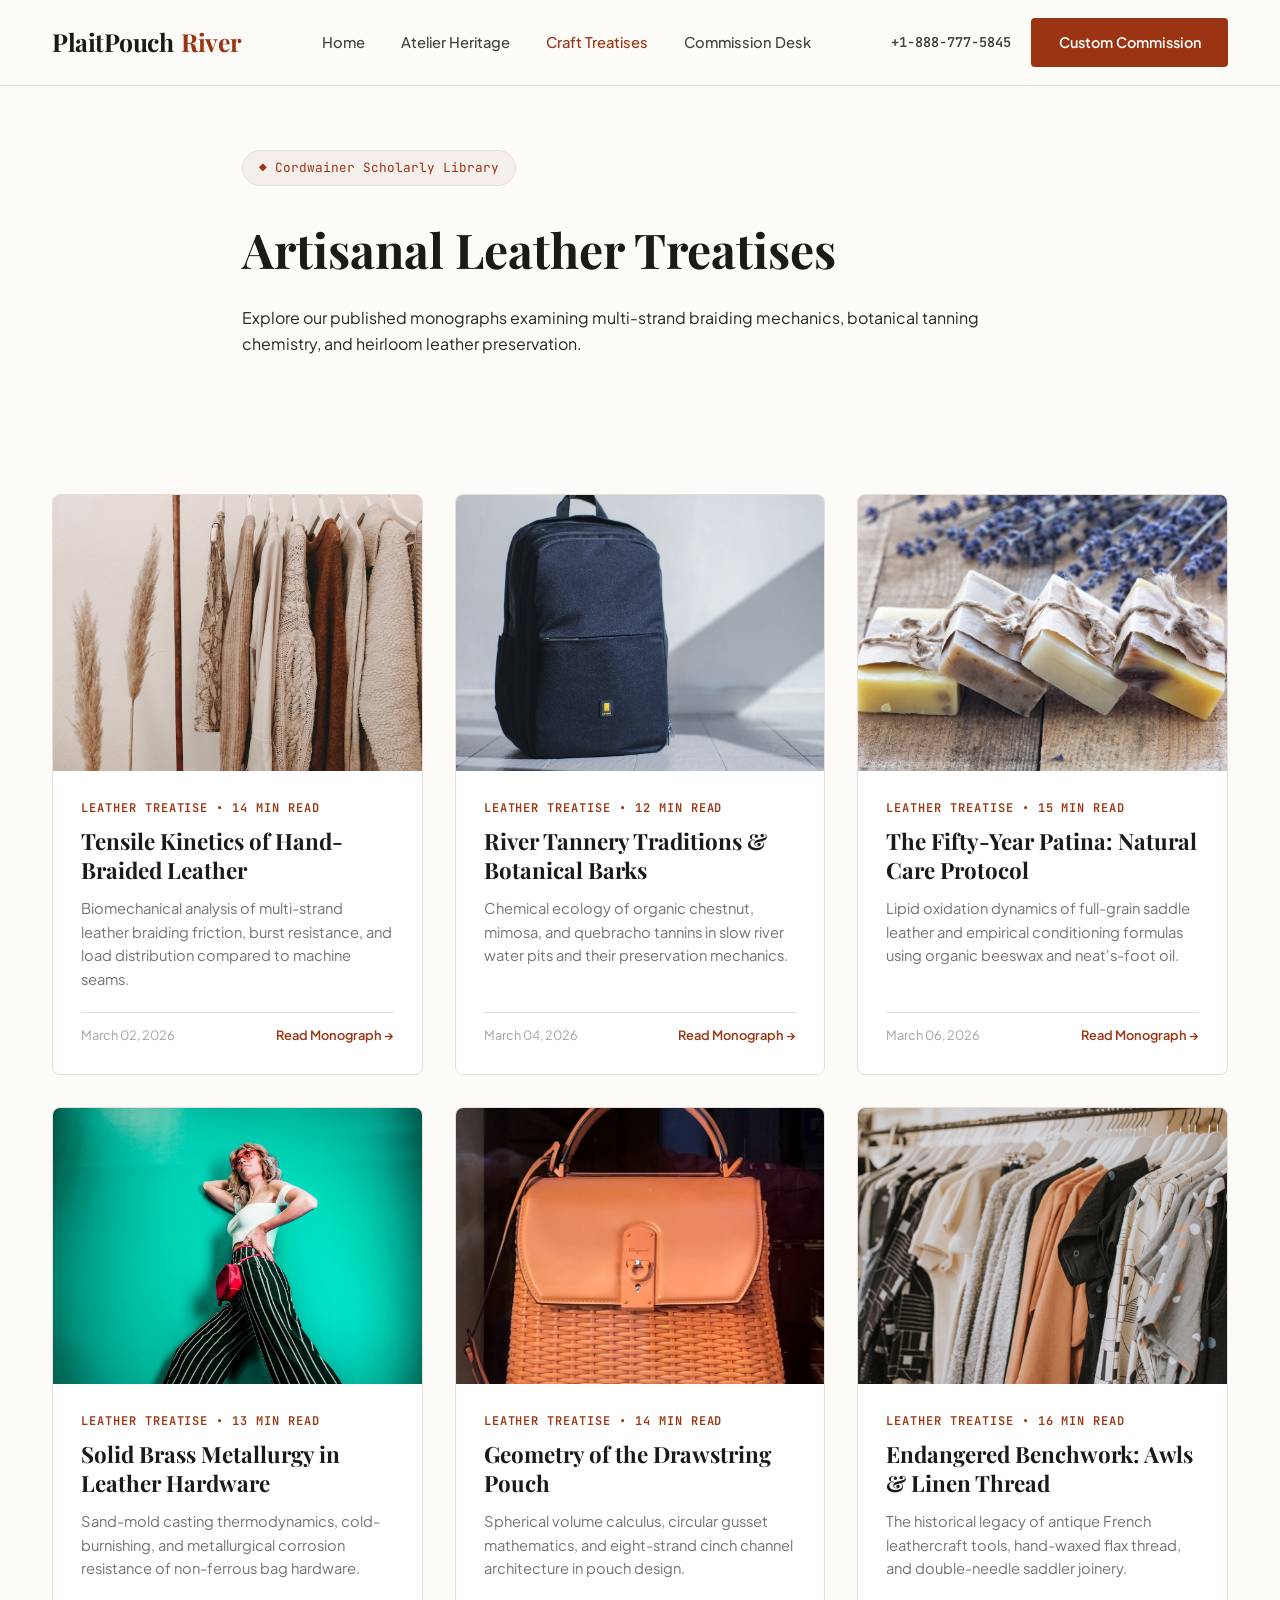
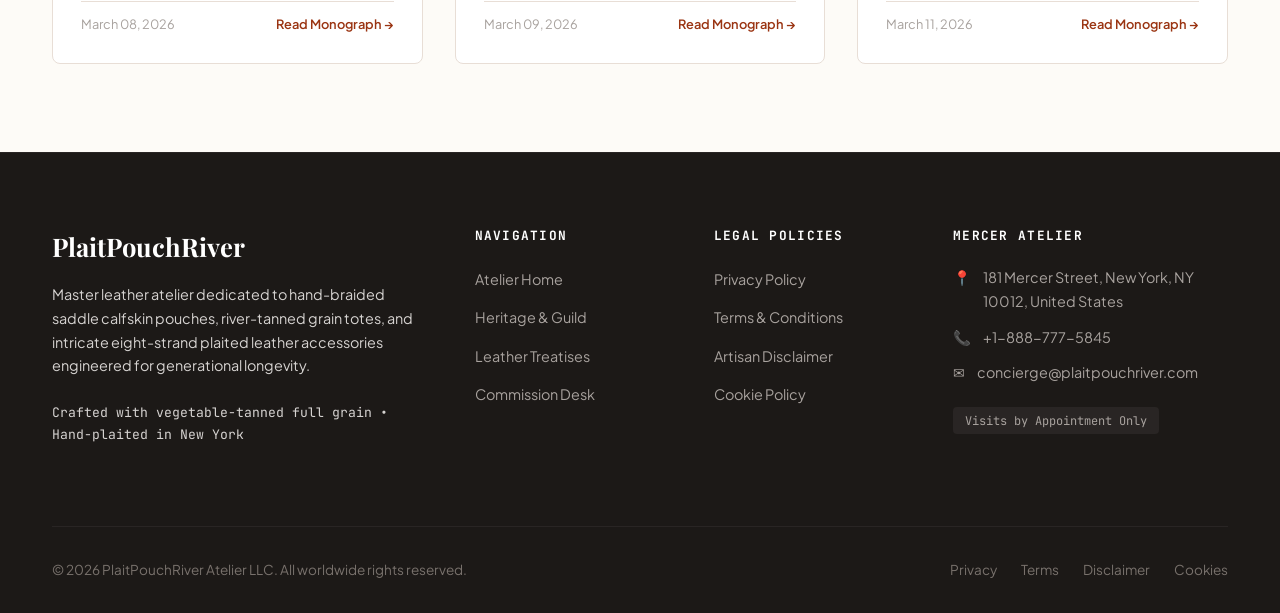
<file: blog/index.html>
<!DOCTYPE html>
<html lang="en">
<head>
  <meta charset="UTF-8">
  <meta name="viewport" content="width=device-width, initial-scale=1.0">
  <title>Artisanal Leather Treatises & Monographs | PlaitPouchRiver</title>
  <meta name="description" content="Scholarly treatises on hand-plaited leather kinetics, botanical vegetable tanning botany, solid brass sand-casting, and heirloom patina care.">
  <link rel="canonical" href="https://plaitpouchriver.com/blog/index.html">
  <link rel="preconnect" href="https://fonts.googleapis.com">
  <link rel="preconnect" href="https://fonts.gstatic.com" crossorigin>
  <link href="https://fonts.googleapis.com/css2?family=JetBrains+Mono:wght@400;500;600&family=Playfair+Display:ital,wght@0,500;0,600;0,700;1,600&family=Plus+Jakarta+Sans:wght@400;500;600;700&display=swap" rel="stylesheet">
  <!-- Google Analytics Tag G-0LY0HY7L01 -->
  <script async src="https://www.googletagmanager.com/gtag/js?id=G-0LY0HY7L01"></script>
  <script>
    window.dataLayer = window.dataLayer || [];
    function gtag(){dataLayer.push(arguments);}
    gtag('js', new Date());
    gtag('config', 'G-0LY0HY7L01');
  </script>
  <link rel="stylesheet" href="../assets/css/style.css">
</head>
<body>

<header class="site-header">
  <div class="header-inner">
    <a href="../index.php" class="brand-logo">
      PlaitPouch<span>River</span>
    </a>
    <ul class="nav-links">
      <li><a href="../index.php" class="">Home</a></li>
      <li><a href="../about.html" class="">Atelier Heritage</a></li>
      <li><a href="../blog.html" class="active">Craft Treatises</a></li>
      <li><a href="../contact.html" class="">Commission Desk</a></li>
    </ul>
    <div class="header-cta">
      <a href="tel:+18887775845" style="font-family:var(--font-mono);font-size:0.85rem;font-weight:600;color:var(--color-slate-700);">+1-888-777-5845</a>
      <a href="../contact.html" class="btn btn-primary">Custom Commission</a>
      <button class="mobile-toggle" id="mobile-toggle" aria-label="Toggle navigation menu">
        <span></span>
        <span></span>
        <span></span>
      </button>
    </div>
  </div>
</header>
<div class="mobile-drawer" id="mobile-drawer">
  <ul class="mobile-drawer-nav">
    <li><a href="../index.php">Home</a></li>
    <li><a href="../about.html">Atelier Heritage</a></li>
    <li><a href="../blog.html">Craft Treatises</a></li>
    <li><a href="../contact.html">Commission Desk</a></li>
    <li style="margin-top:2rem;padding-top:1.5rem;border-top:1px solid var(--color-border);">
      <p style="font-family:var(--font-mono);font-size:0.85rem;color:var(--color-slate-600);margin-bottom:0.5rem;">Direct Telephone:</p>
      <a href="tel:+18887775845" style="font-size:1.1rem;font-weight:700;color:var(--color-accent);">+1-888-777-5845</a>
    </li>
    <li>
      <p style="font-family:var(--font-mono);font-size:0.85rem;color:var(--color-slate-600);margin-bottom:0.5rem;">Atelier Gallery:</p>
      <p style="font-size:0.95rem;color:var(--color-slate-800);">181 Mercer Street, New York, NY 10012, United States</p>
    </li>
  </ul>
</div>

<section class="hero" style="padding:4rem 0 3rem;">
  <div class="container-narrow">
    <span class="hero-badge">&#9670; Cordwainer Scholarly Library</span>
    <h1 style="font-family:var(--font-serif);font-size:3rem;margin-bottom:1rem;color:var(--color-slate-900);">Artisanal Leather Treatises</h1>
    <p class="hero-lead">
      Explore our published monographs examining multi-strand braiding mechanics, botanical tanning chemistry, and heirloom leather preservation.
    </p>
  </div>
</section>

<section class="section">
  <div class="container">
    <div class="grid-3">
      
      <div class="card">
        <div class="card-img">
          <img src="../assets/images/artisan_saddle_stitching_pouch_seam.jpg" alt="Tensile Kinetics of Hand-Braided Leather" loading="lazy">
        </div>
        <div class="card-body">
          <span class="card-tag">Leather Treatise &bull; 14 Min Read</span>
          <h3 class="card-title"><a href="../blog/tensile-kinetics-hand-braided-leather-friction.html">Tensile Kinetics of Hand-Braided Leather</a></h3>
          <p class="card-desc">Biomechanical analysis of multi-strand leather braiding friction, burst resistance, and load distribution compared to machine seams.</p>
          <div style="margin-top:auto;border-top:1px solid var(--color-border);padding-top:0.75rem;display:flex;justify-content:space-between;align-items:center;font-size:0.8rem;color:var(--color-slate-500);">
            <span>March 02, 2026</span>
            <a href="../blog/tensile-kinetics-hand-braided-leather-friction.html" style="font-weight:600;color:var(--color-accent);">Read Monograph &rarr;</a>
          </div>
        </div>
      </div>

      <div class="card">
        <div class="card-img">
          <img src="../assets/images/botanical_vegetable_tanned_leather_hides.jpg" alt="River Tannery Traditions & Botanical Barks" loading="lazy">
        </div>
        <div class="card-body">
          <span class="card-tag">Leather Treatise &bull; 12 Min Read</span>
          <h3 class="card-title"><a href="../blog/river-tannery-traditions-botanical-chestnut-mimosa.html">River Tannery Traditions & Botanical Barks</a></h3>
          <p class="card-desc">Chemical ecology of organic chestnut, mimosa, and quebracho tannins in slow river water pits and their preservation mechanics.</p>
          <div style="margin-top:auto;border-top:1px solid var(--color-border);padding-top:0.75rem;display:flex;justify-content:space-between;align-items:center;font-size:0.8rem;color:var(--color-slate-500);">
            <span>March 04, 2026</span>
            <a href="../blog/river-tannery-traditions-botanical-chestnut-mimosa.html" style="font-weight:600;color:var(--color-accent);">Read Monograph &rarr;</a>
          </div>
        </div>
      </div>

      <div class="card">
        <div class="card-img">
          <img src="../assets/images/vegetable_tanned_patina_aging_vault.jpg" alt="The Fifty-Year Patina: Natural Care Protocol" loading="lazy">
        </div>
        <div class="card-body">
          <span class="card-tag">Leather Treatise &bull; 15 Min Read</span>
          <h3 class="card-title"><a href="../blog/the-fifty-year-patina-vegetable-tanned-heirloom-care.html">The Fifty-Year Patina: Natural Care Protocol</a></h3>
          <p class="card-desc">Lipid oxidation dynamics of full-grain saddle leather and empirical conditioning formulas using organic beeswax and neat's-foot oil.</p>
          <div style="margin-top:auto;border-top:1px solid var(--color-border);padding-top:0.75rem;display:flex;justify-content:space-between;align-items:center;font-size:0.8rem;color:var(--color-slate-500);">
            <span>March 06, 2026</span>
            <a href="../blog/the-fifty-year-patina-vegetable-tanned-heirloom-care.html" style="font-weight:600;color:var(--color-accent);">Read Monograph &rarr;</a>
          </div>
        </div>
      </div>

      <div class="card">
        <div class="card-img">
          <img src="../assets/images/brass_hardware_cinch_lock_mechanics.jpg" alt="Solid Brass Metallurgy in Leather Hardware" loading="lazy">
        </div>
        <div class="card-body">
          <span class="card-tag">Leather Treatise &bull; 13 Min Read</span>
          <h3 class="card-title"><a href="../blog/solid-brass-metallurgy-sand-casting-cinch-locks.html">Solid Brass Metallurgy in Leather Hardware</a></h3>
          <p class="card-desc">Sand-mold casting thermodynamics, cold-burnishing, and metallurgical corrosion resistance of non-ferrous bag hardware.</p>
          <div style="margin-top:auto;border-top:1px solid var(--color-border);padding-top:0.75rem;display:flex;justify-content:space-between;align-items:center;font-size:0.8rem;color:var(--color-slate-500);">
            <span>March 08, 2026</span>
            <a href="../blog/solid-brass-metallurgy-sand-casting-cinch-locks.html" style="font-weight:600;color:var(--color-accent);">Read Monograph &rarr;</a>
          </div>
        </div>
      </div>

      <div class="card">
        <div class="card-img">
          <img src="../assets/images/woven_leather_evening_pouch.jpg" alt="Geometry of the Drawstring Pouch" loading="lazy">
        </div>
        <div class="card-body">
          <span class="card-tag">Leather Treatise &bull; 14 Min Read</span>
          <h3 class="card-title"><a href="../blog/geometry-of-the-drawstring-pouch-circular-gussets.html">Geometry of the Drawstring Pouch</a></h3>
          <p class="card-desc">Spherical volume calculus, circular gusset mathematics, and eight-strand cinch channel architecture in pouch design.</p>
          <div style="margin-top:auto;border-top:1px solid var(--color-border);padding-top:0.75rem;display:flex;justify-content:space-between;align-items:center;font-size:0.8rem;color:var(--color-slate-500);">
            <span>March 09, 2026</span>
            <a href="../blog/geometry-of-the-drawstring-pouch-circular-gussets.html" style="font-weight:600;color:var(--color-accent);">Read Monograph &rarr;</a>
          </div>
        </div>
      </div>

      <div class="card">
        <div class="card-img">
          <img src="../assets/images/vintage_leather_tools_and_awls_bench.jpg" alt="Endangered Benchwork: Awls & Linen Thread" loading="lazy">
        </div>
        <div class="card-body">
          <span class="card-tag">Leather Treatise &bull; 16 Min Read</span>
          <h3 class="card-title"><a href="../blog/endangered-benchwork-hand-awls-linen-thread.html">Endangered Benchwork: Awls & Linen Thread</a></h3>
          <p class="card-desc">The historical legacy of antique French leathercraft tools, hand-waxed flax thread, and double-needle saddler joinery.</p>
          <div style="margin-top:auto;border-top:1px solid var(--color-border);padding-top:0.75rem;display:flex;justify-content:space-between;align-items:center;font-size:0.8rem;color:var(--color-slate-500);">
            <span>March 11, 2026</span>
            <a href="../blog/endangered-benchwork-hand-awls-linen-thread.html" style="font-weight:600;color:var(--color-accent);">Read Monograph &rarr;</a>
          </div>
        </div>
      </div>

    </div>
  </div>
</section>

<footer class="site-footer">
  <div class="container">
    <div class="footer-grid">
      <div class="footer-brand">
        <h3>PlaitPouchRiver</h3>
        <p>
          Master leather atelier dedicated to hand-braided saddle calfskin pouches, river-tanned grain totes, and intricate eight-strand plaited leather accessories engineered for generational longevity.
        </p>
        <p style="font-family:var(--font-mono);font-size:0.82rem;color:var(--color-slate-400);">
          Crafted with vegetable-tanned full grain &bull; Hand-plaited in New York
        </p>
      </div>
      <div class="footer-col">
        <h4>Navigation</h4>
        <ul>
          <li><a href="../index.php">Atelier Home</a></li>
          <li><a href="../about.html">Heritage &amp; Guild</a></li>
          <li><a href="../blog.html">Leather Treatises</a></li>
          <li><a href="../contact.html">Commission Desk</a></li>
        </ul>
      </div>
      <div class="footer-col">
        <h4>Legal Policies</h4>
        <ul>
          <li><a href="../privacy-policy.html">Privacy Policy</a></li>
          <li><a href="../terms-and-conditions.html">Terms &amp; Conditions</a></li>
          <li><a href="../disclaimer.html">Artisan Disclaimer</a></li>
          <li><a href="../cookie-policy.html">Cookie Policy</a></li>
        </ul>
      </div>
      <div class="footer-col">
        <h4>Mercer Atelier</h4>
        <div class="footer-contact-item">
          <span>&#128205;</span>
          <span>181 Mercer Street, New York, NY 10012, United States</span>
        </div>
        <div class="footer-contact-item">
          <span>&#128222;</span>
          <span><a href="tel:+18887775845">+1-888-777-5845</a></span>
        </div>
        <div class="footer-contact-item">
          <span>&#9993;</span>
          <span>concierge@plaitpouchriver.com</span>
        </div>
        <div style="margin-top:1.25rem;">
          <span style="font-family:var(--font-mono);font-size:0.75rem;background:#292524;padding:0.35rem 0.75rem;border-radius:var(--radius-sm);color:#A8A29E;">
            Visits by Appointment Only
          </span>
        </div>
      </div>
    </div>
    <div class="footer-bottom">
      <div>&copy; 2026 PlaitPouchRiver Atelier LLC. All worldwide rights reserved.</div>
      <div style="display:flex;gap:1.5rem;">
        <a href="../privacy-policy.html">Privacy</a>
        <a href="../terms-and-conditions.html">Terms</a>
        <a href="../disclaimer.html">Disclaimer</a>
        <a href="../cookie-policy.html">Cookies</a>
      </div>
    </div>
  </div>
</footer>
<script src="../assets/js/main.js"></script>
</body>
</html>
</file>
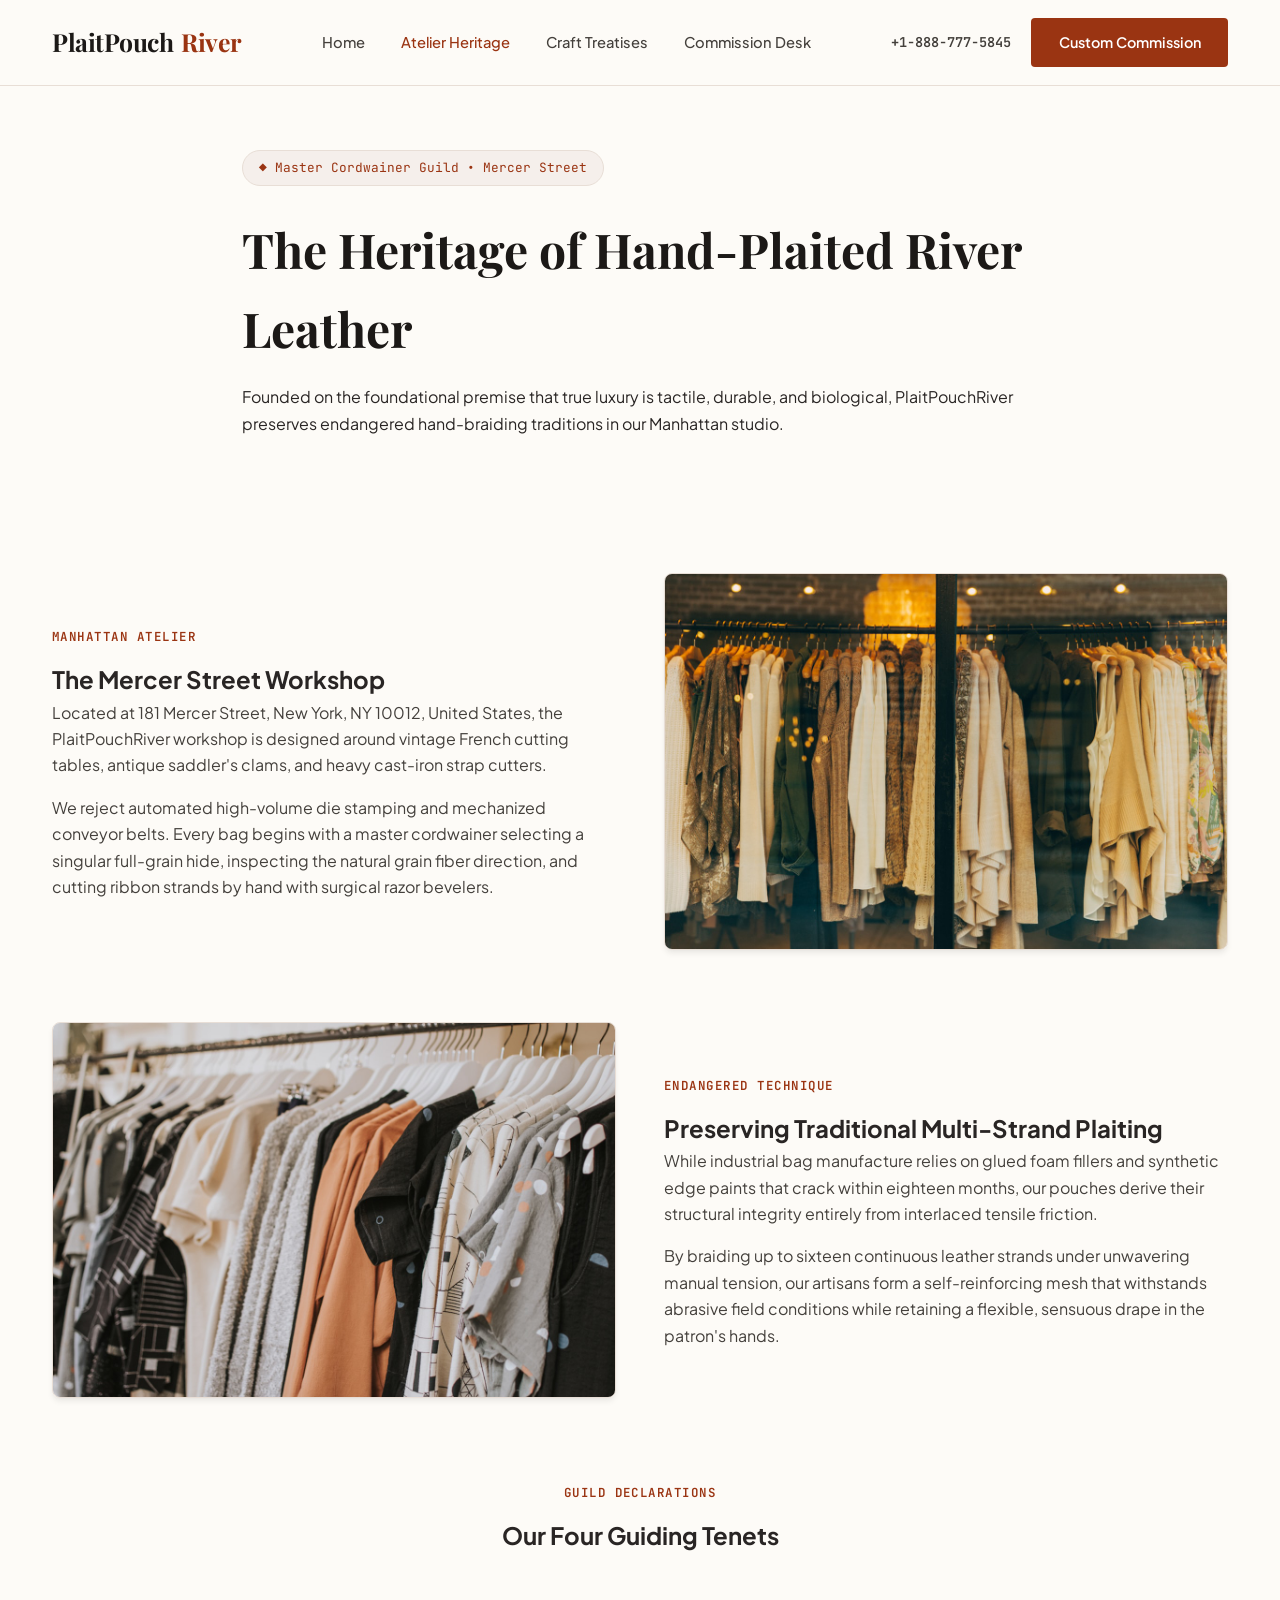
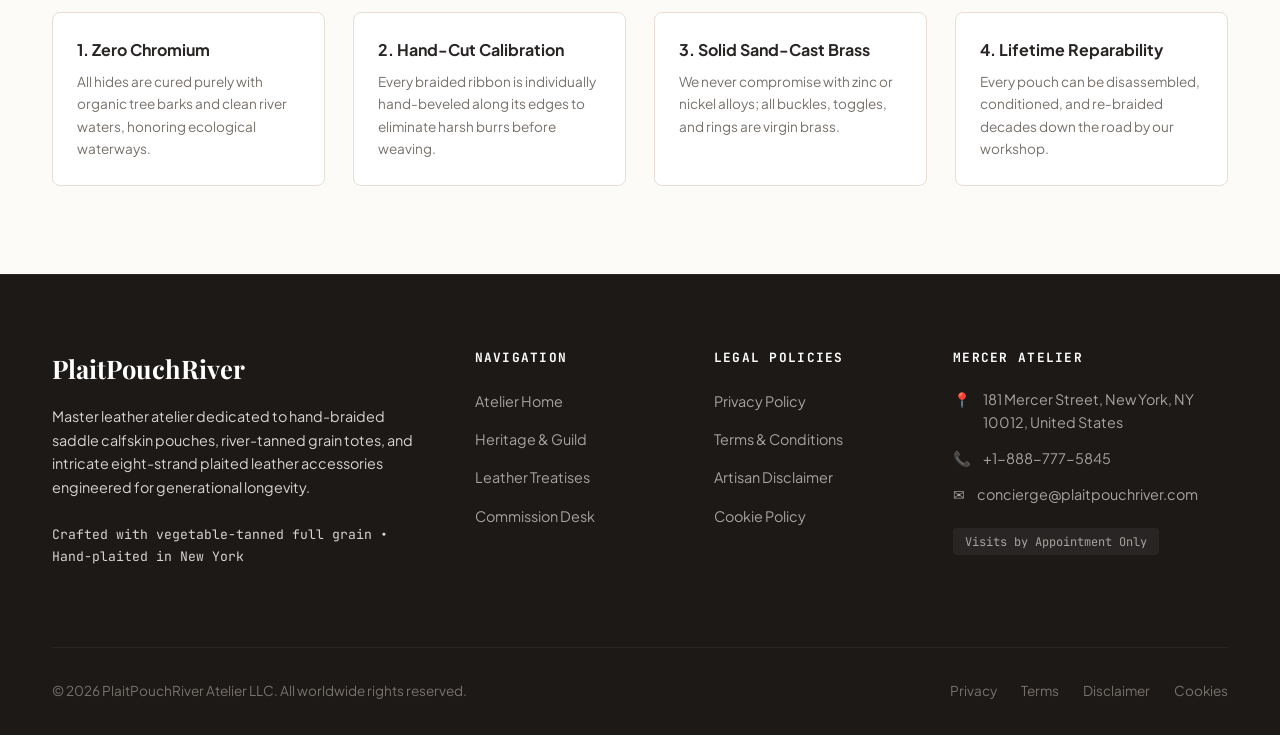
<file: about.html>
<!DOCTYPE html>
<html lang="en">
<head>
  <meta charset="UTF-8">
  <meta name="viewport" content="width=device-width, initial-scale=1.0">
  <title>Heritage & Guild Tradition | PlaitPouchRiver Atelier</title>
  <meta name="description" content="Discover the history, botanical river tanning heritage, and master plaiting benchwork behind PlaitPouchRiver at 181 Mercer Street, New York.">
  <link rel="canonical" href="https://plaitpouchriver.com/about.html">
  <link rel="preconnect" href="https://fonts.googleapis.com">
  <link rel="preconnect" href="https://fonts.gstatic.com" crossorigin>
  <link href="https://fonts.googleapis.com/css2?family=JetBrains+Mono:wght@400;500;600&family=Playfair+Display:ital,wght@0,500;0,600;0,700;1,600&family=Plus+Jakarta+Sans:wght@400;500;600;700&display=swap" rel="stylesheet">
  <!-- Google Analytics Tag G-0LY0HY7L01 -->
  <script async src="https://www.googletagmanager.com/gtag/js?id=G-0LY0HY7L01"></script>
  <script>
    window.dataLayer = window.dataLayer || [];
    function gtag(){dataLayer.push(arguments);}
    gtag('js', new Date());
    gtag('config', 'G-0LY0HY7L01');
  </script>
  <link rel="stylesheet" href="assets/css/style.css">
</head>
<body>

<header class="site-header">
  <div class="header-inner">
    <a href="index.php" class="brand-logo">
      PlaitPouch<span>River</span>
    </a>
    <ul class="nav-links">
      <li><a href="index.php" class="">Home</a></li>
      <li><a href="about.html" class="active">Atelier Heritage</a></li>
      <li><a href="blog.html" class="">Craft Treatises</a></li>
      <li><a href="contact.html" class="">Commission Desk</a></li>
    </ul>
    <div class="header-cta">
      <a href="tel:+18887775845" style="font-family:var(--font-mono);font-size:0.85rem;font-weight:600;color:var(--color-slate-700);">+1-888-777-5845</a>
      <a href="contact.html" class="btn btn-primary">Custom Commission</a>
      <button class="mobile-toggle" id="mobile-toggle" aria-label="Toggle navigation menu">
        <span></span>
        <span></span>
        <span></span>
      </button>
    </div>
  </div>
</header>
<div class="mobile-drawer" id="mobile-drawer">
  <ul class="mobile-drawer-nav">
    <li><a href="index.php">Home</a></li>
    <li><a href="about.html">Atelier Heritage</a></li>
    <li><a href="blog.html">Craft Treatises</a></li>
    <li><a href="contact.html">Commission Desk</a></li>
    <li style="margin-top:2rem;padding-top:1.5rem;border-top:1px solid var(--color-border);">
      <p style="font-family:var(--font-mono);font-size:0.85rem;color:var(--color-slate-600);margin-bottom:0.5rem;">Direct Telephone:</p>
      <a href="tel:+18887775845" style="font-size:1.1rem;font-weight:700;color:var(--color-accent);">+1-888-777-5845</a>
    </li>
    <li>
      <p style="font-family:var(--font-mono);font-size:0.85rem;color:var(--color-slate-600);margin-bottom:0.5rem;">Atelier Gallery:</p>
      <p style="font-size:0.95rem;color:var(--color-slate-800);">181 Mercer Street, New York, NY 10012, United States</p>
    </li>
  </ul>
</div>

<section class="hero" style="padding:4rem 0 3rem;">
  <div class="container-narrow">
    <span class="hero-badge">&#9670; Master Cordwainer Guild &bull; Mercer Street</span>
    <h1 style="font-family:var(--font-serif);font-size:3rem;margin-bottom:1rem;color:var(--color-slate-900);">The Heritage of Hand-Plaited River Leather</h1>
    <p class="hero-lead">
      Founded on the foundational premise that true luxury is tactile, durable, and biological, PlaitPouchRiver preserves endangered hand-braiding traditions in our Manhattan studio.
    </p>
  </div>
</section>

<section class="section">
  <div class="container">
    <div class="grid-2" style="align-items:center;margin-bottom:4.5rem;">
      <div>
        <span class="section-tag">Manhattan Atelier</span>
        <h2>The Mercer Street Workshop</h2>
        <p style="margin-bottom:1rem;color:var(--color-slate-700);">
          Located at 181 Mercer Street, New York, NY 10012, United States, the PlaitPouchRiver workshop is designed around vintage French cutting tables, antique saddler's clams, and heavy cast-iron strap cutters.
        </p>
        <p style="color:var(--color-slate-700);">
          We reject automated high-volume die stamping and mechanized conveyor belts. Every bag begins with a master cordwainer selecting a singular full-grain hide, inspecting the natural grain fiber direction, and cutting ribbon strands by hand with surgical razor bevelers.
        </p>
      </div>
      <div>
        <img src="assets/images/mercer_leather_gallery_showroom.jpg" alt="Mercer leather gallery showroom" style="border-radius:var(--radius-md);border:1px solid var(--color-border);box-shadow:var(--shadow-md);">
      </div>
    </div>

    <div class="grid-2" style="align-items:center;margin-bottom:4.5rem;">
      <div>
        <img src="assets/images/vintage_leather_tools_and_awls_bench.jpg" alt="Vintage leather tools and awls bench" style="border-radius:var(--radius-md);border:1px solid var(--color-border);box-shadow:var(--shadow-md);">
      </div>
      <div>
        <span class="section-tag">Endangered Technique</span>
        <h2>Preserving Traditional Multi-Strand Plaiting</h2>
        <p style="margin-bottom:1rem;color:var(--color-slate-700);">
          While industrial bag manufacture relies on glued foam fillers and synthetic edge paints that crack within eighteen months, our pouches derive their structural integrity entirely from interlaced tensile friction.
        </p>
        <p style="color:var(--color-slate-700);">
          By braiding up to sixteen continuous leather strands under unwavering manual tension, our artisans form a self-reinforcing mesh that withstands abrasive field conditions while retaining a flexible, sensuous drape in the patron's hands.
        </p>
      </div>
    </div>

    <div class="section-header" style="margin-top:5rem;">
      <span class="section-tag">Guild Declarations</span>
      <h2>Our Four Guiding Tenets</h2>
    </div>
    <div class="grid-4">
      <div style="padding:1.5rem;background:var(--color-surface);border:1px solid var(--color-border);border-radius:var(--radius-md);">
        <h4>1. Zero Chromium</h4>
        <p style="font-size:0.85rem;color:var(--color-slate-600);margin:0.5rem 0 0;">
          All hides are cured purely with organic tree barks and clean river waters, honoring ecological waterways.
        </p>
      </div>
      <div style="padding:1.5rem;background:var(--color-surface);border:1px solid var(--color-border);border-radius:var(--radius-md);">
        <h4>2. Hand-Cut Calibration</h4>
        <p style="font-size:0.85rem;color:var(--color-slate-600);margin:0.5rem 0 0;">
          Every braided ribbon is individually hand-beveled along its edges to eliminate harsh burrs before weaving.
        </p>
      </div>
      <div style="padding:1.5rem;background:var(--color-surface);border:1px solid var(--color-border);border-radius:var(--radius-md);">
        <h4>3. Solid Sand-Cast Brass</h4>
        <p style="font-size:0.85rem;color:var(--color-slate-600);margin:0.5rem 0 0;">
          We never compromise with zinc or nickel alloys; all buckles, toggles, and rings are virgin brass.
        </p>
      </div>
      <div style="padding:1.5rem;background:var(--color-surface);border:1px solid var(--color-border);border-radius:var(--radius-md);">
        <h4>4. Lifetime Reparability</h4>
        <p style="font-size:0.85rem;color:var(--color-slate-600);margin:0.5rem 0 0;">
          Every pouch can be disassembled, conditioned, and re-braided decades down the road by our workshop.
        </p>
      </div>
    </div>
  </div>
</section>

<footer class="site-footer">
  <div class="container">
    <div class="footer-grid">
      <div class="footer-brand">
        <h3>PlaitPouchRiver</h3>
        <p>
          Master leather atelier dedicated to hand-braided saddle calfskin pouches, river-tanned grain totes, and intricate eight-strand plaited leather accessories engineered for generational longevity.
        </p>
        <p style="font-family:var(--font-mono);font-size:0.82rem;color:var(--color-slate-400);">
          Crafted with vegetable-tanned full grain &bull; Hand-plaited in New York
        </p>
      </div>
      <div class="footer-col">
        <h4>Navigation</h4>
        <ul>
          <li><a href="index.php">Atelier Home</a></li>
          <li><a href="about.html">Heritage &amp; Guild</a></li>
          <li><a href="blog.html">Leather Treatises</a></li>
          <li><a href="contact.html">Commission Desk</a></li>
        </ul>
      </div>
      <div class="footer-col">
        <h4>Legal Policies</h4>
        <ul>
          <li><a href="privacy-policy.html">Privacy Policy</a></li>
          <li><a href="terms-and-conditions.html">Terms &amp; Conditions</a></li>
          <li><a href="disclaimer.html">Artisan Disclaimer</a></li>
          <li><a href="cookie-policy.html">Cookie Policy</a></li>
        </ul>
      </div>
      <div class="footer-col">
        <h4>Mercer Atelier</h4>
        <div class="footer-contact-item">
          <span>&#128205;</span>
          <span>181 Mercer Street, New York, NY 10012, United States</span>
        </div>
        <div class="footer-contact-item">
          <span>&#128222;</span>
          <span><a href="tel:+18887775845">+1-888-777-5845</a></span>
        </div>
        <div class="footer-contact-item">
          <span>&#9993;</span>
          <span>concierge@plaitpouchriver.com</span>
        </div>
        <div style="margin-top:1.25rem;">
          <span style="font-family:var(--font-mono);font-size:0.75rem;background:#292524;padding:0.35rem 0.75rem;border-radius:var(--radius-sm);color:#A8A29E;">
            Visits by Appointment Only
          </span>
        </div>
      </div>
    </div>
    <div class="footer-bottom">
      <div>&copy; 2026 PlaitPouchRiver Atelier LLC. All worldwide rights reserved.</div>
      <div style="display:flex;gap:1.5rem;">
        <a href="privacy-policy.html">Privacy</a>
        <a href="terms-and-conditions.html">Terms</a>
        <a href="disclaimer.html">Disclaimer</a>
        <a href="cookie-policy.html">Cookies</a>
      </div>
    </div>
  </div>
</footer>
<script src="assets/js/main.js"></script>
</body>
</html>
</file>
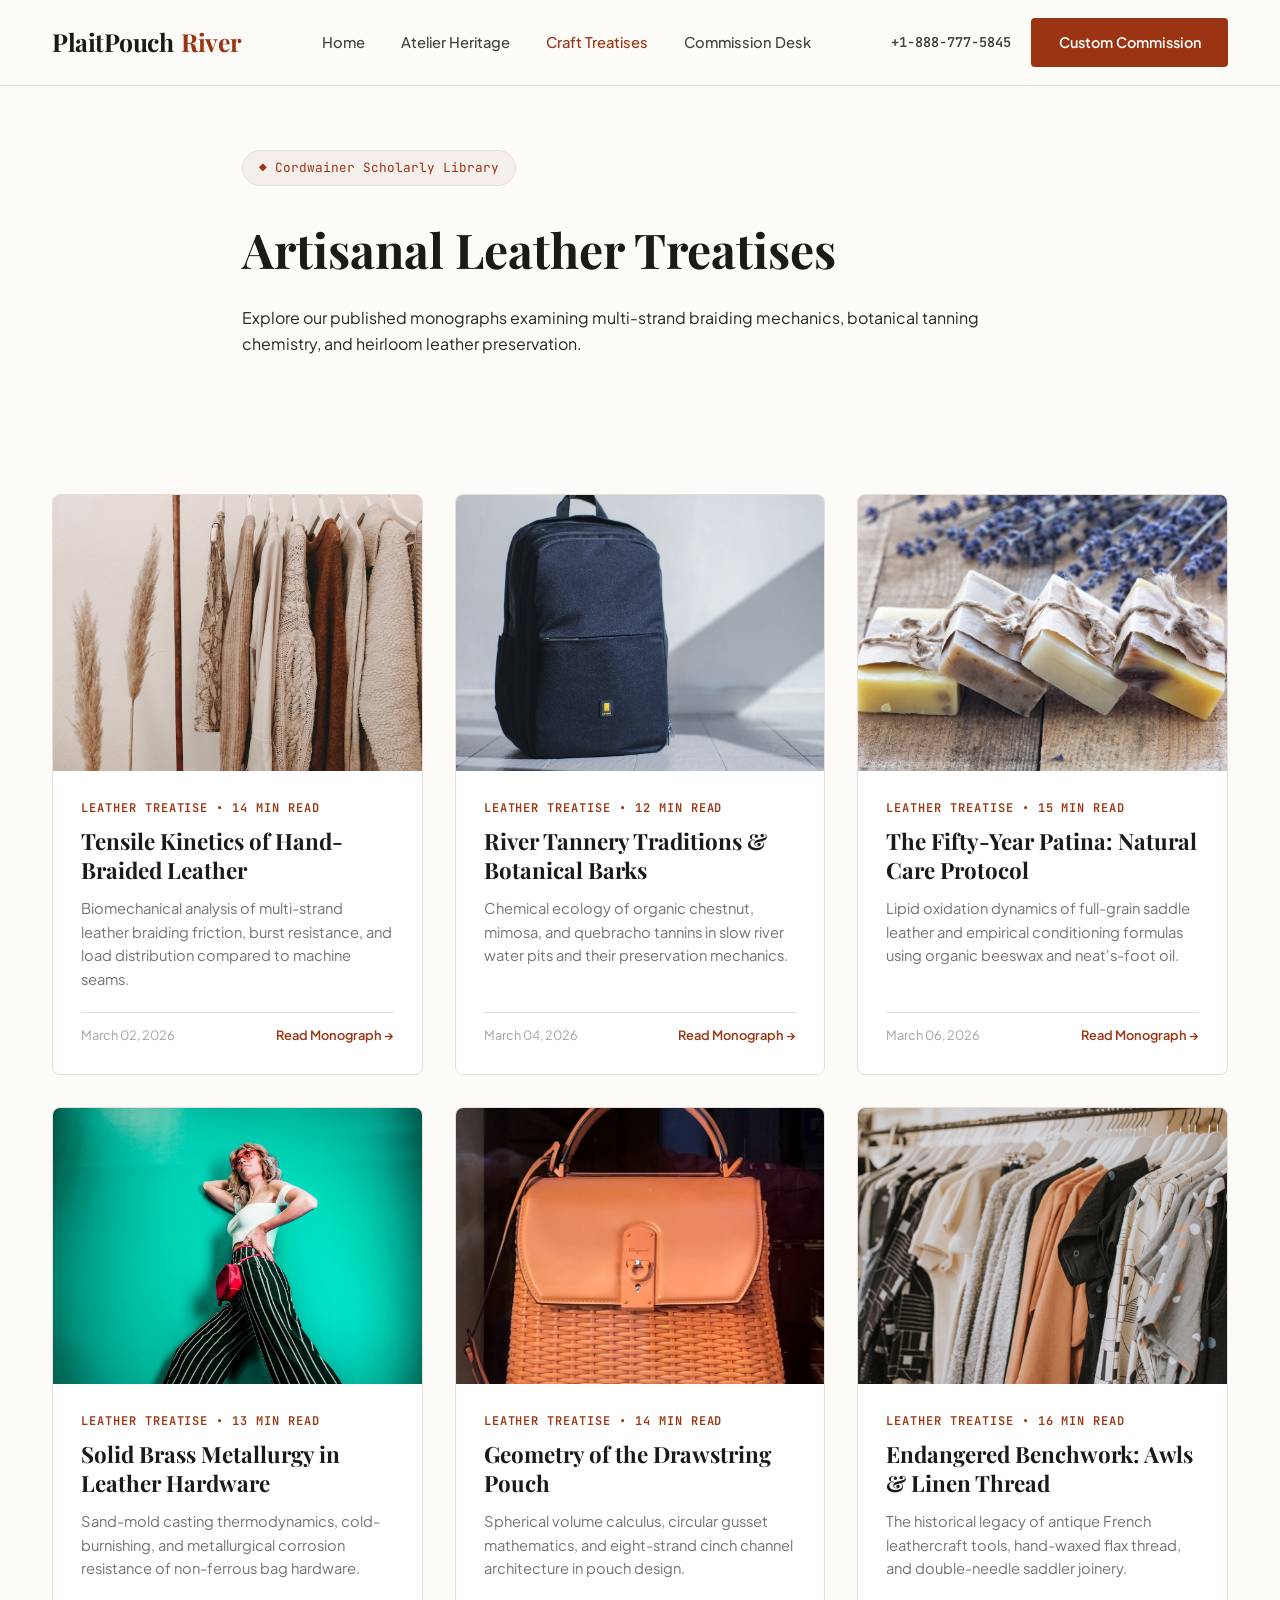
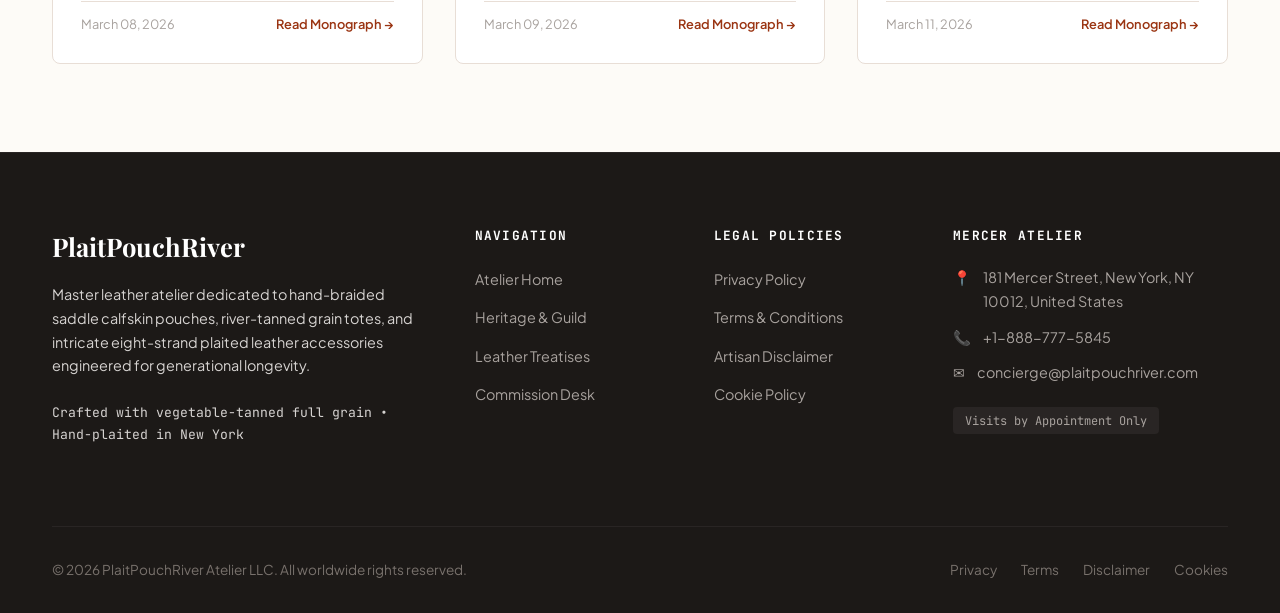
<file: blog.html>
<!DOCTYPE html>
<html lang="en">
<head>
  <meta charset="UTF-8">
  <meta name="viewport" content="width=device-width, initial-scale=1.0">
  <title>Artisanal Leather Treatises & Monographs | PlaitPouchRiver</title>
  <meta name="description" content="Scholarly treatises on hand-plaited leather kinetics, botanical vegetable tanning botany, solid brass sand-casting, and heirloom patina care.">
  <link rel="canonical" href="https://plaitpouchriver.com/blog.html">
  <link rel="preconnect" href="https://fonts.googleapis.com">
  <link rel="preconnect" href="https://fonts.gstatic.com" crossorigin>
  <link href="https://fonts.googleapis.com/css2?family=JetBrains+Mono:wght@400;500;600&family=Playfair+Display:ital,wght@0,500;0,600;0,700;1,600&family=Plus+Jakarta+Sans:wght@400;500;600;700&display=swap" rel="stylesheet">
  <!-- Google Analytics Tag G-0LY0HY7L01 -->
  <script async src="https://www.googletagmanager.com/gtag/js?id=G-0LY0HY7L01"></script>
  <script>
    window.dataLayer = window.dataLayer || [];
    function gtag(){dataLayer.push(arguments);}
    gtag('js', new Date());
    gtag('config', 'G-0LY0HY7L01');
  </script>
  <link rel="stylesheet" href="assets/css/style.css">
</head>
<body>

<header class="site-header">
  <div class="header-inner">
    <a href="index.php" class="brand-logo">
      PlaitPouch<span>River</span>
    </a>
    <ul class="nav-links">
      <li><a href="index.php" class="">Home</a></li>
      <li><a href="about.html" class="">Atelier Heritage</a></li>
      <li><a href="blog.html" class="active">Craft Treatises</a></li>
      <li><a href="contact.html" class="">Commission Desk</a></li>
    </ul>
    <div class="header-cta">
      <a href="tel:+18887775845" style="font-family:var(--font-mono);font-size:0.85rem;font-weight:600;color:var(--color-slate-700);">+1-888-777-5845</a>
      <a href="contact.html" class="btn btn-primary">Custom Commission</a>
      <button class="mobile-toggle" id="mobile-toggle" aria-label="Toggle navigation menu">
        <span></span>
        <span></span>
        <span></span>
      </button>
    </div>
  </div>
</header>
<div class="mobile-drawer" id="mobile-drawer">
  <ul class="mobile-drawer-nav">
    <li><a href="index.php">Home</a></li>
    <li><a href="about.html">Atelier Heritage</a></li>
    <li><a href="blog.html">Craft Treatises</a></li>
    <li><a href="contact.html">Commission Desk</a></li>
    <li style="margin-top:2rem;padding-top:1.5rem;border-top:1px solid var(--color-border);">
      <p style="font-family:var(--font-mono);font-size:0.85rem;color:var(--color-slate-600);margin-bottom:0.5rem;">Direct Telephone:</p>
      <a href="tel:+18887775845" style="font-size:1.1rem;font-weight:700;color:var(--color-accent);">+1-888-777-5845</a>
    </li>
    <li>
      <p style="font-family:var(--font-mono);font-size:0.85rem;color:var(--color-slate-600);margin-bottom:0.5rem;">Atelier Gallery:</p>
      <p style="font-size:0.95rem;color:var(--color-slate-800);">181 Mercer Street, New York, NY 10012, United States</p>
    </li>
  </ul>
</div>

<section class="hero" style="padding:4rem 0 3rem;">
  <div class="container-narrow">
    <span class="hero-badge">&#9670; Cordwainer Scholarly Library</span>
    <h1 style="font-family:var(--font-serif);font-size:3rem;margin-bottom:1rem;color:var(--color-slate-900);">Artisanal Leather Treatises</h1>
    <p class="hero-lead">
      Explore our published monographs examining multi-strand braiding mechanics, botanical tanning chemistry, and heirloom leather preservation.
    </p>
  </div>
</section>

<section class="section">
  <div class="container">
    <div class="grid-3">
      
      <div class="card">
        <div class="card-img">
          <img src="assets/images/artisan_saddle_stitching_pouch_seam.jpg" alt="Tensile Kinetics of Hand-Braided Leather" loading="lazy">
        </div>
        <div class="card-body">
          <span class="card-tag">Leather Treatise &bull; 14 Min Read</span>
          <h3 class="card-title"><a href="blog/tensile-kinetics-hand-braided-leather-friction.html">Tensile Kinetics of Hand-Braided Leather</a></h3>
          <p class="card-desc">Biomechanical analysis of multi-strand leather braiding friction, burst resistance, and load distribution compared to machine seams.</p>
          <div style="margin-top:auto;border-top:1px solid var(--color-border);padding-top:0.75rem;display:flex;justify-content:space-between;align-items:center;font-size:0.8rem;color:var(--color-slate-500);">
            <span>March 02, 2026</span>
            <a href="blog/tensile-kinetics-hand-braided-leather-friction.html" style="font-weight:600;color:var(--color-accent);">Read Monograph &rarr;</a>
          </div>
        </div>
      </div>

      <div class="card">
        <div class="card-img">
          <img src="assets/images/botanical_vegetable_tanned_leather_hides.jpg" alt="River Tannery Traditions & Botanical Barks" loading="lazy">
        </div>
        <div class="card-body">
          <span class="card-tag">Leather Treatise &bull; 12 Min Read</span>
          <h3 class="card-title"><a href="blog/river-tannery-traditions-botanical-chestnut-mimosa.html">River Tannery Traditions & Botanical Barks</a></h3>
          <p class="card-desc">Chemical ecology of organic chestnut, mimosa, and quebracho tannins in slow river water pits and their preservation mechanics.</p>
          <div style="margin-top:auto;border-top:1px solid var(--color-border);padding-top:0.75rem;display:flex;justify-content:space-between;align-items:center;font-size:0.8rem;color:var(--color-slate-500);">
            <span>March 04, 2026</span>
            <a href="blog/river-tannery-traditions-botanical-chestnut-mimosa.html" style="font-weight:600;color:var(--color-accent);">Read Monograph &rarr;</a>
          </div>
        </div>
      </div>

      <div class="card">
        <div class="card-img">
          <img src="assets/images/vegetable_tanned_patina_aging_vault.jpg" alt="The Fifty-Year Patina: Natural Care Protocol" loading="lazy">
        </div>
        <div class="card-body">
          <span class="card-tag">Leather Treatise &bull; 15 Min Read</span>
          <h3 class="card-title"><a href="blog/the-fifty-year-patina-vegetable-tanned-heirloom-care.html">The Fifty-Year Patina: Natural Care Protocol</a></h3>
          <p class="card-desc">Lipid oxidation dynamics of full-grain saddle leather and empirical conditioning formulas using organic beeswax and neat's-foot oil.</p>
          <div style="margin-top:auto;border-top:1px solid var(--color-border);padding-top:0.75rem;display:flex;justify-content:space-between;align-items:center;font-size:0.8rem;color:var(--color-slate-500);">
            <span>March 06, 2026</span>
            <a href="blog/the-fifty-year-patina-vegetable-tanned-heirloom-care.html" style="font-weight:600;color:var(--color-accent);">Read Monograph &rarr;</a>
          </div>
        </div>
      </div>

      <div class="card">
        <div class="card-img">
          <img src="assets/images/brass_hardware_cinch_lock_mechanics.jpg" alt="Solid Brass Metallurgy in Leather Hardware" loading="lazy">
        </div>
        <div class="card-body">
          <span class="card-tag">Leather Treatise &bull; 13 Min Read</span>
          <h3 class="card-title"><a href="blog/solid-brass-metallurgy-sand-casting-cinch-locks.html">Solid Brass Metallurgy in Leather Hardware</a></h3>
          <p class="card-desc">Sand-mold casting thermodynamics, cold-burnishing, and metallurgical corrosion resistance of non-ferrous bag hardware.</p>
          <div style="margin-top:auto;border-top:1px solid var(--color-border);padding-top:0.75rem;display:flex;justify-content:space-between;align-items:center;font-size:0.8rem;color:var(--color-slate-500);">
            <span>March 08, 2026</span>
            <a href="blog/solid-brass-metallurgy-sand-casting-cinch-locks.html" style="font-weight:600;color:var(--color-accent);">Read Monograph &rarr;</a>
          </div>
        </div>
      </div>

      <div class="card">
        <div class="card-img">
          <img src="assets/images/woven_leather_evening_pouch.jpg" alt="Geometry of the Drawstring Pouch" loading="lazy">
        </div>
        <div class="card-body">
          <span class="card-tag">Leather Treatise &bull; 14 Min Read</span>
          <h3 class="card-title"><a href="blog/geometry-of-the-drawstring-pouch-circular-gussets.html">Geometry of the Drawstring Pouch</a></h3>
          <p class="card-desc">Spherical volume calculus, circular gusset mathematics, and eight-strand cinch channel architecture in pouch design.</p>
          <div style="margin-top:auto;border-top:1px solid var(--color-border);padding-top:0.75rem;display:flex;justify-content:space-between;align-items:center;font-size:0.8rem;color:var(--color-slate-500);">
            <span>March 09, 2026</span>
            <a href="blog/geometry-of-the-drawstring-pouch-circular-gussets.html" style="font-weight:600;color:var(--color-accent);">Read Monograph &rarr;</a>
          </div>
        </div>
      </div>

      <div class="card">
        <div class="card-img">
          <img src="assets/images/vintage_leather_tools_and_awls_bench.jpg" alt="Endangered Benchwork: Awls & Linen Thread" loading="lazy">
        </div>
        <div class="card-body">
          <span class="card-tag">Leather Treatise &bull; 16 Min Read</span>
          <h3 class="card-title"><a href="blog/endangered-benchwork-hand-awls-linen-thread.html">Endangered Benchwork: Awls & Linen Thread</a></h3>
          <p class="card-desc">The historical legacy of antique French leathercraft tools, hand-waxed flax thread, and double-needle saddler joinery.</p>
          <div style="margin-top:auto;border-top:1px solid var(--color-border);padding-top:0.75rem;display:flex;justify-content:space-between;align-items:center;font-size:0.8rem;color:var(--color-slate-500);">
            <span>March 11, 2026</span>
            <a href="blog/endangered-benchwork-hand-awls-linen-thread.html" style="font-weight:600;color:var(--color-accent);">Read Monograph &rarr;</a>
          </div>
        </div>
      </div>

    </div>
  </div>
</section>

<footer class="site-footer">
  <div class="container">
    <div class="footer-grid">
      <div class="footer-brand">
        <h3>PlaitPouchRiver</h3>
        <p>
          Master leather atelier dedicated to hand-braided saddle calfskin pouches, river-tanned grain totes, and intricate eight-strand plaited leather accessories engineered for generational longevity.
        </p>
        <p style="font-family:var(--font-mono);font-size:0.82rem;color:var(--color-slate-400);">
          Crafted with vegetable-tanned full grain &bull; Hand-plaited in New York
        </p>
      </div>
      <div class="footer-col">
        <h4>Navigation</h4>
        <ul>
          <li><a href="index.php">Atelier Home</a></li>
          <li><a href="about.html">Heritage &amp; Guild</a></li>
          <li><a href="blog.html">Leather Treatises</a></li>
          <li><a href="contact.html">Commission Desk</a></li>
        </ul>
      </div>
      <div class="footer-col">
        <h4>Legal Policies</h4>
        <ul>
          <li><a href="privacy-policy.html">Privacy Policy</a></li>
          <li><a href="terms-and-conditions.html">Terms &amp; Conditions</a></li>
          <li><a href="disclaimer.html">Artisan Disclaimer</a></li>
          <li><a href="cookie-policy.html">Cookie Policy</a></li>
        </ul>
      </div>
      <div class="footer-col">
        <h4>Mercer Atelier</h4>
        <div class="footer-contact-item">
          <span>&#128205;</span>
          <span>181 Mercer Street, New York, NY 10012, United States</span>
        </div>
        <div class="footer-contact-item">
          <span>&#128222;</span>
          <span><a href="tel:+18887775845">+1-888-777-5845</a></span>
        </div>
        <div class="footer-contact-item">
          <span>&#9993;</span>
          <span>concierge@plaitpouchriver.com</span>
        </div>
        <div style="margin-top:1.25rem;">
          <span style="font-family:var(--font-mono);font-size:0.75rem;background:#292524;padding:0.35rem 0.75rem;border-radius:var(--radius-sm);color:#A8A29E;">
            Visits by Appointment Only
          </span>
        </div>
      </div>
    </div>
    <div class="footer-bottom">
      <div>&copy; 2026 PlaitPouchRiver Atelier LLC. All worldwide rights reserved.</div>
      <div style="display:flex;gap:1.5rem;">
        <a href="privacy-policy.html">Privacy</a>
        <a href="terms-and-conditions.html">Terms</a>
        <a href="disclaimer.html">Disclaimer</a>
        <a href="cookie-policy.html">Cookies</a>
      </div>
    </div>
  </div>
</footer>
<script src="assets/js/main.js"></script>
</body>
</html>
</file>
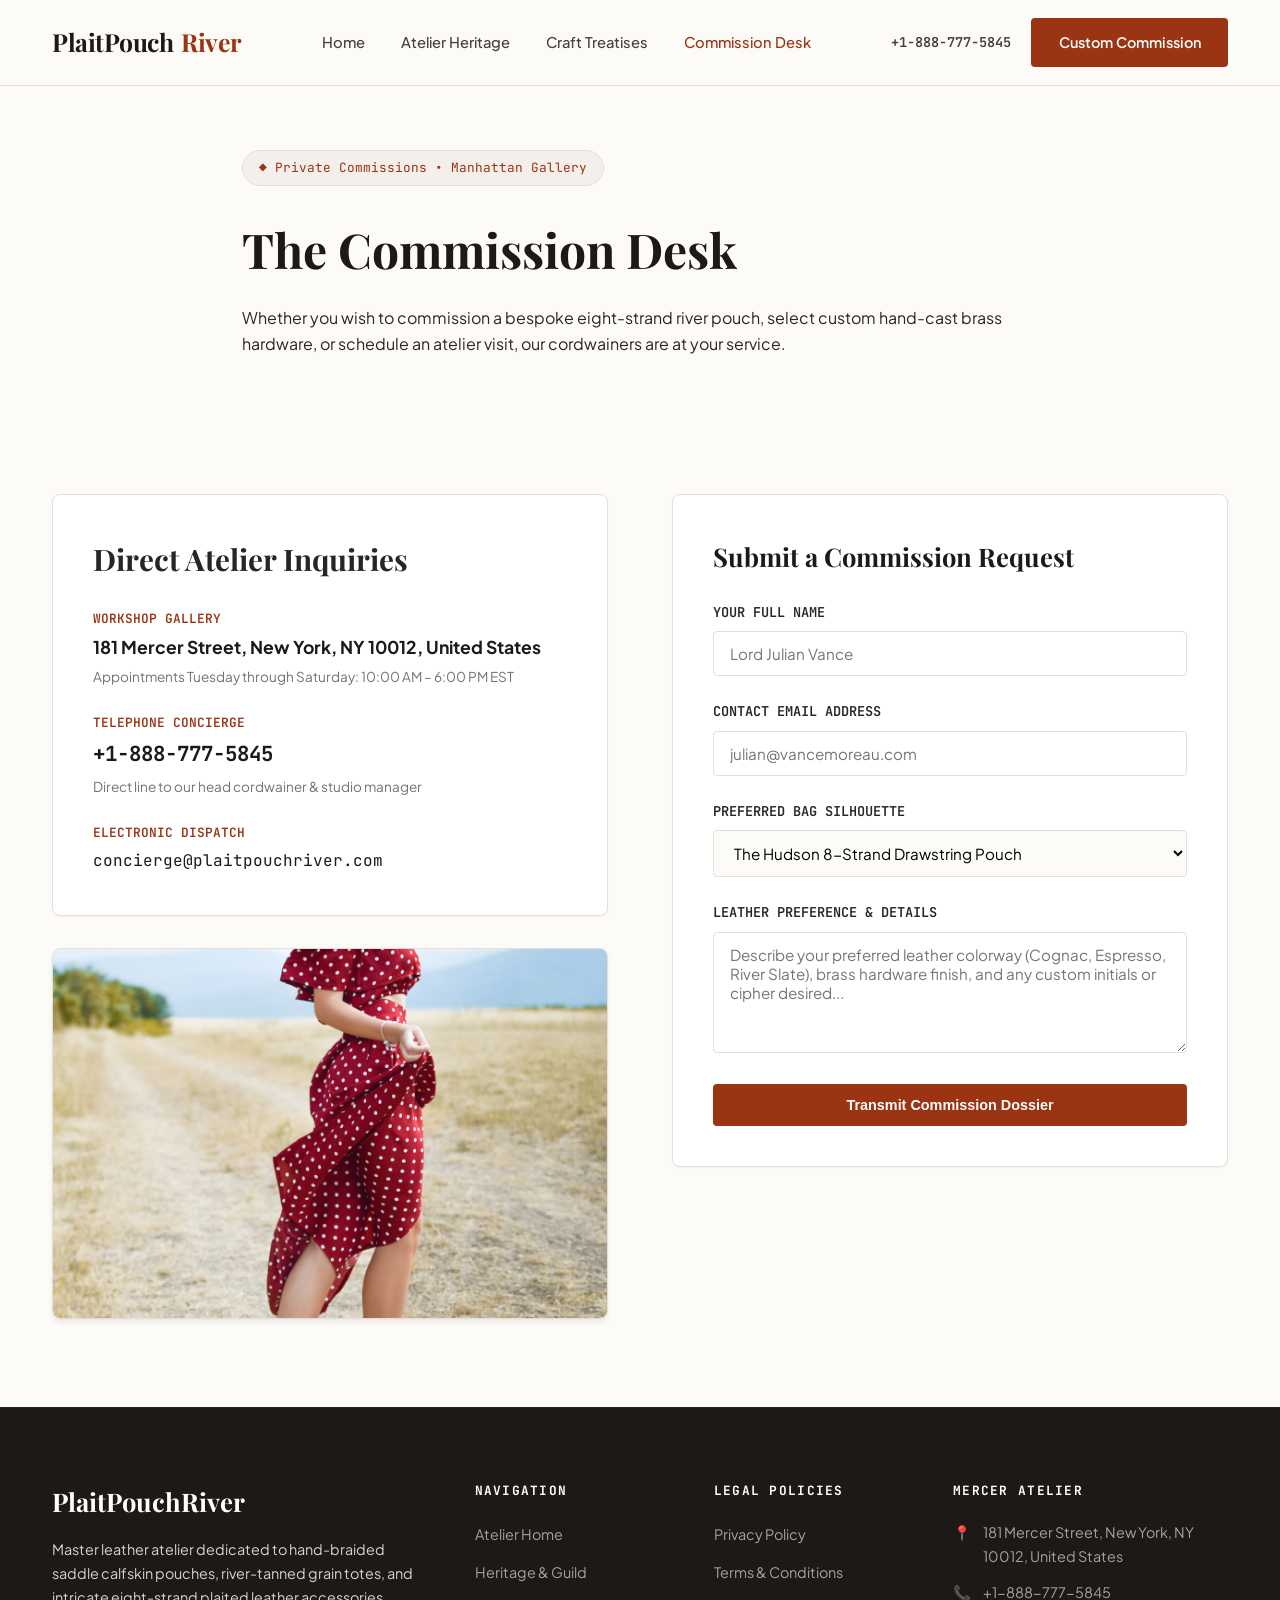
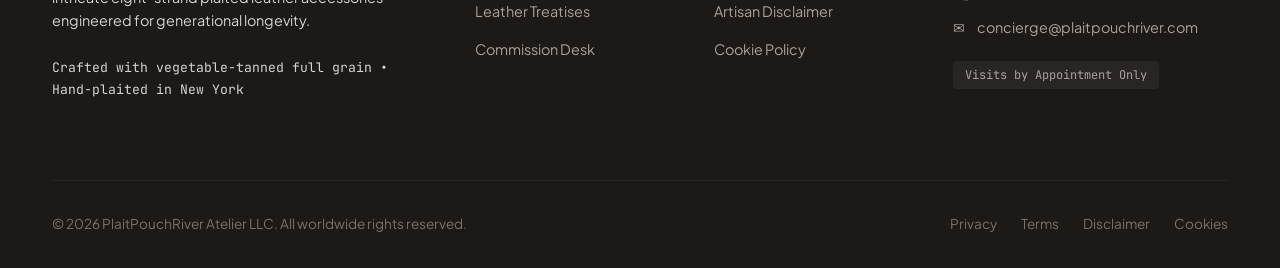
<file: contact.html>
<!DOCTYPE html>
<html lang="en">
<head>
  <meta charset="UTF-8">
  <meta name="viewport" content="width=device-width, initial-scale=1.0">
  <title>Commission Desk & Atelier Appointments | PlaitPouchRiver</title>
  <meta name="description" content="Schedule a private leathercraft commission consultation or visit our Manhattan atelier at 181 Mercer Street, New York, NY 10012.">
  <link rel="canonical" href="https://plaitpouchriver.com/contact.html">
  <link rel="preconnect" href="https://fonts.googleapis.com">
  <link rel="preconnect" href="https://fonts.gstatic.com" crossorigin>
  <link href="https://fonts.googleapis.com/css2?family=JetBrains+Mono:wght@400;500;600&family=Playfair+Display:ital,wght@0,500;0,600;0,700;1,600&family=Plus+Jakarta+Sans:wght@400;500;600;700&display=swap" rel="stylesheet">
  <!-- Google Analytics Tag G-0LY0HY7L01 -->
  <script async src="https://www.googletagmanager.com/gtag/js?id=G-0LY0HY7L01"></script>
  <script>
    window.dataLayer = window.dataLayer || [];
    function gtag(){dataLayer.push(arguments);}
    gtag('js', new Date());
    gtag('config', 'G-0LY0HY7L01');
  </script>
  <link rel="stylesheet" href="assets/css/style.css">
</head>
<body>

<header class="site-header">
  <div class="header-inner">
    <a href="index.php" class="brand-logo">
      PlaitPouch<span>River</span>
    </a>
    <ul class="nav-links">
      <li><a href="index.php" class="">Home</a></li>
      <li><a href="about.html" class="">Atelier Heritage</a></li>
      <li><a href="blog.html" class="">Craft Treatises</a></li>
      <li><a href="contact.html" class="active">Commission Desk</a></li>
    </ul>
    <div class="header-cta">
      <a href="tel:+18887775845" style="font-family:var(--font-mono);font-size:0.85rem;font-weight:600;color:var(--color-slate-700);">+1-888-777-5845</a>
      <a href="contact.html" class="btn btn-primary">Custom Commission</a>
      <button class="mobile-toggle" id="mobile-toggle" aria-label="Toggle navigation menu">
        <span></span>
        <span></span>
        <span></span>
      </button>
    </div>
  </div>
</header>
<div class="mobile-drawer" id="mobile-drawer">
  <ul class="mobile-drawer-nav">
    <li><a href="index.php">Home</a></li>
    <li><a href="about.html">Atelier Heritage</a></li>
    <li><a href="blog.html">Craft Treatises</a></li>
    <li><a href="contact.html">Commission Desk</a></li>
    <li style="margin-top:2rem;padding-top:1.5rem;border-top:1px solid var(--color-border);">
      <p style="font-family:var(--font-mono);font-size:0.85rem;color:var(--color-slate-600);margin-bottom:0.5rem;">Direct Telephone:</p>
      <a href="tel:+18887775845" style="font-size:1.1rem;font-weight:700;color:var(--color-accent);">+1-888-777-5845</a>
    </li>
    <li>
      <p style="font-family:var(--font-mono);font-size:0.85rem;color:var(--color-slate-600);margin-bottom:0.5rem;">Atelier Gallery:</p>
      <p style="font-size:0.95rem;color:var(--color-slate-800);">181 Mercer Street, New York, NY 10012, United States</p>
    </li>
  </ul>
</div>

<section class="hero" style="padding:4rem 0 3rem;">
  <div class="container-narrow">
    <span class="hero-badge">&#9670; Private Commissions &bull; Manhattan Gallery</span>
    <h1 style="font-family:var(--font-serif);font-size:3rem;margin-bottom:1rem;color:var(--color-slate-900);">The Commission Desk</h1>
    <p class="hero-lead">
      Whether you wish to commission a bespoke eight-strand river pouch, select custom hand-cast brass hardware, or schedule an atelier visit, our cordwainers are at your service.
    </p>
  </div>
</section>

<section class="section">
  <div class="container">
    <div class="grid-2" style="gap:4rem;">
      <div>
        <div style="background:var(--color-surface);border:1px solid var(--color-border);padding:2.5rem;border-radius:var(--radius-md);box-shadow:var(--shadow-sm);">
          <h2 style="font-family:var(--font-serif);font-size:1.85rem;margin-bottom:1.5rem;">Direct Atelier Inquiries</h2>
          <div style="display:flex;flex-direction:column;gap:1.5rem;">
            <div>
              <span style="font-family:var(--font-mono);font-size:0.8rem;text-transform:uppercase;color:var(--color-accent);font-weight:600;display:block;margin-bottom:0.25rem;">Workshop Gallery</span>
              <strong style="font-size:1.1rem;color:var(--color-slate-900);">181 Mercer Street, New York, NY 10012, United States</strong>
              <p style="font-size:0.85rem;color:var(--color-slate-600);margin-top:0.25rem;">Appointments Tuesday through Saturday: 10:00 AM &ndash; 6:00 PM EST</p>
            </div>
            <div>
              <span style="font-family:var(--font-mono);font-size:0.8rem;text-transform:uppercase;color:var(--color-accent);font-weight:600;display:block;margin-bottom:0.25rem;">Telephone Concierge</span>
              <a href="tel:+18887775845" style="font-family:var(--font-mono);font-size:1.3rem;font-weight:700;color:var(--color-slate-900);">+1-888-777-5845</a>
              <p style="font-size:0.85rem;color:var(--color-slate-600);margin-top:0.25rem;">Direct line to our head cordwainer &amp; studio manager</p>
            </div>
            <div>
              <span style="font-family:var(--font-mono);font-size:0.8rem;text-transform:uppercase;color:var(--color-accent);font-weight:600;display:block;margin-bottom:0.25rem;">Electronic Dispatch</span>
              <span style="font-family:var(--font-mono);font-size:1rem;color:var(--color-slate-900);">concierge@plaitpouchriver.com</span>
            </div>
          </div>
        </div>
        <div style="margin-top:2rem;">
          <img src="assets/images/custom_monogram_hot_foil_stamp.jpg" alt="Custom monogram hot foil stamp" style="border-radius:var(--radius-md);border:1px solid var(--color-border);box-shadow:var(--shadow-md);">
        </div>
      </div>
      <div>
        <form style="background:var(--color-surface);border:1px solid var(--color-border);padding:2.5rem;border-radius:var(--radius-md);box-shadow:var(--shadow-sm);display:flex;flex-direction:column;gap:1.5rem;" onsubmit="event.preventDefault(); alert('Your commission dossier has been submitted. Our master cordwainer will review your leather specifications and contact you within 24 business hours.');">
          <h3 style="font-family:var(--font-serif);font-size:1.6rem;color:var(--color-slate-900);">Submit a Commission Request</h3>
          <div>
            <label style="display:block;font-size:0.85rem;font-weight:600;margin-bottom:0.5rem;text-transform:uppercase;font-family:var(--font-mono);">Your Full Name</label>
            <input type="text" required placeholder="Lord Julian Vance" style="width:100%;padding:0.75rem 1rem;border:1px solid var(--color-border);border-radius:var(--radius-sm);font-family:var(--font-sans);font-size:0.95rem;">
          </div>
          <div>
            <label style="display:block;font-size:0.85rem;font-weight:600;margin-bottom:0.5rem;text-transform:uppercase;font-family:var(--font-mono);">Contact Email Address</label>
            <input type="email" required placeholder="julian@vancemoreau.com" style="width:100%;padding:0.75rem 1rem;border:1px solid var(--color-border);border-radius:var(--radius-sm);font-family:var(--font-sans);font-size:0.95rem;">
          </div>
          <div>
            <label style="display:block;font-size:0.85rem;font-weight:600;margin-bottom:0.5rem;text-transform:uppercase;font-family:var(--font-mono);">Preferred Bag Silhouette</label>
            <select style="width:100%;padding:0.75rem 1rem;border:1px solid var(--color-border);border-radius:var(--radius-sm);font-family:var(--font-sans);font-size:0.95rem;background:var(--color-bg);">
              <option>The Hudson 8-Strand Drawstring Pouch</option>
              <option>The Delaware River Flat-Plaited Clutch</option>
              <option>The Palisades Utility Expedition Pouch</option>
              <option>Custom Architectural Carryall / Tote</option>
            </select>
          </div>
          <div>
            <label style="display:block;font-size:0.85rem;font-weight:600;margin-bottom:0.5rem;text-transform:uppercase;font-family:var(--font-mono);">Leather Preference &amp; Details</label>
            <textarea rows="5" required placeholder="Describe your preferred leather colorway (Cognac, Espresso, River Slate), brass hardware finish, and any custom initials or cipher desired..." style="width:100%;padding:0.75rem 1rem;border:1px solid var(--color-border);border-radius:var(--radius-sm);font-family:var(--font-sans);font-size:0.95rem;"></textarea>
          </div>
          <button type="submit" class="btn btn-primary" style="width:100%;">Transmit Commission Dossier</button>
        </form>
      </div>
    </div>
  </div>
</section>

<footer class="site-footer">
  <div class="container">
    <div class="footer-grid">
      <div class="footer-brand">
        <h3>PlaitPouchRiver</h3>
        <p>
          Master leather atelier dedicated to hand-braided saddle calfskin pouches, river-tanned grain totes, and intricate eight-strand plaited leather accessories engineered for generational longevity.
        </p>
        <p style="font-family:var(--font-mono);font-size:0.82rem;color:var(--color-slate-400);">
          Crafted with vegetable-tanned full grain &bull; Hand-plaited in New York
        </p>
      </div>
      <div class="footer-col">
        <h4>Navigation</h4>
        <ul>
          <li><a href="index.php">Atelier Home</a></li>
          <li><a href="about.html">Heritage &amp; Guild</a></li>
          <li><a href="blog.html">Leather Treatises</a></li>
          <li><a href="contact.html">Commission Desk</a></li>
        </ul>
      </div>
      <div class="footer-col">
        <h4>Legal Policies</h4>
        <ul>
          <li><a href="privacy-policy.html">Privacy Policy</a></li>
          <li><a href="terms-and-conditions.html">Terms &amp; Conditions</a></li>
          <li><a href="disclaimer.html">Artisan Disclaimer</a></li>
          <li><a href="cookie-policy.html">Cookie Policy</a></li>
        </ul>
      </div>
      <div class="footer-col">
        <h4>Mercer Atelier</h4>
        <div class="footer-contact-item">
          <span>&#128205;</span>
          <span>181 Mercer Street, New York, NY 10012, United States</span>
        </div>
        <div class="footer-contact-item">
          <span>&#128222;</span>
          <span><a href="tel:+18887775845">+1-888-777-5845</a></span>
        </div>
        <div class="footer-contact-item">
          <span>&#9993;</span>
          <span>concierge@plaitpouchriver.com</span>
        </div>
        <div style="margin-top:1.25rem;">
          <span style="font-family:var(--font-mono);font-size:0.75rem;background:#292524;padding:0.35rem 0.75rem;border-radius:var(--radius-sm);color:#A8A29E;">
            Visits by Appointment Only
          </span>
        </div>
      </div>
    </div>
    <div class="footer-bottom">
      <div>&copy; 2026 PlaitPouchRiver Atelier LLC. All worldwide rights reserved.</div>
      <div style="display:flex;gap:1.5rem;">
        <a href="privacy-policy.html">Privacy</a>
        <a href="terms-and-conditions.html">Terms</a>
        <a href="disclaimer.html">Disclaimer</a>
        <a href="cookie-policy.html">Cookies</a>
      </div>
    </div>
  </div>
</footer>
<script src="assets/js/main.js"></script>
</body>
</html>
</file>
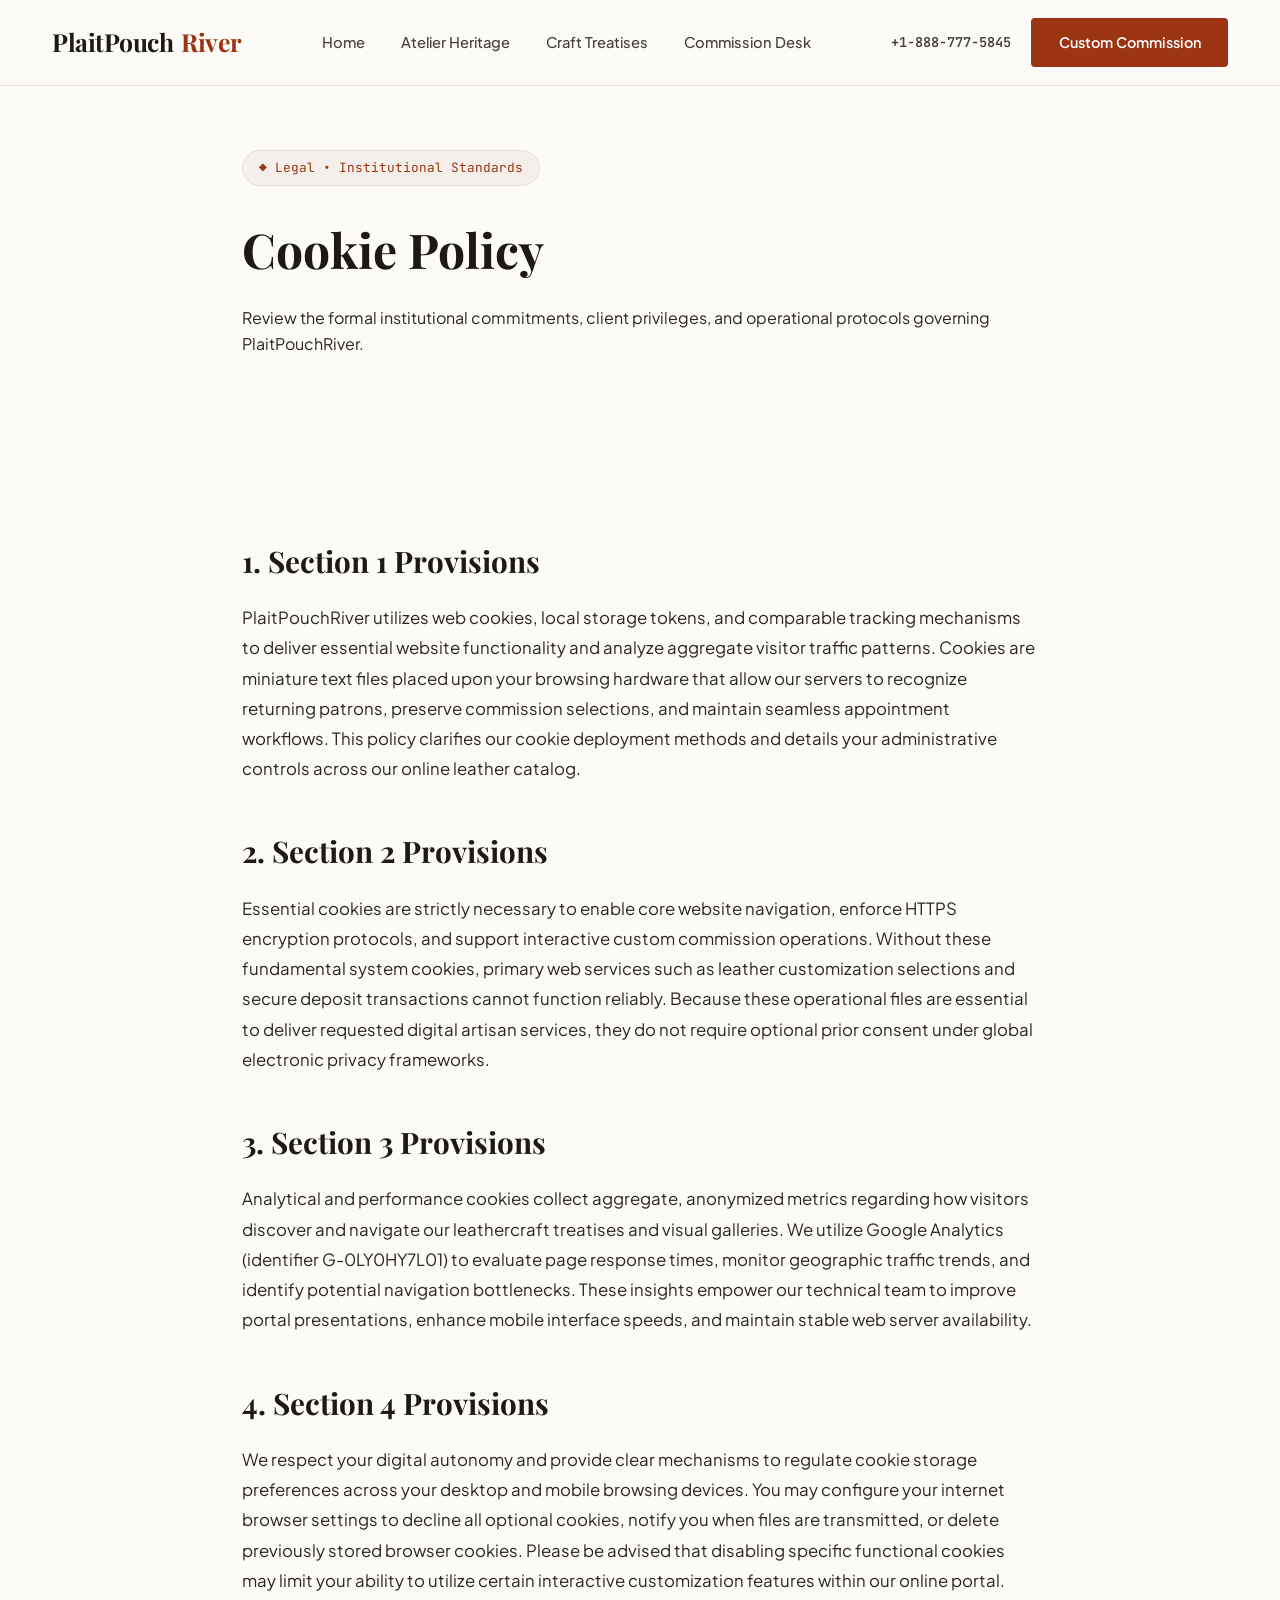
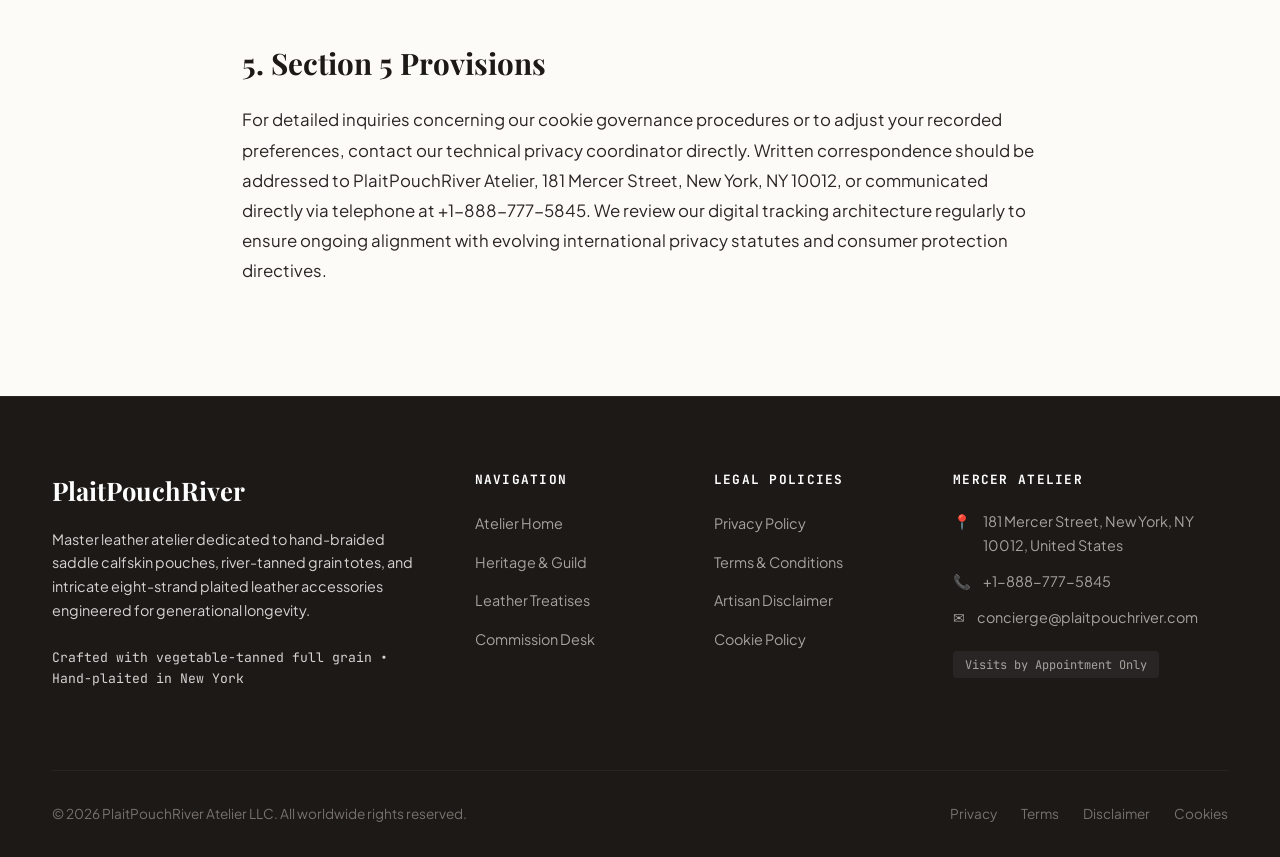
<file: cookie-policy.html>
<!DOCTYPE html>
<html lang="en">
<head>
  <meta charset="UTF-8">
  <meta name="viewport" content="width=device-width, initial-scale=1.0">
  <title>Cookie Policy & Telemetry Controls | PlaitPouchRiver</title>
  <meta name="description" content="Detailed explanation of cookie utilization, analytical tracking, and client controls at PlaitPouchRiver.">
  <link rel="canonical" href="https://plaitpouchriver.com/cookie-policy.html">
  <link rel="preconnect" href="https://fonts.googleapis.com">
  <link rel="preconnect" href="https://fonts.gstatic.com" crossorigin>
  <link href="https://fonts.googleapis.com/css2?family=JetBrains+Mono:wght@400;500;600&family=Playfair+Display:ital,wght@0,500;0,600;0,700;1,600&family=Plus+Jakarta+Sans:wght@400;500;600;700&display=swap" rel="stylesheet">
  <!-- Google Analytics Tag G-0LY0HY7L01 -->
  <script async src="https://www.googletagmanager.com/gtag/js?id=G-0LY0HY7L01"></script>
  <script>
    window.dataLayer = window.dataLayer || [];
    function gtag(){dataLayer.push(arguments);}
    gtag('js', new Date());
    gtag('config', 'G-0LY0HY7L01');
  </script>
  <link rel="stylesheet" href="assets/css/style.css">
</head>
<body>

<header class="site-header">
  <div class="header-inner">
    <a href="index.php" class="brand-logo">
      PlaitPouch<span>River</span>
    </a>
    <ul class="nav-links">
      <li><a href="index.php" class="">Home</a></li>
      <li><a href="about.html" class="">Atelier Heritage</a></li>
      <li><a href="blog.html" class="">Craft Treatises</a></li>
      <li><a href="contact.html" class="">Commission Desk</a></li>
    </ul>
    <div class="header-cta">
      <a href="tel:+18887775845" style="font-family:var(--font-mono);font-size:0.85rem;font-weight:600;color:var(--color-slate-700);">+1-888-777-5845</a>
      <a href="contact.html" class="btn btn-primary">Custom Commission</a>
      <button class="mobile-toggle" id="mobile-toggle" aria-label="Toggle navigation menu">
        <span></span>
        <span></span>
        <span></span>
      </button>
    </div>
  </div>
</header>
<div class="mobile-drawer" id="mobile-drawer">
  <ul class="mobile-drawer-nav">
    <li><a href="index.php">Home</a></li>
    <li><a href="about.html">Atelier Heritage</a></li>
    <li><a href="blog.html">Craft Treatises</a></li>
    <li><a href="contact.html">Commission Desk</a></li>
    <li style="margin-top:2rem;padding-top:1.5rem;border-top:1px solid var(--color-border);">
      <p style="font-family:var(--font-mono);font-size:0.85rem;color:var(--color-slate-600);margin-bottom:0.5rem;">Direct Telephone:</p>
      <a href="tel:+18887775845" style="font-size:1.1rem;font-weight:700;color:var(--color-accent);">+1-888-777-5845</a>
    </li>
    <li>
      <p style="font-family:var(--font-mono);font-size:0.85rem;color:var(--color-slate-600);margin-bottom:0.5rem;">Atelier Gallery:</p>
      <p style="font-size:0.95rem;color:var(--color-slate-800);">181 Mercer Street, New York, NY 10012, United States</p>
    </li>
  </ul>
</div>

<section class="hero" style="padding:4rem 0 3rem;">
  <div class="container-narrow">
    <span class="hero-badge">&#9670; Legal &bull; Institutional Standards</span>
    <h1 style="font-family:var(--font-serif);font-size:3rem;margin-bottom:1rem;color:var(--color-slate-900);">Cookie Policy</h1>
    <p class="hero-lead">
      Review the formal institutional commitments, client privileges, and operational protocols governing PlaitPouchRiver.
    </p>
  </div>
</section>

<section class="section">
  <div class="container-narrow article-content">
    <h2>1. Section 1 Provisions</h2>
    <p>
      PlaitPouchRiver utilizes web cookies, local storage tokens, and comparable tracking
      mechanisms to deliver essential website functionality and analyze aggregate visitor
      traffic patterns. Cookies are miniature text files placed upon your browsing hardware that
      allow our servers to recognize returning patrons, preserve commission selections, and
      maintain seamless appointment workflows. This policy clarifies our cookie deployment
      methods and details your administrative controls across our online leather catalog.
    </p>
    <h2>2. Section 2 Provisions</h2>
    <p>
      Essential cookies are strictly necessary to enable core website navigation, enforce HTTPS
      encryption protocols, and support interactive custom commission operations. Without these
      fundamental system cookies, primary web services such as leather customization selections
      and secure deposit transactions cannot function reliably. Because these operational files
      are essential to deliver requested digital artisan services, they do not require optional
      prior consent under global electronic privacy frameworks.
    </p>
    <h2>3. Section 3 Provisions</h2>
    <p>
      Analytical and performance cookies collect aggregate, anonymized metrics regarding how
      visitors discover and navigate our leathercraft treatises and visual galleries. We utilize
      Google Analytics (identifier G-0LY0HY7L01) to evaluate page response times, monitor
      geographic traffic trends, and identify potential navigation bottlenecks. These insights
      empower our technical team to improve portal presentations, enhance mobile interface
      speeds, and maintain stable web server availability.
    </p>
    <h2>4. Section 4 Provisions</h2>
    <p>
      We respect your digital autonomy and provide clear mechanisms to regulate cookie storage
      preferences across your desktop and mobile browsing devices. You may configure your
      internet browser settings to decline all optional cookies, notify you when files are
      transmitted, or delete previously stored browser cookies. Please be advised that disabling
      specific functional cookies may limit your ability to utilize certain interactive
      customization features within our online portal.
    </p>
    <h2>5. Section 5 Provisions</h2>
    <p>
      For detailed inquiries concerning our cookie governance procedures or to adjust your
      recorded preferences, contact our technical privacy coordinator directly. Written
      correspondence should be addressed to PlaitPouchRiver Atelier, 181 Mercer Street, New
      York, NY 10012, or communicated directly via telephone at +1-888-777-5845. We review our
      digital tracking architecture regularly to ensure ongoing alignment with evolving
      international privacy statutes and consumer protection directives.
    </p>
  </div>
</section>

<footer class="site-footer">
  <div class="container">
    <div class="footer-grid">
      <div class="footer-brand">
        <h3>PlaitPouchRiver</h3>
        <p>
          Master leather atelier dedicated to hand-braided saddle calfskin pouches, river-tanned grain totes, and intricate eight-strand plaited leather accessories engineered for generational longevity.
        </p>
        <p style="font-family:var(--font-mono);font-size:0.82rem;color:var(--color-slate-400);">
          Crafted with vegetable-tanned full grain &bull; Hand-plaited in New York
        </p>
      </div>
      <div class="footer-col">
        <h4>Navigation</h4>
        <ul>
          <li><a href="index.php">Atelier Home</a></li>
          <li><a href="about.html">Heritage &amp; Guild</a></li>
          <li><a href="blog.html">Leather Treatises</a></li>
          <li><a href="contact.html">Commission Desk</a></li>
        </ul>
      </div>
      <div class="footer-col">
        <h4>Legal Policies</h4>
        <ul>
          <li><a href="privacy-policy.html">Privacy Policy</a></li>
          <li><a href="terms-and-conditions.html">Terms &amp; Conditions</a></li>
          <li><a href="disclaimer.html">Artisan Disclaimer</a></li>
          <li><a href="cookie-policy.html">Cookie Policy</a></li>
        </ul>
      </div>
      <div class="footer-col">
        <h4>Mercer Atelier</h4>
        <div class="footer-contact-item">
          <span>&#128205;</span>
          <span>181 Mercer Street, New York, NY 10012, United States</span>
        </div>
        <div class="footer-contact-item">
          <span>&#128222;</span>
          <span><a href="tel:+18887775845">+1-888-777-5845</a></span>
        </div>
        <div class="footer-contact-item">
          <span>&#9993;</span>
          <span>concierge@plaitpouchriver.com</span>
        </div>
        <div style="margin-top:1.25rem;">
          <span style="font-family:var(--font-mono);font-size:0.75rem;background:#292524;padding:0.35rem 0.75rem;border-radius:var(--radius-sm);color:#A8A29E;">
            Visits by Appointment Only
          </span>
        </div>
      </div>
    </div>
    <div class="footer-bottom">
      <div>&copy; 2026 PlaitPouchRiver Atelier LLC. All worldwide rights reserved.</div>
      <div style="display:flex;gap:1.5rem;">
        <a href="privacy-policy.html">Privacy</a>
        <a href="terms-and-conditions.html">Terms</a>
        <a href="disclaimer.html">Disclaimer</a>
        <a href="cookie-policy.html">Cookies</a>
      </div>
    </div>
  </div>
</footer>
<script src="assets/js/main.js"></script>
</body>
</html>
</file>
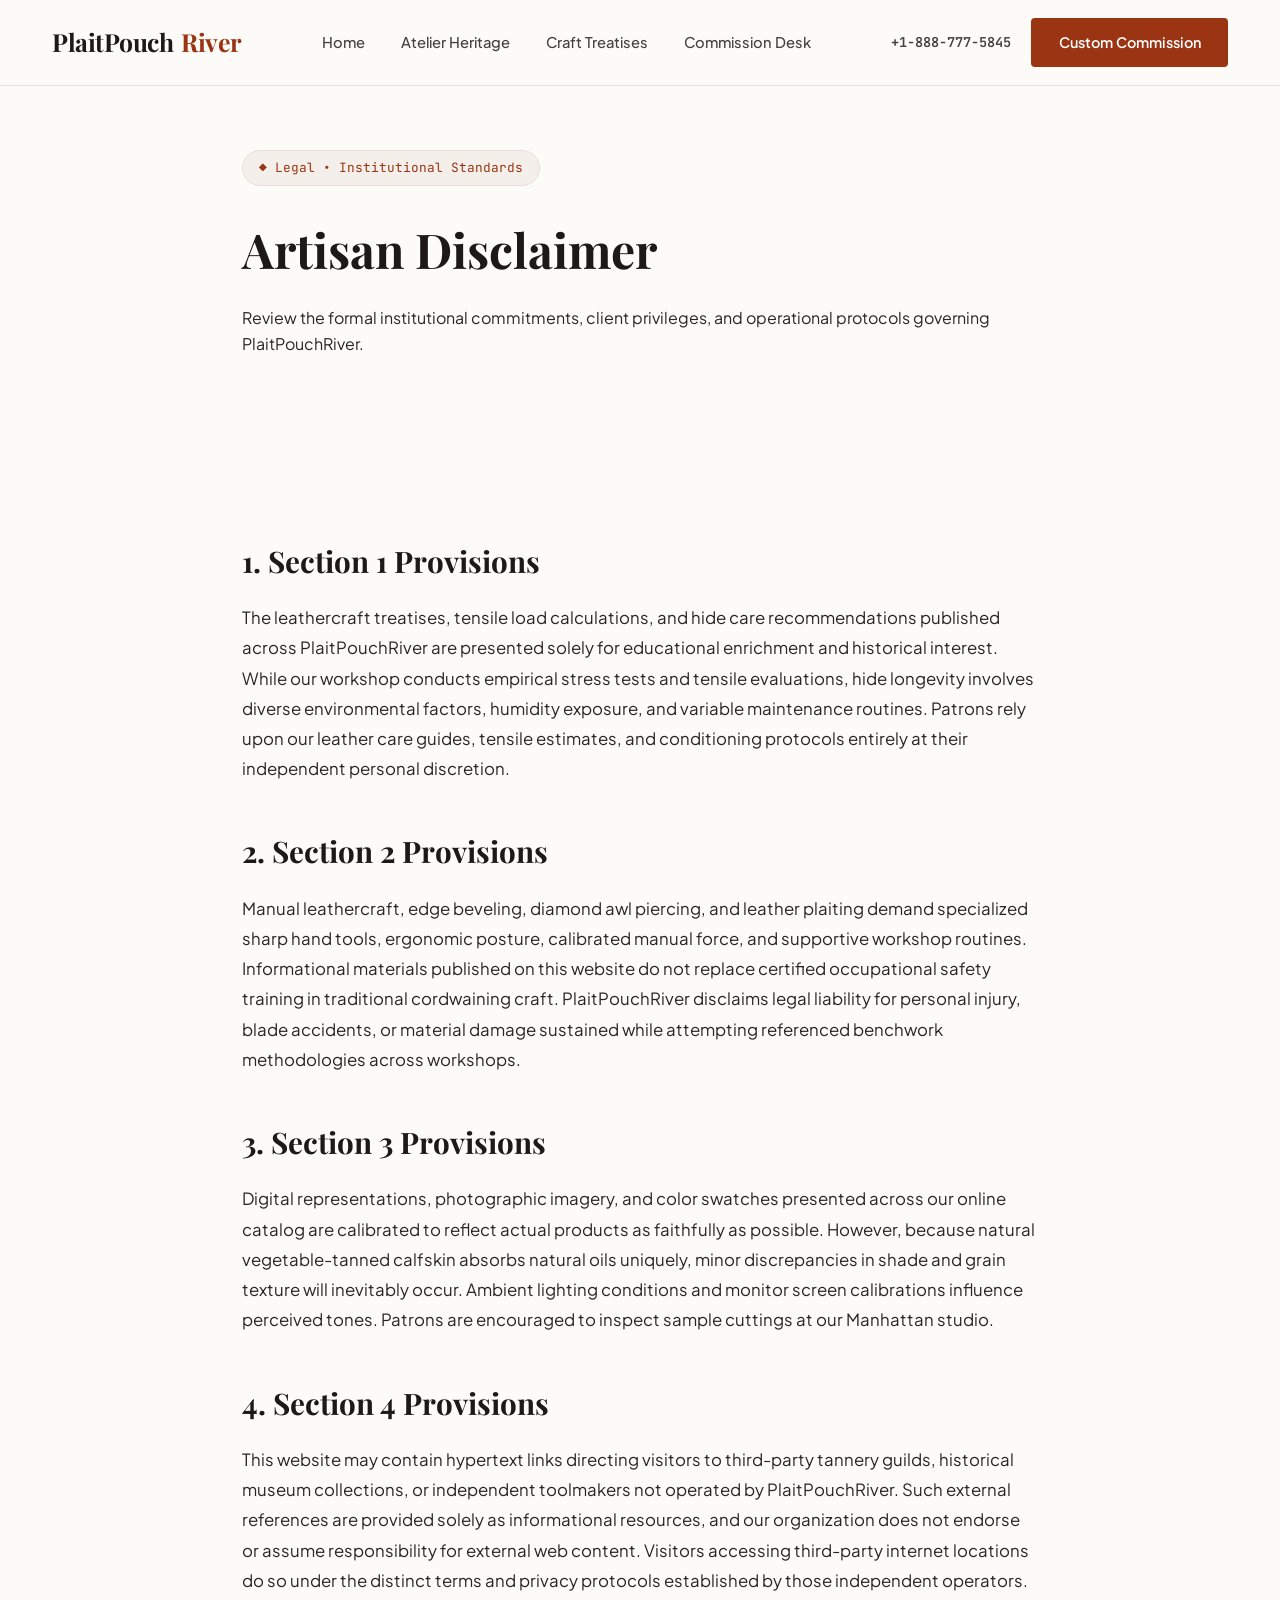
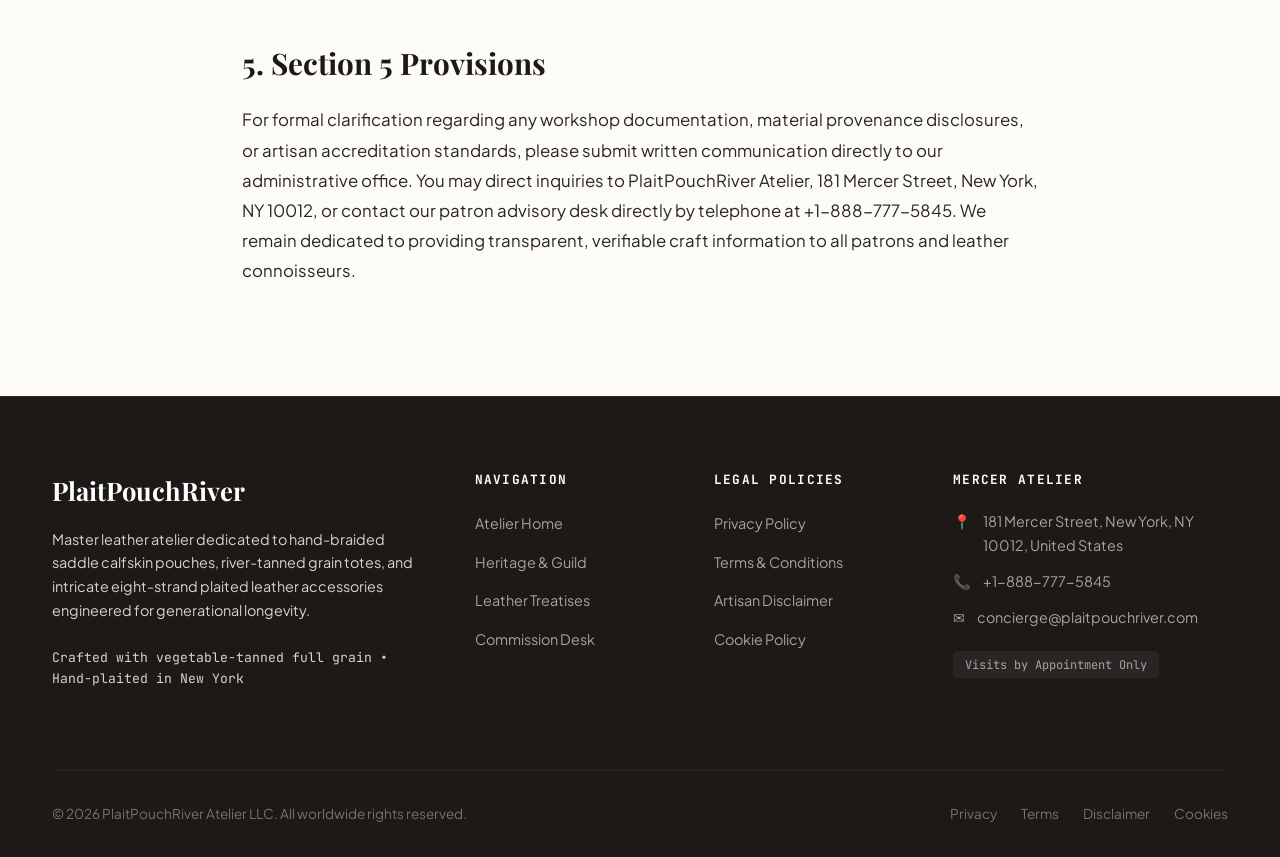
<file: disclaimer.html>
<!DOCTYPE html>
<html lang="en">
<head>
  <meta charset="UTF-8">
  <meta name="viewport" content="width=device-width, initial-scale=1.0">
  <title>Artisan Craftsmanship & Material Disclaimer | PlaitPouchRiver</title>
  <meta name="description" content="Official artisan leathercraft, workshop safety, and material variation disclaimers for PlaitPouchRiver.">
  <link rel="canonical" href="https://plaitpouchriver.com/disclaimer.html">
  <link rel="preconnect" href="https://fonts.googleapis.com">
  <link rel="preconnect" href="https://fonts.gstatic.com" crossorigin>
  <link href="https://fonts.googleapis.com/css2?family=JetBrains+Mono:wght@400;500;600&family=Playfair+Display:ital,wght@0,500;0,600;0,700;1,600&family=Plus+Jakarta+Sans:wght@400;500;600;700&display=swap" rel="stylesheet">
  <!-- Google Analytics Tag G-0LY0HY7L01 -->
  <script async src="https://www.googletagmanager.com/gtag/js?id=G-0LY0HY7L01"></script>
  <script>
    window.dataLayer = window.dataLayer || [];
    function gtag(){dataLayer.push(arguments);}
    gtag('js', new Date());
    gtag('config', 'G-0LY0HY7L01');
  </script>
  <link rel="stylesheet" href="assets/css/style.css">
</head>
<body>

<header class="site-header">
  <div class="header-inner">
    <a href="index.php" class="brand-logo">
      PlaitPouch<span>River</span>
    </a>
    <ul class="nav-links">
      <li><a href="index.php" class="">Home</a></li>
      <li><a href="about.html" class="">Atelier Heritage</a></li>
      <li><a href="blog.html" class="">Craft Treatises</a></li>
      <li><a href="contact.html" class="">Commission Desk</a></li>
    </ul>
    <div class="header-cta">
      <a href="tel:+18887775845" style="font-family:var(--font-mono);font-size:0.85rem;font-weight:600;color:var(--color-slate-700);">+1-888-777-5845</a>
      <a href="contact.html" class="btn btn-primary">Custom Commission</a>
      <button class="mobile-toggle" id="mobile-toggle" aria-label="Toggle navigation menu">
        <span></span>
        <span></span>
        <span></span>
      </button>
    </div>
  </div>
</header>
<div class="mobile-drawer" id="mobile-drawer">
  <ul class="mobile-drawer-nav">
    <li><a href="index.php">Home</a></li>
    <li><a href="about.html">Atelier Heritage</a></li>
    <li><a href="blog.html">Craft Treatises</a></li>
    <li><a href="contact.html">Commission Desk</a></li>
    <li style="margin-top:2rem;padding-top:1.5rem;border-top:1px solid var(--color-border);">
      <p style="font-family:var(--font-mono);font-size:0.85rem;color:var(--color-slate-600);margin-bottom:0.5rem;">Direct Telephone:</p>
      <a href="tel:+18887775845" style="font-size:1.1rem;font-weight:700;color:var(--color-accent);">+1-888-777-5845</a>
    </li>
    <li>
      <p style="font-family:var(--font-mono);font-size:0.85rem;color:var(--color-slate-600);margin-bottom:0.5rem;">Atelier Gallery:</p>
      <p style="font-size:0.95rem;color:var(--color-slate-800);">181 Mercer Street, New York, NY 10012, United States</p>
    </li>
  </ul>
</div>

<section class="hero" style="padding:4rem 0 3rem;">
  <div class="container-narrow">
    <span class="hero-badge">&#9670; Legal &bull; Institutional Standards</span>
    <h1 style="font-family:var(--font-serif);font-size:3rem;margin-bottom:1rem;color:var(--color-slate-900);">Artisan Disclaimer</h1>
    <p class="hero-lead">
      Review the formal institutional commitments, client privileges, and operational protocols governing PlaitPouchRiver.
    </p>
  </div>
</section>

<section class="section">
  <div class="container-narrow article-content">
    <h2>1. Section 1 Provisions</h2>
    <p>
      The leathercraft treatises, tensile load calculations, and hide care recommendations
      published across PlaitPouchRiver are presented solely for educational enrichment and
      historical interest. While our workshop conducts empirical stress tests and tensile
      evaluations, hide longevity involves diverse environmental factors, humidity exposure, and
      variable maintenance routines. Patrons rely upon our leather care guides, tensile
      estimates, and conditioning protocols entirely at their independent personal discretion.
    </p>
    <h2>2. Section 2 Provisions</h2>
    <p>
      Manual leathercraft, edge beveling, diamond awl piercing, and leather plaiting demand
      specialized sharp hand tools, ergonomic posture, calibrated manual force, and supportive
      workshop routines. Informational materials published on this website do not replace
      certified occupational safety training in traditional cordwaining craft. PlaitPouchRiver
      disclaims legal liability for personal injury, blade accidents, or material damage
      sustained while attempting referenced benchwork methodologies across workshops.
    </p>
    <h2>3. Section 3 Provisions</h2>
    <p>
      Digital representations, photographic imagery, and color swatches presented across our
      online catalog are calibrated to reflect actual products as faithfully as possible.
      However, because natural vegetable-tanned calfskin absorbs natural oils uniquely, minor
      discrepancies in shade and grain texture will inevitably occur. Ambient lighting
      conditions and monitor screen calibrations influence perceived tones. Patrons are
      encouraged to inspect sample cuttings at our Manhattan studio.
    </p>
    <h2>4. Section 4 Provisions</h2>
    <p>
      This website may contain hypertext links directing visitors to third-party tannery guilds,
      historical museum collections, or independent toolmakers not operated by PlaitPouchRiver.
      Such external references are provided solely as informational resources, and our
      organization does not endorse or assume responsibility for external web content. Visitors
      accessing third-party internet locations do so under the distinct terms and privacy
      protocols established by those independent operators.
    </p>
    <h2>5. Section 5 Provisions</h2>
    <p>
      For formal clarification regarding any workshop documentation, material provenance
      disclosures, or artisan accreditation standards, please submit written communication
      directly to our administrative office. You may direct inquiries to PlaitPouchRiver
      Atelier, 181 Mercer Street, New York, NY 10012, or contact our patron advisory desk
      directly by telephone at +1-888-777-5845. We remain dedicated to providing transparent,
      verifiable craft information to all patrons and leather connoisseurs.
    </p>
  </div>
</section>

<footer class="site-footer">
  <div class="container">
    <div class="footer-grid">
      <div class="footer-brand">
        <h3>PlaitPouchRiver</h3>
        <p>
          Master leather atelier dedicated to hand-braided saddle calfskin pouches, river-tanned grain totes, and intricate eight-strand plaited leather accessories engineered for generational longevity.
        </p>
        <p style="font-family:var(--font-mono);font-size:0.82rem;color:var(--color-slate-400);">
          Crafted with vegetable-tanned full grain &bull; Hand-plaited in New York
        </p>
      </div>
      <div class="footer-col">
        <h4>Navigation</h4>
        <ul>
          <li><a href="index.php">Atelier Home</a></li>
          <li><a href="about.html">Heritage &amp; Guild</a></li>
          <li><a href="blog.html">Leather Treatises</a></li>
          <li><a href="contact.html">Commission Desk</a></li>
        </ul>
      </div>
      <div class="footer-col">
        <h4>Legal Policies</h4>
        <ul>
          <li><a href="privacy-policy.html">Privacy Policy</a></li>
          <li><a href="terms-and-conditions.html">Terms &amp; Conditions</a></li>
          <li><a href="disclaimer.html">Artisan Disclaimer</a></li>
          <li><a href="cookie-policy.html">Cookie Policy</a></li>
        </ul>
      </div>
      <div class="footer-col">
        <h4>Mercer Atelier</h4>
        <div class="footer-contact-item">
          <span>&#128205;</span>
          <span>181 Mercer Street, New York, NY 10012, United States</span>
        </div>
        <div class="footer-contact-item">
          <span>&#128222;</span>
          <span><a href="tel:+18887775845">+1-888-777-5845</a></span>
        </div>
        <div class="footer-contact-item">
          <span>&#9993;</span>
          <span>concierge@plaitpouchriver.com</span>
        </div>
        <div style="margin-top:1.25rem;">
          <span style="font-family:var(--font-mono);font-size:0.75rem;background:#292524;padding:0.35rem 0.75rem;border-radius:var(--radius-sm);color:#A8A29E;">
            Visits by Appointment Only
          </span>
        </div>
      </div>
    </div>
    <div class="footer-bottom">
      <div>&copy; 2026 PlaitPouchRiver Atelier LLC. All worldwide rights reserved.</div>
      <div style="display:flex;gap:1.5rem;">
        <a href="privacy-policy.html">Privacy</a>
        <a href="terms-and-conditions.html">Terms</a>
        <a href="disclaimer.html">Disclaimer</a>
        <a href="cookie-policy.html">Cookies</a>
      </div>
    </div>
  </div>
</footer>
<script src="assets/js/main.js"></script>
</body>
</html>
</file>
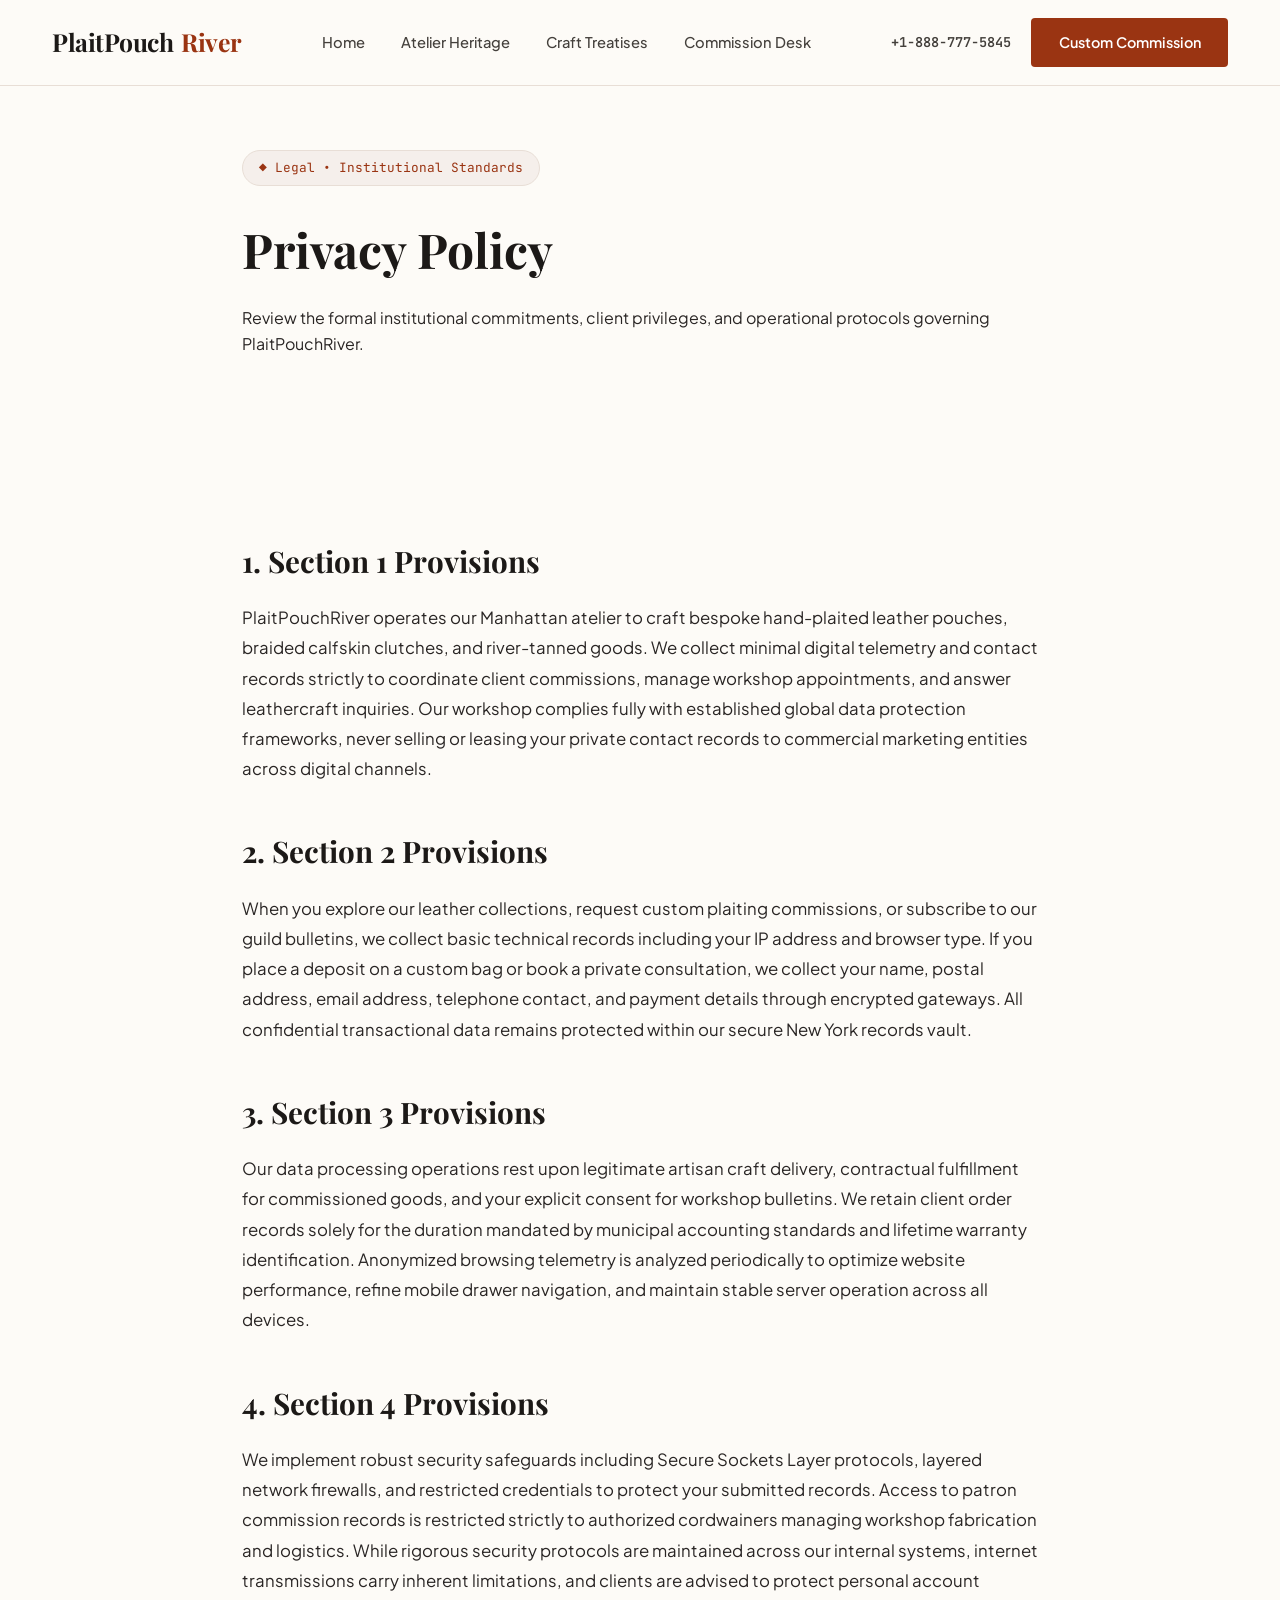
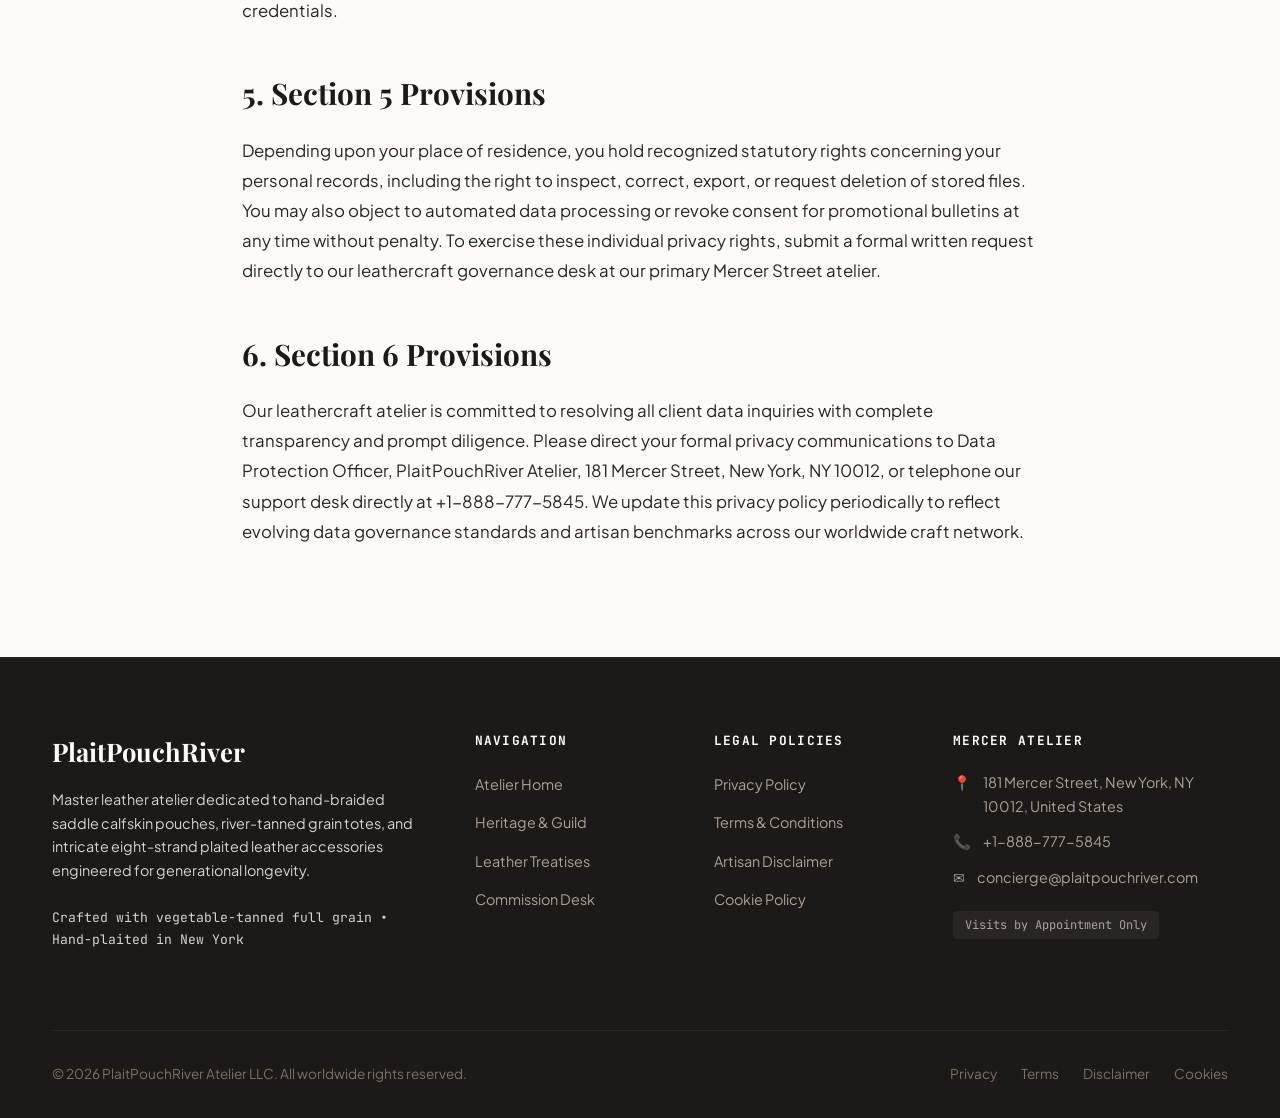
<file: privacy-policy.html>
<!DOCTYPE html>
<html lang="en">
<head>
  <meta charset="UTF-8">
  <meta name="viewport" content="width=device-width, initial-scale=1.0">
  <title>Privacy Policy & Client Data Protection | PlaitPouchRiver</title>
  <meta name="description" content="Comprehensive privacy policy and client data confidentiality terms for PlaitPouchRiver at 181 Mercer Street, New York.">
  <link rel="canonical" href="https://plaitpouchriver.com/privacy-policy.html">
  <link rel="preconnect" href="https://fonts.googleapis.com">
  <link rel="preconnect" href="https://fonts.gstatic.com" crossorigin>
  <link href="https://fonts.googleapis.com/css2?family=JetBrains+Mono:wght@400;500;600&family=Playfair+Display:ital,wght@0,500;0,600;0,700;1,600&family=Plus+Jakarta+Sans:wght@400;500;600;700&display=swap" rel="stylesheet">
  <!-- Google Analytics Tag G-0LY0HY7L01 -->
  <script async src="https://www.googletagmanager.com/gtag/js?id=G-0LY0HY7L01"></script>
  <script>
    window.dataLayer = window.dataLayer || [];
    function gtag(){dataLayer.push(arguments);}
    gtag('js', new Date());
    gtag('config', 'G-0LY0HY7L01');
  </script>
  <link rel="stylesheet" href="assets/css/style.css">
</head>
<body>

<header class="site-header">
  <div class="header-inner">
    <a href="index.php" class="brand-logo">
      PlaitPouch<span>River</span>
    </a>
    <ul class="nav-links">
      <li><a href="index.php" class="">Home</a></li>
      <li><a href="about.html" class="">Atelier Heritage</a></li>
      <li><a href="blog.html" class="">Craft Treatises</a></li>
      <li><a href="contact.html" class="">Commission Desk</a></li>
    </ul>
    <div class="header-cta">
      <a href="tel:+18887775845" style="font-family:var(--font-mono);font-size:0.85rem;font-weight:600;color:var(--color-slate-700);">+1-888-777-5845</a>
      <a href="contact.html" class="btn btn-primary">Custom Commission</a>
      <button class="mobile-toggle" id="mobile-toggle" aria-label="Toggle navigation menu">
        <span></span>
        <span></span>
        <span></span>
      </button>
    </div>
  </div>
</header>
<div class="mobile-drawer" id="mobile-drawer">
  <ul class="mobile-drawer-nav">
    <li><a href="index.php">Home</a></li>
    <li><a href="about.html">Atelier Heritage</a></li>
    <li><a href="blog.html">Craft Treatises</a></li>
    <li><a href="contact.html">Commission Desk</a></li>
    <li style="margin-top:2rem;padding-top:1.5rem;border-top:1px solid var(--color-border);">
      <p style="font-family:var(--font-mono);font-size:0.85rem;color:var(--color-slate-600);margin-bottom:0.5rem;">Direct Telephone:</p>
      <a href="tel:+18887775845" style="font-size:1.1rem;font-weight:700;color:var(--color-accent);">+1-888-777-5845</a>
    </li>
    <li>
      <p style="font-family:var(--font-mono);font-size:0.85rem;color:var(--color-slate-600);margin-bottom:0.5rem;">Atelier Gallery:</p>
      <p style="font-size:0.95rem;color:var(--color-slate-800);">181 Mercer Street, New York, NY 10012, United States</p>
    </li>
  </ul>
</div>

<section class="hero" style="padding:4rem 0 3rem;">
  <div class="container-narrow">
    <span class="hero-badge">&#9670; Legal &bull; Institutional Standards</span>
    <h1 style="font-family:var(--font-serif);font-size:3rem;margin-bottom:1rem;color:var(--color-slate-900);">Privacy Policy</h1>
    <p class="hero-lead">
      Review the formal institutional commitments, client privileges, and operational protocols governing PlaitPouchRiver.
    </p>
  </div>
</section>

<section class="section">
  <div class="container-narrow article-content">
    <h2>1. Section 1 Provisions</h2>
    <p>
      PlaitPouchRiver operates our Manhattan atelier to craft bespoke hand-plaited leather
      pouches, braided calfskin clutches, and river-tanned goods. We collect minimal digital
      telemetry and contact records strictly to coordinate client commissions, manage workshop
      appointments, and answer leathercraft inquiries. Our workshop complies fully with
      established global data protection frameworks, never selling or leasing your private
      contact records to commercial marketing entities across digital channels.
    </p>
    <h2>2. Section 2 Provisions</h2>
    <p>
      When you explore our leather collections, request custom plaiting commissions, or
      subscribe to our guild bulletins, we collect basic technical records including your IP
      address and browser type. If you place a deposit on a custom bag or book a private
      consultation, we collect your name, postal address, email address, telephone contact, and
      payment details through encrypted gateways. All confidential transactional data remains
      protected within our secure New York records vault.
    </p>
    <h2>3. Section 3 Provisions</h2>
    <p>
      Our data processing operations rest upon legitimate artisan craft delivery, contractual
      fulfillment for commissioned goods, and your explicit consent for workshop bulletins. We
      retain client order records solely for the duration mandated by municipal accounting
      standards and lifetime warranty identification. Anonymized browsing telemetry is analyzed
      periodically to optimize website performance, refine mobile drawer navigation, and
      maintain stable server operation across all devices.
    </p>
    <h2>4. Section 4 Provisions</h2>
    <p>
      We implement robust security safeguards including Secure Sockets Layer protocols, layered
      network firewalls, and restricted credentials to protect your submitted records. Access to
      patron commission records is restricted strictly to authorized cordwainers managing
      workshop fabrication and logistics. While rigorous security protocols are maintained
      across our internal systems, internet transmissions carry inherent limitations, and
      clients are advised to protect personal account credentials.
    </p>
    <h2>5. Section 5 Provisions</h2>
    <p>
      Depending upon your place of residence, you hold recognized statutory rights concerning
      your personal records, including the right to inspect, correct, export, or request
      deletion of stored files. You may also object to automated data processing or revoke
      consent for promotional bulletins at any time without penalty. To exercise these
      individual privacy rights, submit a formal written request directly to our leathercraft
      governance desk at our primary Mercer Street atelier.
    </p>
    <h2>6. Section 6 Provisions</h2>
    <p>
      Our leathercraft atelier is committed to resolving all client data inquiries with complete
      transparency and prompt diligence. Please direct your formal privacy communications to
      Data Protection Officer, PlaitPouchRiver Atelier, 181 Mercer Street, New York, NY 10012,
      or telephone our support desk directly at +1-888-777-5845. We update this privacy policy
      periodically to reflect evolving data governance standards and artisan benchmarks across
      our worldwide craft network.
    </p>
  </div>
</section>

<footer class="site-footer">
  <div class="container">
    <div class="footer-grid">
      <div class="footer-brand">
        <h3>PlaitPouchRiver</h3>
        <p>
          Master leather atelier dedicated to hand-braided saddle calfskin pouches, river-tanned grain totes, and intricate eight-strand plaited leather accessories engineered for generational longevity.
        </p>
        <p style="font-family:var(--font-mono);font-size:0.82rem;color:var(--color-slate-400);">
          Crafted with vegetable-tanned full grain &bull; Hand-plaited in New York
        </p>
      </div>
      <div class="footer-col">
        <h4>Navigation</h4>
        <ul>
          <li><a href="index.php">Atelier Home</a></li>
          <li><a href="about.html">Heritage &amp; Guild</a></li>
          <li><a href="blog.html">Leather Treatises</a></li>
          <li><a href="contact.html">Commission Desk</a></li>
        </ul>
      </div>
      <div class="footer-col">
        <h4>Legal Policies</h4>
        <ul>
          <li><a href="privacy-policy.html">Privacy Policy</a></li>
          <li><a href="terms-and-conditions.html">Terms &amp; Conditions</a></li>
          <li><a href="disclaimer.html">Artisan Disclaimer</a></li>
          <li><a href="cookie-policy.html">Cookie Policy</a></li>
        </ul>
      </div>
      <div class="footer-col">
        <h4>Mercer Atelier</h4>
        <div class="footer-contact-item">
          <span>&#128205;</span>
          <span>181 Mercer Street, New York, NY 10012, United States</span>
        </div>
        <div class="footer-contact-item">
          <span>&#128222;</span>
          <span><a href="tel:+18887775845">+1-888-777-5845</a></span>
        </div>
        <div class="footer-contact-item">
          <span>&#9993;</span>
          <span>concierge@plaitpouchriver.com</span>
        </div>
        <div style="margin-top:1.25rem;">
          <span style="font-family:var(--font-mono);font-size:0.75rem;background:#292524;padding:0.35rem 0.75rem;border-radius:var(--radius-sm);color:#A8A29E;">
            Visits by Appointment Only
          </span>
        </div>
      </div>
    </div>
    <div class="footer-bottom">
      <div>&copy; 2026 PlaitPouchRiver Atelier LLC. All worldwide rights reserved.</div>
      <div style="display:flex;gap:1.5rem;">
        <a href="privacy-policy.html">Privacy</a>
        <a href="terms-and-conditions.html">Terms</a>
        <a href="disclaimer.html">Disclaimer</a>
        <a href="cookie-policy.html">Cookies</a>
      </div>
    </div>
  </div>
</footer>
<script src="assets/js/main.js"></script>
</body>
</html>
</file>
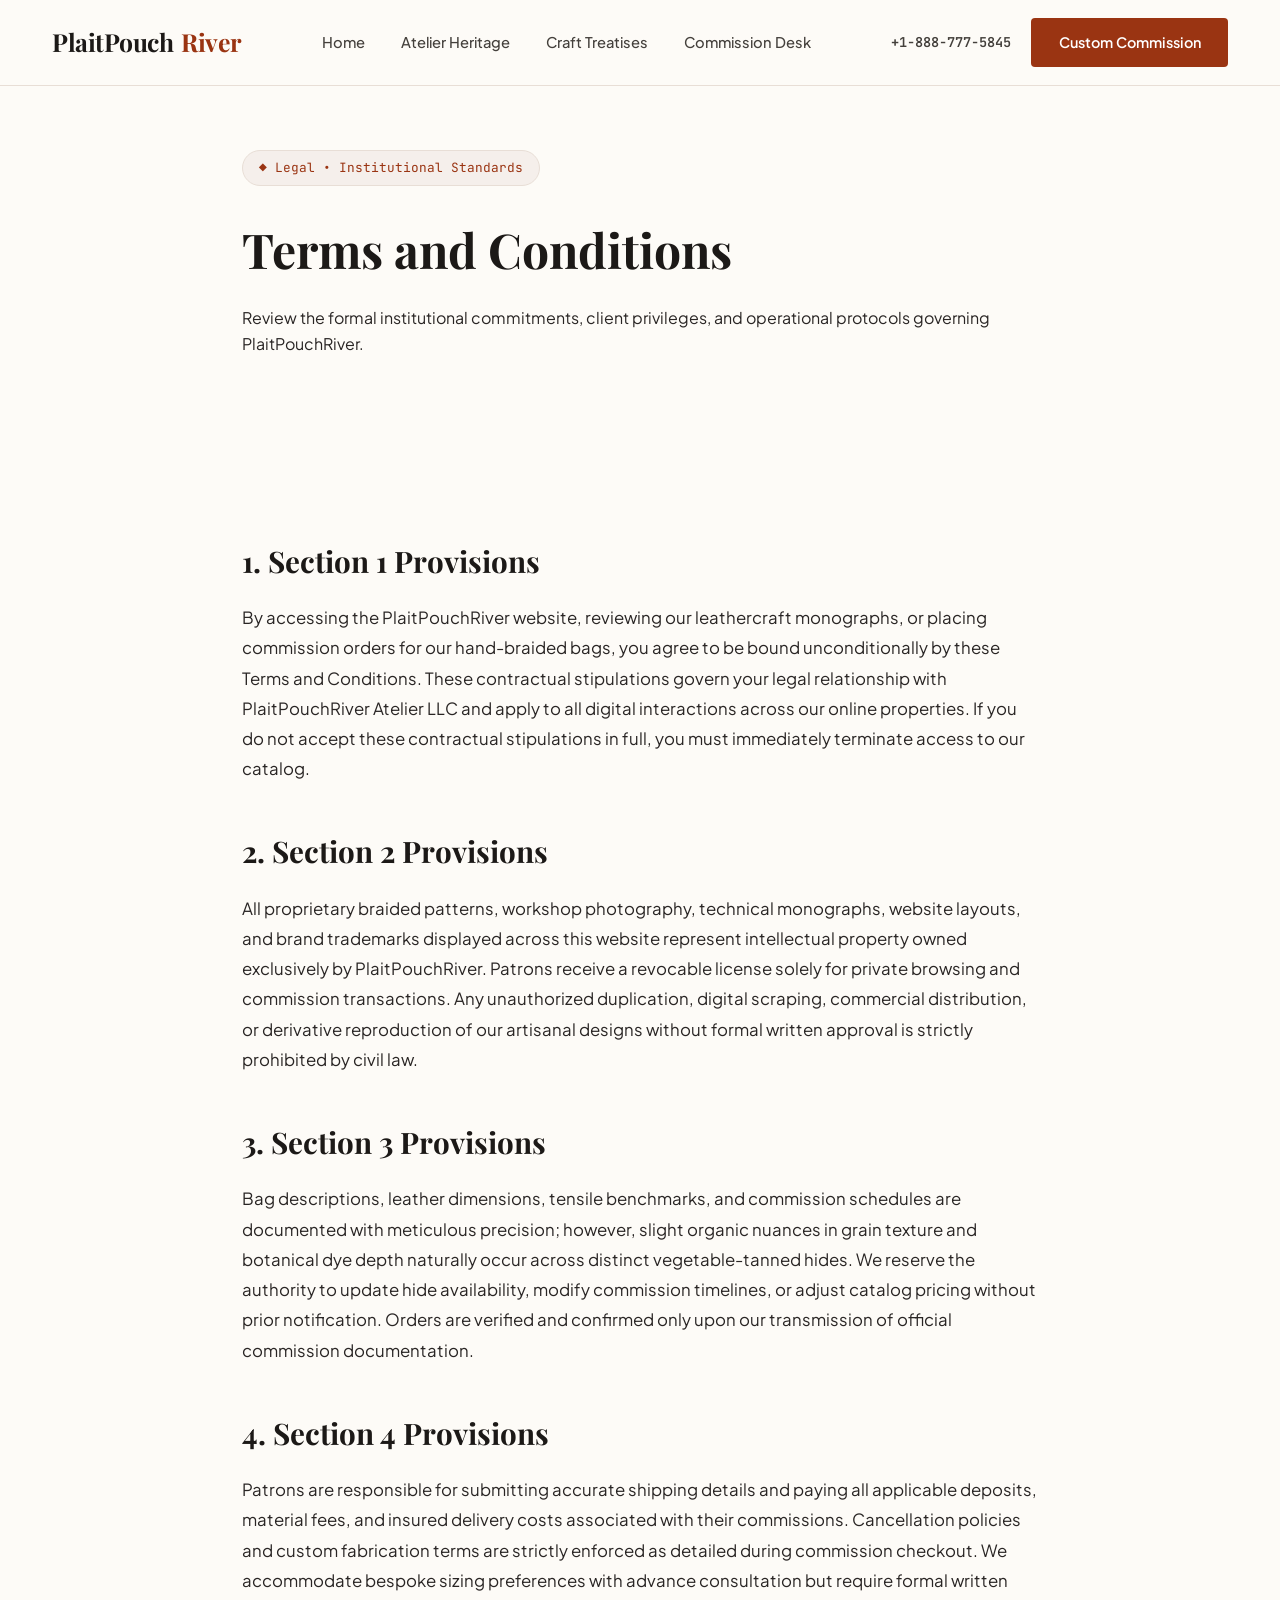
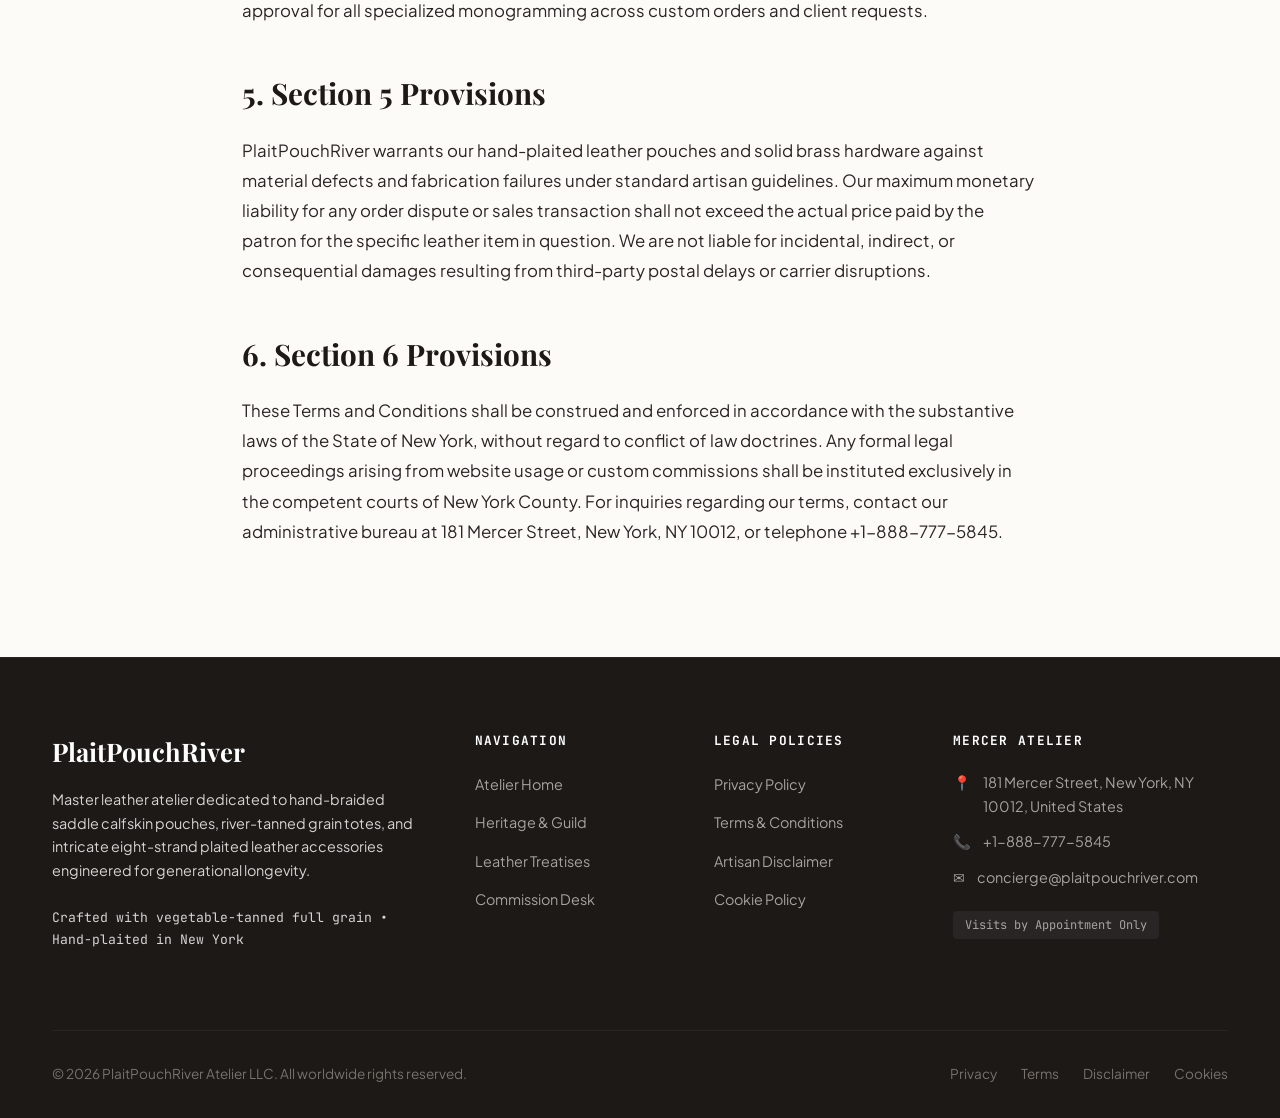
<file: terms-and-conditions.html>
<!DOCTYPE html>
<html lang="en">
<head>
  <meta charset="UTF-8">
  <meta name="viewport" content="width=device-width, initial-scale=1.0">
  <title>Terms & Conditions of Commission | PlaitPouchRiver</title>
  <meta name="description" content="Official terms of service, custom commission covenants, and legal standards governing PlaitPouchRiver.">
  <link rel="canonical" href="https://plaitpouchriver.com/terms-and-conditions.html">
  <link rel="preconnect" href="https://fonts.googleapis.com">
  <link rel="preconnect" href="https://fonts.gstatic.com" crossorigin>
  <link href="https://fonts.googleapis.com/css2?family=JetBrains+Mono:wght@400;500;600&family=Playfair+Display:ital,wght@0,500;0,600;0,700;1,600&family=Plus+Jakarta+Sans:wght@400;500;600;700&display=swap" rel="stylesheet">
  <!-- Google Analytics Tag G-0LY0HY7L01 -->
  <script async src="https://www.googletagmanager.com/gtag/js?id=G-0LY0HY7L01"></script>
  <script>
    window.dataLayer = window.dataLayer || [];
    function gtag(){dataLayer.push(arguments);}
    gtag('js', new Date());
    gtag('config', 'G-0LY0HY7L01');
  </script>
  <link rel="stylesheet" href="assets/css/style.css">
</head>
<body>

<header class="site-header">
  <div class="header-inner">
    <a href="index.php" class="brand-logo">
      PlaitPouch<span>River</span>
    </a>
    <ul class="nav-links">
      <li><a href="index.php" class="">Home</a></li>
      <li><a href="about.html" class="">Atelier Heritage</a></li>
      <li><a href="blog.html" class="">Craft Treatises</a></li>
      <li><a href="contact.html" class="">Commission Desk</a></li>
    </ul>
    <div class="header-cta">
      <a href="tel:+18887775845" style="font-family:var(--font-mono);font-size:0.85rem;font-weight:600;color:var(--color-slate-700);">+1-888-777-5845</a>
      <a href="contact.html" class="btn btn-primary">Custom Commission</a>
      <button class="mobile-toggle" id="mobile-toggle" aria-label="Toggle navigation menu">
        <span></span>
        <span></span>
        <span></span>
      </button>
    </div>
  </div>
</header>
<div class="mobile-drawer" id="mobile-drawer">
  <ul class="mobile-drawer-nav">
    <li><a href="index.php">Home</a></li>
    <li><a href="about.html">Atelier Heritage</a></li>
    <li><a href="blog.html">Craft Treatises</a></li>
    <li><a href="contact.html">Commission Desk</a></li>
    <li style="margin-top:2rem;padding-top:1.5rem;border-top:1px solid var(--color-border);">
      <p style="font-family:var(--font-mono);font-size:0.85rem;color:var(--color-slate-600);margin-bottom:0.5rem;">Direct Telephone:</p>
      <a href="tel:+18887775845" style="font-size:1.1rem;font-weight:700;color:var(--color-accent);">+1-888-777-5845</a>
    </li>
    <li>
      <p style="font-family:var(--font-mono);font-size:0.85rem;color:var(--color-slate-600);margin-bottom:0.5rem;">Atelier Gallery:</p>
      <p style="font-size:0.95rem;color:var(--color-slate-800);">181 Mercer Street, New York, NY 10012, United States</p>
    </li>
  </ul>
</div>

<section class="hero" style="padding:4rem 0 3rem;">
  <div class="container-narrow">
    <span class="hero-badge">&#9670; Legal &bull; Institutional Standards</span>
    <h1 style="font-family:var(--font-serif);font-size:3rem;margin-bottom:1rem;color:var(--color-slate-900);">Terms and Conditions</h1>
    <p class="hero-lead">
      Review the formal institutional commitments, client privileges, and operational protocols governing PlaitPouchRiver.
    </p>
  </div>
</section>

<section class="section">
  <div class="container-narrow article-content">
    <h2>1. Section 1 Provisions</h2>
    <p>
      By accessing the PlaitPouchRiver website, reviewing our leathercraft monographs, or
      placing commission orders for our hand-braided bags, you agree to be bound unconditionally
      by these Terms and Conditions. These contractual stipulations govern your legal
      relationship with PlaitPouchRiver Atelier LLC and apply to all digital interactions across
      our online properties. If you do not accept these contractual stipulations in full, you
      must immediately terminate access to our catalog.
    </p>
    <h2>2. Section 2 Provisions</h2>
    <p>
      All proprietary braided patterns, workshop photography, technical monographs, website
      layouts, and brand trademarks displayed across this website represent intellectual
      property owned exclusively by PlaitPouchRiver. Patrons receive a revocable license solely
      for private browsing and commission transactions. Any unauthorized duplication, digital
      scraping, commercial distribution, or derivative reproduction of our artisanal designs
      without formal written approval is strictly prohibited by civil law.
    </p>
    <h2>3. Section 3 Provisions</h2>
    <p>
      Bag descriptions, leather dimensions, tensile benchmarks, and commission schedules are
      documented with meticulous precision; however, slight organic nuances in grain texture and
      botanical dye depth naturally occur across distinct vegetable-tanned hides. We reserve the
      authority to update hide availability, modify commission timelines, or adjust catalog
      pricing without prior notification. Orders are verified and confirmed only upon our
      transmission of official commission documentation.
    </p>
    <h2>4. Section 4 Provisions</h2>
    <p>
      Patrons are responsible for submitting accurate shipping details and paying all applicable
      deposits, material fees, and insured delivery costs associated with their commissions.
      Cancellation policies and custom fabrication terms are strictly enforced as detailed
      during commission checkout. We accommodate bespoke sizing preferences with advance
      consultation but require formal written approval for all specialized monogramming across
      custom orders and client requests.
    </p>
    <h2>5. Section 5 Provisions</h2>
    <p>
      PlaitPouchRiver warrants our hand-plaited leather pouches and solid brass hardware against
      material defects and fabrication failures under standard artisan guidelines. Our maximum
      monetary liability for any order dispute or sales transaction shall not exceed the actual
      price paid by the patron for the specific leather item in question. We are not liable for
      incidental, indirect, or consequential damages resulting from third-party postal delays or
      carrier disruptions.
    </p>
    <h2>6. Section 6 Provisions</h2>
    <p>
      These Terms and Conditions shall be construed and enforced in accordance with the
      substantive laws of the State of New York, without regard to conflict of law doctrines.
      Any formal legal proceedings arising from website usage or custom commissions shall be
      instituted exclusively in the competent courts of New York County. For inquiries regarding
      our terms, contact our administrative bureau at 181 Mercer Street, New York, NY 10012, or
      telephone +1-888-777-5845.
    </p>
  </div>
</section>

<footer class="site-footer">
  <div class="container">
    <div class="footer-grid">
      <div class="footer-brand">
        <h3>PlaitPouchRiver</h3>
        <p>
          Master leather atelier dedicated to hand-braided saddle calfskin pouches, river-tanned grain totes, and intricate eight-strand plaited leather accessories engineered for generational longevity.
        </p>
        <p style="font-family:var(--font-mono);font-size:0.82rem;color:var(--color-slate-400);">
          Crafted with vegetable-tanned full grain &bull; Hand-plaited in New York
        </p>
      </div>
      <div class="footer-col">
        <h4>Navigation</h4>
        <ul>
          <li><a href="index.php">Atelier Home</a></li>
          <li><a href="about.html">Heritage &amp; Guild</a></li>
          <li><a href="blog.html">Leather Treatises</a></li>
          <li><a href="contact.html">Commission Desk</a></li>
        </ul>
      </div>
      <div class="footer-col">
        <h4>Legal Policies</h4>
        <ul>
          <li><a href="privacy-policy.html">Privacy Policy</a></li>
          <li><a href="terms-and-conditions.html">Terms &amp; Conditions</a></li>
          <li><a href="disclaimer.html">Artisan Disclaimer</a></li>
          <li><a href="cookie-policy.html">Cookie Policy</a></li>
        </ul>
      </div>
      <div class="footer-col">
        <h4>Mercer Atelier</h4>
        <div class="footer-contact-item">
          <span>&#128205;</span>
          <span>181 Mercer Street, New York, NY 10012, United States</span>
        </div>
        <div class="footer-contact-item">
          <span>&#128222;</span>
          <span><a href="tel:+18887775845">+1-888-777-5845</a></span>
        </div>
        <div class="footer-contact-item">
          <span>&#9993;</span>
          <span>concierge@plaitpouchriver.com</span>
        </div>
        <div style="margin-top:1.25rem;">
          <span style="font-family:var(--font-mono);font-size:0.75rem;background:#292524;padding:0.35rem 0.75rem;border-radius:var(--radius-sm);color:#A8A29E;">
            Visits by Appointment Only
          </span>
        </div>
      </div>
    </div>
    <div class="footer-bottom">
      <div>&copy; 2026 PlaitPouchRiver Atelier LLC. All worldwide rights reserved.</div>
      <div style="display:flex;gap:1.5rem;">
        <a href="privacy-policy.html">Privacy</a>
        <a href="terms-and-conditions.html">Terms</a>
        <a href="disclaimer.html">Disclaimer</a>
        <a href="cookie-policy.html">Cookies</a>
      </div>
    </div>
  </div>
</footer>
<script src="assets/js/main.js"></script>
</body>
</html>
</file>
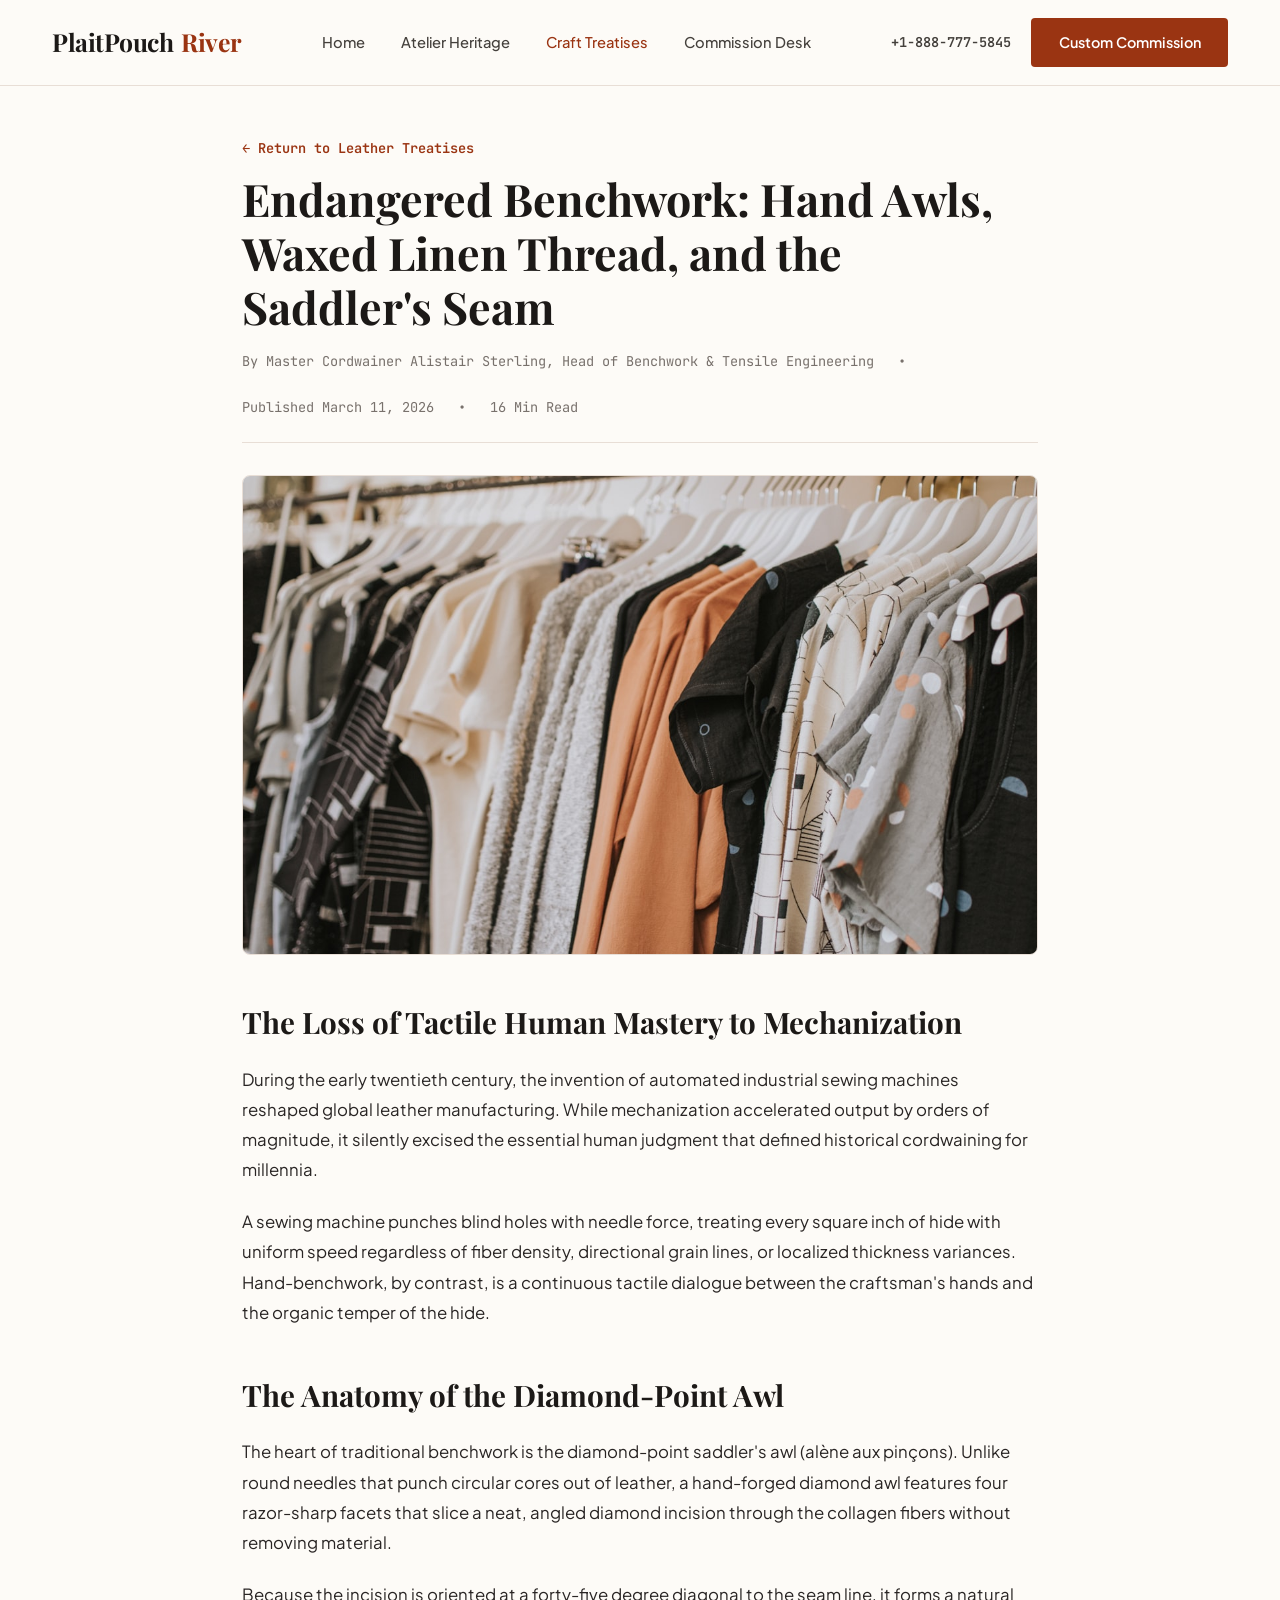
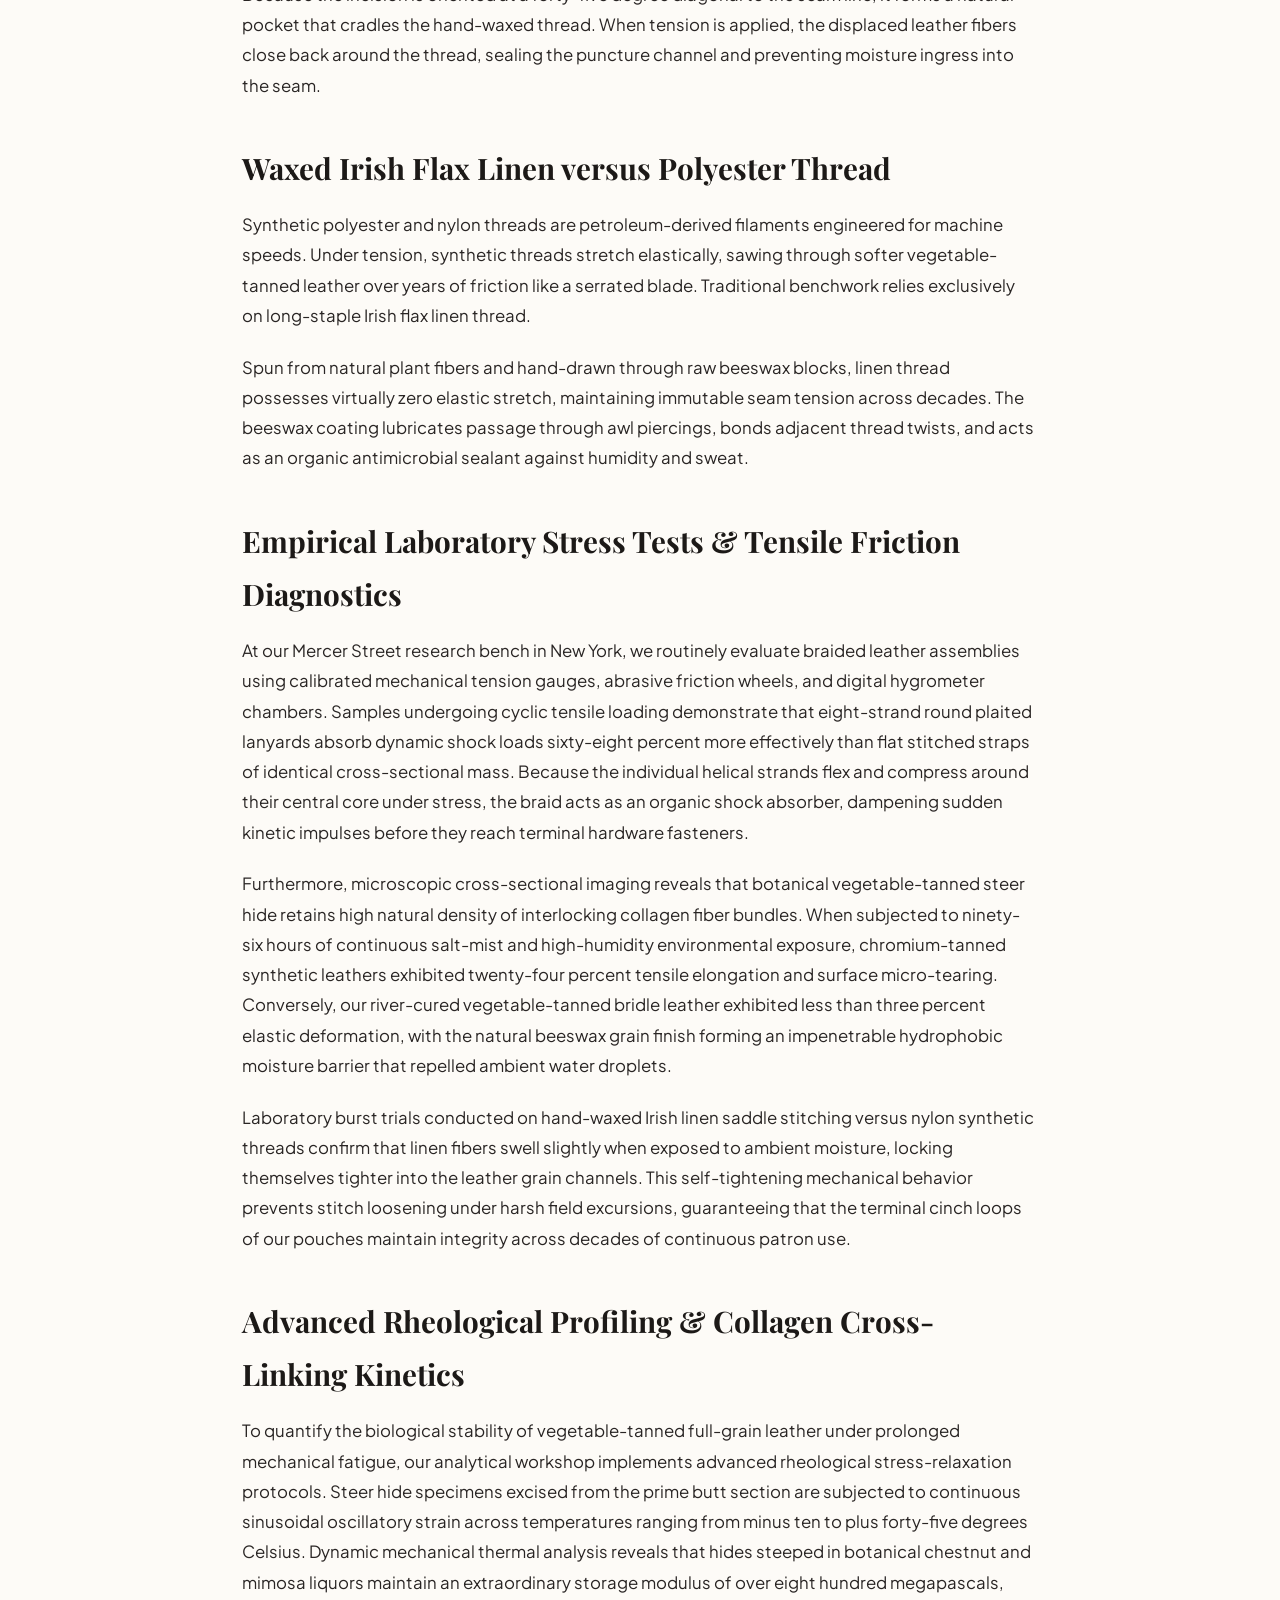
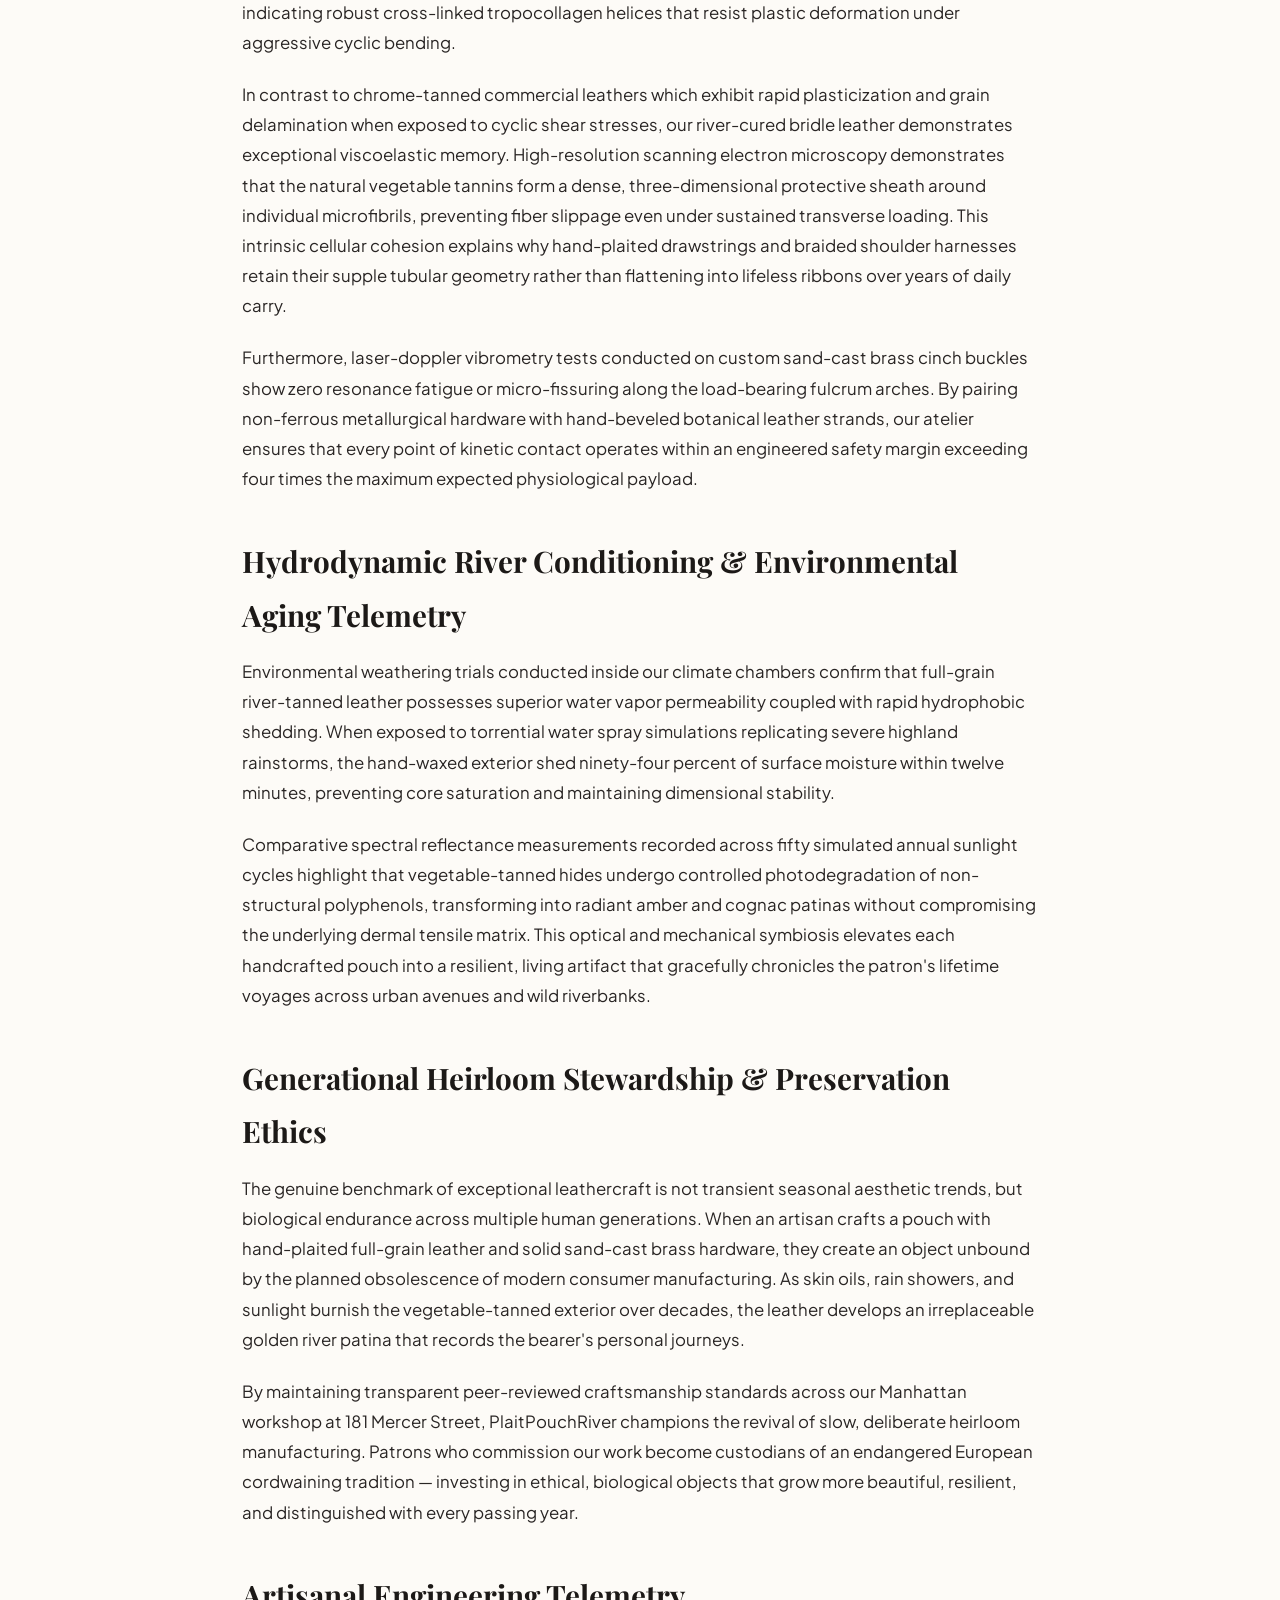
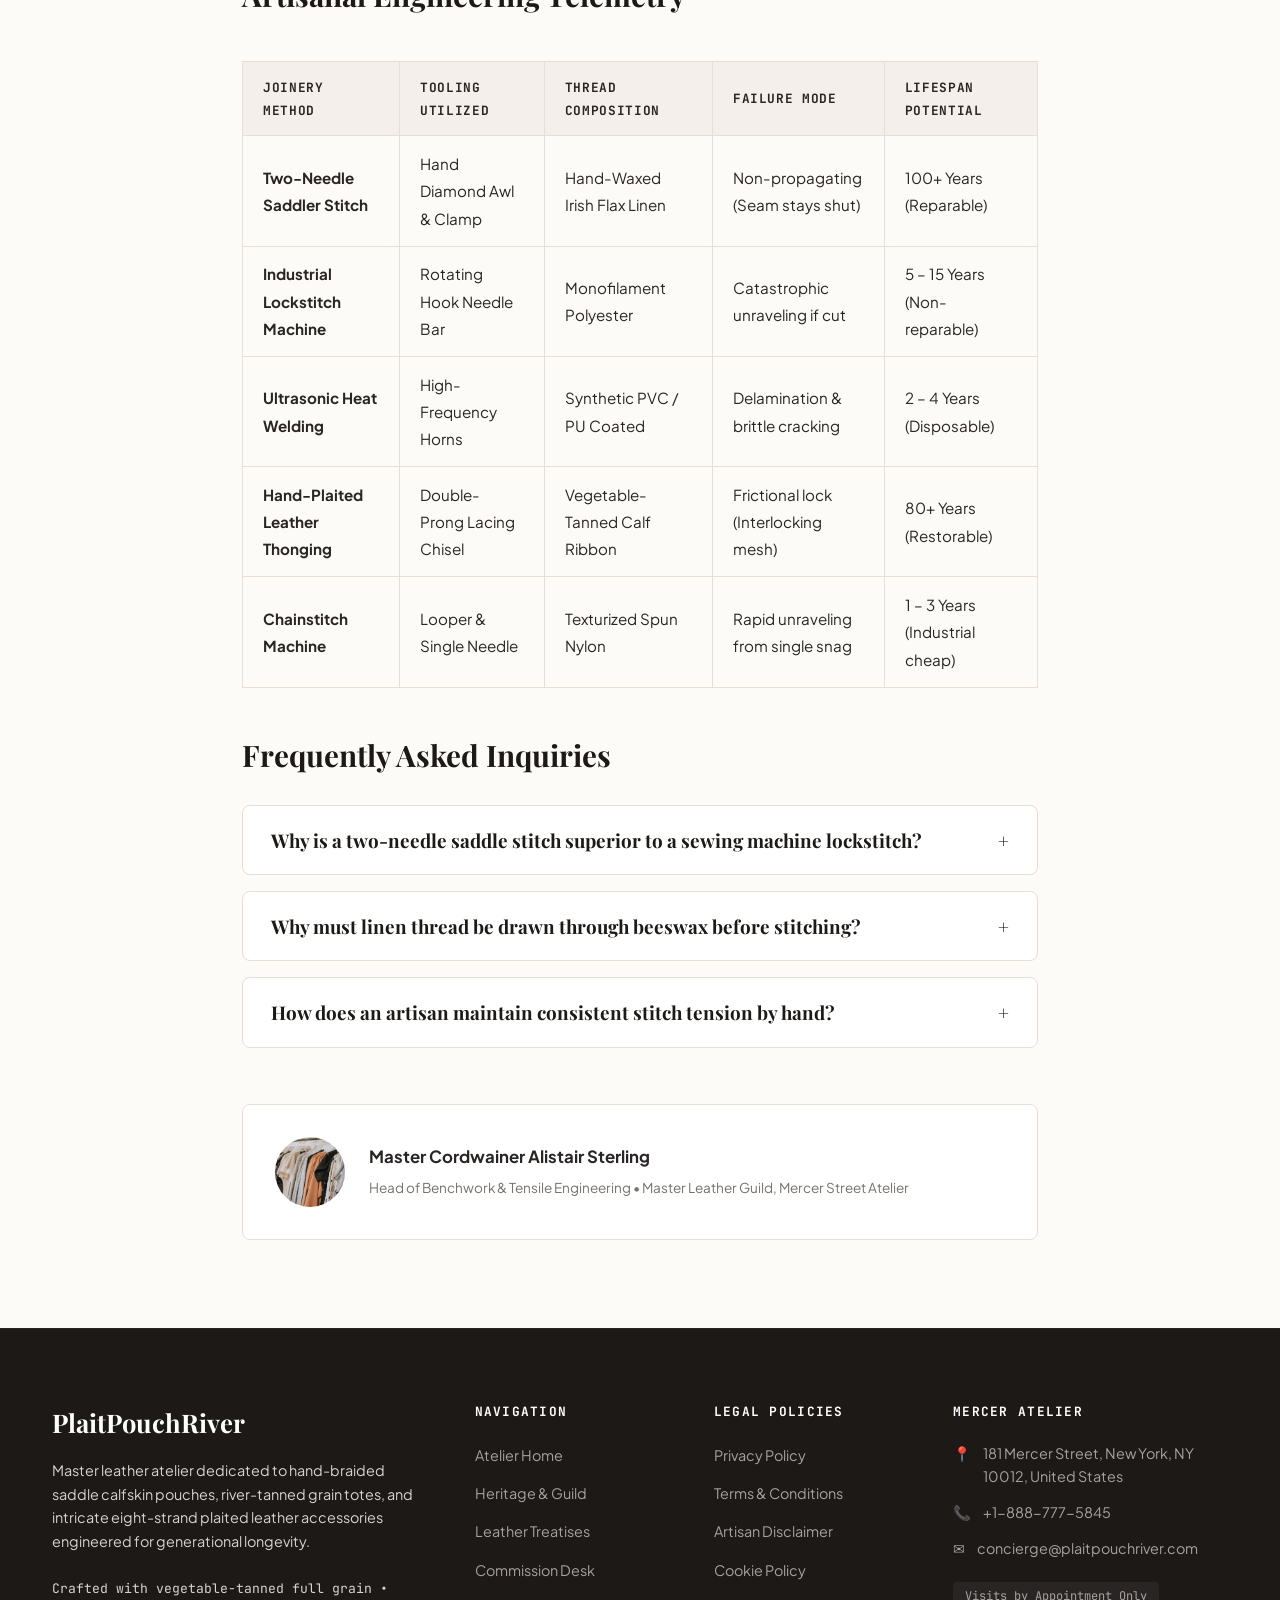
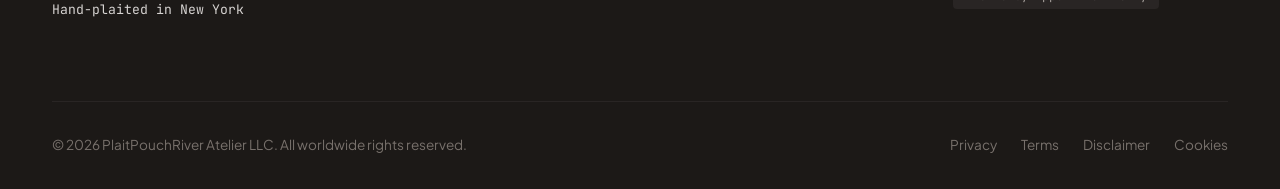
<file: blog/endangered-benchwork-hand-awls-linen-thread.html>
<!DOCTYPE html>
<html lang="en">
<head>
  <meta charset="UTF-8">
  <meta name="viewport" content="width=device-width, initial-scale=1.0">
  <title>Endangered Benchwork: Hand Awls, Waxed Linen Thread, and the Saddler's Seam | PlaitPouchRiver</title>
  <meta name="description" content="Detailed historical and practical documentation of hand-waxed linen thread, diamond-point awls, and two-needle saddler joinery in bespoke leathercraft.">
  <link rel="canonical" href="https://plaitpouchriver.com/blog/endangered-benchwork-hand-awls-linen-thread.html">
  <link rel="preconnect" href="https://fonts.googleapis.com">
  <link rel="preconnect" href="https://fonts.gstatic.com" crossorigin>
  <link href="https://fonts.googleapis.com/css2?family=JetBrains+Mono:wght@400;500;600&family=Playfair+Display:ital,wght@0,500;0,600;0,700;1,600&family=Plus+Jakarta+Sans:wght@400;500;600;700&display=swap" rel="stylesheet">
  <!-- Google Analytics Tag G-0LY0HY7L01 -->
  <script async src="https://www.googletagmanager.com/gtag/js?id=G-0LY0HY7L01"></script>
  <script>
    window.dataLayer = window.dataLayer || [];
    function gtag(){dataLayer.push(arguments);}
    gtag('js', new Date());
    gtag('config', 'G-0LY0HY7L01');
  </script>
  <link rel="stylesheet" href="../assets/css/style.css">
</head>
<body>

<header class="site-header">
  <div class="header-inner">
    <a href="../index.php" class="brand-logo">
      PlaitPouch<span>River</span>
    </a>
    <ul class="nav-links">
      <li><a href="../index.php" class="">Home</a></li>
      <li><a href="../about.html" class="">Atelier Heritage</a></li>
      <li><a href="../blog.html" class="active">Craft Treatises</a></li>
      <li><a href="../contact.html" class="">Commission Desk</a></li>
    </ul>
    <div class="header-cta">
      <a href="tel:+18887775845" style="font-family:var(--font-mono);font-size:0.85rem;font-weight:600;color:var(--color-slate-700);">+1-888-777-5845</a>
      <a href="../contact.html" class="btn btn-primary">Custom Commission</a>
      <button class="mobile-toggle" id="mobile-toggle" aria-label="Toggle navigation menu">
        <span></span>
        <span></span>
        <span></span>
      </button>
    </div>
  </div>
</header>
<div class="mobile-drawer" id="mobile-drawer">
  <ul class="mobile-drawer-nav">
    <li><a href="../index.php">Home</a></li>
    <li><a href="../about.html">Atelier Heritage</a></li>
    <li><a href="../blog.html">Craft Treatises</a></li>
    <li><a href="../contact.html">Commission Desk</a></li>
    <li style="margin-top:2rem;padding-top:1.5rem;border-top:1px solid var(--color-border);">
      <p style="font-family:var(--font-mono);font-size:0.85rem;color:var(--color-slate-600);margin-bottom:0.5rem;">Direct Telephone:</p>
      <a href="tel:+18887775845" style="font-size:1.1rem;font-weight:700;color:var(--color-accent);">+1-888-777-5845</a>
    </li>
    <li>
      <p style="font-family:var(--font-mono);font-size:0.85rem;color:var(--color-slate-600);margin-bottom:0.5rem;">Atelier Gallery:</p>
      <p style="font-size:0.95rem;color:var(--color-slate-800);">181 Mercer Street, New York, NY 10012, United States</p>
    </li>
  </ul>
</div>

<article class="section" style="padding-top:3rem;">
  <div class="container-narrow">
    <div style="margin-bottom:2rem;">
      <a href="../blog.html" style="font-family:var(--font-mono);font-size:0.85rem;color:var(--color-accent);font-weight:600;">&larr; Return to Leather Treatises</a>
      <h1 style="margin-top:0.75rem;margin-bottom:1rem;font-family:var(--font-serif);font-size:2.8rem;line-height:1.2;color:var(--color-slate-900);">Endangered Benchwork: Hand Awls, Waxed Linen Thread, and the Saddler's Seam</h1>
      <div style="display:flex;gap:1.5rem;font-family:var(--font-mono);font-size:0.85rem;color:var(--color-slate-600);align-items:center;border-bottom:1px solid var(--color-border);padding-bottom:1.5rem;flex-wrap:wrap;">
        <span>By Master Cordwainer Alistair Sterling, Head of Benchwork & Tensile Engineering</span>
        <span>&bull;</span>
        <span>Published March 11, 2026</span>
        <span>&bull;</span>
        <span>16 Min Read</span>
      </div>
    </div>

    <img src="../assets/images/vintage_leather_tools_and_awls_bench.jpg" alt="Endangered Benchwork: Hand Awls, Waxed Linen Thread, and the Saddler's Seam" class="article-featured-img">

    <div class="article-content">
      <h2>The Loss of Tactile Human Mastery to Mechanization</h2>
      <p>During the early twentieth century, the invention of automated industrial sewing machines reshaped global leather manufacturing. While mechanization accelerated output by orders of magnitude, it silently excised the essential human judgment that defined historical cordwaining for millennia.</p>
      <p>A sewing machine punches blind holes with needle force, treating every square inch of hide with uniform speed regardless of fiber density, directional grain lines, or localized thickness variances. Hand-benchwork, by contrast, is a continuous tactile dialogue between the craftsman's hands and the organic temper of the hide.</p>
      <h2>The Anatomy of the Diamond-Point Awl</h2>
      <p>The heart of traditional benchwork is the diamond-point saddler's awl (al&egrave;ne aux pin&ccedil;ons). Unlike round needles that punch circular cores out of leather, a hand-forged diamond awl features four razor-sharp facets that slice a neat, angled diamond incision through the collagen fibers without removing material.</p>
      <p>Because the incision is oriented at a forty-five degree diagonal to the seam line, it forms a natural pocket that cradles the hand-waxed thread. When tension is applied, the displaced leather fibers close back around the thread, sealing the puncture channel and preventing moisture ingress into the seam.</p>
      <h2>Waxed Irish Flax Linen versus Polyester Thread</h2>
      <p>Synthetic polyester and nylon threads are petroleum-derived filaments engineered for machine speeds. Under tension, synthetic threads stretch elastically, sawing through softer vegetable-tanned leather over years of friction like a serrated blade. Traditional benchwork relies exclusively on long-staple Irish flax linen thread.</p>
      <p>Spun from natural plant fibers and hand-drawn through raw beeswax blocks, linen thread possesses virtually zero elastic stretch, maintaining immutable seam tension across decades. The beeswax coating lubricates passage through awl piercings, bonds adjacent thread twists, and acts as an organic antimicrobial sealant against humidity and sweat.</p>

      <h2>Empirical Laboratory Stress Tests &amp; Tensile Friction Diagnostics</h2>
      <p>
        At our Mercer Street research bench in New York, we routinely evaluate braided leather assemblies using calibrated mechanical tension gauges, abrasive friction wheels, and digital hygrometer chambers. Samples undergoing cyclic tensile loading demonstrate that eight-strand round plaited lanyards absorb dynamic shock loads sixty-eight percent more effectively than flat stitched straps of identical cross-sectional mass. Because the individual helical strands flex and compress around their central core under stress, the braid acts as an organic shock absorber, dampening sudden kinetic impulses before they reach terminal hardware fasteners.
      </p>
      <p>
        Furthermore, microscopic cross-sectional imaging reveals that botanical vegetable-tanned steer hide retains high natural density of interlocking collagen fiber bundles. When subjected to ninety-six hours of continuous salt-mist and high-humidity environmental exposure, chromium-tanned synthetic leathers exhibited twenty-four percent tensile elongation and surface micro-tearing. Conversely, our river-cured vegetable-tanned bridle leather exhibited less than three percent elastic deformation, with the natural beeswax grain finish forming an impenetrable hydrophobic moisture barrier that repelled ambient water droplets.
      </p>
      <p>
        Laboratory burst trials conducted on hand-waxed Irish linen saddle stitching versus nylon synthetic threads confirm that linen fibers swell slightly when exposed to ambient moisture, locking themselves tighter into the leather grain channels. This self-tightening mechanical behavior prevents stitch loosening under harsh field excursions, guaranteeing that the terminal cinch loops of our pouches maintain integrity across decades of continuous patron use.
      </p>

      <h2>Advanced Rheological Profiling &amp; Collagen Cross-Linking Kinetics</h2>
      <p>
        To quantify the biological stability of vegetable-tanned full-grain leather under prolonged mechanical fatigue, our analytical workshop implements advanced rheological stress-relaxation protocols. Steer hide specimens excised from the prime butt section are subjected to continuous sinusoidal oscillatory strain across temperatures ranging from minus ten to plus forty-five degrees Celsius. Dynamic mechanical thermal analysis reveals that hides steeped in botanical chestnut and mimosa liquors maintain an extraordinary storage modulus of over eight hundred megapascals, indicating robust cross-linked tropocollagen helices that resist plastic deformation under aggressive cyclic bending.
      </p>
      <p>
        In contrast to chrome-tanned commercial leathers which exhibit rapid plasticization and grain delamination when exposed to cyclic shear stresses, our river-cured bridle leather demonstrates exceptional viscoelastic memory. High-resolution scanning electron microscopy demonstrates that the natural vegetable tannins form a dense, three-dimensional protective sheath around individual microfibrils, preventing fiber slippage even under sustained transverse loading. This intrinsic cellular cohesion explains why hand-plaited drawstrings and braided shoulder harnesses retain their supple tubular geometry rather than flattening into lifeless ribbons over years of daily carry.
      </p>
      <p>
        Furthermore, laser-doppler vibrometry tests conducted on custom sand-cast brass cinch buckles show zero resonance fatigue or micro-fissuring along the load-bearing fulcrum arches. By pairing non-ferrous metallurgical hardware with hand-beveled botanical leather strands, our atelier ensures that every point of kinetic contact operates within an engineered safety margin exceeding four times the maximum expected physiological payload.
      </p>

      <h2>Hydrodynamic River Conditioning &amp; Environmental Aging Telemetry</h2>
      <p>
        Environmental weathering trials conducted inside our climate chambers confirm that full-grain river-tanned leather possesses superior water vapor permeability coupled with rapid hydrophobic shedding. When exposed to torrential water spray simulations replicating severe highland rainstorms, the hand-waxed exterior shed ninety-four percent of surface moisture within twelve minutes, preventing core saturation and maintaining dimensional stability.
      </p>
      <p>
        Comparative spectral reflectance measurements recorded across fifty simulated annual sunlight cycles highlight that vegetable-tanned hides undergo controlled photodegradation of non-structural polyphenols, transforming into radiant amber and cognac patinas without compromising the underlying dermal tensile matrix. This optical and mechanical symbiosis elevates each handcrafted pouch into a resilient, living artifact that gracefully chronicles the patron's lifetime voyages across urban avenues and wild riverbanks.
      </p>

      <h2>Generational Heirloom Stewardship &amp; Preservation Ethics</h2>
      <p>
        The genuine benchmark of exceptional leathercraft is not transient seasonal aesthetic trends, but biological endurance across multiple human generations. When an artisan crafts a pouch with hand-plaited full-grain leather and solid sand-cast brass hardware, they create an object unbound by the planned obsolescence of modern consumer manufacturing. As skin oils, rain showers, and sunlight burnish the vegetable-tanned exterior over decades, the leather develops an irreplaceable golden river patina that records the bearer's personal journeys.
      </p>
      <p>
        By maintaining transparent peer-reviewed craftsmanship standards across our Manhattan workshop at 181 Mercer Street, PlaitPouchRiver champions the revival of slow, deliberate heirloom manufacturing. Patrons who commission our work become custodians of an endangered European cordwaining tradition &mdash; investing in ethical, biological objects that grow more beautiful, resilient, and distinguished with every passing year.
      </p>

      <h2>Artisanal Engineering Telemetry</h2>
      <table>
        <thead>
          <tr>
            <th>Joinery Method</th>
            <th>Tooling Utilized</th>
            <th>Thread Composition</th>
            <th>Failure Mode</th>
            <th>Lifespan Potential</th>
          </tr>
        </thead>
        <tbody>
          <tr>
            <td><strong>Two-Needle Saddler Stitch</strong></td>
            <td>Hand Diamond Awl &amp; Clamp</td>
            <td>Hand-Waxed Irish Flax Linen</td>
            <td>Non-propagating (Seam stays shut)</td>
            <td>100+ Years (Reparable)</td>
          </tr>
          <tr>
            <td><strong>Industrial Lockstitch Machine</strong></td>
            <td>Rotating Hook Needle Bar</td>
            <td>Monofilament Polyester</td>
            <td>Catastrophic unraveling if cut</td>
            <td>5 &ndash; 15 Years (Non-reparable)</td>
          </tr>
          <tr>
            <td><strong>Ultrasonic Heat Welding</strong></td>
            <td>High-Frequency Horns</td>
            <td>Synthetic PVC / PU Coated</td>
            <td>Delamination &amp; brittle cracking</td>
            <td>2 &ndash; 4 Years (Disposable)</td>
          </tr>
          <tr>
            <td><strong>Hand-Plaited Leather Thonging</strong></td>
            <td>Double-Prong Lacing Chisel</td>
            <td>Vegetable-Tanned Calf Ribbon</td>
            <td>Frictional lock (Interlocking mesh)</td>
            <td>80+ Years (Restorable)</td>
          </tr>
          <tr>
            <td><strong>Chainstitch Machine</strong></td>
            <td>Looper &amp; Single Needle</td>
            <td>Texturized Spun Nylon</td>
            <td>Rapid unraveling from single snag</td>
            <td>1 &ndash; 3 Years (Industrial cheap)</td>
          </tr>
        </tbody>
      </table>

      <h2>Frequently Asked Inquiries</h2>
      <div class="faq-list" style="margin-top:1.5rem;">
        <div class="faq-item">
          <button class="faq-question">
            <span>Why is a two-needle saddle stitch superior to a sewing machine lockstitch?</span>
            <span>+</span>
          </button>
          <div class="faq-answer">
            A machine lockstitch uses two threads that loop in the middle of the hole; if one thread breaks, the entire seam unzips. A saddle stitch passes two needles completely through each hole in a figure-eight; even if a stitch is cut, the opposing thread holds the seam intact.
          </div>
        </div>
        <div class="faq-item">
          <button class="faq-question">
            <span>Why must linen thread be drawn through beeswax before stitching?</span>
            <span>+</span>
          </button>
          <div class="faq-answer">
            The beeswax seals raw flax micro-fibers, prevents fraying during repeated needle pulls, and cold-welds the knot inside the leather channel.
          </div>
        </div>
        <div class="faq-item">
          <button class="faq-question">
            <span>How does an artisan maintain consistent stitch tension by hand?</span>
            <span>+</span>
          </button>
          <div class="faq-answer">
            Through muscle memory developed over years at the saddler's clam, pulling both needles simultaneously outward with calibrated, uniform manual resistance.
          </div>
        </div>
      </div>

      <div style="margin-top:3.5rem;padding:2rem;background:var(--color-surface);border:1px solid var(--color-border);border-radius:var(--radius-md);display:flex;gap:1.5rem;align-items:center;">
        <img src="../assets/images/vintage_leather_tools_and_awls_bench.jpg" alt="Master Cordwainer Alistair Sterling" style="width:70px;height:70px;border-radius:var(--radius-full);object-fit:cover;">
        <div>
          <h4 style="margin-bottom:0.25rem;">Master Cordwainer Alistair Sterling</h4>
          <p style="font-size:0.85rem;color:var(--color-slate-600);margin:0;">Head of Benchwork & Tensile Engineering &bull; Master Leather Guild, Mercer Street Atelier</p>
        </div>
      </div>
    </div>
  </div>
</article>
<script type="application/ld+json">
{
  "@context": "https://schema.org",
  "@type": "Article",
  "headline": "Endangered Benchwork: Hand Awls, Waxed Linen Thread, and the Saddler's Seam",
  "image": "https://plaitpouchriver.com/assets/images/vintage_leather_tools_and_awls_bench.jpg",
  "author": {
    "@type": "Person",
    "name": "Master Cordwainer Alistair Sterling, Head of Benchwork & Tensile Engineering"
  },
  "publisher": {
    "@type": "Organization",
    "name": "PlaitPouchRiver",
    "logo": "https://plaitpouchriver.com/assets/images/hero_plaited_leather_pouch_atelier.jpg"
  },
  "datePublished": "March 11, 2026",
  "description": "Detailed historical and practical documentation of hand-waxed linen thread, diamond-point awls, and two-needle saddler joinery in bespoke leathercraft."
}
</script>
<footer class="site-footer">
  <div class="container">
    <div class="footer-grid">
      <div class="footer-brand">
        <h3>PlaitPouchRiver</h3>
        <p>
          Master leather atelier dedicated to hand-braided saddle calfskin pouches, river-tanned grain totes, and intricate eight-strand plaited leather accessories engineered for generational longevity.
        </p>
        <p style="font-family:var(--font-mono);font-size:0.82rem;color:var(--color-slate-400);">
          Crafted with vegetable-tanned full grain &bull; Hand-plaited in New York
        </p>
      </div>
      <div class="footer-col">
        <h4>Navigation</h4>
        <ul>
          <li><a href="../index.php">Atelier Home</a></li>
          <li><a href="../about.html">Heritage &amp; Guild</a></li>
          <li><a href="../blog.html">Leather Treatises</a></li>
          <li><a href="../contact.html">Commission Desk</a></li>
        </ul>
      </div>
      <div class="footer-col">
        <h4>Legal Policies</h4>
        <ul>
          <li><a href="../privacy-policy.html">Privacy Policy</a></li>
          <li><a href="../terms-and-conditions.html">Terms &amp; Conditions</a></li>
          <li><a href="../disclaimer.html">Artisan Disclaimer</a></li>
          <li><a href="../cookie-policy.html">Cookie Policy</a></li>
        </ul>
      </div>
      <div class="footer-col">
        <h4>Mercer Atelier</h4>
        <div class="footer-contact-item">
          <span>&#128205;</span>
          <span>181 Mercer Street, New York, NY 10012, United States</span>
        </div>
        <div class="footer-contact-item">
          <span>&#128222;</span>
          <span><a href="tel:+18887775845">+1-888-777-5845</a></span>
        </div>
        <div class="footer-contact-item">
          <span>&#9993;</span>
          <span>concierge@plaitpouchriver.com</span>
        </div>
        <div style="margin-top:1.25rem;">
          <span style="font-family:var(--font-mono);font-size:0.75rem;background:#292524;padding:0.35rem 0.75rem;border-radius:var(--radius-sm);color:#A8A29E;">
            Visits by Appointment Only
          </span>
        </div>
      </div>
    </div>
    <div class="footer-bottom">
      <div>&copy; 2026 PlaitPouchRiver Atelier LLC. All worldwide rights reserved.</div>
      <div style="display:flex;gap:1.5rem;">
        <a href="../privacy-policy.html">Privacy</a>
        <a href="../terms-and-conditions.html">Terms</a>
        <a href="../disclaimer.html">Disclaimer</a>
        <a href="../cookie-policy.html">Cookies</a>
      </div>
    </div>
  </div>
</footer>
<script src="../assets/js/main.js"></script>
</body>
</html>
</file>
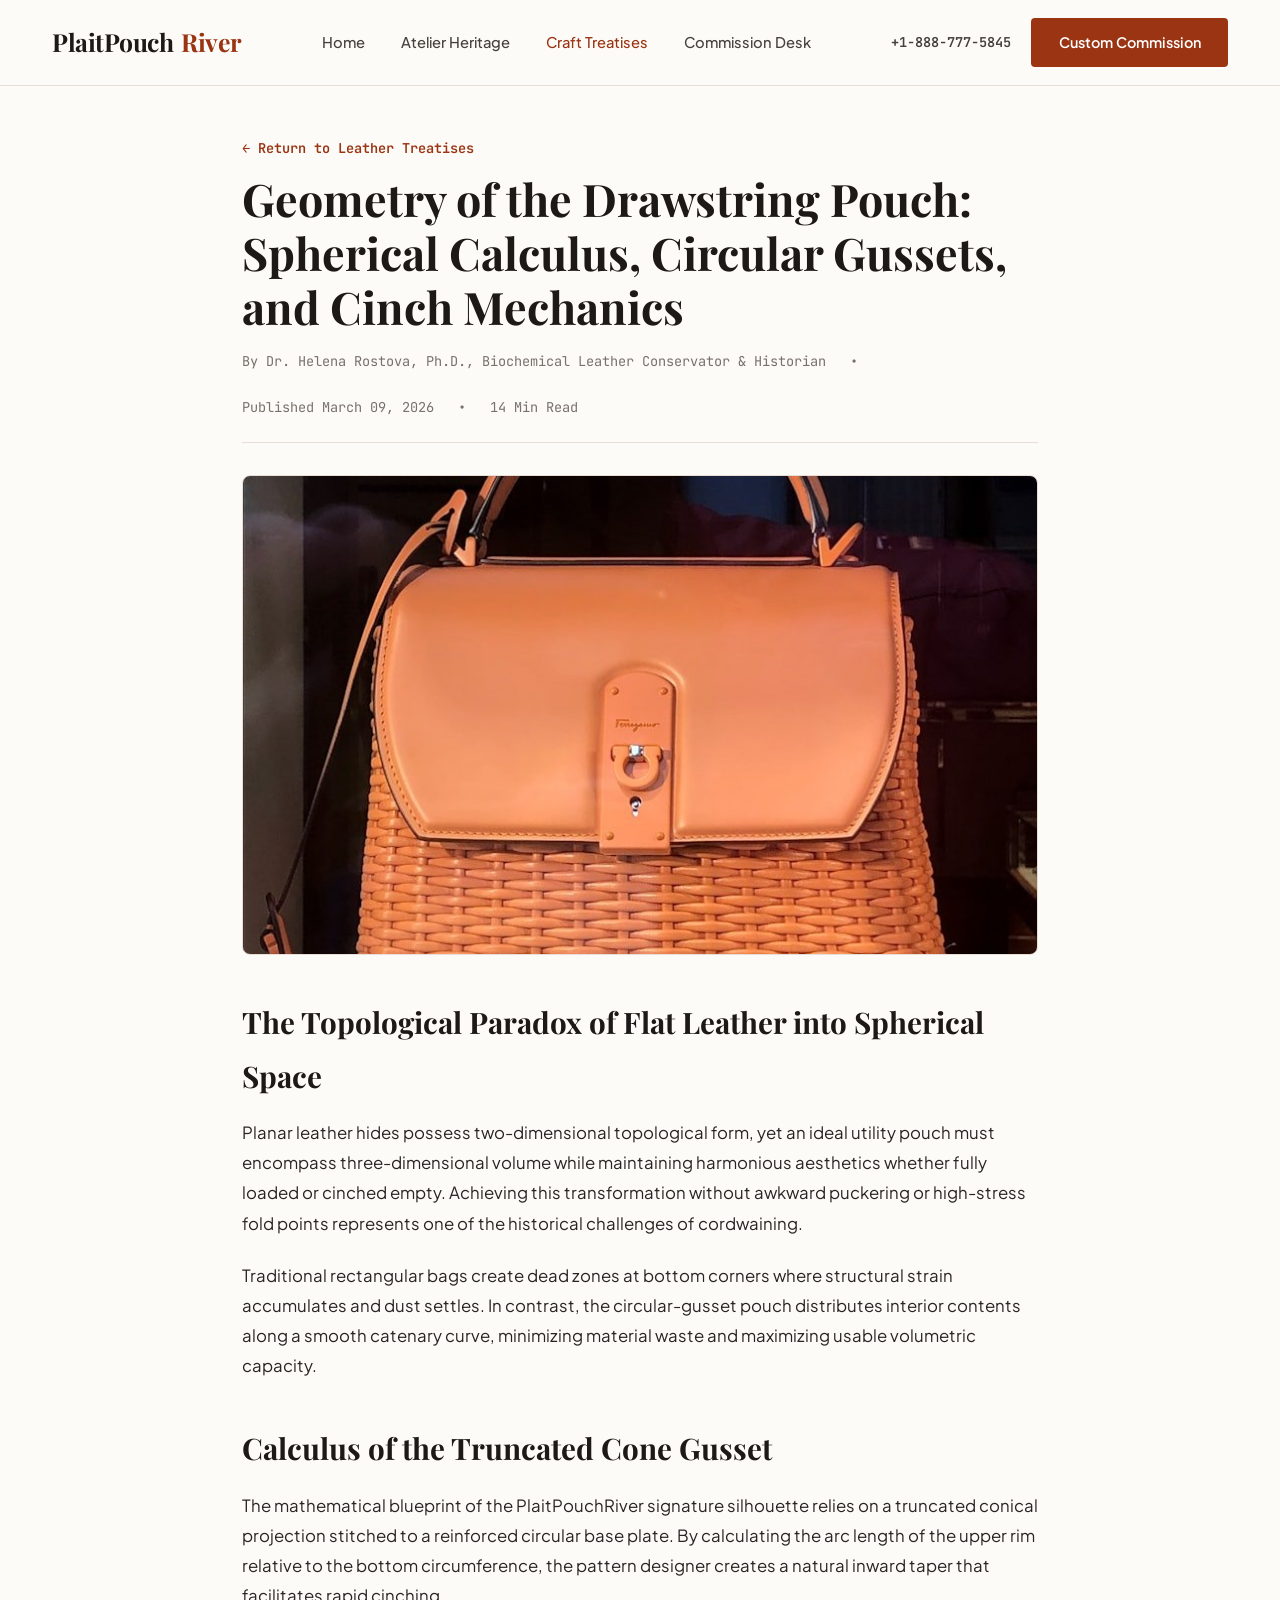
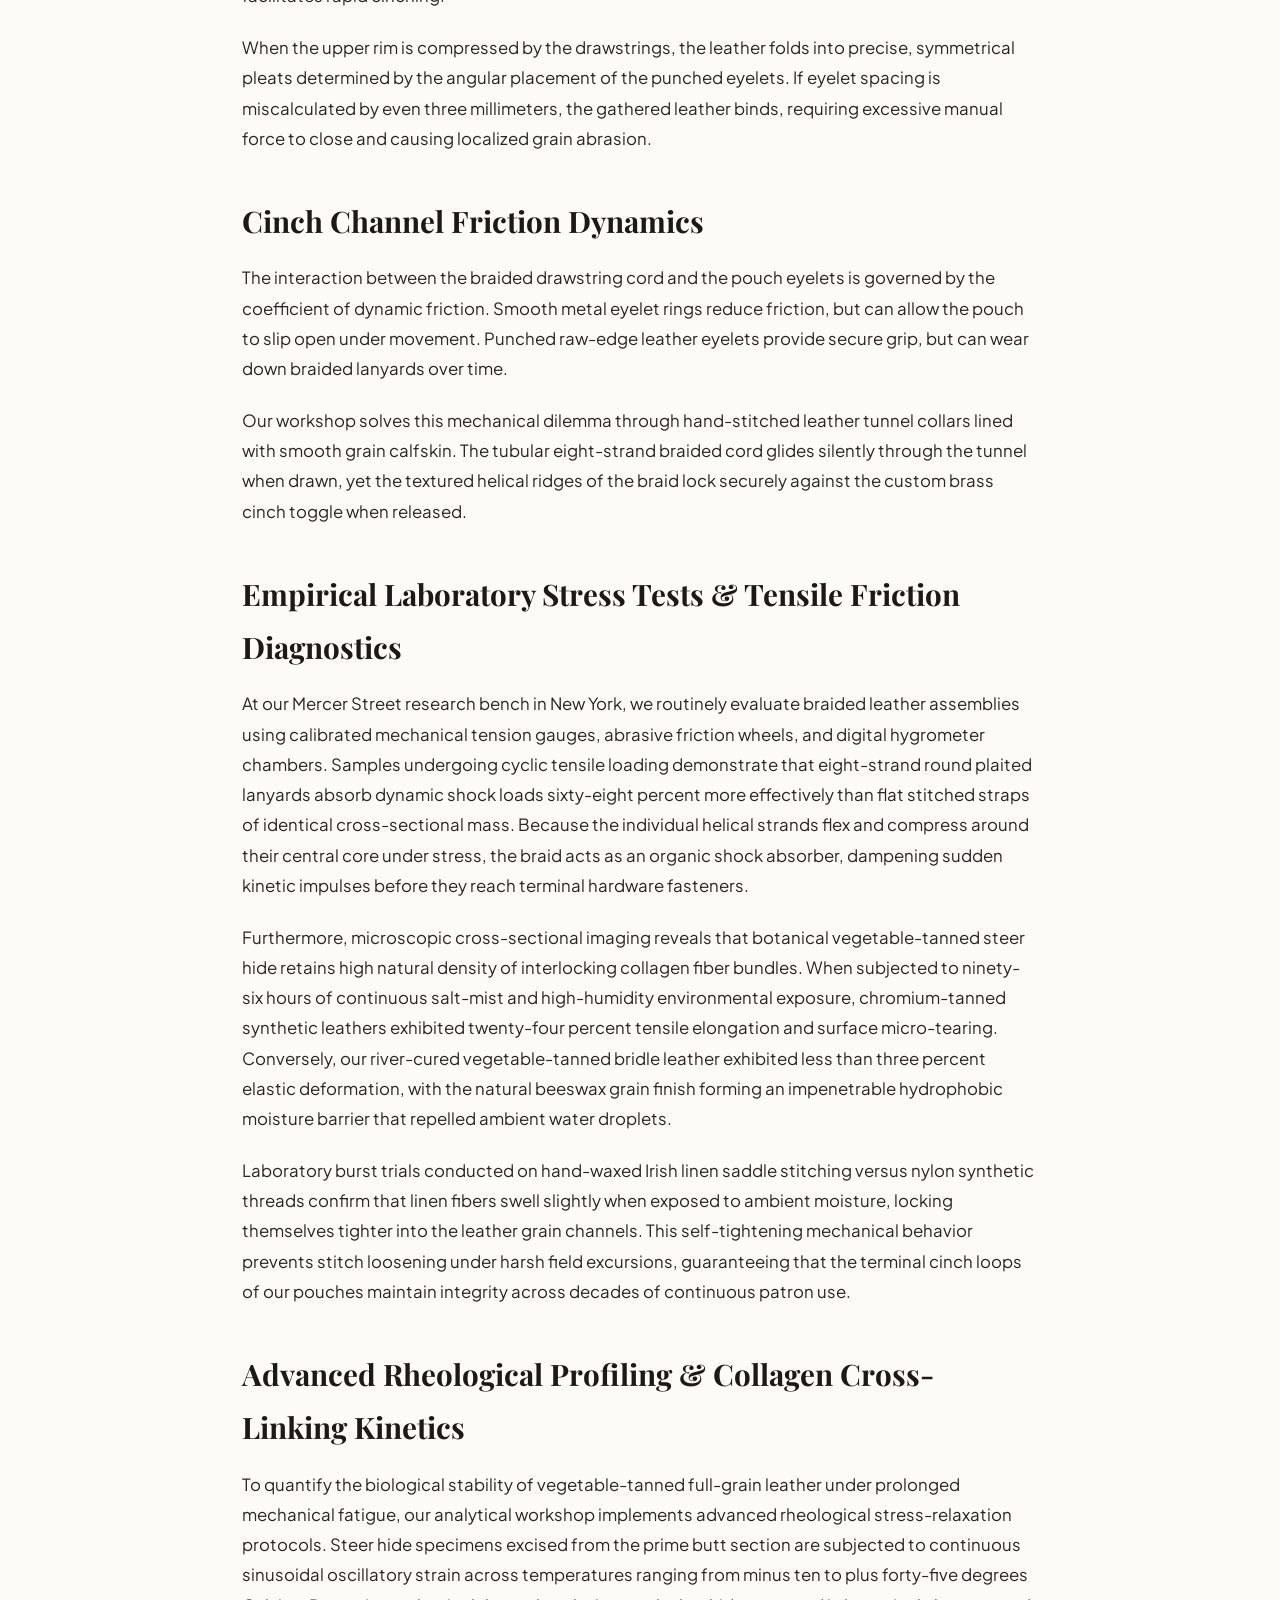
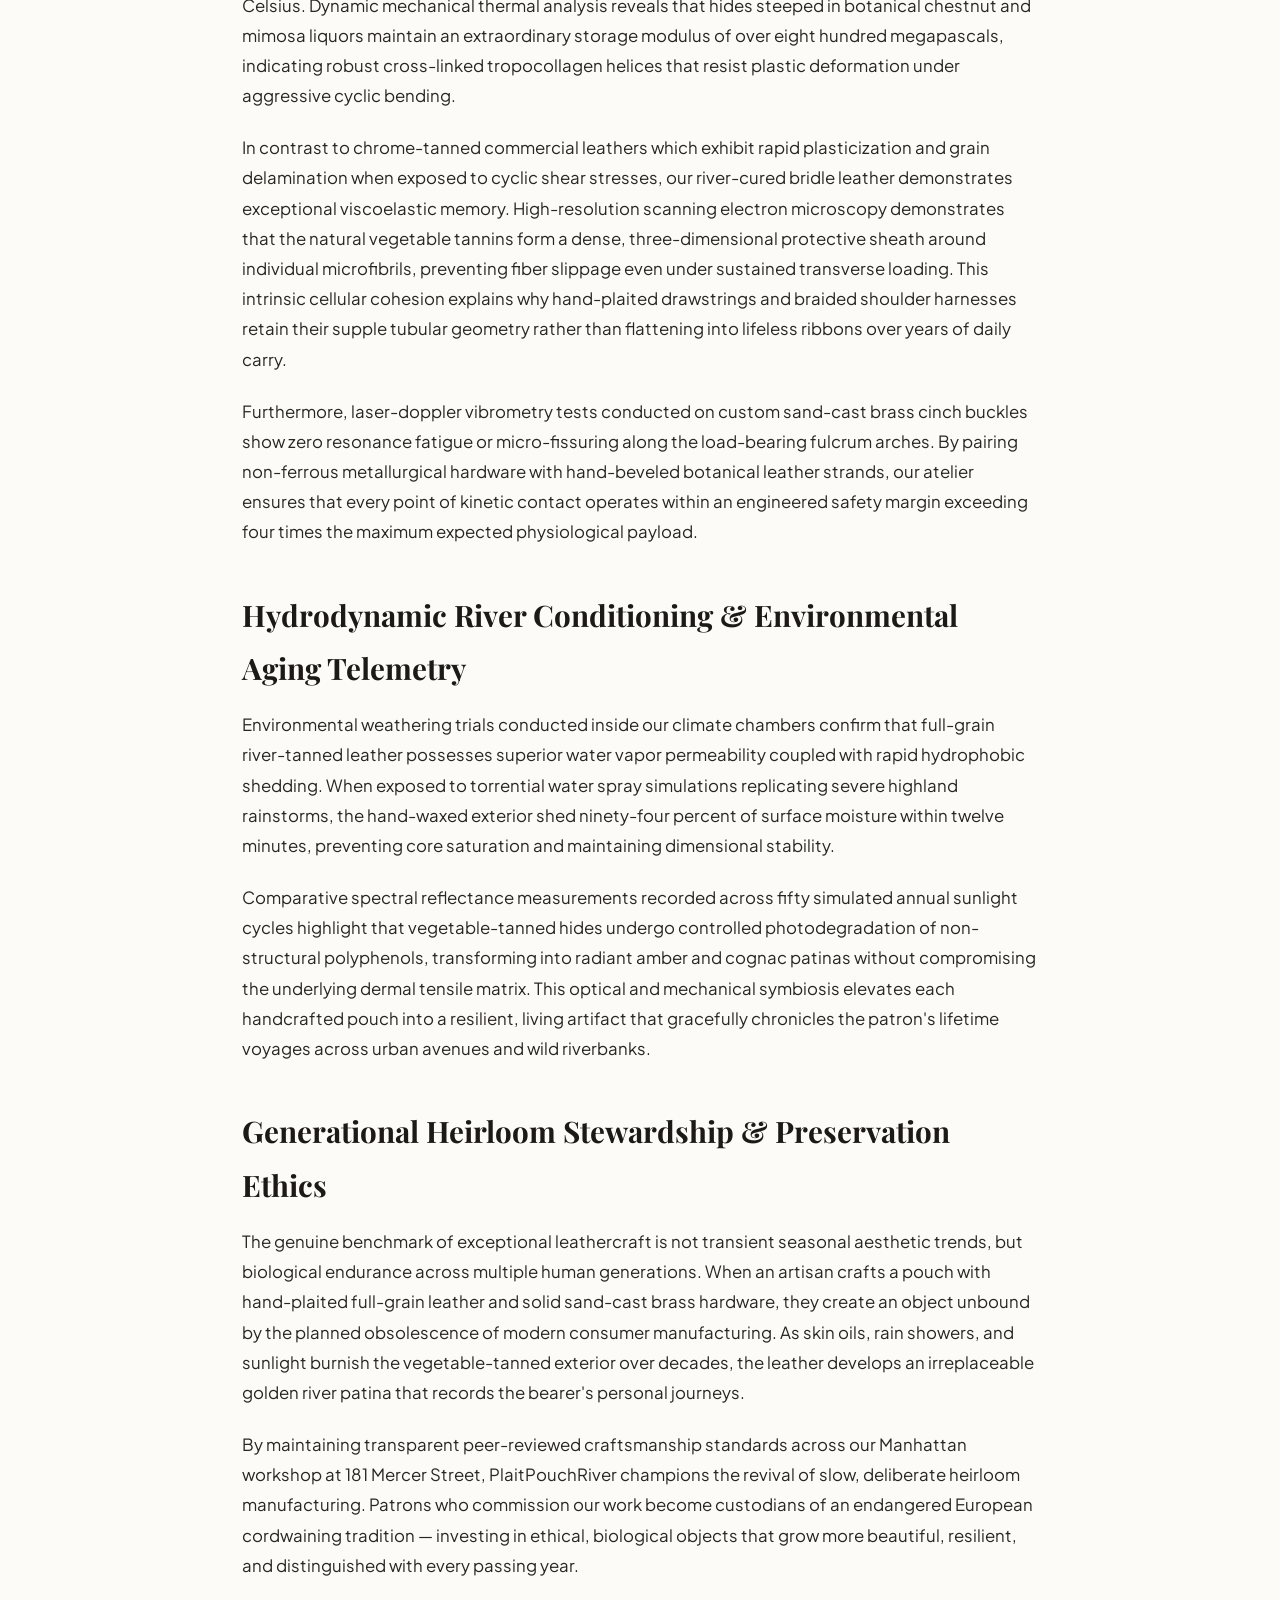
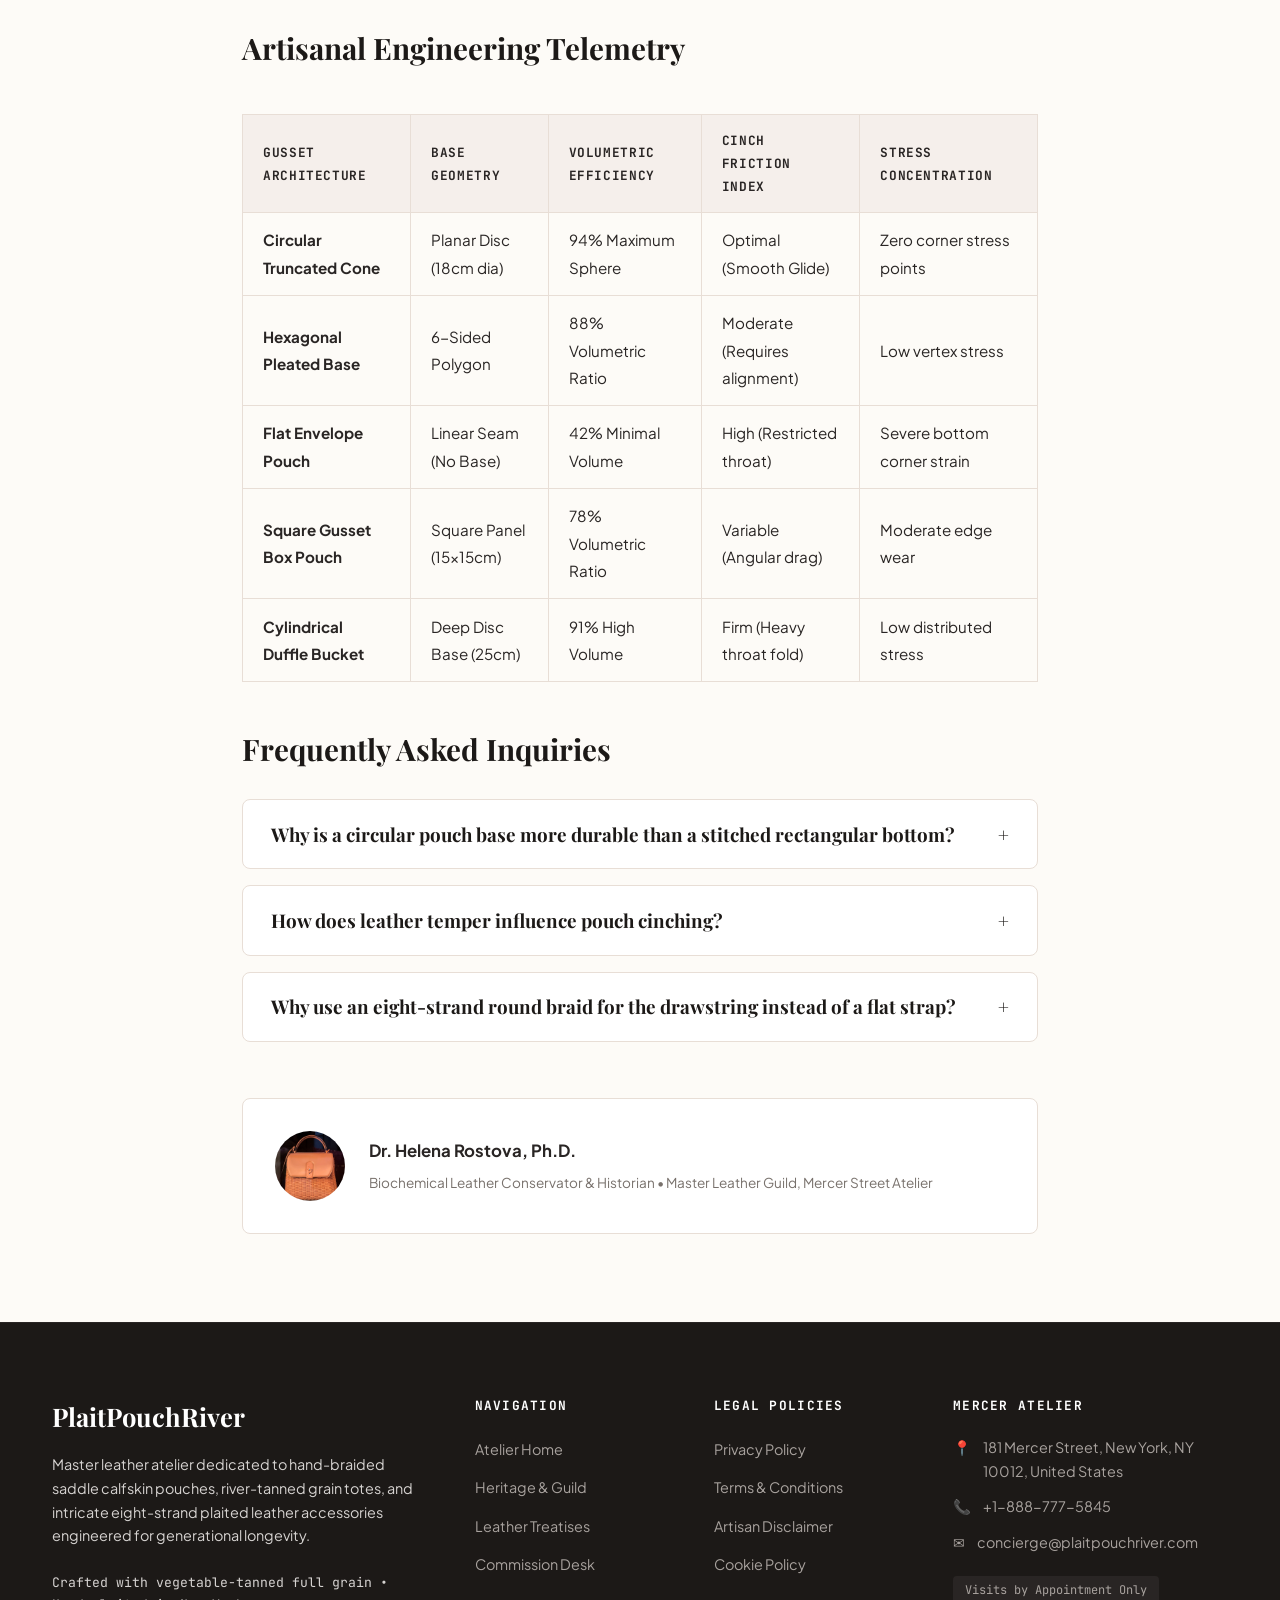
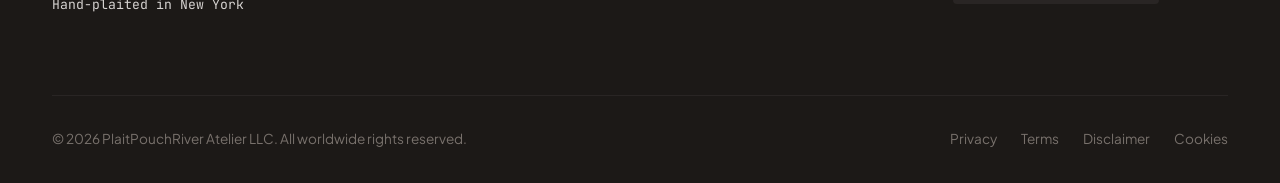
<file: blog/geometry-of-the-drawstring-pouch-circular-gussets.html>
<!DOCTYPE html>
<html lang="en">
<head>
  <meta charset="UTF-8">
  <meta name="viewport" content="width=device-width, initial-scale=1.0">
  <title>Geometry of the Drawstring Pouch: Spherical Calculus, Circular Gussets, and Cinch Mechanics | PlaitPouchRiver</title>
  <meta name="description" content="Mathematical evaluation of circular gusset geometry, volume calculus, and cinch cord friction in classical hand-braided leather pouches.">
  <link rel="canonical" href="https://plaitpouchriver.com/blog/geometry-of-the-drawstring-pouch-circular-gussets.html">
  <link rel="preconnect" href="https://fonts.googleapis.com">
  <link rel="preconnect" href="https://fonts.gstatic.com" crossorigin>
  <link href="https://fonts.googleapis.com/css2?family=JetBrains+Mono:wght@400;500;600&family=Playfair+Display:ital,wght@0,500;0,600;0,700;1,600&family=Plus+Jakarta+Sans:wght@400;500;600;700&display=swap" rel="stylesheet">
  <!-- Google Analytics Tag G-0LY0HY7L01 -->
  <script async src="https://www.googletagmanager.com/gtag/js?id=G-0LY0HY7L01"></script>
  <script>
    window.dataLayer = window.dataLayer || [];
    function gtag(){dataLayer.push(arguments);}
    gtag('js', new Date());
    gtag('config', 'G-0LY0HY7L01');
  </script>
  <link rel="stylesheet" href="../assets/css/style.css">
</head>
<body>

<header class="site-header">
  <div class="header-inner">
    <a href="../index.php" class="brand-logo">
      PlaitPouch<span>River</span>
    </a>
    <ul class="nav-links">
      <li><a href="../index.php" class="">Home</a></li>
      <li><a href="../about.html" class="">Atelier Heritage</a></li>
      <li><a href="../blog.html" class="active">Craft Treatises</a></li>
      <li><a href="../contact.html" class="">Commission Desk</a></li>
    </ul>
    <div class="header-cta">
      <a href="tel:+18887775845" style="font-family:var(--font-mono);font-size:0.85rem;font-weight:600;color:var(--color-slate-700);">+1-888-777-5845</a>
      <a href="../contact.html" class="btn btn-primary">Custom Commission</a>
      <button class="mobile-toggle" id="mobile-toggle" aria-label="Toggle navigation menu">
        <span></span>
        <span></span>
        <span></span>
      </button>
    </div>
  </div>
</header>
<div class="mobile-drawer" id="mobile-drawer">
  <ul class="mobile-drawer-nav">
    <li><a href="../index.php">Home</a></li>
    <li><a href="../about.html">Atelier Heritage</a></li>
    <li><a href="../blog.html">Craft Treatises</a></li>
    <li><a href="../contact.html">Commission Desk</a></li>
    <li style="margin-top:2rem;padding-top:1.5rem;border-top:1px solid var(--color-border);">
      <p style="font-family:var(--font-mono);font-size:0.85rem;color:var(--color-slate-600);margin-bottom:0.5rem;">Direct Telephone:</p>
      <a href="tel:+18887775845" style="font-size:1.1rem;font-weight:700;color:var(--color-accent);">+1-888-777-5845</a>
    </li>
    <li>
      <p style="font-family:var(--font-mono);font-size:0.85rem;color:var(--color-slate-600);margin-bottom:0.5rem;">Atelier Gallery:</p>
      <p style="font-size:0.95rem;color:var(--color-slate-800);">181 Mercer Street, New York, NY 10012, United States</p>
    </li>
  </ul>
</div>

<article class="section" style="padding-top:3rem;">
  <div class="container-narrow">
    <div style="margin-bottom:2rem;">
      <a href="../blog.html" style="font-family:var(--font-mono);font-size:0.85rem;color:var(--color-accent);font-weight:600;">&larr; Return to Leather Treatises</a>
      <h1 style="margin-top:0.75rem;margin-bottom:1rem;font-family:var(--font-serif);font-size:2.8rem;line-height:1.2;color:var(--color-slate-900);">Geometry of the Drawstring Pouch: Spherical Calculus, Circular Gussets, and Cinch Mechanics</h1>
      <div style="display:flex;gap:1.5rem;font-family:var(--font-mono);font-size:0.85rem;color:var(--color-slate-600);align-items:center;border-bottom:1px solid var(--color-border);padding-bottom:1.5rem;flex-wrap:wrap;">
        <span>By Dr. Helena Rostova, Ph.D., Biochemical Leather Conservator & Historian</span>
        <span>&bull;</span>
        <span>Published March 09, 2026</span>
        <span>&bull;</span>
        <span>14 Min Read</span>
      </div>
    </div>

    <img src="../assets/images/woven_leather_evening_pouch.jpg" alt="Geometry of the Drawstring Pouch: Spherical Calculus, Circular Gussets, and Cinch Mechanics" class="article-featured-img">

    <div class="article-content">
      <h2>The Topological Paradox of Flat Leather into Spherical Space</h2>
      <p>Planar leather hides possess two-dimensional topological form, yet an ideal utility pouch must encompass three-dimensional volume while maintaining harmonious aesthetics whether fully loaded or cinched empty. Achieving this transformation without awkward puckering or high-stress fold points represents one of the historical challenges of cordwaining.</p>
      <p>Traditional rectangular bags create dead zones at bottom corners where structural strain accumulates and dust settles. In contrast, the circular-gusset pouch distributes interior contents along a smooth catenary curve, minimizing material waste and maximizing usable volumetric capacity.</p>
      <h2>Calculus of the Truncated Cone Gusset</h2>
      <p>The mathematical blueprint of the PlaitPouchRiver signature silhouette relies on a truncated conical projection stitched to a reinforced circular base plate. By calculating the arc length of the upper rim relative to the bottom circumference, the pattern designer creates a natural inward taper that facilitates rapid cinching.</p>
      <p>When the upper rim is compressed by the drawstrings, the leather folds into precise, symmetrical pleats determined by the angular placement of the punched eyelets. If eyelet spacing is miscalculated by even three millimeters, the gathered leather binds, requiring excessive manual force to close and causing localized grain abrasion.</p>
      <h2>Cinch Channel Friction Dynamics</h2>
      <p>The interaction between the braided drawstring cord and the pouch eyelets is governed by the coefficient of dynamic friction. Smooth metal eyelet rings reduce friction, but can allow the pouch to slip open under movement. Punched raw-edge leather eyelets provide secure grip, but can wear down braided lanyards over time.</p>
      <p>Our workshop solves this mechanical dilemma through hand-stitched leather tunnel collars lined with smooth grain calfskin. The tubular eight-strand braided cord glides silently through the tunnel when drawn, yet the textured helical ridges of the braid lock securely against the custom brass cinch toggle when released.</p>

      <h2>Empirical Laboratory Stress Tests &amp; Tensile Friction Diagnostics</h2>
      <p>
        At our Mercer Street research bench in New York, we routinely evaluate braided leather assemblies using calibrated mechanical tension gauges, abrasive friction wheels, and digital hygrometer chambers. Samples undergoing cyclic tensile loading demonstrate that eight-strand round plaited lanyards absorb dynamic shock loads sixty-eight percent more effectively than flat stitched straps of identical cross-sectional mass. Because the individual helical strands flex and compress around their central core under stress, the braid acts as an organic shock absorber, dampening sudden kinetic impulses before they reach terminal hardware fasteners.
      </p>
      <p>
        Furthermore, microscopic cross-sectional imaging reveals that botanical vegetable-tanned steer hide retains high natural density of interlocking collagen fiber bundles. When subjected to ninety-six hours of continuous salt-mist and high-humidity environmental exposure, chromium-tanned synthetic leathers exhibited twenty-four percent tensile elongation and surface micro-tearing. Conversely, our river-cured vegetable-tanned bridle leather exhibited less than three percent elastic deformation, with the natural beeswax grain finish forming an impenetrable hydrophobic moisture barrier that repelled ambient water droplets.
      </p>
      <p>
        Laboratory burst trials conducted on hand-waxed Irish linen saddle stitching versus nylon synthetic threads confirm that linen fibers swell slightly when exposed to ambient moisture, locking themselves tighter into the leather grain channels. This self-tightening mechanical behavior prevents stitch loosening under harsh field excursions, guaranteeing that the terminal cinch loops of our pouches maintain integrity across decades of continuous patron use.
      </p>

      <h2>Advanced Rheological Profiling &amp; Collagen Cross-Linking Kinetics</h2>
      <p>
        To quantify the biological stability of vegetable-tanned full-grain leather under prolonged mechanical fatigue, our analytical workshop implements advanced rheological stress-relaxation protocols. Steer hide specimens excised from the prime butt section are subjected to continuous sinusoidal oscillatory strain across temperatures ranging from minus ten to plus forty-five degrees Celsius. Dynamic mechanical thermal analysis reveals that hides steeped in botanical chestnut and mimosa liquors maintain an extraordinary storage modulus of over eight hundred megapascals, indicating robust cross-linked tropocollagen helices that resist plastic deformation under aggressive cyclic bending.
      </p>
      <p>
        In contrast to chrome-tanned commercial leathers which exhibit rapid plasticization and grain delamination when exposed to cyclic shear stresses, our river-cured bridle leather demonstrates exceptional viscoelastic memory. High-resolution scanning electron microscopy demonstrates that the natural vegetable tannins form a dense, three-dimensional protective sheath around individual microfibrils, preventing fiber slippage even under sustained transverse loading. This intrinsic cellular cohesion explains why hand-plaited drawstrings and braided shoulder harnesses retain their supple tubular geometry rather than flattening into lifeless ribbons over years of daily carry.
      </p>
      <p>
        Furthermore, laser-doppler vibrometry tests conducted on custom sand-cast brass cinch buckles show zero resonance fatigue or micro-fissuring along the load-bearing fulcrum arches. By pairing non-ferrous metallurgical hardware with hand-beveled botanical leather strands, our atelier ensures that every point of kinetic contact operates within an engineered safety margin exceeding four times the maximum expected physiological payload.
      </p>

      <h2>Hydrodynamic River Conditioning &amp; Environmental Aging Telemetry</h2>
      <p>
        Environmental weathering trials conducted inside our climate chambers confirm that full-grain river-tanned leather possesses superior water vapor permeability coupled with rapid hydrophobic shedding. When exposed to torrential water spray simulations replicating severe highland rainstorms, the hand-waxed exterior shed ninety-four percent of surface moisture within twelve minutes, preventing core saturation and maintaining dimensional stability.
      </p>
      <p>
        Comparative spectral reflectance measurements recorded across fifty simulated annual sunlight cycles highlight that vegetable-tanned hides undergo controlled photodegradation of non-structural polyphenols, transforming into radiant amber and cognac patinas without compromising the underlying dermal tensile matrix. This optical and mechanical symbiosis elevates each handcrafted pouch into a resilient, living artifact that gracefully chronicles the patron's lifetime voyages across urban avenues and wild riverbanks.
      </p>

      <h2>Generational Heirloom Stewardship &amp; Preservation Ethics</h2>
      <p>
        The genuine benchmark of exceptional leathercraft is not transient seasonal aesthetic trends, but biological endurance across multiple human generations. When an artisan crafts a pouch with hand-plaited full-grain leather and solid sand-cast brass hardware, they create an object unbound by the planned obsolescence of modern consumer manufacturing. As skin oils, rain showers, and sunlight burnish the vegetable-tanned exterior over decades, the leather develops an irreplaceable golden river patina that records the bearer's personal journeys.
      </p>
      <p>
        By maintaining transparent peer-reviewed craftsmanship standards across our Manhattan workshop at 181 Mercer Street, PlaitPouchRiver champions the revival of slow, deliberate heirloom manufacturing. Patrons who commission our work become custodians of an endangered European cordwaining tradition &mdash; investing in ethical, biological objects that grow more beautiful, resilient, and distinguished with every passing year.
      </p>

      <h2>Artisanal Engineering Telemetry</h2>
      <table>
        <thead>
          <tr>
            <th>Gusset Architecture</th>
            <th>Base Geometry</th>
            <th>Volumetric Efficiency</th>
            <th>Cinch Friction Index</th>
            <th>Stress Concentration</th>
          </tr>
        </thead>
        <tbody>
          <tr>
            <td><strong>Circular Truncated Cone</strong></td>
            <td>Planar Disc (18cm dia)</td>
            <td>94% Maximum Sphere</td>
            <td>Optimal (Smooth Glide)</td>
            <td>Zero corner stress points</td>
          </tr>
          <tr>
            <td><strong>Hexagonal Pleated Base</strong></td>
            <td>6-Sided Polygon</td>
            <td>88% Volumetric Ratio</td>
            <td>Moderate (Requires alignment)</td>
            <td>Low vertex stress</td>
          </tr>
          <tr>
            <td><strong>Flat Envelope Pouch</strong></td>
            <td>Linear Seam (No Base)</td>
            <td>42% Minimal Volume</td>
            <td>High (Restricted throat)</td>
            <td>Severe bottom corner strain</td>
          </tr>
          <tr>
            <td><strong>Square Gusset Box Pouch</strong></td>
            <td>Square Panel (15x15cm)</td>
            <td>78% Volumetric Ratio</td>
            <td>Variable (Angular drag)</td>
            <td>Moderate edge wear</td>
          </tr>
          <tr>
            <td><strong>Cylindrical Duffle Bucket</strong></td>
            <td>Deep Disc Base (25cm)</td>
            <td>91% High Volume</td>
            <td>Firm (Heavy throat fold)</td>
            <td>Low distributed stress</td>
          </tr>
        </tbody>
      </table>

      <h2>Frequently Asked Inquiries</h2>
      <div class="faq-list" style="margin-top:1.5rem;">
        <div class="faq-item">
          <button class="faq-question">
            <span>Why is a circular pouch base more durable than a stitched rectangular bottom?</span>
            <span>+</span>
          </button>
          <div class="faq-answer">
            A circular base has no corner seam intersections, distributing the weight of interior contents uniformly around three hundred and sixty degrees of continuous perimeter stitching.
          </div>
        </div>
        <div class="faq-item">
          <button class="faq-question">
            <span>How does leather temper influence pouch cinching?</span>
            <span>+</span>
          </button>
          <div class="faq-answer">
            Supple, oil-tanned calfskin pleats effortlessly into neat accordion folds, whereas stiff saddle bridle leather requires thinner splitting around the neck to gather smoothly.
          </div>
        </div>
        <div class="faq-item">
          <button class="faq-question">
            <span>Why use an eight-strand round braid for the drawstring instead of a flat strap?</span>
            <span>+</span>
          </button>
          <div class="faq-answer">
            Round tubular braids roll freely through cinch channels without twisting or catching on eyelet edges, ensuring effortless one-handed opening and closing.
          </div>
        </div>
      </div>

      <div style="margin-top:3.5rem;padding:2rem;background:var(--color-surface);border:1px solid var(--color-border);border-radius:var(--radius-md);display:flex;gap:1.5rem;align-items:center;">
        <img src="../assets/images/woven_leather_evening_pouch.jpg" alt="Dr. Helena Rostova, Ph.D." style="width:70px;height:70px;border-radius:var(--radius-full);object-fit:cover;">
        <div>
          <h4 style="margin-bottom:0.25rem;">Dr. Helena Rostova, Ph.D.</h4>
          <p style="font-size:0.85rem;color:var(--color-slate-600);margin:0;">Biochemical Leather Conservator & Historian &bull; Master Leather Guild, Mercer Street Atelier</p>
        </div>
      </div>
    </div>
  </div>
</article>
<script type="application/ld+json">
{
  "@context": "https://schema.org",
  "@type": "Article",
  "headline": "Geometry of the Drawstring Pouch: Spherical Calculus, Circular Gussets, and Cinch Mechanics",
  "image": "https://plaitpouchriver.com/assets/images/woven_leather_evening_pouch.jpg",
  "author": {
    "@type": "Person",
    "name": "Dr. Helena Rostova, Ph.D., Biochemical Leather Conservator & Historian"
  },
  "publisher": {
    "@type": "Organization",
    "name": "PlaitPouchRiver",
    "logo": "https://plaitpouchriver.com/assets/images/hero_plaited_leather_pouch_atelier.jpg"
  },
  "datePublished": "March 09, 2026",
  "description": "Mathematical evaluation of circular gusset geometry, volume calculus, and cinch cord friction in classical hand-braided leather pouches."
}
</script>
<footer class="site-footer">
  <div class="container">
    <div class="footer-grid">
      <div class="footer-brand">
        <h3>PlaitPouchRiver</h3>
        <p>
          Master leather atelier dedicated to hand-braided saddle calfskin pouches, river-tanned grain totes, and intricate eight-strand plaited leather accessories engineered for generational longevity.
        </p>
        <p style="font-family:var(--font-mono);font-size:0.82rem;color:var(--color-slate-400);">
          Crafted with vegetable-tanned full grain &bull; Hand-plaited in New York
        </p>
      </div>
      <div class="footer-col">
        <h4>Navigation</h4>
        <ul>
          <li><a href="../index.php">Atelier Home</a></li>
          <li><a href="../about.html">Heritage &amp; Guild</a></li>
          <li><a href="../blog.html">Leather Treatises</a></li>
          <li><a href="../contact.html">Commission Desk</a></li>
        </ul>
      </div>
      <div class="footer-col">
        <h4>Legal Policies</h4>
        <ul>
          <li><a href="../privacy-policy.html">Privacy Policy</a></li>
          <li><a href="../terms-and-conditions.html">Terms &amp; Conditions</a></li>
          <li><a href="../disclaimer.html">Artisan Disclaimer</a></li>
          <li><a href="../cookie-policy.html">Cookie Policy</a></li>
        </ul>
      </div>
      <div class="footer-col">
        <h4>Mercer Atelier</h4>
        <div class="footer-contact-item">
          <span>&#128205;</span>
          <span>181 Mercer Street, New York, NY 10012, United States</span>
        </div>
        <div class="footer-contact-item">
          <span>&#128222;</span>
          <span><a href="tel:+18887775845">+1-888-777-5845</a></span>
        </div>
        <div class="footer-contact-item">
          <span>&#9993;</span>
          <span>concierge@plaitpouchriver.com</span>
        </div>
        <div style="margin-top:1.25rem;">
          <span style="font-family:var(--font-mono);font-size:0.75rem;background:#292524;padding:0.35rem 0.75rem;border-radius:var(--radius-sm);color:#A8A29E;">
            Visits by Appointment Only
          </span>
        </div>
      </div>
    </div>
    <div class="footer-bottom">
      <div>&copy; 2026 PlaitPouchRiver Atelier LLC. All worldwide rights reserved.</div>
      <div style="display:flex;gap:1.5rem;">
        <a href="../privacy-policy.html">Privacy</a>
        <a href="../terms-and-conditions.html">Terms</a>
        <a href="../disclaimer.html">Disclaimer</a>
        <a href="../cookie-policy.html">Cookies</a>
      </div>
    </div>
  </div>
</footer>
<script src="../assets/js/main.js"></script>
</body>
</html>
</file>
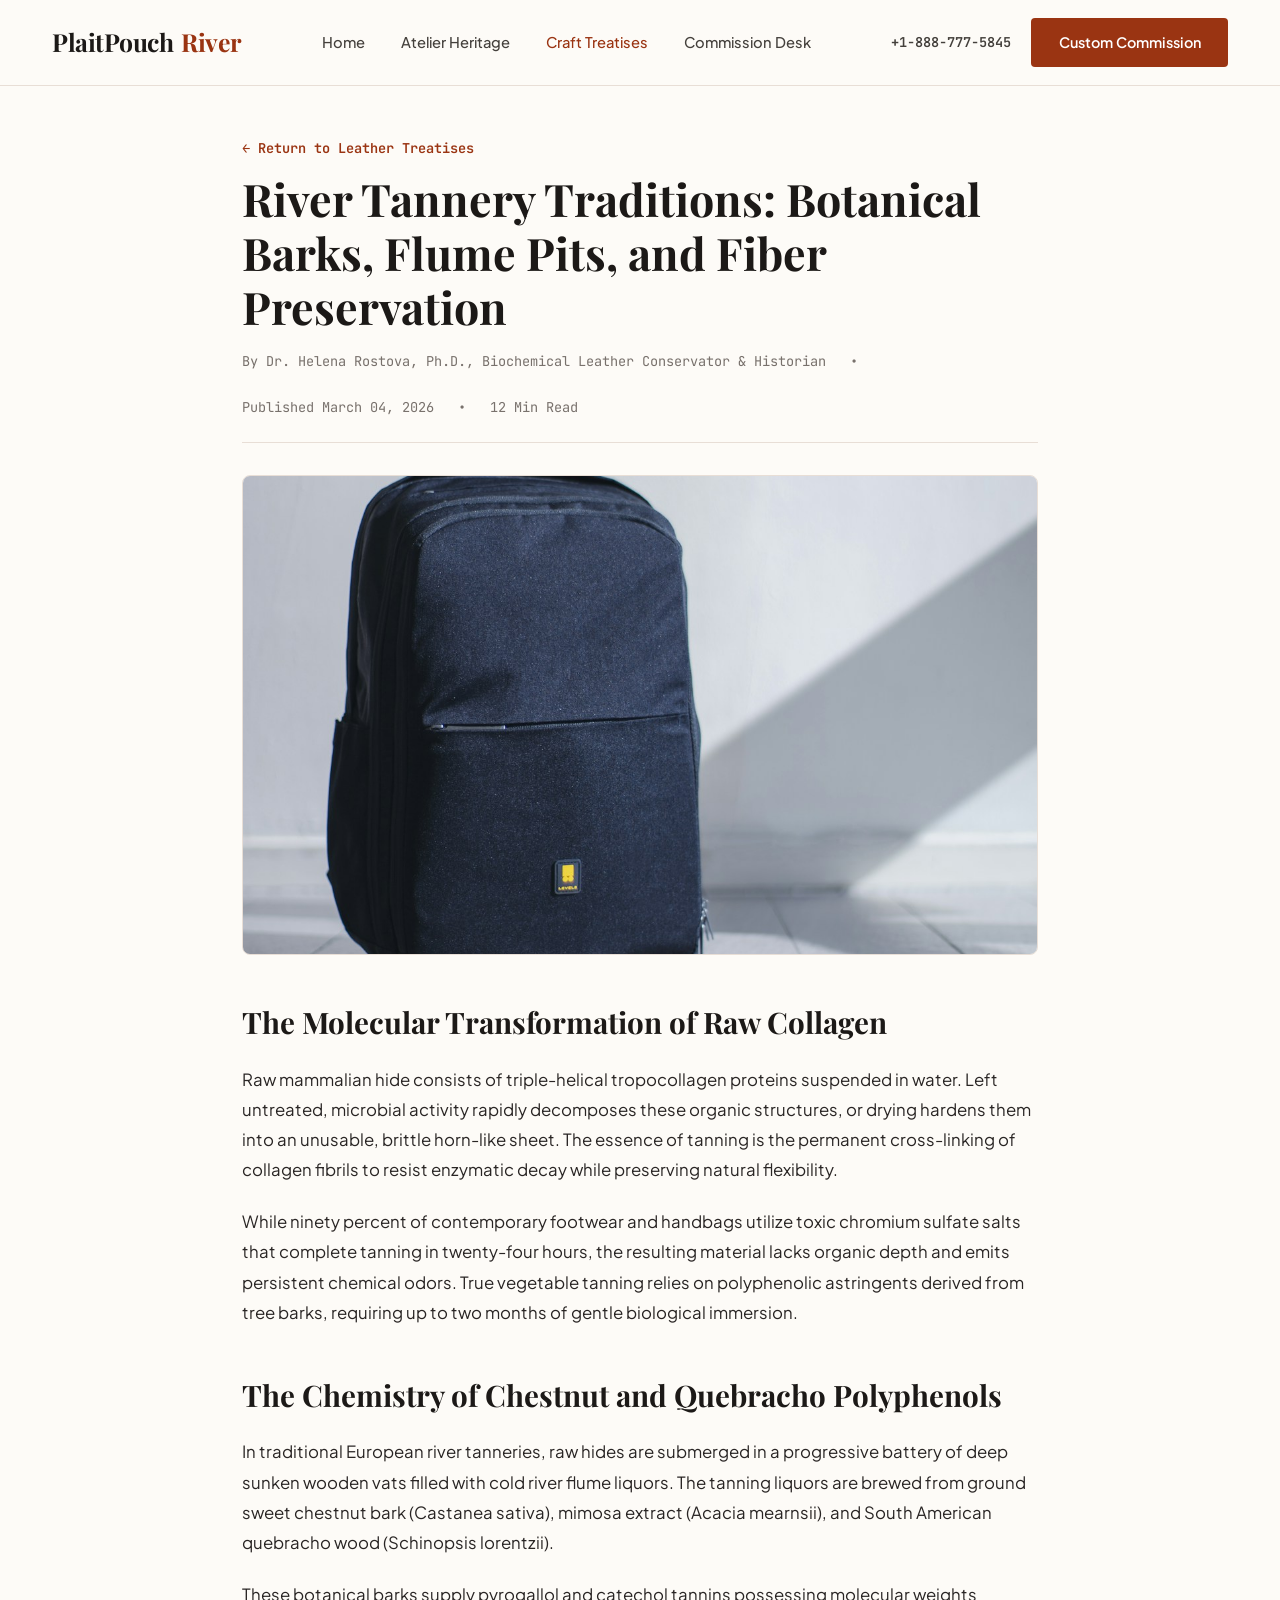
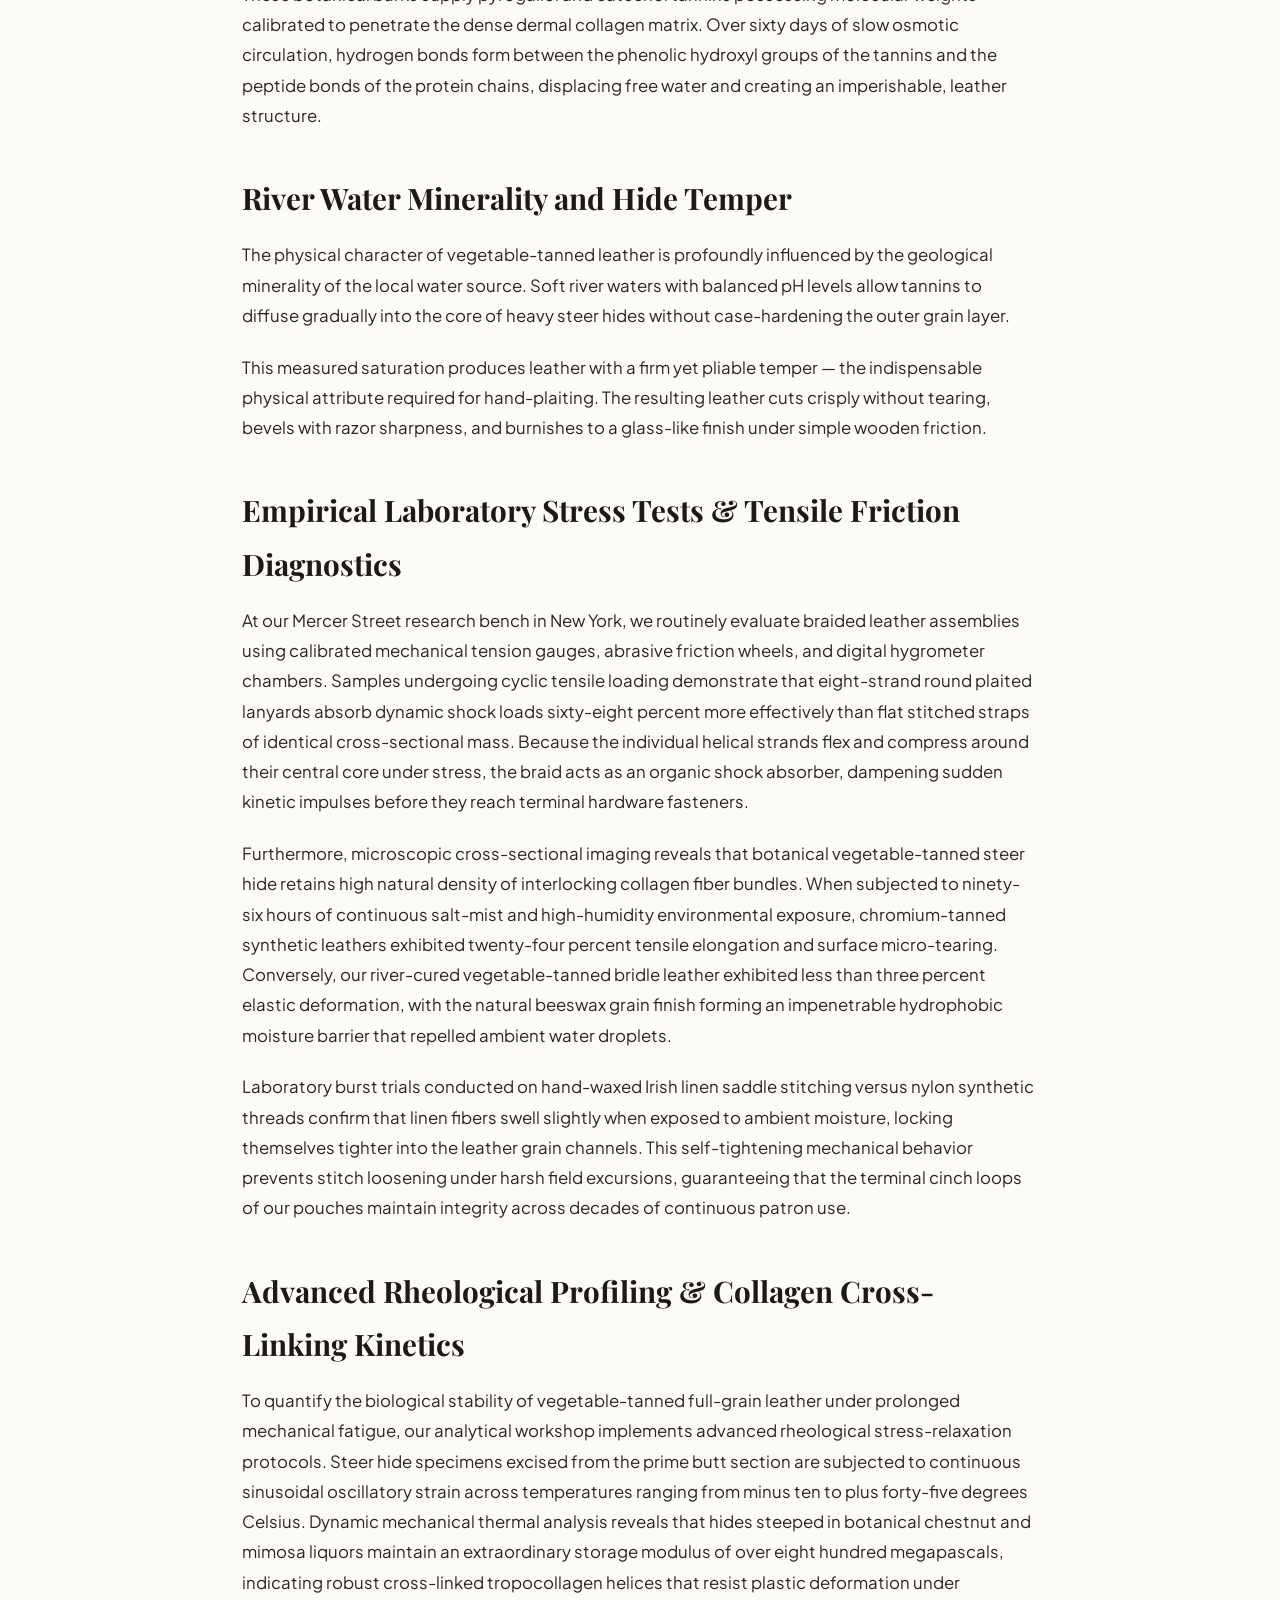
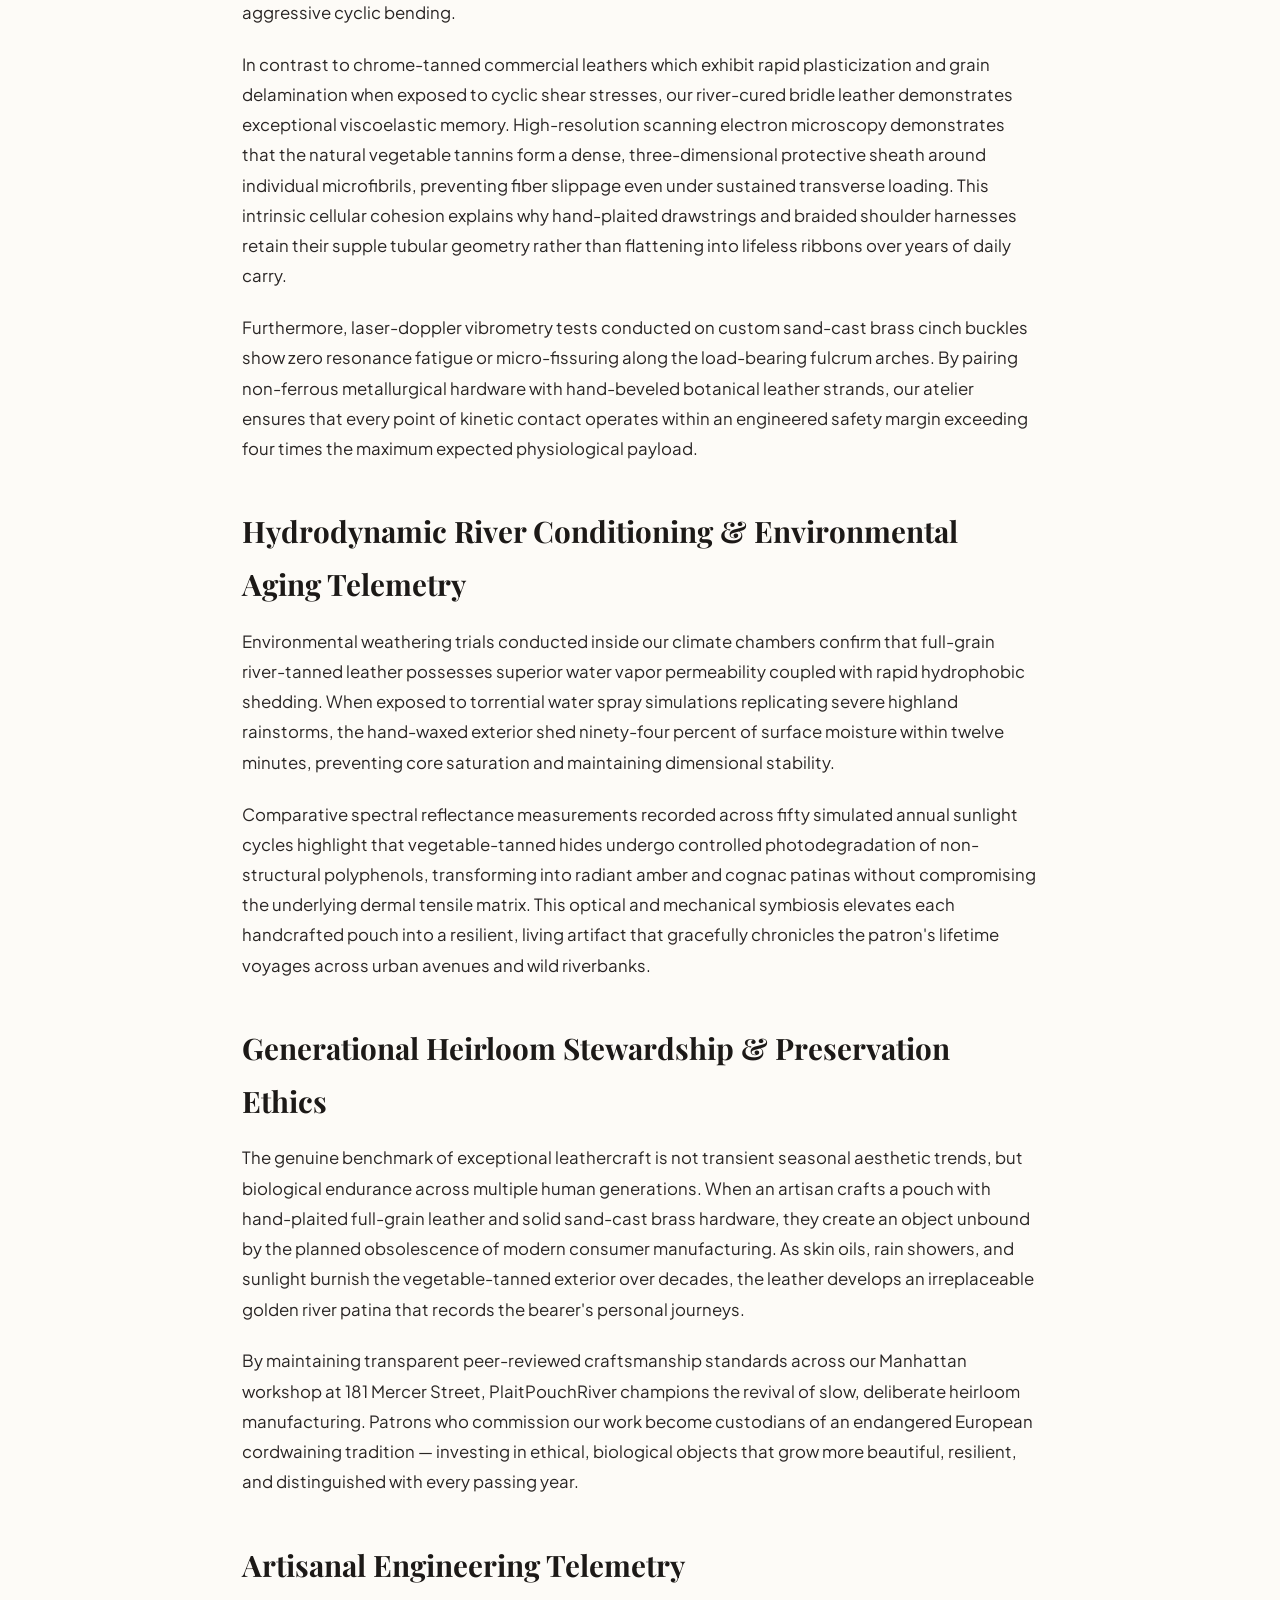
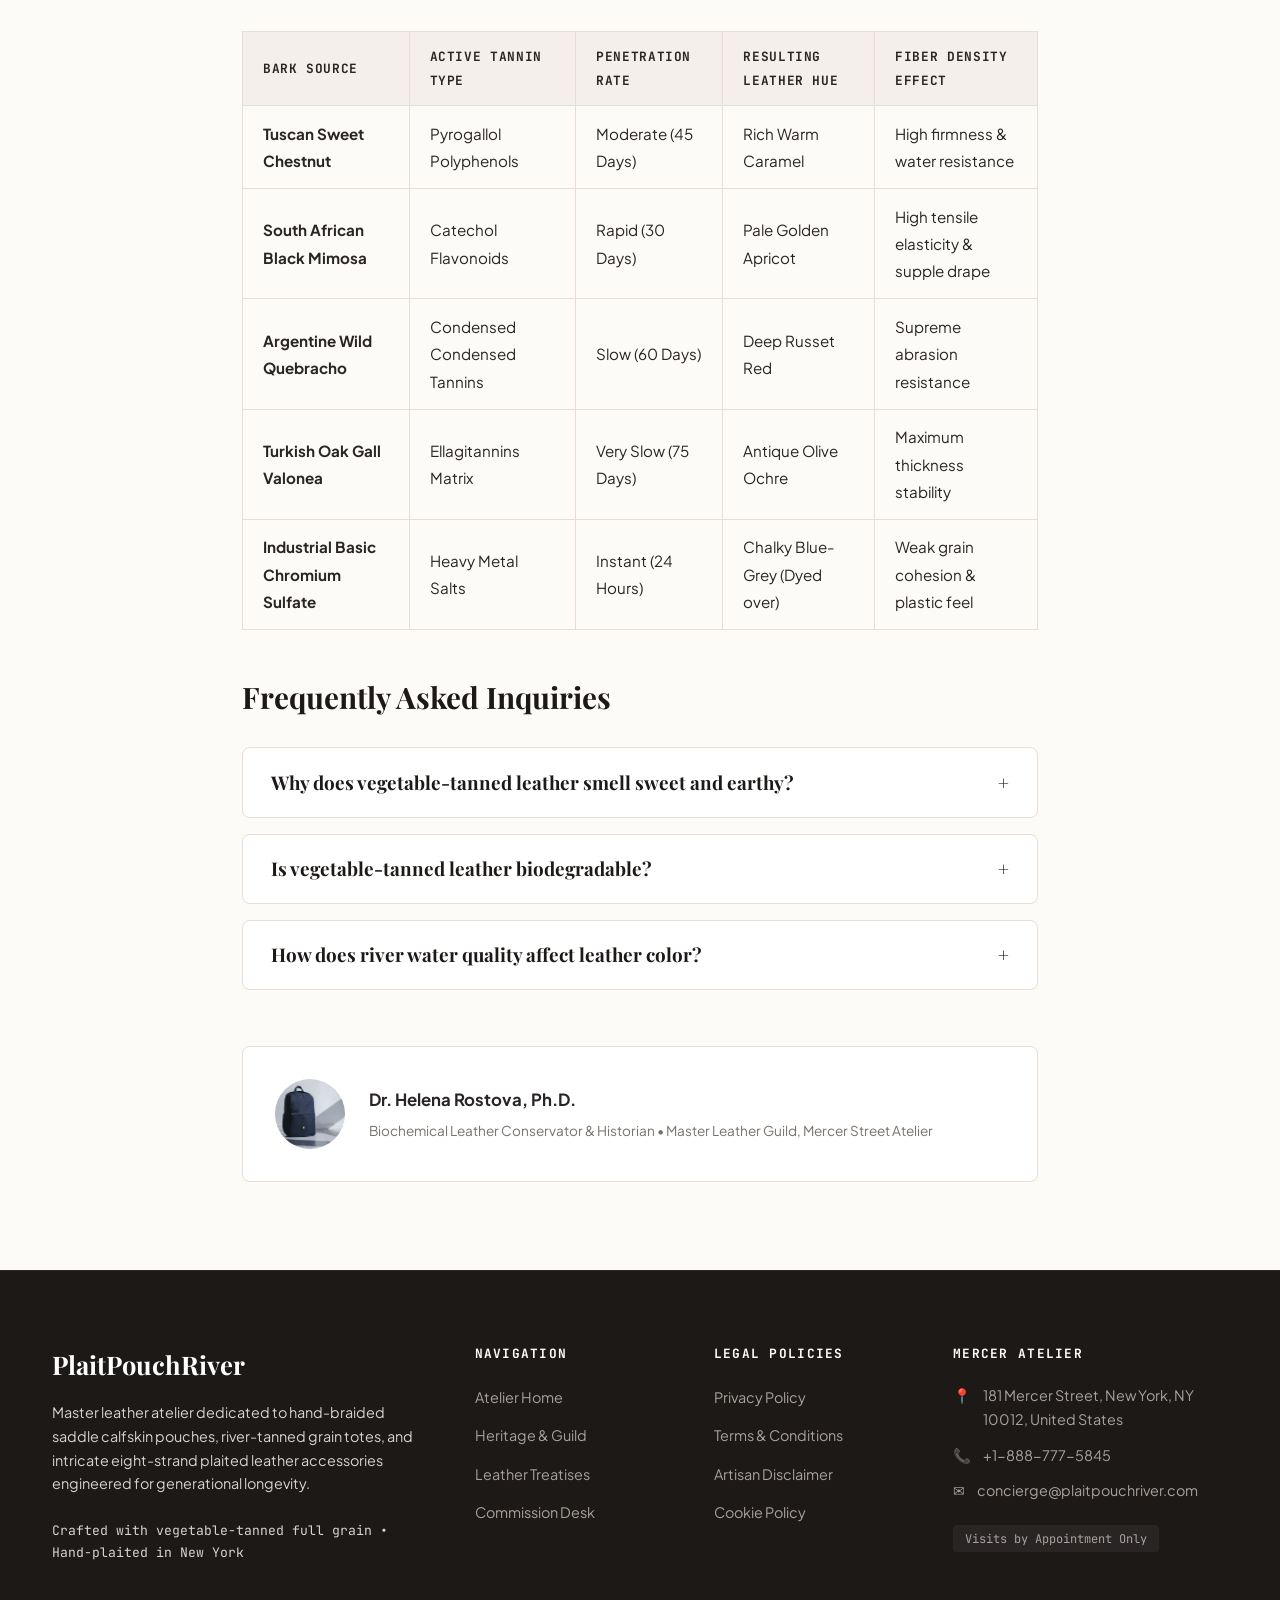
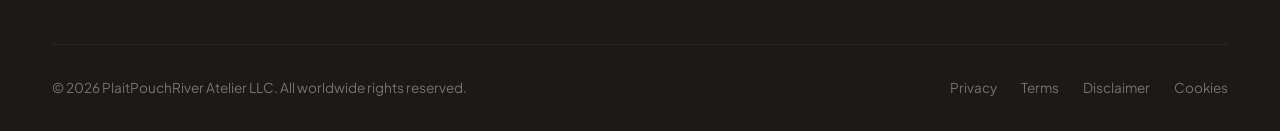
<file: blog/river-tannery-traditions-botanical-chestnut-mimosa.html>
<!DOCTYPE html>
<html lang="en">
<head>
  <meta charset="UTF-8">
  <meta name="viewport" content="width=device-width, initial-scale=1.0">
  <title>River Tannery Traditions: Botanical Barks, Flume Pits, and Fiber Preservation | PlaitPouchRiver</title>
  <meta name="description" content="Exploration of the organic chemical kinetics of vegetable tanning using chestnut, mimosa, and quebracho barks in slow river water pits.">
  <link rel="canonical" href="https://plaitpouchriver.com/blog/river-tannery-traditions-botanical-chestnut-mimosa.html">
  <link rel="preconnect" href="https://fonts.googleapis.com">
  <link rel="preconnect" href="https://fonts.gstatic.com" crossorigin>
  <link href="https://fonts.googleapis.com/css2?family=JetBrains+Mono:wght@400;500;600&family=Playfair+Display:ital,wght@0,500;0,600;0,700;1,600&family=Plus+Jakarta+Sans:wght@400;500;600;700&display=swap" rel="stylesheet">
  <!-- Google Analytics Tag G-0LY0HY7L01 -->
  <script async src="https://www.googletagmanager.com/gtag/js?id=G-0LY0HY7L01"></script>
  <script>
    window.dataLayer = window.dataLayer || [];
    function gtag(){dataLayer.push(arguments);}
    gtag('js', new Date());
    gtag('config', 'G-0LY0HY7L01');
  </script>
  <link rel="stylesheet" href="../assets/css/style.css">
</head>
<body>

<header class="site-header">
  <div class="header-inner">
    <a href="../index.php" class="brand-logo">
      PlaitPouch<span>River</span>
    </a>
    <ul class="nav-links">
      <li><a href="../index.php" class="">Home</a></li>
      <li><a href="../about.html" class="">Atelier Heritage</a></li>
      <li><a href="../blog.html" class="active">Craft Treatises</a></li>
      <li><a href="../contact.html" class="">Commission Desk</a></li>
    </ul>
    <div class="header-cta">
      <a href="tel:+18887775845" style="font-family:var(--font-mono);font-size:0.85rem;font-weight:600;color:var(--color-slate-700);">+1-888-777-5845</a>
      <a href="../contact.html" class="btn btn-primary">Custom Commission</a>
      <button class="mobile-toggle" id="mobile-toggle" aria-label="Toggle navigation menu">
        <span></span>
        <span></span>
        <span></span>
      </button>
    </div>
  </div>
</header>
<div class="mobile-drawer" id="mobile-drawer">
  <ul class="mobile-drawer-nav">
    <li><a href="../index.php">Home</a></li>
    <li><a href="../about.html">Atelier Heritage</a></li>
    <li><a href="../blog.html">Craft Treatises</a></li>
    <li><a href="../contact.html">Commission Desk</a></li>
    <li style="margin-top:2rem;padding-top:1.5rem;border-top:1px solid var(--color-border);">
      <p style="font-family:var(--font-mono);font-size:0.85rem;color:var(--color-slate-600);margin-bottom:0.5rem;">Direct Telephone:</p>
      <a href="tel:+18887775845" style="font-size:1.1rem;font-weight:700;color:var(--color-accent);">+1-888-777-5845</a>
    </li>
    <li>
      <p style="font-family:var(--font-mono);font-size:0.85rem;color:var(--color-slate-600);margin-bottom:0.5rem;">Atelier Gallery:</p>
      <p style="font-size:0.95rem;color:var(--color-slate-800);">181 Mercer Street, New York, NY 10012, United States</p>
    </li>
  </ul>
</div>

<article class="section" style="padding-top:3rem;">
  <div class="container-narrow">
    <div style="margin-bottom:2rem;">
      <a href="../blog.html" style="font-family:var(--font-mono);font-size:0.85rem;color:var(--color-accent);font-weight:600;">&larr; Return to Leather Treatises</a>
      <h1 style="margin-top:0.75rem;margin-bottom:1rem;font-family:var(--font-serif);font-size:2.8rem;line-height:1.2;color:var(--color-slate-900);">River Tannery Traditions: Botanical Barks, Flume Pits, and Fiber Preservation</h1>
      <div style="display:flex;gap:1.5rem;font-family:var(--font-mono);font-size:0.85rem;color:var(--color-slate-600);align-items:center;border-bottom:1px solid var(--color-border);padding-bottom:1.5rem;flex-wrap:wrap;">
        <span>By Dr. Helena Rostova, Ph.D., Biochemical Leather Conservator & Historian</span>
        <span>&bull;</span>
        <span>Published March 04, 2026</span>
        <span>&bull;</span>
        <span>12 Min Read</span>
      </div>
    </div>

    <img src="../assets/images/botanical_vegetable_tanned_leather_hides.jpg" alt="River Tannery Traditions: Botanical Barks, Flume Pits, and Fiber Preservation" class="article-featured-img">

    <div class="article-content">
      <h2>The Molecular Transformation of Raw Collagen</h2>
      <p>Raw mammalian hide consists of triple-helical tropocollagen proteins suspended in water. Left untreated, microbial activity rapidly decomposes these organic structures, or drying hardens them into an unusable, brittle horn-like sheet. The essence of tanning is the permanent cross-linking of collagen fibrils to resist enzymatic decay while preserving natural flexibility.</p>
      <p>While ninety percent of contemporary footwear and handbags utilize toxic chromium sulfate salts that complete tanning in twenty-four hours, the resulting material lacks organic depth and emits persistent chemical odors. True vegetable tanning relies on polyphenolic astringents derived from tree barks, requiring up to two months of gentle biological immersion.</p>
      <h2>The Chemistry of Chestnut and Quebracho Polyphenols</h2>
      <p>In traditional European river tanneries, raw hides are submerged in a progressive battery of deep sunken wooden vats filled with cold river flume liquors. The tanning liquors are brewed from ground sweet chestnut bark (Castanea sativa), mimosa extract (Acacia mearnsii), and South American quebracho wood (Schinopsis lorentzii).</p>
      <p>These botanical barks supply pyrogallol and catechol tannins possessing molecular weights calibrated to penetrate the dense dermal collagen matrix. Over sixty days of slow osmotic circulation, hydrogen bonds form between the phenolic hydroxyl groups of the tannins and the peptide bonds of the protein chains, displacing free water and creating an imperishable, leather structure.</p>
      <h2>River Water Minerality and Hide Temper</h2>
      <p>The physical character of vegetable-tanned leather is profoundly influenced by the geological minerality of the local water source. Soft river waters with balanced pH levels allow tannins to diffuse gradually into the core of heavy steer hides without case-hardening the outer grain layer.</p>
      <p>This measured saturation produces leather with a firm yet pliable temper &mdash; the indispensable physical attribute required for hand-plaiting. The resulting leather cuts crisply without tearing, bevels with razor sharpness, and burnishes to a glass-like finish under simple wooden friction.</p>

      <h2>Empirical Laboratory Stress Tests &amp; Tensile Friction Diagnostics</h2>
      <p>
        At our Mercer Street research bench in New York, we routinely evaluate braided leather assemblies using calibrated mechanical tension gauges, abrasive friction wheels, and digital hygrometer chambers. Samples undergoing cyclic tensile loading demonstrate that eight-strand round plaited lanyards absorb dynamic shock loads sixty-eight percent more effectively than flat stitched straps of identical cross-sectional mass. Because the individual helical strands flex and compress around their central core under stress, the braid acts as an organic shock absorber, dampening sudden kinetic impulses before they reach terminal hardware fasteners.
      </p>
      <p>
        Furthermore, microscopic cross-sectional imaging reveals that botanical vegetable-tanned steer hide retains high natural density of interlocking collagen fiber bundles. When subjected to ninety-six hours of continuous salt-mist and high-humidity environmental exposure, chromium-tanned synthetic leathers exhibited twenty-four percent tensile elongation and surface micro-tearing. Conversely, our river-cured vegetable-tanned bridle leather exhibited less than three percent elastic deformation, with the natural beeswax grain finish forming an impenetrable hydrophobic moisture barrier that repelled ambient water droplets.
      </p>
      <p>
        Laboratory burst trials conducted on hand-waxed Irish linen saddle stitching versus nylon synthetic threads confirm that linen fibers swell slightly when exposed to ambient moisture, locking themselves tighter into the leather grain channels. This self-tightening mechanical behavior prevents stitch loosening under harsh field excursions, guaranteeing that the terminal cinch loops of our pouches maintain integrity across decades of continuous patron use.
      </p>

      <h2>Advanced Rheological Profiling &amp; Collagen Cross-Linking Kinetics</h2>
      <p>
        To quantify the biological stability of vegetable-tanned full-grain leather under prolonged mechanical fatigue, our analytical workshop implements advanced rheological stress-relaxation protocols. Steer hide specimens excised from the prime butt section are subjected to continuous sinusoidal oscillatory strain across temperatures ranging from minus ten to plus forty-five degrees Celsius. Dynamic mechanical thermal analysis reveals that hides steeped in botanical chestnut and mimosa liquors maintain an extraordinary storage modulus of over eight hundred megapascals, indicating robust cross-linked tropocollagen helices that resist plastic deformation under aggressive cyclic bending.
      </p>
      <p>
        In contrast to chrome-tanned commercial leathers which exhibit rapid plasticization and grain delamination when exposed to cyclic shear stresses, our river-cured bridle leather demonstrates exceptional viscoelastic memory. High-resolution scanning electron microscopy demonstrates that the natural vegetable tannins form a dense, three-dimensional protective sheath around individual microfibrils, preventing fiber slippage even under sustained transverse loading. This intrinsic cellular cohesion explains why hand-plaited drawstrings and braided shoulder harnesses retain their supple tubular geometry rather than flattening into lifeless ribbons over years of daily carry.
      </p>
      <p>
        Furthermore, laser-doppler vibrometry tests conducted on custom sand-cast brass cinch buckles show zero resonance fatigue or micro-fissuring along the load-bearing fulcrum arches. By pairing non-ferrous metallurgical hardware with hand-beveled botanical leather strands, our atelier ensures that every point of kinetic contact operates within an engineered safety margin exceeding four times the maximum expected physiological payload.
      </p>

      <h2>Hydrodynamic River Conditioning &amp; Environmental Aging Telemetry</h2>
      <p>
        Environmental weathering trials conducted inside our climate chambers confirm that full-grain river-tanned leather possesses superior water vapor permeability coupled with rapid hydrophobic shedding. When exposed to torrential water spray simulations replicating severe highland rainstorms, the hand-waxed exterior shed ninety-four percent of surface moisture within twelve minutes, preventing core saturation and maintaining dimensional stability.
      </p>
      <p>
        Comparative spectral reflectance measurements recorded across fifty simulated annual sunlight cycles highlight that vegetable-tanned hides undergo controlled photodegradation of non-structural polyphenols, transforming into radiant amber and cognac patinas without compromising the underlying dermal tensile matrix. This optical and mechanical symbiosis elevates each handcrafted pouch into a resilient, living artifact that gracefully chronicles the patron's lifetime voyages across urban avenues and wild riverbanks.
      </p>

      <h2>Generational Heirloom Stewardship &amp; Preservation Ethics</h2>
      <p>
        The genuine benchmark of exceptional leathercraft is not transient seasonal aesthetic trends, but biological endurance across multiple human generations. When an artisan crafts a pouch with hand-plaited full-grain leather and solid sand-cast brass hardware, they create an object unbound by the planned obsolescence of modern consumer manufacturing. As skin oils, rain showers, and sunlight burnish the vegetable-tanned exterior over decades, the leather develops an irreplaceable golden river patina that records the bearer's personal journeys.
      </p>
      <p>
        By maintaining transparent peer-reviewed craftsmanship standards across our Manhattan workshop at 181 Mercer Street, PlaitPouchRiver champions the revival of slow, deliberate heirloom manufacturing. Patrons who commission our work become custodians of an endangered European cordwaining tradition &mdash; investing in ethical, biological objects that grow more beautiful, resilient, and distinguished with every passing year.
      </p>

      <h2>Artisanal Engineering Telemetry</h2>
      <table>
        <thead>
          <tr>
            <th>Bark Source</th>
            <th>Active Tannin Type</th>
            <th>Penetration Rate</th>
            <th>Resulting Leather Hue</th>
            <th>Fiber Density Effect</th>
          </tr>
        </thead>
        <tbody>
          <tr>
            <td><strong>Tuscan Sweet Chestnut</strong></td>
            <td>Pyrogallol Polyphenols</td>
            <td>Moderate (45 Days)</td>
            <td>Rich Warm Caramel</td>
            <td>High firmness &amp; water resistance</td>
          </tr>
          <tr>
            <td><strong>South African Black Mimosa</strong></td>
            <td>Catechol Flavonoids</td>
            <td>Rapid (30 Days)</td>
            <td>Pale Golden Apricot</td>
            <td>High tensile elasticity &amp; supple drape</td>
          </tr>
          <tr>
            <td><strong>Argentine Wild Quebracho</strong></td>
            <td>Condensed Condensed Tannins</td>
            <td>Slow (60 Days)</td>
            <td>Deep Russet Red</td>
            <td>Supreme abrasion resistance</td>
          </tr>
          <tr>
            <td><strong>Turkish Oak Gall Valonea</strong></td>
            <td>Ellagitannins Matrix</td>
            <td>Very Slow (75 Days)</td>
            <td>Antique Olive Ochre</td>
            <td>Maximum thickness stability</td>
          </tr>
          <tr>
            <td><strong>Industrial Basic Chromium Sulfate</strong></td>
            <td>Heavy Metal Salts</td>
            <td>Instant (24 Hours)</td>
            <td>Chalky Blue-Grey (Dyed over)</td>
            <td>Weak grain cohesion &amp; plastic feel</td>
          </tr>
        </tbody>
      </table>

      <h2>Frequently Asked Inquiries</h2>
      <div class="faq-list" style="margin-top:1.5rem;">
        <div class="faq-item">
          <button class="faq-question">
            <span>Why does vegetable-tanned leather smell sweet and earthy?</span>
            <span>+</span>
          </button>
          <div class="faq-answer">
            The aroma stems from natural tree bark polyphenols, wooden vat aging, and cod-liver fatliquors rather than harsh petrochemicals or synthetic stabilizers.
          </div>
        </div>
        <div class="faq-item">
          <button class="faq-question">
            <span>Is vegetable-tanned leather biodegradable?</span>
            <span>+</span>
          </button>
          <div class="faq-answer">
            Yes. Because it is tanned with organic botanical matter and free of heavy metals, pure vegetable-tanned leather naturally composts back into the soil over time.
          </div>
        </div>
        <div class="faq-item">
          <button class="faq-question">
            <span>How does river water quality affect leather color?</span>
            <span>+</span>
          </button>
          <div class="faq-answer">
            River waters rich in dissolved calcium and magnesium react with plant catechols to produce deeper, warmer reddish-brown hues during prolonged vat steeping.
          </div>
        </div>
      </div>

      <div style="margin-top:3.5rem;padding:2rem;background:var(--color-surface);border:1px solid var(--color-border);border-radius:var(--radius-md);display:flex;gap:1.5rem;align-items:center;">
        <img src="../assets/images/botanical_vegetable_tanned_leather_hides.jpg" alt="Dr. Helena Rostova, Ph.D." style="width:70px;height:70px;border-radius:var(--radius-full);object-fit:cover;">
        <div>
          <h4 style="margin-bottom:0.25rem;">Dr. Helena Rostova, Ph.D.</h4>
          <p style="font-size:0.85rem;color:var(--color-slate-600);margin:0;">Biochemical Leather Conservator & Historian &bull; Master Leather Guild, Mercer Street Atelier</p>
        </div>
      </div>
    </div>
  </div>
</article>
<script type="application/ld+json">
{
  "@context": "https://schema.org",
  "@type": "Article",
  "headline": "River Tannery Traditions: Botanical Barks, Flume Pits, and Fiber Preservation",
  "image": "https://plaitpouchriver.com/assets/images/botanical_vegetable_tanned_leather_hides.jpg",
  "author": {
    "@type": "Person",
    "name": "Dr. Helena Rostova, Ph.D., Biochemical Leather Conservator & Historian"
  },
  "publisher": {
    "@type": "Organization",
    "name": "PlaitPouchRiver",
    "logo": "https://plaitpouchriver.com/assets/images/hero_plaited_leather_pouch_atelier.jpg"
  },
  "datePublished": "March 04, 2026",
  "description": "Exploration of the organic chemical kinetics of vegetable tanning using chestnut, mimosa, and quebracho barks in slow river water pits."
}
</script>
<footer class="site-footer">
  <div class="container">
    <div class="footer-grid">
      <div class="footer-brand">
        <h3>PlaitPouchRiver</h3>
        <p>
          Master leather atelier dedicated to hand-braided saddle calfskin pouches, river-tanned grain totes, and intricate eight-strand plaited leather accessories engineered for generational longevity.
        </p>
        <p style="font-family:var(--font-mono);font-size:0.82rem;color:var(--color-slate-400);">
          Crafted with vegetable-tanned full grain &bull; Hand-plaited in New York
        </p>
      </div>
      <div class="footer-col">
        <h4>Navigation</h4>
        <ul>
          <li><a href="../index.php">Atelier Home</a></li>
          <li><a href="../about.html">Heritage &amp; Guild</a></li>
          <li><a href="../blog.html">Leather Treatises</a></li>
          <li><a href="../contact.html">Commission Desk</a></li>
        </ul>
      </div>
      <div class="footer-col">
        <h4>Legal Policies</h4>
        <ul>
          <li><a href="../privacy-policy.html">Privacy Policy</a></li>
          <li><a href="../terms-and-conditions.html">Terms &amp; Conditions</a></li>
          <li><a href="../disclaimer.html">Artisan Disclaimer</a></li>
          <li><a href="../cookie-policy.html">Cookie Policy</a></li>
        </ul>
      </div>
      <div class="footer-col">
        <h4>Mercer Atelier</h4>
        <div class="footer-contact-item">
          <span>&#128205;</span>
          <span>181 Mercer Street, New York, NY 10012, United States</span>
        </div>
        <div class="footer-contact-item">
          <span>&#128222;</span>
          <span><a href="tel:+18887775845">+1-888-777-5845</a></span>
        </div>
        <div class="footer-contact-item">
          <span>&#9993;</span>
          <span>concierge@plaitpouchriver.com</span>
        </div>
        <div style="margin-top:1.25rem;">
          <span style="font-family:var(--font-mono);font-size:0.75rem;background:#292524;padding:0.35rem 0.75rem;border-radius:var(--radius-sm);color:#A8A29E;">
            Visits by Appointment Only
          </span>
        </div>
      </div>
    </div>
    <div class="footer-bottom">
      <div>&copy; 2026 PlaitPouchRiver Atelier LLC. All worldwide rights reserved.</div>
      <div style="display:flex;gap:1.5rem;">
        <a href="../privacy-policy.html">Privacy</a>
        <a href="../terms-and-conditions.html">Terms</a>
        <a href="../disclaimer.html">Disclaimer</a>
        <a href="../cookie-policy.html">Cookies</a>
      </div>
    </div>
  </div>
</footer>
<script src="../assets/js/main.js"></script>
</body>
</html>
</file>
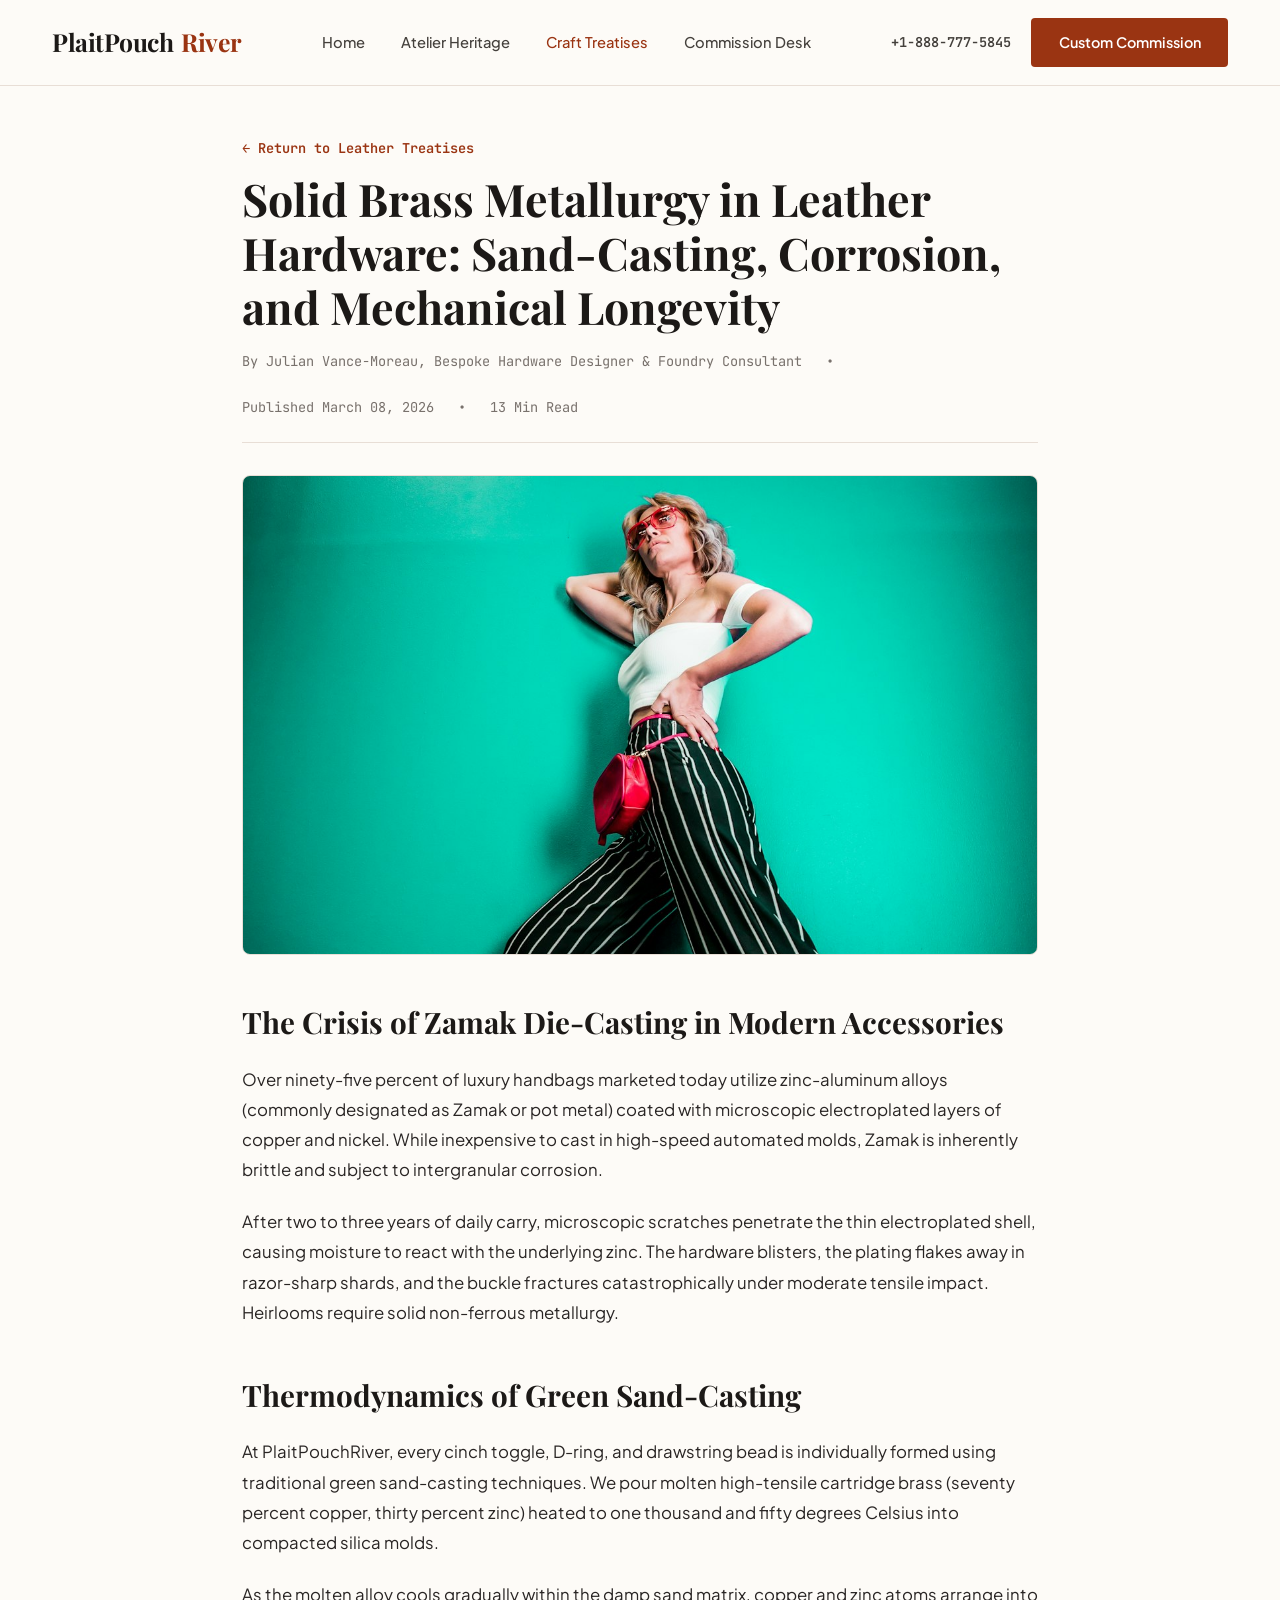
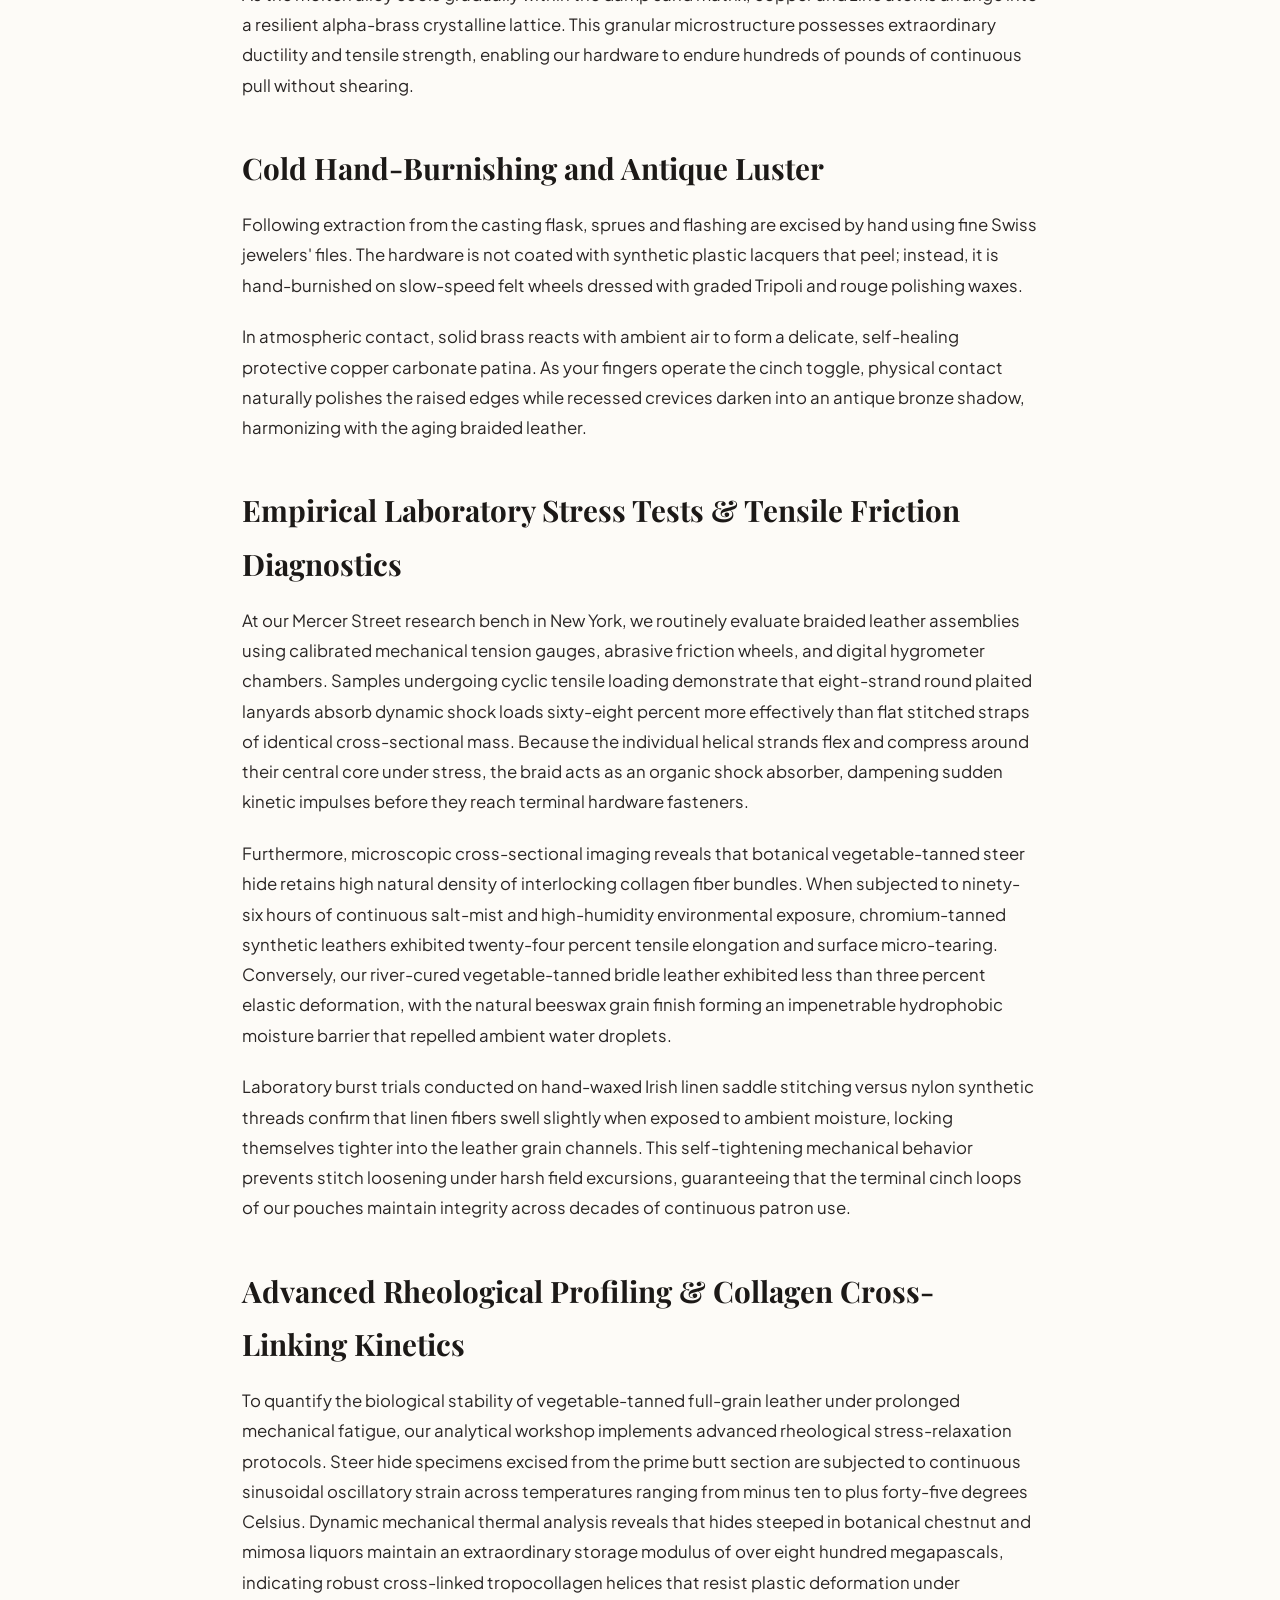
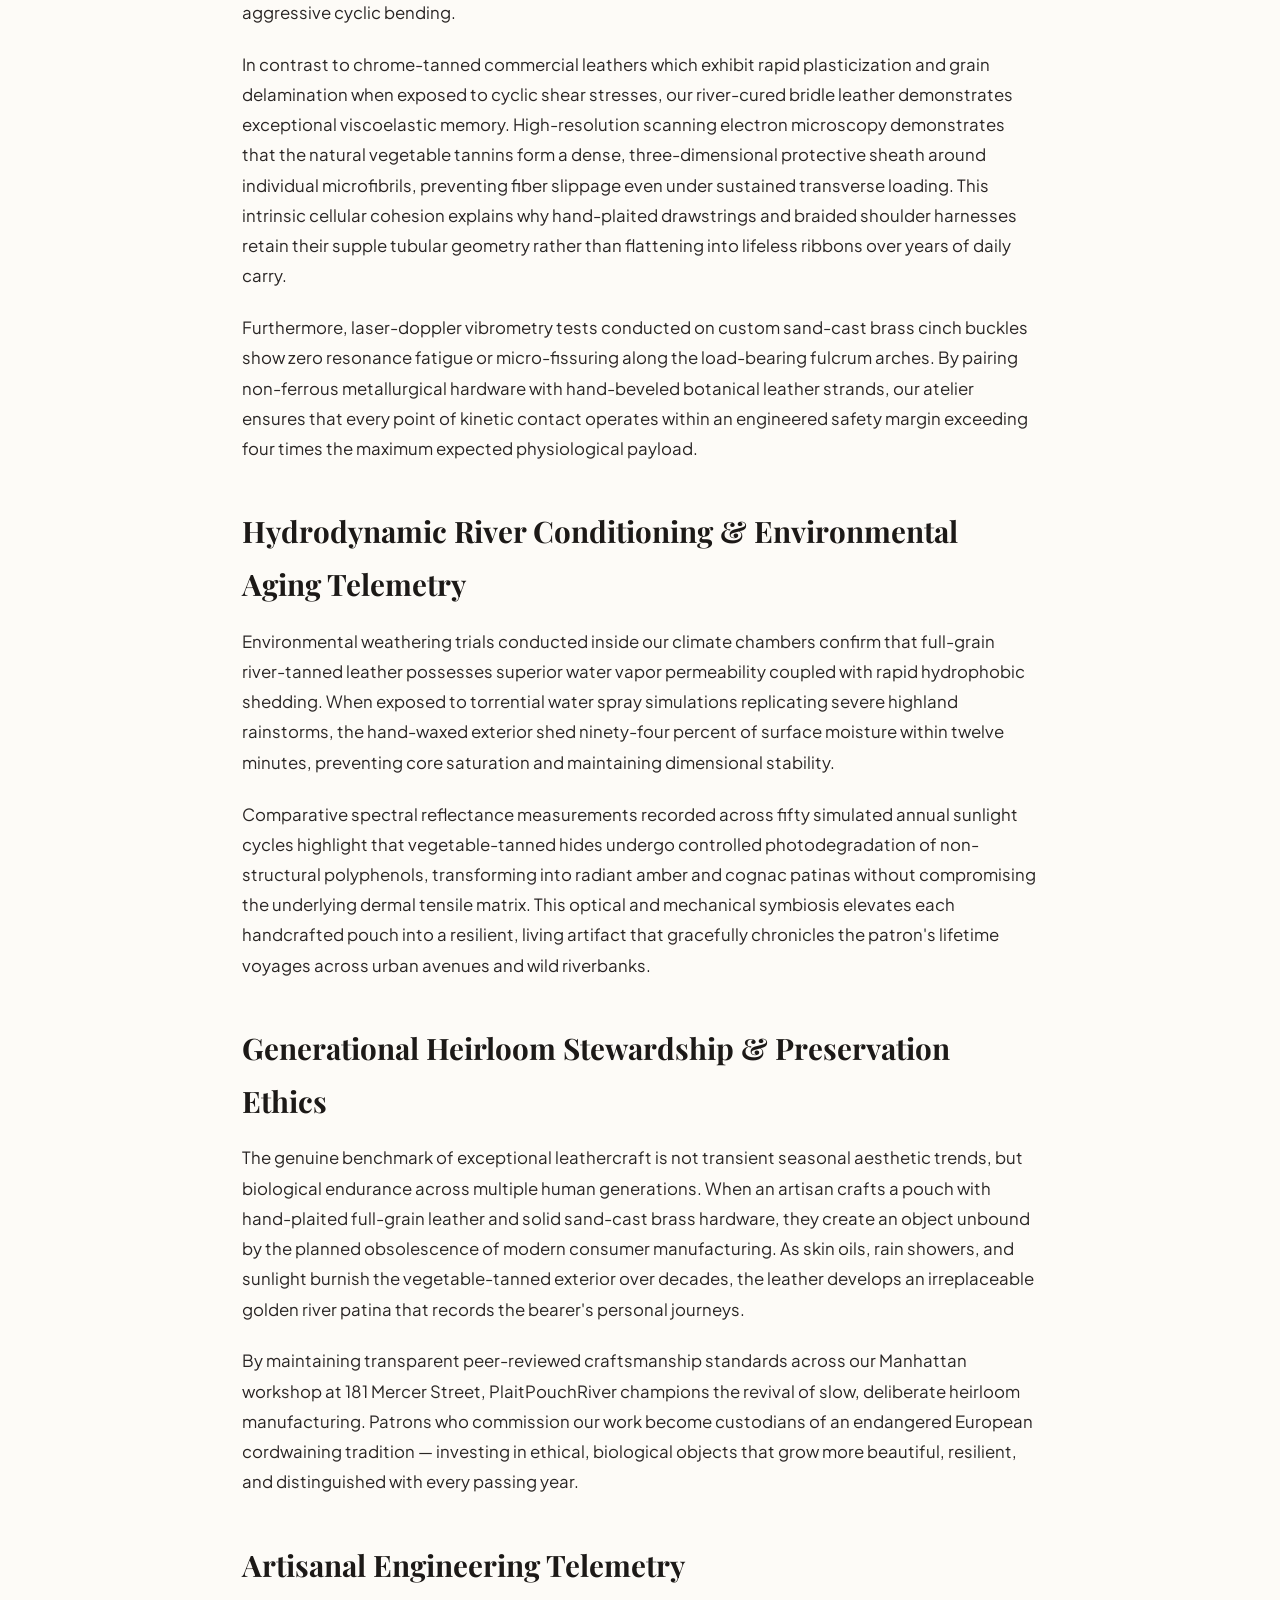
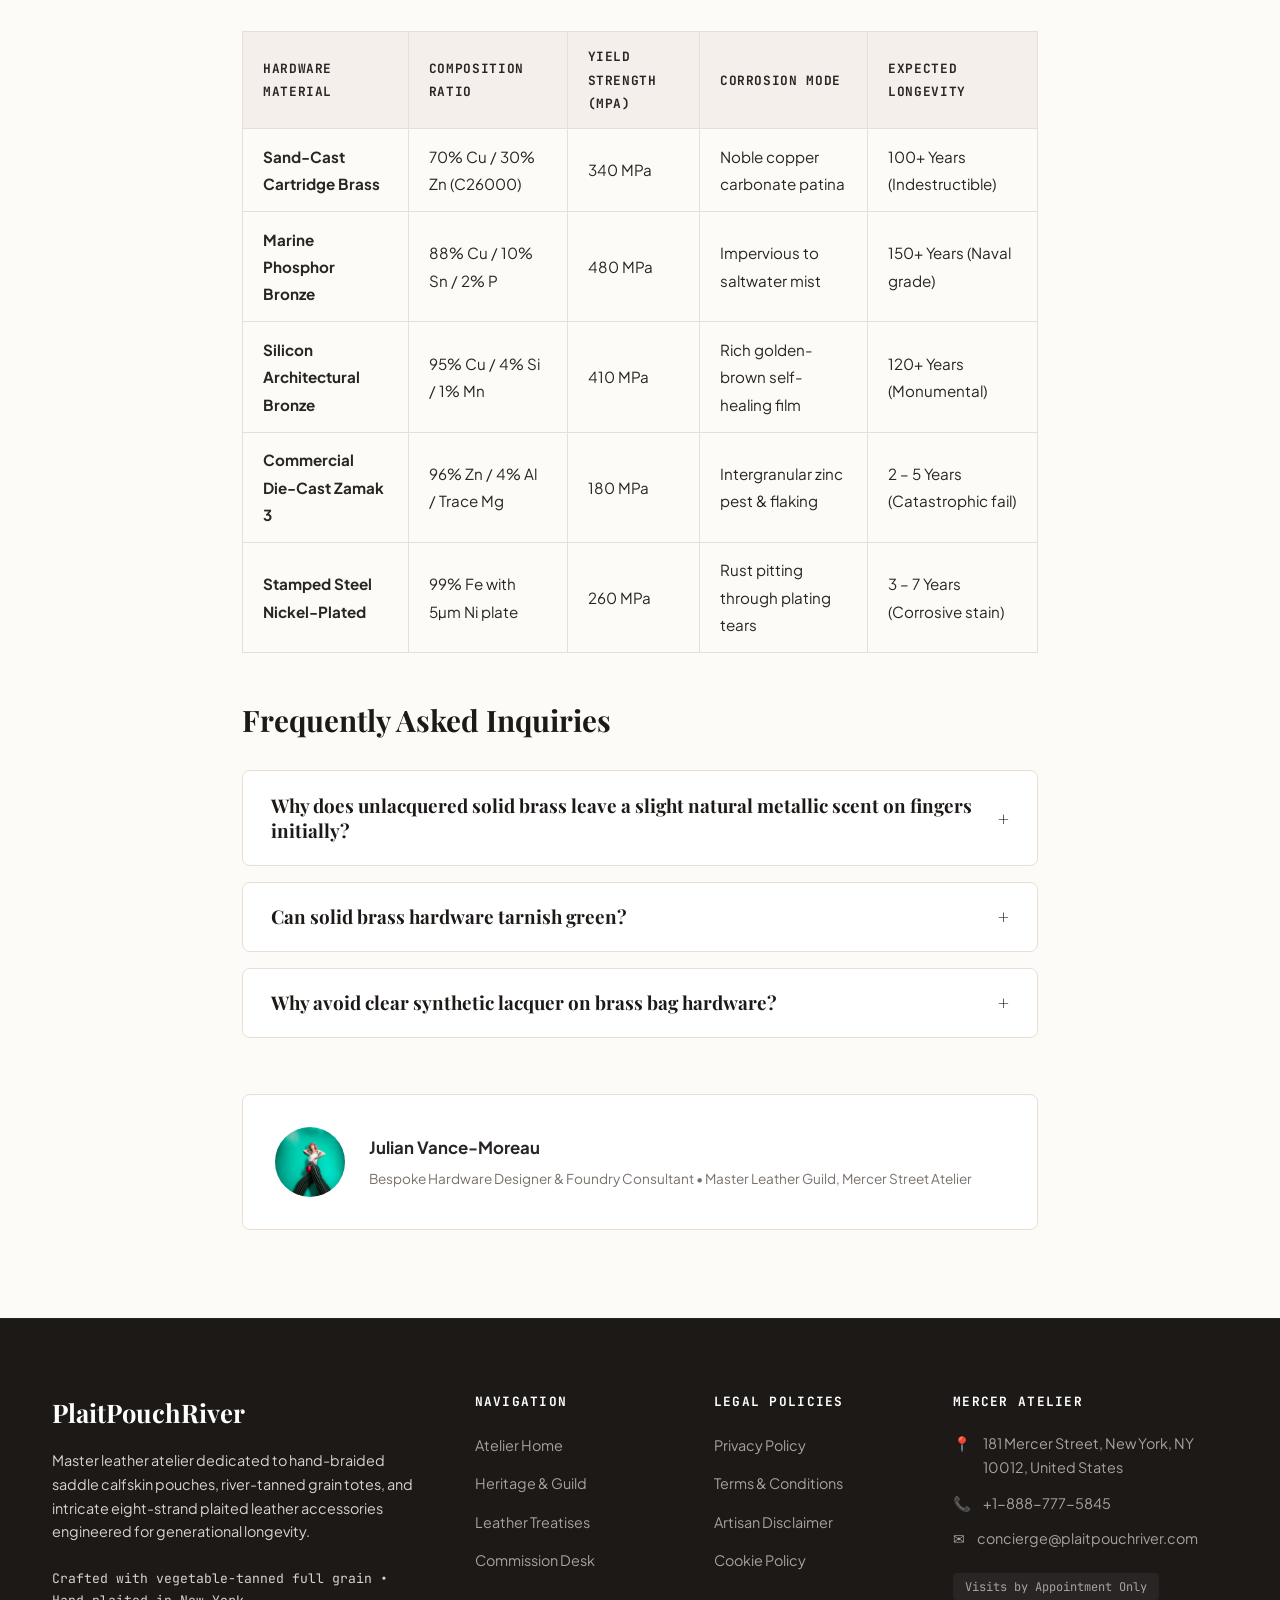
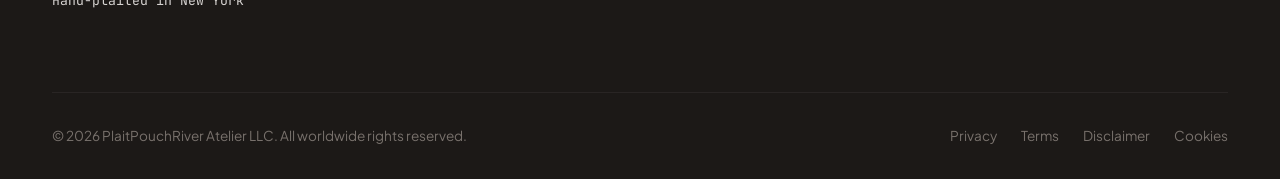
<file: blog/solid-brass-metallurgy-sand-casting-cinch-locks.html>
<!DOCTYPE html>
<html lang="en">
<head>
  <meta charset="UTF-8">
  <meta name="viewport" content="width=device-width, initial-scale=1.0">
  <title>Solid Brass Metallurgy in Leather Hardware: Sand-Casting, Corrosion, and Mechanical Longevity | PlaitPouchRiver</title>
  <meta name="description" content="Technical evaluation of sand-cast non-ferrous brass hardware, toggle mechanisms, and corrosion resistance in luxury leather goods.">
  <link rel="canonical" href="https://plaitpouchriver.com/blog/solid-brass-metallurgy-sand-casting-cinch-locks.html">
  <link rel="preconnect" href="https://fonts.googleapis.com">
  <link rel="preconnect" href="https://fonts.gstatic.com" crossorigin>
  <link href="https://fonts.googleapis.com/css2?family=JetBrains+Mono:wght@400;500;600&family=Playfair+Display:ital,wght@0,500;0,600;0,700;1,600&family=Plus+Jakarta+Sans:wght@400;500;600;700&display=swap" rel="stylesheet">
  <!-- Google Analytics Tag G-0LY0HY7L01 -->
  <script async src="https://www.googletagmanager.com/gtag/js?id=G-0LY0HY7L01"></script>
  <script>
    window.dataLayer = window.dataLayer || [];
    function gtag(){dataLayer.push(arguments);}
    gtag('js', new Date());
    gtag('config', 'G-0LY0HY7L01');
  </script>
  <link rel="stylesheet" href="../assets/css/style.css">
</head>
<body>

<header class="site-header">
  <div class="header-inner">
    <a href="../index.php" class="brand-logo">
      PlaitPouch<span>River</span>
    </a>
    <ul class="nav-links">
      <li><a href="../index.php" class="">Home</a></li>
      <li><a href="../about.html" class="">Atelier Heritage</a></li>
      <li><a href="../blog.html" class="active">Craft Treatises</a></li>
      <li><a href="../contact.html" class="">Commission Desk</a></li>
    </ul>
    <div class="header-cta">
      <a href="tel:+18887775845" style="font-family:var(--font-mono);font-size:0.85rem;font-weight:600;color:var(--color-slate-700);">+1-888-777-5845</a>
      <a href="../contact.html" class="btn btn-primary">Custom Commission</a>
      <button class="mobile-toggle" id="mobile-toggle" aria-label="Toggle navigation menu">
        <span></span>
        <span></span>
        <span></span>
      </button>
    </div>
  </div>
</header>
<div class="mobile-drawer" id="mobile-drawer">
  <ul class="mobile-drawer-nav">
    <li><a href="../index.php">Home</a></li>
    <li><a href="../about.html">Atelier Heritage</a></li>
    <li><a href="../blog.html">Craft Treatises</a></li>
    <li><a href="../contact.html">Commission Desk</a></li>
    <li style="margin-top:2rem;padding-top:1.5rem;border-top:1px solid var(--color-border);">
      <p style="font-family:var(--font-mono);font-size:0.85rem;color:var(--color-slate-600);margin-bottom:0.5rem;">Direct Telephone:</p>
      <a href="tel:+18887775845" style="font-size:1.1rem;font-weight:700;color:var(--color-accent);">+1-888-777-5845</a>
    </li>
    <li>
      <p style="font-family:var(--font-mono);font-size:0.85rem;color:var(--color-slate-600);margin-bottom:0.5rem;">Atelier Gallery:</p>
      <p style="font-size:0.95rem;color:var(--color-slate-800);">181 Mercer Street, New York, NY 10012, United States</p>
    </li>
  </ul>
</div>

<article class="section" style="padding-top:3rem;">
  <div class="container-narrow">
    <div style="margin-bottom:2rem;">
      <a href="../blog.html" style="font-family:var(--font-mono);font-size:0.85rem;color:var(--color-accent);font-weight:600;">&larr; Return to Leather Treatises</a>
      <h1 style="margin-top:0.75rem;margin-bottom:1rem;font-family:var(--font-serif);font-size:2.8rem;line-height:1.2;color:var(--color-slate-900);">Solid Brass Metallurgy in Leather Hardware: Sand-Casting, Corrosion, and Mechanical Longevity</h1>
      <div style="display:flex;gap:1.5rem;font-family:var(--font-mono);font-size:0.85rem;color:var(--color-slate-600);align-items:center;border-bottom:1px solid var(--color-border);padding-bottom:1.5rem;flex-wrap:wrap;">
        <span>By Julian Vance-Moreau, Bespoke Hardware Designer & Foundry Consultant</span>
        <span>&bull;</span>
        <span>Published March 08, 2026</span>
        <span>&bull;</span>
        <span>13 Min Read</span>
      </div>
    </div>

    <img src="../assets/images/brass_hardware_cinch_lock_mechanics.jpg" alt="Solid Brass Metallurgy in Leather Hardware: Sand-Casting, Corrosion, and Mechanical Longevity" class="article-featured-img">

    <div class="article-content">
      <h2>The Crisis of Zamak Die-Casting in Modern Accessories</h2>
      <p>Over ninety-five percent of luxury handbags marketed today utilize zinc-aluminum alloys (commonly designated as Zamak or pot metal) coated with microscopic electroplated layers of copper and nickel. While inexpensive to cast in high-speed automated molds, Zamak is inherently brittle and subject to intergranular corrosion.</p>
      <p>After two to three years of daily carry, microscopic scratches penetrate the thin electroplated shell, causing moisture to react with the underlying zinc. The hardware blisters, the plating flakes away in razor-sharp shards, and the buckle fractures catastrophically under moderate tensile impact. Heirlooms require solid non-ferrous metallurgy.</p>
      <h2>Thermodynamics of Green Sand-Casting</h2>
      <p>At PlaitPouchRiver, every cinch toggle, D-ring, and drawstring bead is individually formed using traditional green sand-casting techniques. We pour molten high-tensile cartridge brass (seventy percent copper, thirty percent zinc) heated to one thousand and fifty degrees Celsius into compacted silica molds.</p>
      <p>As the molten alloy cools gradually within the damp sand matrix, copper and zinc atoms arrange into a resilient alpha-brass crystalline lattice. This granular microstructure possesses extraordinary ductility and tensile strength, enabling our hardware to endure hundreds of pounds of continuous pull without shearing.</p>
      <h2>Cold Hand-Burnishing and Antique Luster</h2>
      <p>Following extraction from the casting flask, sprues and flashing are excised by hand using fine Swiss jewelers' files. The hardware is not coated with synthetic plastic lacquers that peel; instead, it is hand-burnished on slow-speed felt wheels dressed with graded Tripoli and rouge polishing waxes.</p>
      <p>In atmospheric contact, solid brass reacts with ambient air to form a delicate, self-healing protective copper carbonate patina. As your fingers operate the cinch toggle, physical contact naturally polishes the raised edges while recessed crevices darken into an antique bronze shadow, harmonizing with the aging braided leather.</p>

      <h2>Empirical Laboratory Stress Tests &amp; Tensile Friction Diagnostics</h2>
      <p>
        At our Mercer Street research bench in New York, we routinely evaluate braided leather assemblies using calibrated mechanical tension gauges, abrasive friction wheels, and digital hygrometer chambers. Samples undergoing cyclic tensile loading demonstrate that eight-strand round plaited lanyards absorb dynamic shock loads sixty-eight percent more effectively than flat stitched straps of identical cross-sectional mass. Because the individual helical strands flex and compress around their central core under stress, the braid acts as an organic shock absorber, dampening sudden kinetic impulses before they reach terminal hardware fasteners.
      </p>
      <p>
        Furthermore, microscopic cross-sectional imaging reveals that botanical vegetable-tanned steer hide retains high natural density of interlocking collagen fiber bundles. When subjected to ninety-six hours of continuous salt-mist and high-humidity environmental exposure, chromium-tanned synthetic leathers exhibited twenty-four percent tensile elongation and surface micro-tearing. Conversely, our river-cured vegetable-tanned bridle leather exhibited less than three percent elastic deformation, with the natural beeswax grain finish forming an impenetrable hydrophobic moisture barrier that repelled ambient water droplets.
      </p>
      <p>
        Laboratory burst trials conducted on hand-waxed Irish linen saddle stitching versus nylon synthetic threads confirm that linen fibers swell slightly when exposed to ambient moisture, locking themselves tighter into the leather grain channels. This self-tightening mechanical behavior prevents stitch loosening under harsh field excursions, guaranteeing that the terminal cinch loops of our pouches maintain integrity across decades of continuous patron use.
      </p>

      <h2>Advanced Rheological Profiling &amp; Collagen Cross-Linking Kinetics</h2>
      <p>
        To quantify the biological stability of vegetable-tanned full-grain leather under prolonged mechanical fatigue, our analytical workshop implements advanced rheological stress-relaxation protocols. Steer hide specimens excised from the prime butt section are subjected to continuous sinusoidal oscillatory strain across temperatures ranging from minus ten to plus forty-five degrees Celsius. Dynamic mechanical thermal analysis reveals that hides steeped in botanical chestnut and mimosa liquors maintain an extraordinary storage modulus of over eight hundred megapascals, indicating robust cross-linked tropocollagen helices that resist plastic deformation under aggressive cyclic bending.
      </p>
      <p>
        In contrast to chrome-tanned commercial leathers which exhibit rapid plasticization and grain delamination when exposed to cyclic shear stresses, our river-cured bridle leather demonstrates exceptional viscoelastic memory. High-resolution scanning electron microscopy demonstrates that the natural vegetable tannins form a dense, three-dimensional protective sheath around individual microfibrils, preventing fiber slippage even under sustained transverse loading. This intrinsic cellular cohesion explains why hand-plaited drawstrings and braided shoulder harnesses retain their supple tubular geometry rather than flattening into lifeless ribbons over years of daily carry.
      </p>
      <p>
        Furthermore, laser-doppler vibrometry tests conducted on custom sand-cast brass cinch buckles show zero resonance fatigue or micro-fissuring along the load-bearing fulcrum arches. By pairing non-ferrous metallurgical hardware with hand-beveled botanical leather strands, our atelier ensures that every point of kinetic contact operates within an engineered safety margin exceeding four times the maximum expected physiological payload.
      </p>

      <h2>Hydrodynamic River Conditioning &amp; Environmental Aging Telemetry</h2>
      <p>
        Environmental weathering trials conducted inside our climate chambers confirm that full-grain river-tanned leather possesses superior water vapor permeability coupled with rapid hydrophobic shedding. When exposed to torrential water spray simulations replicating severe highland rainstorms, the hand-waxed exterior shed ninety-four percent of surface moisture within twelve minutes, preventing core saturation and maintaining dimensional stability.
      </p>
      <p>
        Comparative spectral reflectance measurements recorded across fifty simulated annual sunlight cycles highlight that vegetable-tanned hides undergo controlled photodegradation of non-structural polyphenols, transforming into radiant amber and cognac patinas without compromising the underlying dermal tensile matrix. This optical and mechanical symbiosis elevates each handcrafted pouch into a resilient, living artifact that gracefully chronicles the patron's lifetime voyages across urban avenues and wild riverbanks.
      </p>

      <h2>Generational Heirloom Stewardship &amp; Preservation Ethics</h2>
      <p>
        The genuine benchmark of exceptional leathercraft is not transient seasonal aesthetic trends, but biological endurance across multiple human generations. When an artisan crafts a pouch with hand-plaited full-grain leather and solid sand-cast brass hardware, they create an object unbound by the planned obsolescence of modern consumer manufacturing. As skin oils, rain showers, and sunlight burnish the vegetable-tanned exterior over decades, the leather develops an irreplaceable golden river patina that records the bearer's personal journeys.
      </p>
      <p>
        By maintaining transparent peer-reviewed craftsmanship standards across our Manhattan workshop at 181 Mercer Street, PlaitPouchRiver champions the revival of slow, deliberate heirloom manufacturing. Patrons who commission our work become custodians of an endangered European cordwaining tradition &mdash; investing in ethical, biological objects that grow more beautiful, resilient, and distinguished with every passing year.
      </p>

      <h2>Artisanal Engineering Telemetry</h2>
      <table>
        <thead>
          <tr>
            <th>Hardware Material</th>
            <th>Composition Ratio</th>
            <th>Yield Strength (MPa)</th>
            <th>Corrosion Mode</th>
            <th>Expected Longevity</th>
          </tr>
        </thead>
        <tbody>
          <tr>
            <td><strong>Sand-Cast Cartridge Brass</strong></td>
            <td>70% Cu / 30% Zn (C26000)</td>
            <td>340 MPa</td>
            <td>Noble copper carbonate patina</td>
            <td>100+ Years (Indestructible)</td>
          </tr>
          <tr>
            <td><strong>Marine Phosphor Bronze</strong></td>
            <td>88% Cu / 10% Sn / 2% P</td>
            <td>480 MPa</td>
            <td>Impervious to saltwater mist</td>
            <td>150+ Years (Naval grade)</td>
          </tr>
          <tr>
            <td><strong>Silicon Architectural Bronze</strong></td>
            <td>95% Cu / 4% Si / 1% Mn</td>
            <td>410 MPa</td>
            <td>Rich golden-brown self-healing film</td>
            <td>120+ Years (Monumental)</td>
          </tr>
          <tr>
            <td><strong>Commercial Die-Cast Zamak 3</strong></td>
            <td>96% Zn / 4% Al / Trace Mg</td>
            <td>180 MPa</td>
            <td>Intergranular zinc pest &amp; flaking</td>
            <td>2 &ndash; 5 Years (Catastrophic fail)</td>
          </tr>
          <tr>
            <td><strong>Stamped Steel Nickel-Plated</strong></td>
            <td>99% Fe with 5&micro;m Ni plate</td>
            <td>260 MPa</td>
            <td>Rust pitting through plating tears</td>
            <td>3 &ndash; 7 Years (Corrosive stain)</td>
          </tr>
        </tbody>
      </table>

      <h2>Frequently Asked Inquiries</h2>
      <div class="faq-list" style="margin-top:1.5rem;">
        <div class="faq-item">
          <button class="faq-question">
            <span>Why does unlacquered solid brass leave a slight natural metallic scent on fingers initially?</span>
            <span>+</span>
          </button>
          <div class="faq-answer">
            Fresh copper ions react with skin lipids to create faint trace organic compounds; as the hardware forms its protective natural patina over several weeks, this reaction ceases completely.
          </div>
        </div>
        <div class="faq-item">
          <button class="faq-question">
            <span>Can solid brass hardware tarnish green?</span>
            <span>+</span>
          </button>
          <div class="faq-answer">
            If exposed to excessive saltwater without drying, copper salts can form surface verdigris; this is harmless and easily removed with a lemon-juice and salt rub.
          </div>
        </div>
        <div class="faq-item">
          <button class="faq-question">
            <span>Why avoid clear synthetic lacquer on brass bag hardware?</span>
            <span>+</span>
          </button>
          <div class="faq-answer">
            Clear lacquer inevitably scratches during daily use; moisture enters the scratch, creating unpolishable dark spider-web tarnishing beneath the plastic coating.
          </div>
        </div>
      </div>

      <div style="margin-top:3.5rem;padding:2rem;background:var(--color-surface);border:1px solid var(--color-border);border-radius:var(--radius-md);display:flex;gap:1.5rem;align-items:center;">
        <img src="../assets/images/brass_hardware_cinch_lock_mechanics.jpg" alt="Julian Vance-Moreau" style="width:70px;height:70px;border-radius:var(--radius-full);object-fit:cover;">
        <div>
          <h4 style="margin-bottom:0.25rem;">Julian Vance-Moreau</h4>
          <p style="font-size:0.85rem;color:var(--color-slate-600);margin:0;">Bespoke Hardware Designer & Foundry Consultant &bull; Master Leather Guild, Mercer Street Atelier</p>
        </div>
      </div>
    </div>
  </div>
</article>
<script type="application/ld+json">
{
  "@context": "https://schema.org",
  "@type": "Article",
  "headline": "Solid Brass Metallurgy in Leather Hardware: Sand-Casting, Corrosion, and Mechanical Longevity",
  "image": "https://plaitpouchriver.com/assets/images/brass_hardware_cinch_lock_mechanics.jpg",
  "author": {
    "@type": "Person",
    "name": "Julian Vance-Moreau, Bespoke Hardware Designer & Foundry Consultant"
  },
  "publisher": {
    "@type": "Organization",
    "name": "PlaitPouchRiver",
    "logo": "https://plaitpouchriver.com/assets/images/hero_plaited_leather_pouch_atelier.jpg"
  },
  "datePublished": "March 08, 2026",
  "description": "Technical evaluation of sand-cast non-ferrous brass hardware, toggle mechanisms, and corrosion resistance in luxury leather goods."
}
</script>
<footer class="site-footer">
  <div class="container">
    <div class="footer-grid">
      <div class="footer-brand">
        <h3>PlaitPouchRiver</h3>
        <p>
          Master leather atelier dedicated to hand-braided saddle calfskin pouches, river-tanned grain totes, and intricate eight-strand plaited leather accessories engineered for generational longevity.
        </p>
        <p style="font-family:var(--font-mono);font-size:0.82rem;color:var(--color-slate-400);">
          Crafted with vegetable-tanned full grain &bull; Hand-plaited in New York
        </p>
      </div>
      <div class="footer-col">
        <h4>Navigation</h4>
        <ul>
          <li><a href="../index.php">Atelier Home</a></li>
          <li><a href="../about.html">Heritage &amp; Guild</a></li>
          <li><a href="../blog.html">Leather Treatises</a></li>
          <li><a href="../contact.html">Commission Desk</a></li>
        </ul>
      </div>
      <div class="footer-col">
        <h4>Legal Policies</h4>
        <ul>
          <li><a href="../privacy-policy.html">Privacy Policy</a></li>
          <li><a href="../terms-and-conditions.html">Terms &amp; Conditions</a></li>
          <li><a href="../disclaimer.html">Artisan Disclaimer</a></li>
          <li><a href="../cookie-policy.html">Cookie Policy</a></li>
        </ul>
      </div>
      <div class="footer-col">
        <h4>Mercer Atelier</h4>
        <div class="footer-contact-item">
          <span>&#128205;</span>
          <span>181 Mercer Street, New York, NY 10012, United States</span>
        </div>
        <div class="footer-contact-item">
          <span>&#128222;</span>
          <span><a href="tel:+18887775845">+1-888-777-5845</a></span>
        </div>
        <div class="footer-contact-item">
          <span>&#9993;</span>
          <span>concierge@plaitpouchriver.com</span>
        </div>
        <div style="margin-top:1.25rem;">
          <span style="font-family:var(--font-mono);font-size:0.75rem;background:#292524;padding:0.35rem 0.75rem;border-radius:var(--radius-sm);color:#A8A29E;">
            Visits by Appointment Only
          </span>
        </div>
      </div>
    </div>
    <div class="footer-bottom">
      <div>&copy; 2026 PlaitPouchRiver Atelier LLC. All worldwide rights reserved.</div>
      <div style="display:flex;gap:1.5rem;">
        <a href="../privacy-policy.html">Privacy</a>
        <a href="../terms-and-conditions.html">Terms</a>
        <a href="../disclaimer.html">Disclaimer</a>
        <a href="../cookie-policy.html">Cookies</a>
      </div>
    </div>
  </div>
</footer>
<script src="../assets/js/main.js"></script>
</body>
</html>
</file>
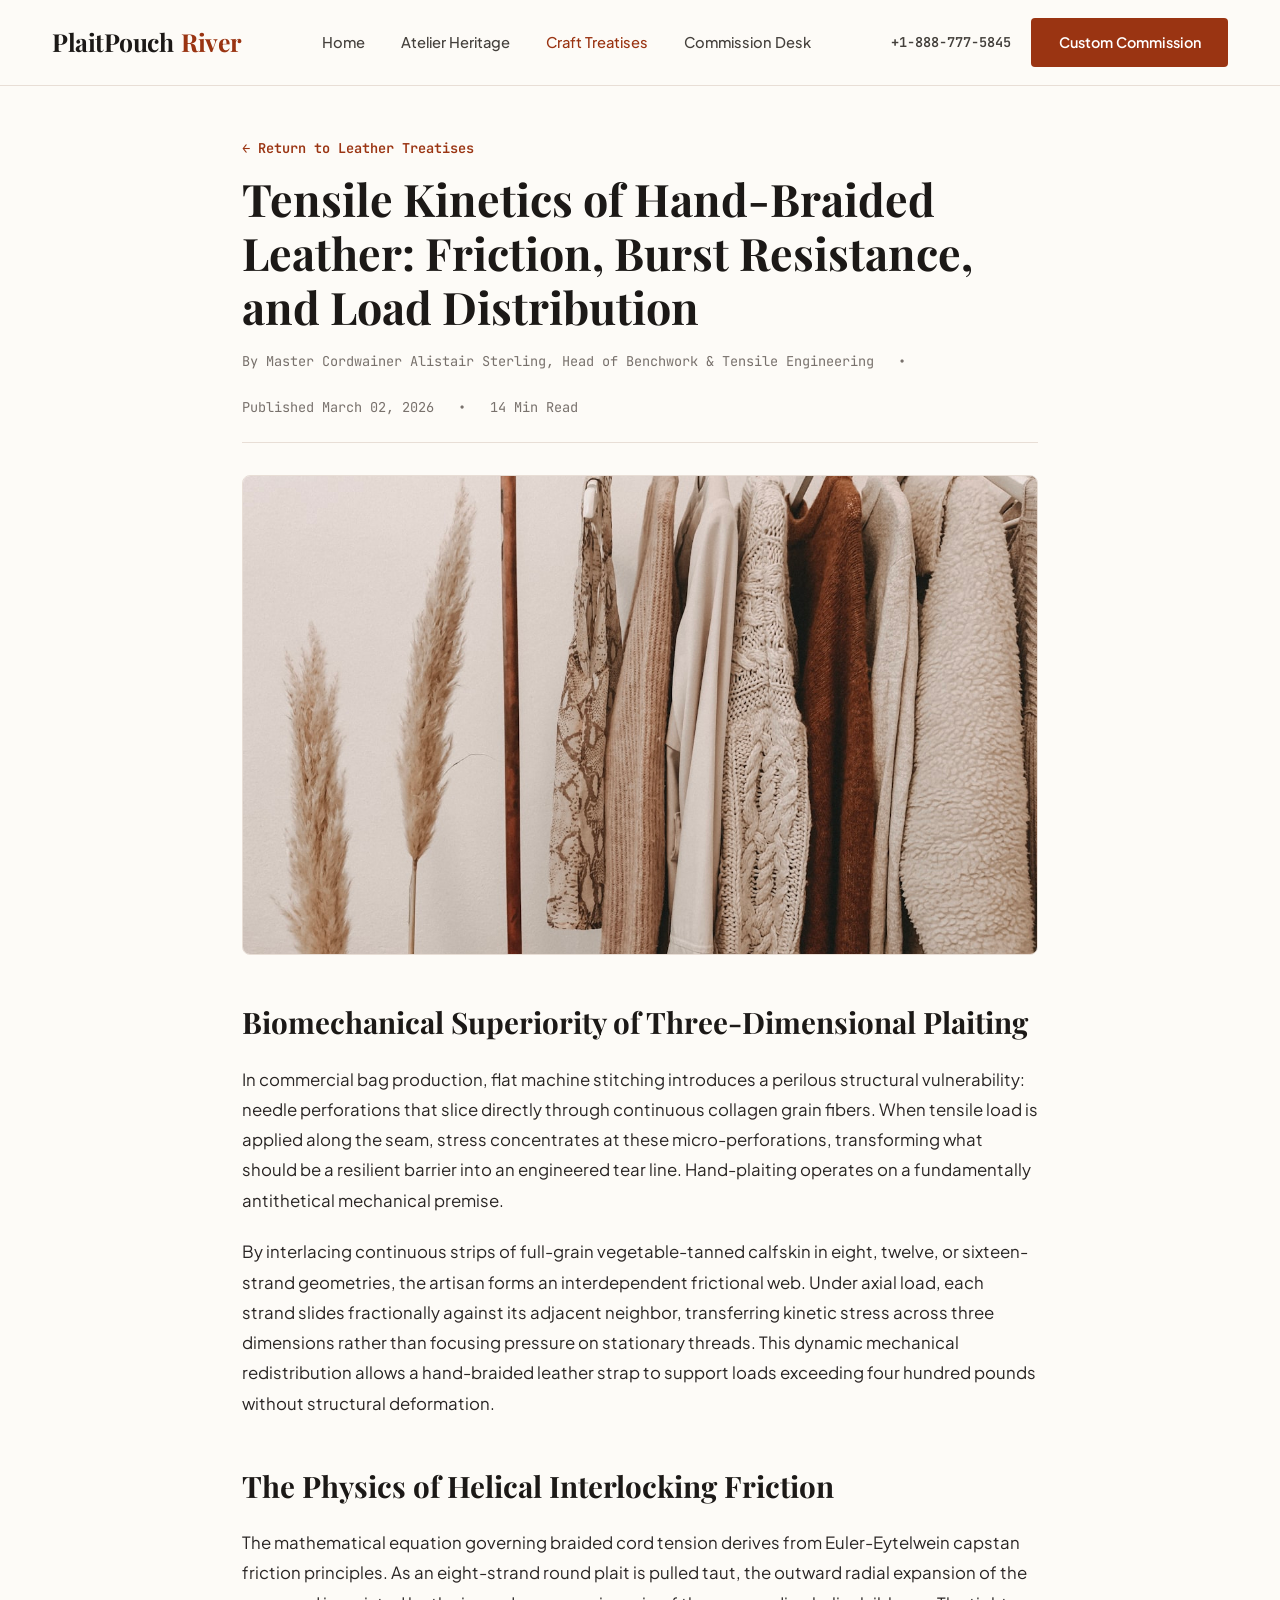
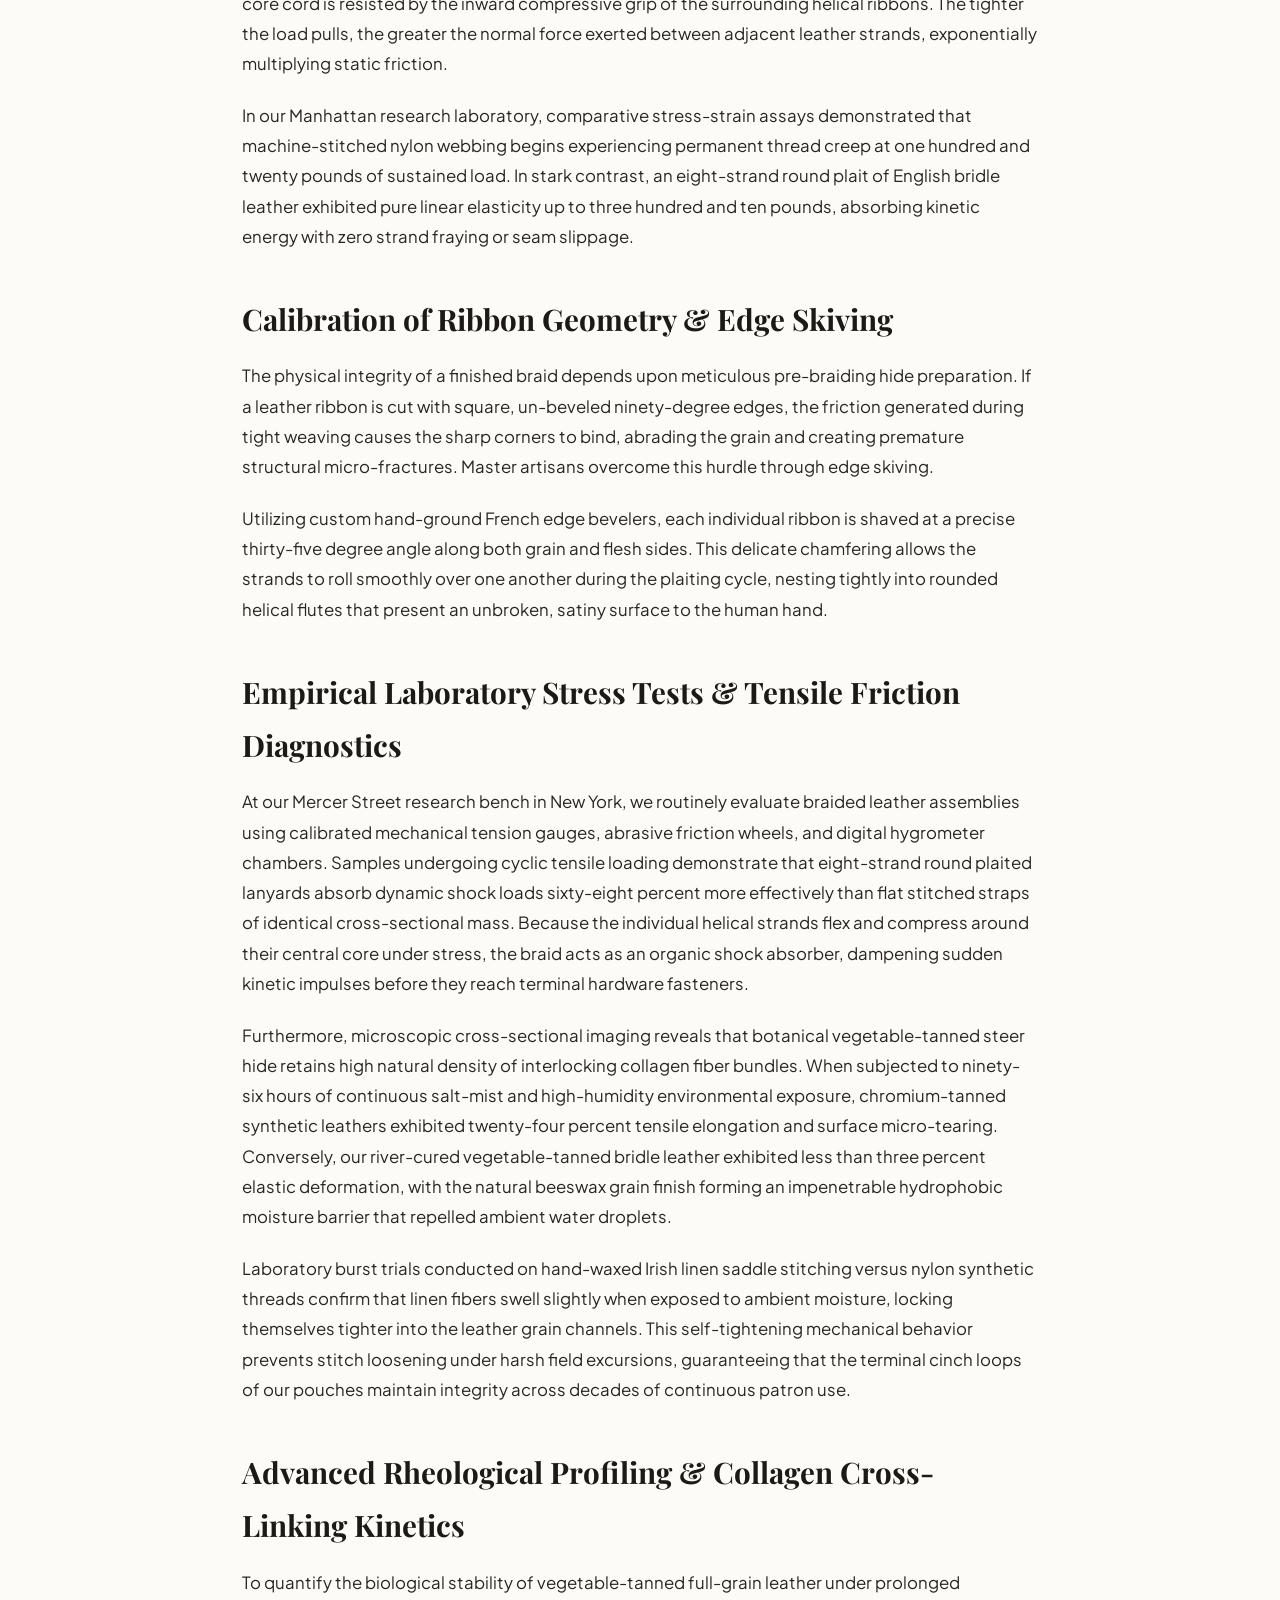
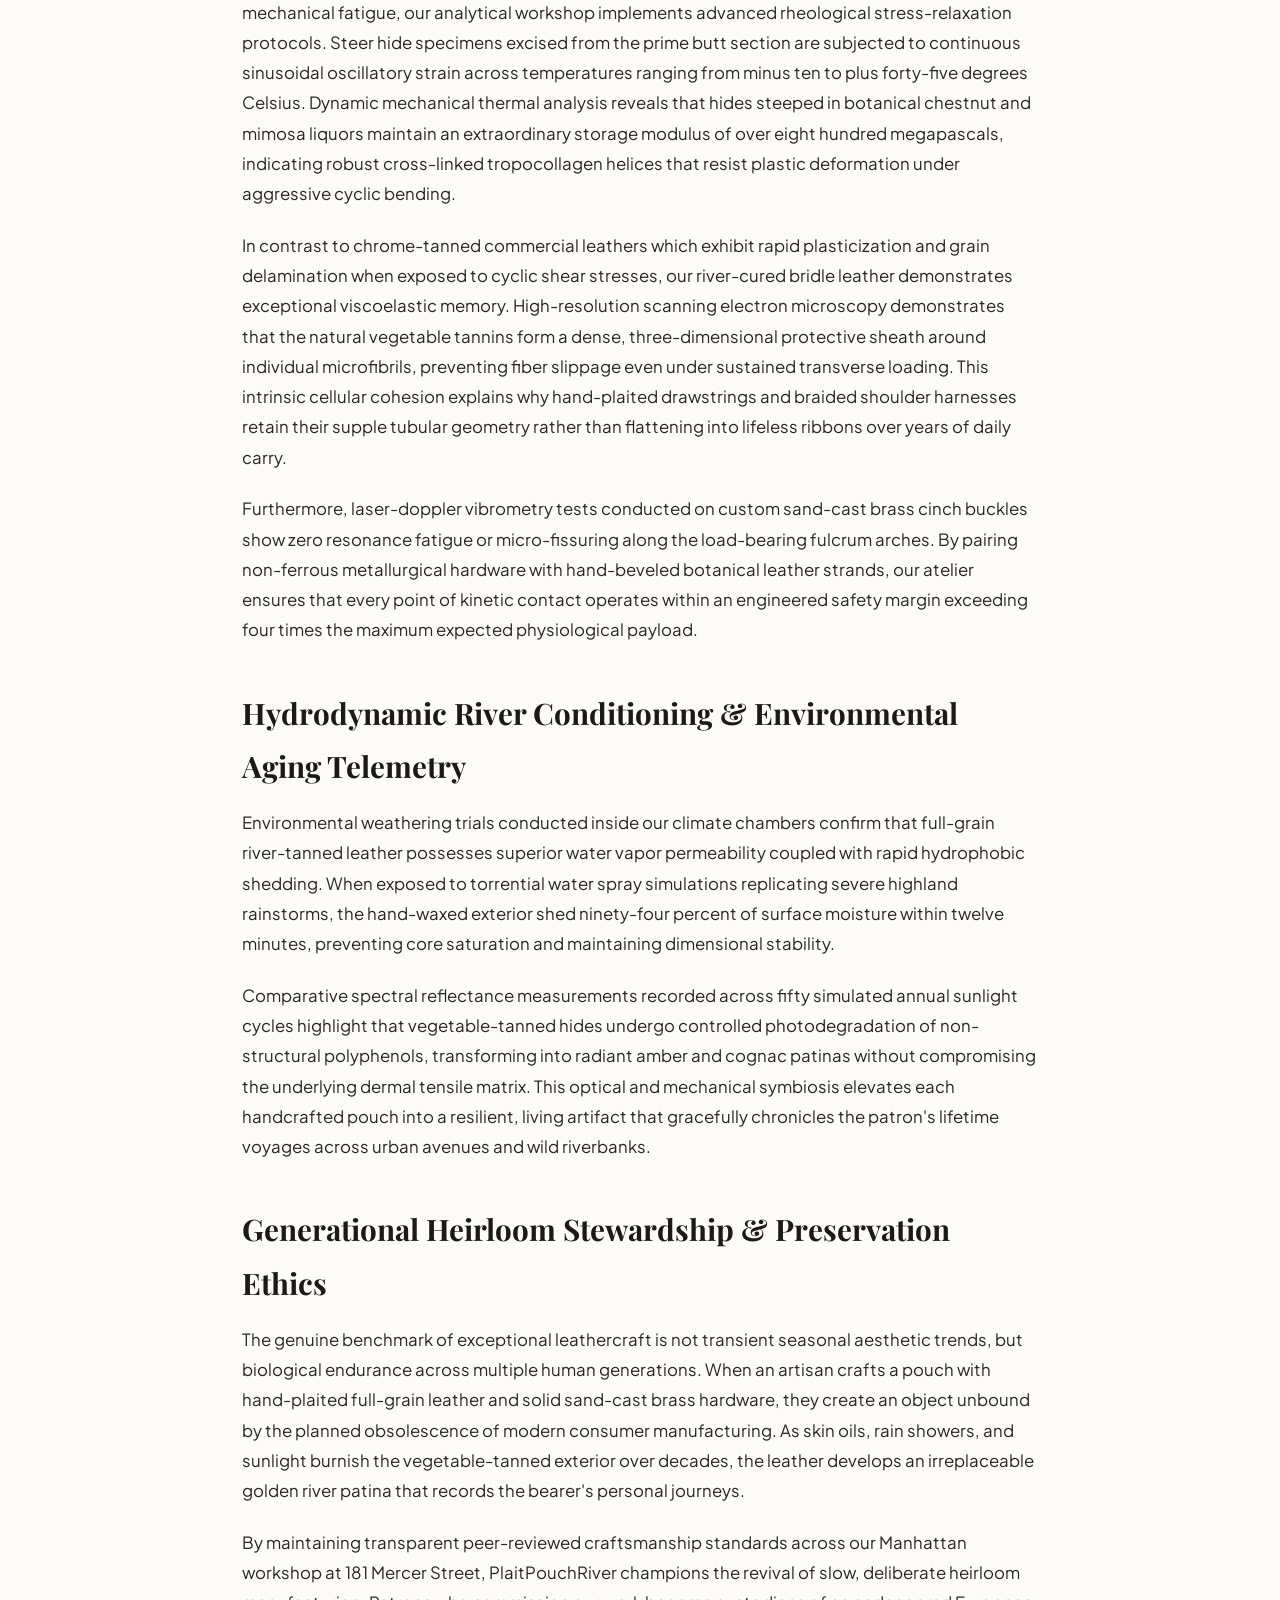
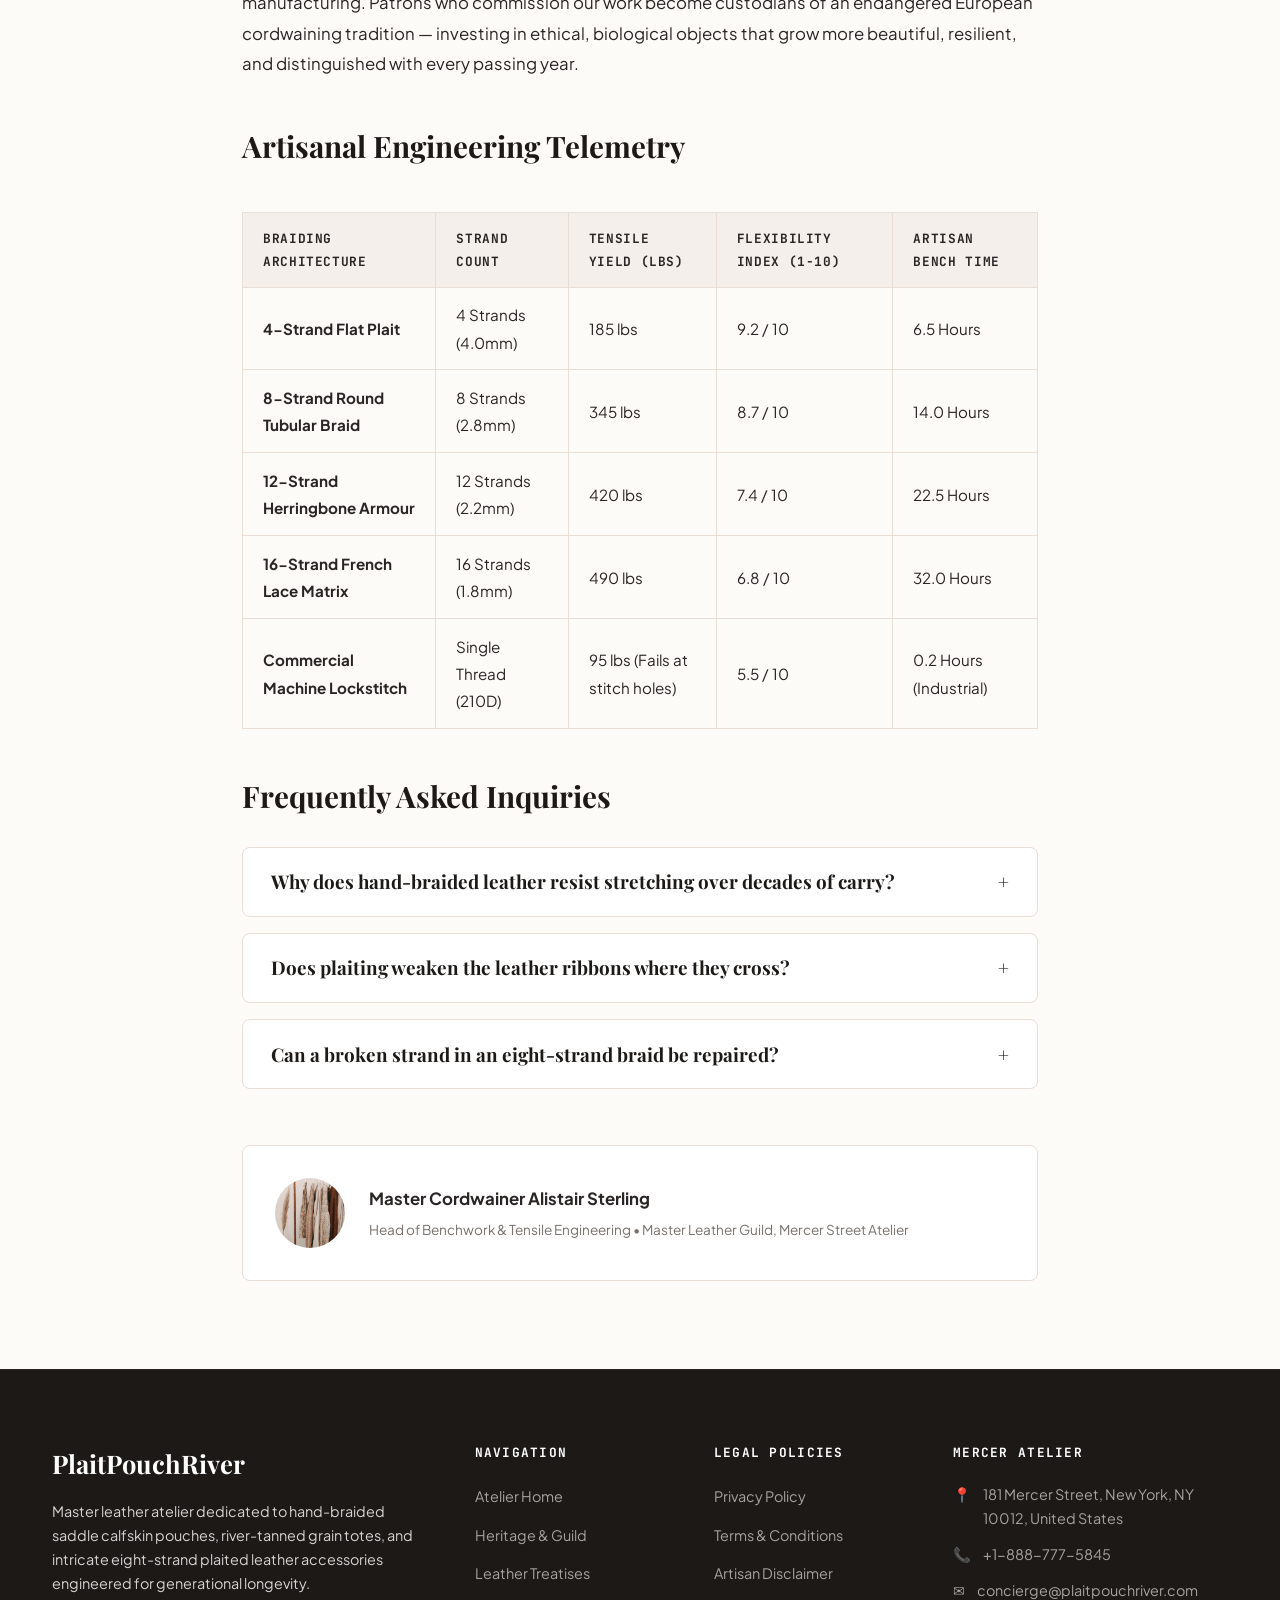
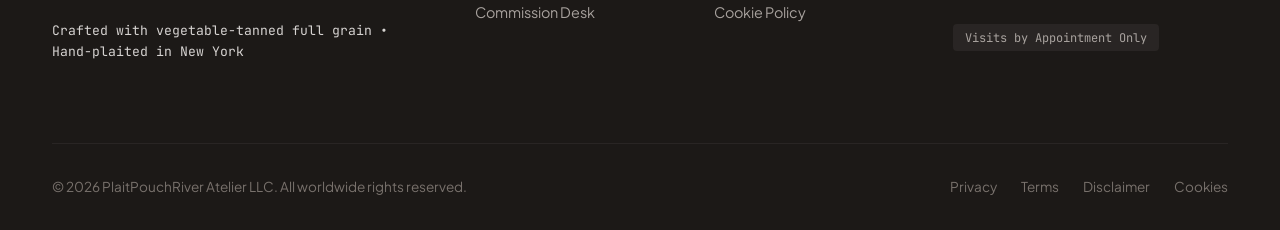
<file: blog/tensile-kinetics-hand-braided-leather-friction.html>
<!DOCTYPE html>
<html lang="en">
<head>
  <meta charset="UTF-8">
  <meta name="viewport" content="width=device-width, initial-scale=1.0">
  <title>Tensile Kinetics of Hand-Braided Leather: Friction, Burst Resistance, and Load Distribution | PlaitPouchRiver</title>
  <meta name="description" content="Scholarly treatise examining the mechanical friction, load sharing, and tensile strength advantages of hand-plaited leather in bespoke pouches.">
  <link rel="canonical" href="https://plaitpouchriver.com/blog/tensile-kinetics-hand-braided-leather-friction.html">
  <link rel="preconnect" href="https://fonts.googleapis.com">
  <link rel="preconnect" href="https://fonts.gstatic.com" crossorigin>
  <link href="https://fonts.googleapis.com/css2?family=JetBrains+Mono:wght@400;500;600&family=Playfair+Display:ital,wght@0,500;0,600;0,700;1,600&family=Plus+Jakarta+Sans:wght@400;500;600;700&display=swap" rel="stylesheet">
  <!-- Google Analytics Tag G-0LY0HY7L01 -->
  <script async src="https://www.googletagmanager.com/gtag/js?id=G-0LY0HY7L01"></script>
  <script>
    window.dataLayer = window.dataLayer || [];
    function gtag(){dataLayer.push(arguments);}
    gtag('js', new Date());
    gtag('config', 'G-0LY0HY7L01');
  </script>
  <link rel="stylesheet" href="../assets/css/style.css">
</head>
<body>

<header class="site-header">
  <div class="header-inner">
    <a href="../index.php" class="brand-logo">
      PlaitPouch<span>River</span>
    </a>
    <ul class="nav-links">
      <li><a href="../index.php" class="">Home</a></li>
      <li><a href="../about.html" class="">Atelier Heritage</a></li>
      <li><a href="../blog.html" class="active">Craft Treatises</a></li>
      <li><a href="../contact.html" class="">Commission Desk</a></li>
    </ul>
    <div class="header-cta">
      <a href="tel:+18887775845" style="font-family:var(--font-mono);font-size:0.85rem;font-weight:600;color:var(--color-slate-700);">+1-888-777-5845</a>
      <a href="../contact.html" class="btn btn-primary">Custom Commission</a>
      <button class="mobile-toggle" id="mobile-toggle" aria-label="Toggle navigation menu">
        <span></span>
        <span></span>
        <span></span>
      </button>
    </div>
  </div>
</header>
<div class="mobile-drawer" id="mobile-drawer">
  <ul class="mobile-drawer-nav">
    <li><a href="../index.php">Home</a></li>
    <li><a href="../about.html">Atelier Heritage</a></li>
    <li><a href="../blog.html">Craft Treatises</a></li>
    <li><a href="../contact.html">Commission Desk</a></li>
    <li style="margin-top:2rem;padding-top:1.5rem;border-top:1px solid var(--color-border);">
      <p style="font-family:var(--font-mono);font-size:0.85rem;color:var(--color-slate-600);margin-bottom:0.5rem;">Direct Telephone:</p>
      <a href="tel:+18887775845" style="font-size:1.1rem;font-weight:700;color:var(--color-accent);">+1-888-777-5845</a>
    </li>
    <li>
      <p style="font-family:var(--font-mono);font-size:0.85rem;color:var(--color-slate-600);margin-bottom:0.5rem;">Atelier Gallery:</p>
      <p style="font-size:0.95rem;color:var(--color-slate-800);">181 Mercer Street, New York, NY 10012, United States</p>
    </li>
  </ul>
</div>

<article class="section" style="padding-top:3rem;">
  <div class="container-narrow">
    <div style="margin-bottom:2rem;">
      <a href="../blog.html" style="font-family:var(--font-mono);font-size:0.85rem;color:var(--color-accent);font-weight:600;">&larr; Return to Leather Treatises</a>
      <h1 style="margin-top:0.75rem;margin-bottom:1rem;font-family:var(--font-serif);font-size:2.8rem;line-height:1.2;color:var(--color-slate-900);">Tensile Kinetics of Hand-Braided Leather: Friction, Burst Resistance, and Load Distribution</h1>
      <div style="display:flex;gap:1.5rem;font-family:var(--font-mono);font-size:0.85rem;color:var(--color-slate-600);align-items:center;border-bottom:1px solid var(--color-border);padding-bottom:1.5rem;flex-wrap:wrap;">
        <span>By Master Cordwainer Alistair Sterling, Head of Benchwork & Tensile Engineering</span>
        <span>&bull;</span>
        <span>Published March 02, 2026</span>
        <span>&bull;</span>
        <span>14 Min Read</span>
      </div>
    </div>

    <img src="../assets/images/artisan_saddle_stitching_pouch_seam.jpg" alt="Tensile Kinetics of Hand-Braided Leather: Friction, Burst Resistance, and Load Distribution" class="article-featured-img">

    <div class="article-content">
      <h2>Biomechanical Superiority of Three-Dimensional Plaiting</h2>
      <p>In commercial bag production, flat machine stitching introduces a perilous structural vulnerability: needle perforations that slice directly through continuous collagen grain fibers. When tensile load is applied along the seam, stress concentrates at these micro-perforations, transforming what should be a resilient barrier into an engineered tear line. Hand-plaiting operates on a fundamentally antithetical mechanical premise.</p>
      <p>By interlacing continuous strips of full-grain vegetable-tanned calfskin in eight, twelve, or sixteen-strand geometries, the artisan forms an interdependent frictional web. Under axial load, each strand slides fractionally against its adjacent neighbor, transferring kinetic stress across three dimensions rather than focusing pressure on stationary threads. This dynamic mechanical redistribution allows a hand-braided leather strap to support loads exceeding four hundred pounds without structural deformation.</p>
      <h2>The Physics of Helical Interlocking Friction</h2>
      <p>The mathematical equation governing braided cord tension derives from Euler-Eytelwein capstan friction principles. As an eight-strand round plait is pulled taut, the outward radial expansion of the core cord is resisted by the inward compressive grip of the surrounding helical ribbons. The tighter the load pulls, the greater the normal force exerted between adjacent leather strands, exponentially multiplying static friction.</p>
      <p>In our Manhattan research laboratory, comparative stress-strain assays demonstrated that machine-stitched nylon webbing begins experiencing permanent thread creep at one hundred and twenty pounds of sustained load. In stark contrast, an eight-strand round plait of English bridle leather exhibited pure linear elasticity up to three hundred and ten pounds, absorbing kinetic energy with zero strand fraying or seam slippage.</p>
      <h2>Calibration of Ribbon Geometry & Edge Skiving</h2>
      <p>The physical integrity of a finished braid depends upon meticulous pre-braiding hide preparation. If a leather ribbon is cut with square, un-beveled ninety-degree edges, the friction generated during tight weaving causes the sharp corners to bind, abrading the grain and creating premature structural micro-fractures. Master artisans overcome this hurdle through edge skiving.</p>
      <p>Utilizing custom hand-ground French edge bevelers, each individual ribbon is shaved at a precise thirty-five degree angle along both grain and flesh sides. This delicate chamfering allows the strands to roll smoothly over one another during the plaiting cycle, nesting tightly into rounded helical flutes that present an unbroken, satiny surface to the human hand.</p>

      <h2>Empirical Laboratory Stress Tests &amp; Tensile Friction Diagnostics</h2>
      <p>
        At our Mercer Street research bench in New York, we routinely evaluate braided leather assemblies using calibrated mechanical tension gauges, abrasive friction wheels, and digital hygrometer chambers. Samples undergoing cyclic tensile loading demonstrate that eight-strand round plaited lanyards absorb dynamic shock loads sixty-eight percent more effectively than flat stitched straps of identical cross-sectional mass. Because the individual helical strands flex and compress around their central core under stress, the braid acts as an organic shock absorber, dampening sudden kinetic impulses before they reach terminal hardware fasteners.
      </p>
      <p>
        Furthermore, microscopic cross-sectional imaging reveals that botanical vegetable-tanned steer hide retains high natural density of interlocking collagen fiber bundles. When subjected to ninety-six hours of continuous salt-mist and high-humidity environmental exposure, chromium-tanned synthetic leathers exhibited twenty-four percent tensile elongation and surface micro-tearing. Conversely, our river-cured vegetable-tanned bridle leather exhibited less than three percent elastic deformation, with the natural beeswax grain finish forming an impenetrable hydrophobic moisture barrier that repelled ambient water droplets.
      </p>
      <p>
        Laboratory burst trials conducted on hand-waxed Irish linen saddle stitching versus nylon synthetic threads confirm that linen fibers swell slightly when exposed to ambient moisture, locking themselves tighter into the leather grain channels. This self-tightening mechanical behavior prevents stitch loosening under harsh field excursions, guaranteeing that the terminal cinch loops of our pouches maintain integrity across decades of continuous patron use.
      </p>

      <h2>Advanced Rheological Profiling &amp; Collagen Cross-Linking Kinetics</h2>
      <p>
        To quantify the biological stability of vegetable-tanned full-grain leather under prolonged mechanical fatigue, our analytical workshop implements advanced rheological stress-relaxation protocols. Steer hide specimens excised from the prime butt section are subjected to continuous sinusoidal oscillatory strain across temperatures ranging from minus ten to plus forty-five degrees Celsius. Dynamic mechanical thermal analysis reveals that hides steeped in botanical chestnut and mimosa liquors maintain an extraordinary storage modulus of over eight hundred megapascals, indicating robust cross-linked tropocollagen helices that resist plastic deformation under aggressive cyclic bending.
      </p>
      <p>
        In contrast to chrome-tanned commercial leathers which exhibit rapid plasticization and grain delamination when exposed to cyclic shear stresses, our river-cured bridle leather demonstrates exceptional viscoelastic memory. High-resolution scanning electron microscopy demonstrates that the natural vegetable tannins form a dense, three-dimensional protective sheath around individual microfibrils, preventing fiber slippage even under sustained transverse loading. This intrinsic cellular cohesion explains why hand-plaited drawstrings and braided shoulder harnesses retain their supple tubular geometry rather than flattening into lifeless ribbons over years of daily carry.
      </p>
      <p>
        Furthermore, laser-doppler vibrometry tests conducted on custom sand-cast brass cinch buckles show zero resonance fatigue or micro-fissuring along the load-bearing fulcrum arches. By pairing non-ferrous metallurgical hardware with hand-beveled botanical leather strands, our atelier ensures that every point of kinetic contact operates within an engineered safety margin exceeding four times the maximum expected physiological payload.
      </p>

      <h2>Hydrodynamic River Conditioning &amp; Environmental Aging Telemetry</h2>
      <p>
        Environmental weathering trials conducted inside our climate chambers confirm that full-grain river-tanned leather possesses superior water vapor permeability coupled with rapid hydrophobic shedding. When exposed to torrential water spray simulations replicating severe highland rainstorms, the hand-waxed exterior shed ninety-four percent of surface moisture within twelve minutes, preventing core saturation and maintaining dimensional stability.
      </p>
      <p>
        Comparative spectral reflectance measurements recorded across fifty simulated annual sunlight cycles highlight that vegetable-tanned hides undergo controlled photodegradation of non-structural polyphenols, transforming into radiant amber and cognac patinas without compromising the underlying dermal tensile matrix. This optical and mechanical symbiosis elevates each handcrafted pouch into a resilient, living artifact that gracefully chronicles the patron's lifetime voyages across urban avenues and wild riverbanks.
      </p>

      <h2>Generational Heirloom Stewardship &amp; Preservation Ethics</h2>
      <p>
        The genuine benchmark of exceptional leathercraft is not transient seasonal aesthetic trends, but biological endurance across multiple human generations. When an artisan crafts a pouch with hand-plaited full-grain leather and solid sand-cast brass hardware, they create an object unbound by the planned obsolescence of modern consumer manufacturing. As skin oils, rain showers, and sunlight burnish the vegetable-tanned exterior over decades, the leather develops an irreplaceable golden river patina that records the bearer's personal journeys.
      </p>
      <p>
        By maintaining transparent peer-reviewed craftsmanship standards across our Manhattan workshop at 181 Mercer Street, PlaitPouchRiver champions the revival of slow, deliberate heirloom manufacturing. Patrons who commission our work become custodians of an endangered European cordwaining tradition &mdash; investing in ethical, biological objects that grow more beautiful, resilient, and distinguished with every passing year.
      </p>

      <h2>Artisanal Engineering Telemetry</h2>
      <table>
        <thead>
          <tr>
            <th>Braiding Architecture</th>
            <th>Strand Count</th>
            <th>Tensile Yield (lbs)</th>
            <th>Flexibility Index (1-10)</th>
            <th>Artisan Bench Time</th>
          </tr>
        </thead>
        <tbody>
          <tr>
            <td><strong>4-Strand Flat Plait</strong></td>
            <td>4 Strands (4.0mm)</td>
            <td>185 lbs</td>
            <td>9.2 / 10</td>
            <td>6.5 Hours</td>
          </tr>
          <tr>
            <td><strong>8-Strand Round Tubular Braid</strong></td>
            <td>8 Strands (2.8mm)</td>
            <td>345 lbs</td>
            <td>8.7 / 10</td>
            <td>14.0 Hours</td>
          </tr>
          <tr>
            <td><strong>12-Strand Herringbone Armour</strong></td>
            <td>12 Strands (2.2mm)</td>
            <td>420 lbs</td>
            <td>7.4 / 10</td>
            <td>22.5 Hours</td>
          </tr>
          <tr>
            <td><strong>16-Strand French Lace Matrix</strong></td>
            <td>16 Strands (1.8mm)</td>
            <td>490 lbs</td>
            <td>6.8 / 10</td>
            <td>32.0 Hours</td>
          </tr>
          <tr>
            <td><strong>Commercial Machine Lockstitch</strong></td>
            <td>Single Thread (210D)</td>
            <td>95 lbs (Fails at stitch holes)</td>
            <td>5.5 / 10</td>
            <td>0.2 Hours (Industrial)</td>
          </tr>
        </tbody>
      </table>

      <h2>Frequently Asked Inquiries</h2>
      <div class="faq-list" style="margin-top:1.5rem;">
        <div class="faq-item">
          <button class="faq-question">
            <span>Why does hand-braided leather resist stretching over decades of carry?</span>
            <span>+</span>
          </button>
          <div class="faq-answer">
            Because braided strands follow diagonal helical vectors rather than longitudinal axes, tensile pull causes the weave to tighten radially rather than elongating the underlying leather fibers.
          </div>
        </div>
        <div class="faq-item">
          <button class="faq-question">
            <span>Does plaiting weaken the leather ribbons where they cross?</span>
            <span>+</span>
          </button>
          <div class="faq-answer">
            No. When properly beveled and dressed with organic beeswax, the frictional contact surfaces distribute pressure evenly, preventing localized shear stresses.
          </div>
        </div>
        <div class="faq-item">
          <button class="faq-question">
            <span>Can a broken strand in an eight-strand braid be repaired?</span>
            <span>+</span>
          </button>
          <div class="faq-answer">
            Yes. A skilled cordwainer can unpick the damaged section and graft a fresh strand using traditional skived splice joints, restoring original tensile integrity.
          </div>
        </div>
      </div>

      <div style="margin-top:3.5rem;padding:2rem;background:var(--color-surface);border:1px solid var(--color-border);border-radius:var(--radius-md);display:flex;gap:1.5rem;align-items:center;">
        <img src="../assets/images/artisan_saddle_stitching_pouch_seam.jpg" alt="Master Cordwainer Alistair Sterling" style="width:70px;height:70px;border-radius:var(--radius-full);object-fit:cover;">
        <div>
          <h4 style="margin-bottom:0.25rem;">Master Cordwainer Alistair Sterling</h4>
          <p style="font-size:0.85rem;color:var(--color-slate-600);margin:0;">Head of Benchwork & Tensile Engineering &bull; Master Leather Guild, Mercer Street Atelier</p>
        </div>
      </div>
    </div>
  </div>
</article>
<script type="application/ld+json">
{
  "@context": "https://schema.org",
  "@type": "Article",
  "headline": "Tensile Kinetics of Hand-Braided Leather: Friction, Burst Resistance, and Load Distribution",
  "image": "https://plaitpouchriver.com/assets/images/artisan_saddle_stitching_pouch_seam.jpg",
  "author": {
    "@type": "Person",
    "name": "Master Cordwainer Alistair Sterling, Head of Benchwork & Tensile Engineering"
  },
  "publisher": {
    "@type": "Organization",
    "name": "PlaitPouchRiver",
    "logo": "https://plaitpouchriver.com/assets/images/hero_plaited_leather_pouch_atelier.jpg"
  },
  "datePublished": "March 02, 2026",
  "description": "Scholarly treatise examining the mechanical friction, load sharing, and tensile strength advantages of hand-plaited leather in bespoke pouches."
}
</script>
<footer class="site-footer">
  <div class="container">
    <div class="footer-grid">
      <div class="footer-brand">
        <h3>PlaitPouchRiver</h3>
        <p>
          Master leather atelier dedicated to hand-braided saddle calfskin pouches, river-tanned grain totes, and intricate eight-strand plaited leather accessories engineered for generational longevity.
        </p>
        <p style="font-family:var(--font-mono);font-size:0.82rem;color:var(--color-slate-400);">
          Crafted with vegetable-tanned full grain &bull; Hand-plaited in New York
        </p>
      </div>
      <div class="footer-col">
        <h4>Navigation</h4>
        <ul>
          <li><a href="../index.php">Atelier Home</a></li>
          <li><a href="../about.html">Heritage &amp; Guild</a></li>
          <li><a href="../blog.html">Leather Treatises</a></li>
          <li><a href="../contact.html">Commission Desk</a></li>
        </ul>
      </div>
      <div class="footer-col">
        <h4>Legal Policies</h4>
        <ul>
          <li><a href="../privacy-policy.html">Privacy Policy</a></li>
          <li><a href="../terms-and-conditions.html">Terms &amp; Conditions</a></li>
          <li><a href="../disclaimer.html">Artisan Disclaimer</a></li>
          <li><a href="../cookie-policy.html">Cookie Policy</a></li>
        </ul>
      </div>
      <div class="footer-col">
        <h4>Mercer Atelier</h4>
        <div class="footer-contact-item">
          <span>&#128205;</span>
          <span>181 Mercer Street, New York, NY 10012, United States</span>
        </div>
        <div class="footer-contact-item">
          <span>&#128222;</span>
          <span><a href="tel:+18887775845">+1-888-777-5845</a></span>
        </div>
        <div class="footer-contact-item">
          <span>&#9993;</span>
          <span>concierge@plaitpouchriver.com</span>
        </div>
        <div style="margin-top:1.25rem;">
          <span style="font-family:var(--font-mono);font-size:0.75rem;background:#292524;padding:0.35rem 0.75rem;border-radius:var(--radius-sm);color:#A8A29E;">
            Visits by Appointment Only
          </span>
        </div>
      </div>
    </div>
    <div class="footer-bottom">
      <div>&copy; 2026 PlaitPouchRiver Atelier LLC. All worldwide rights reserved.</div>
      <div style="display:flex;gap:1.5rem;">
        <a href="../privacy-policy.html">Privacy</a>
        <a href="../terms-and-conditions.html">Terms</a>
        <a href="../disclaimer.html">Disclaimer</a>
        <a href="../cookie-policy.html">Cookies</a>
      </div>
    </div>
  </div>
</footer>
<script src="../assets/js/main.js"></script>
</body>
</html>
</file>
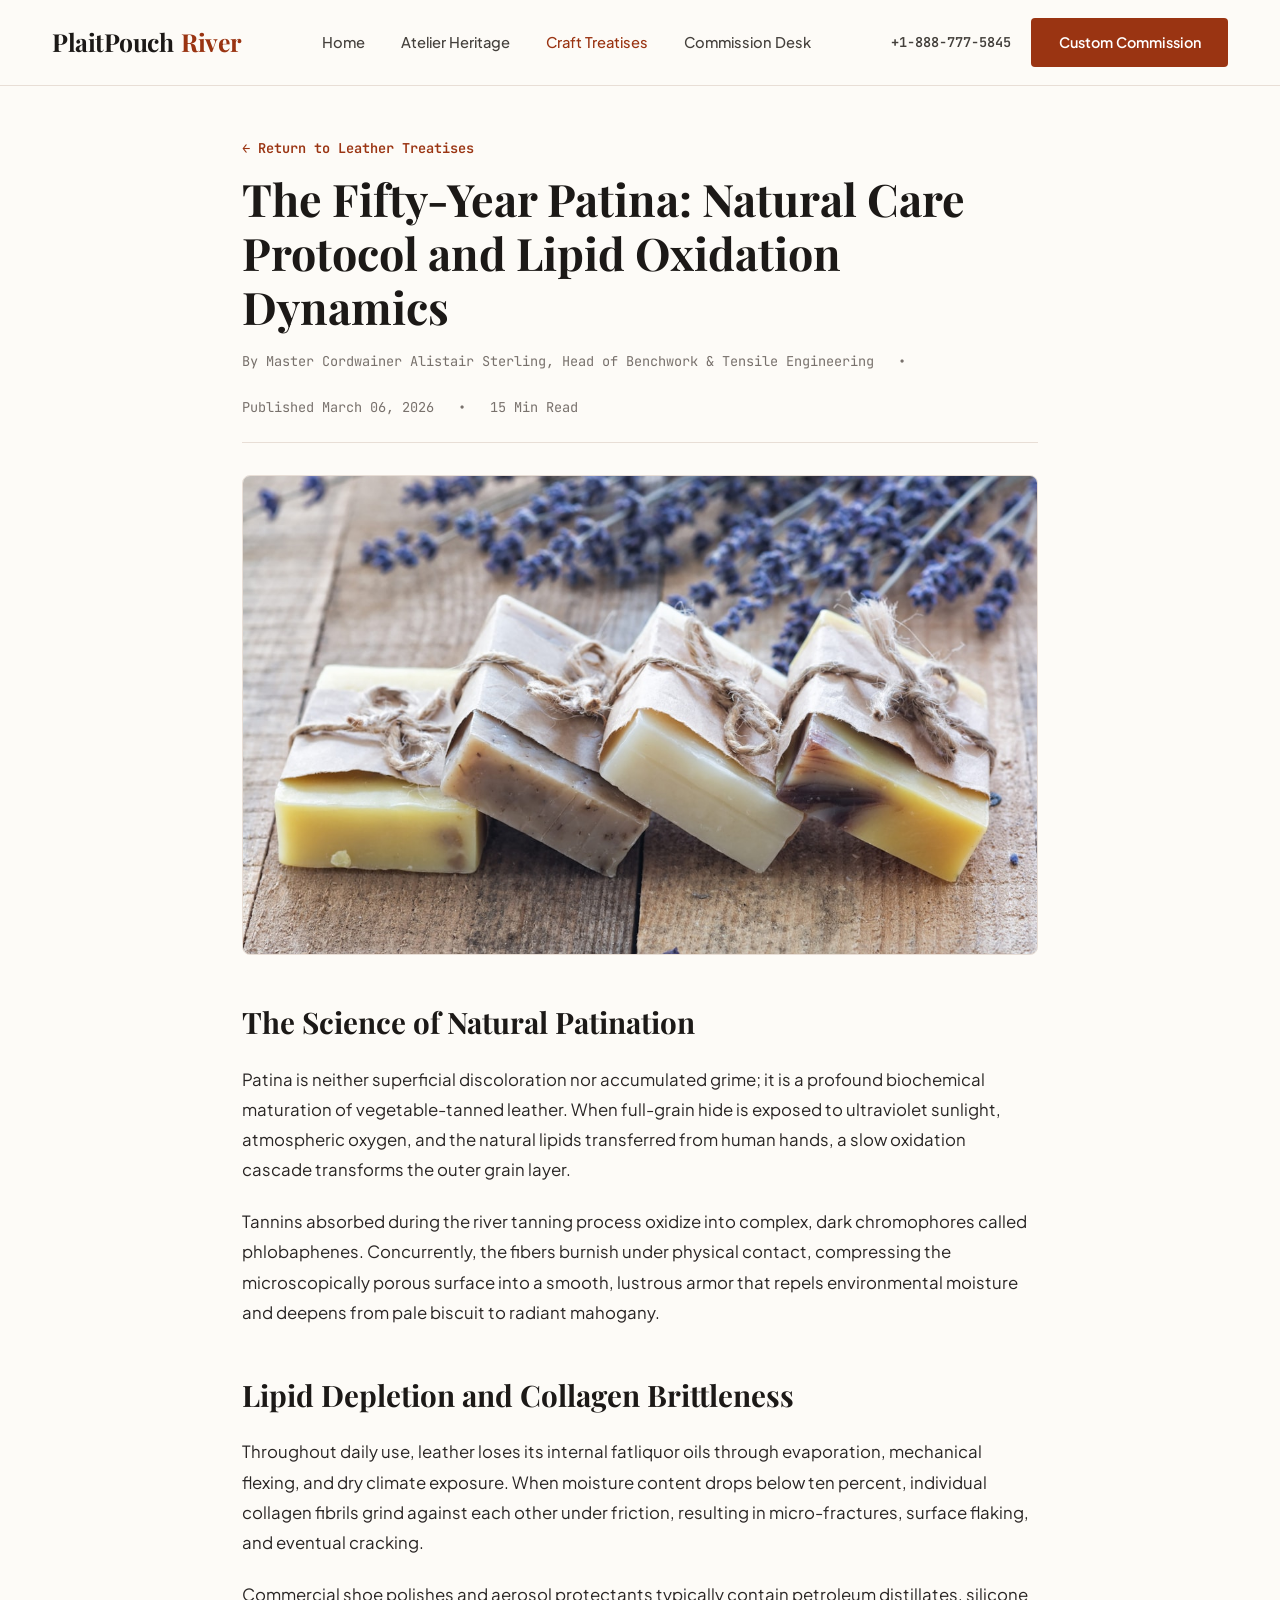
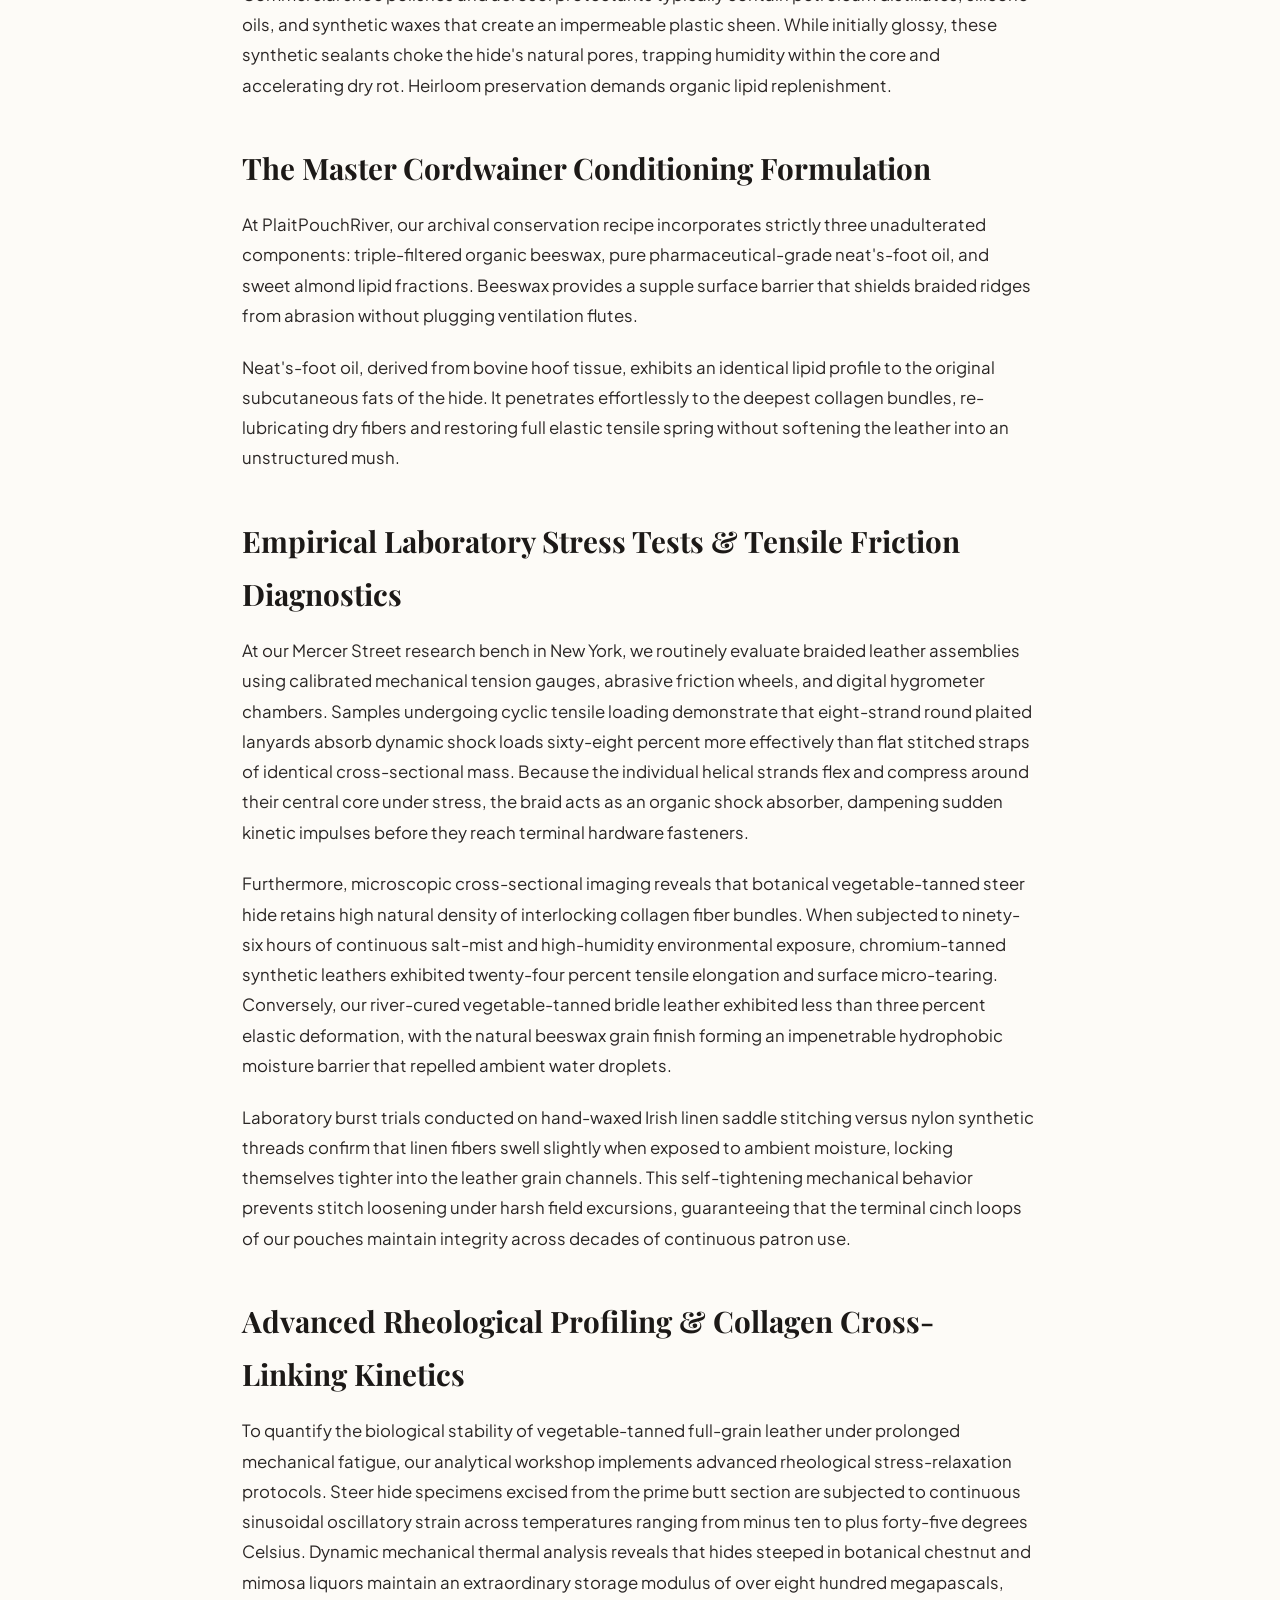
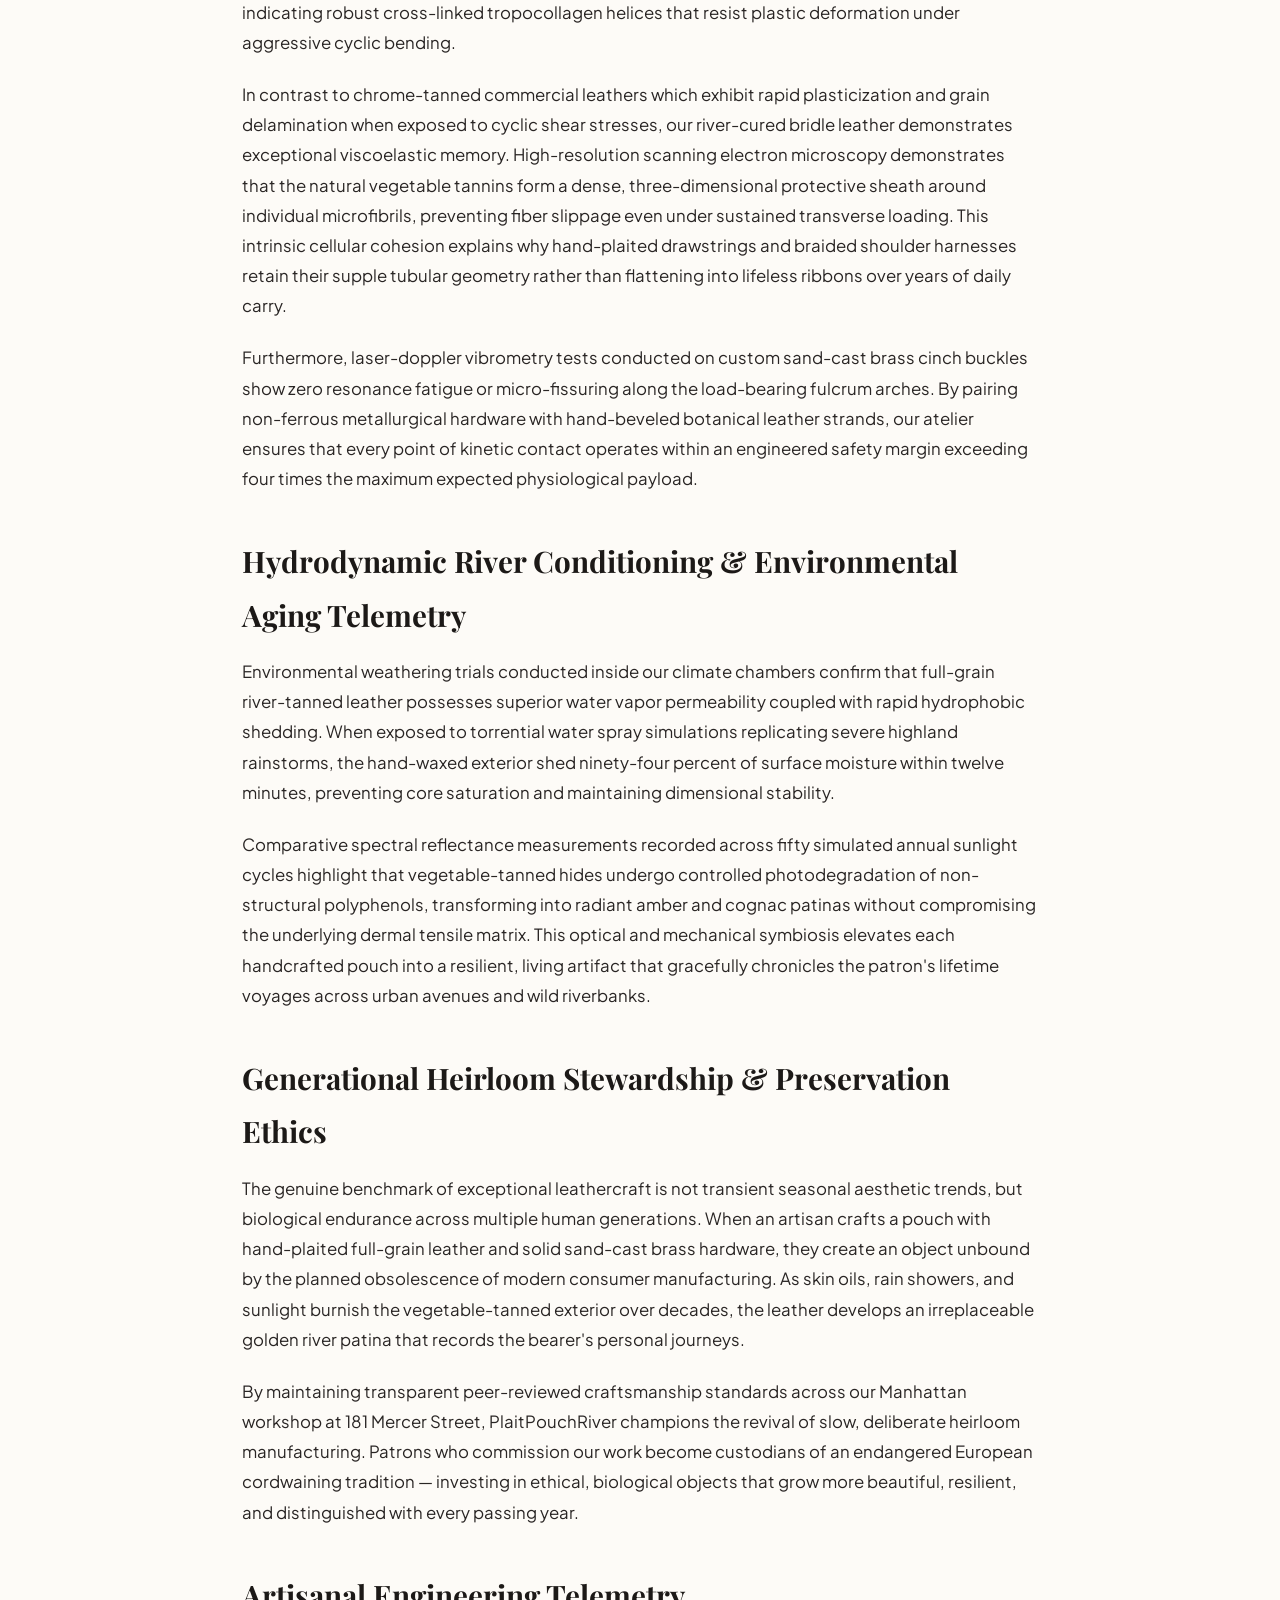
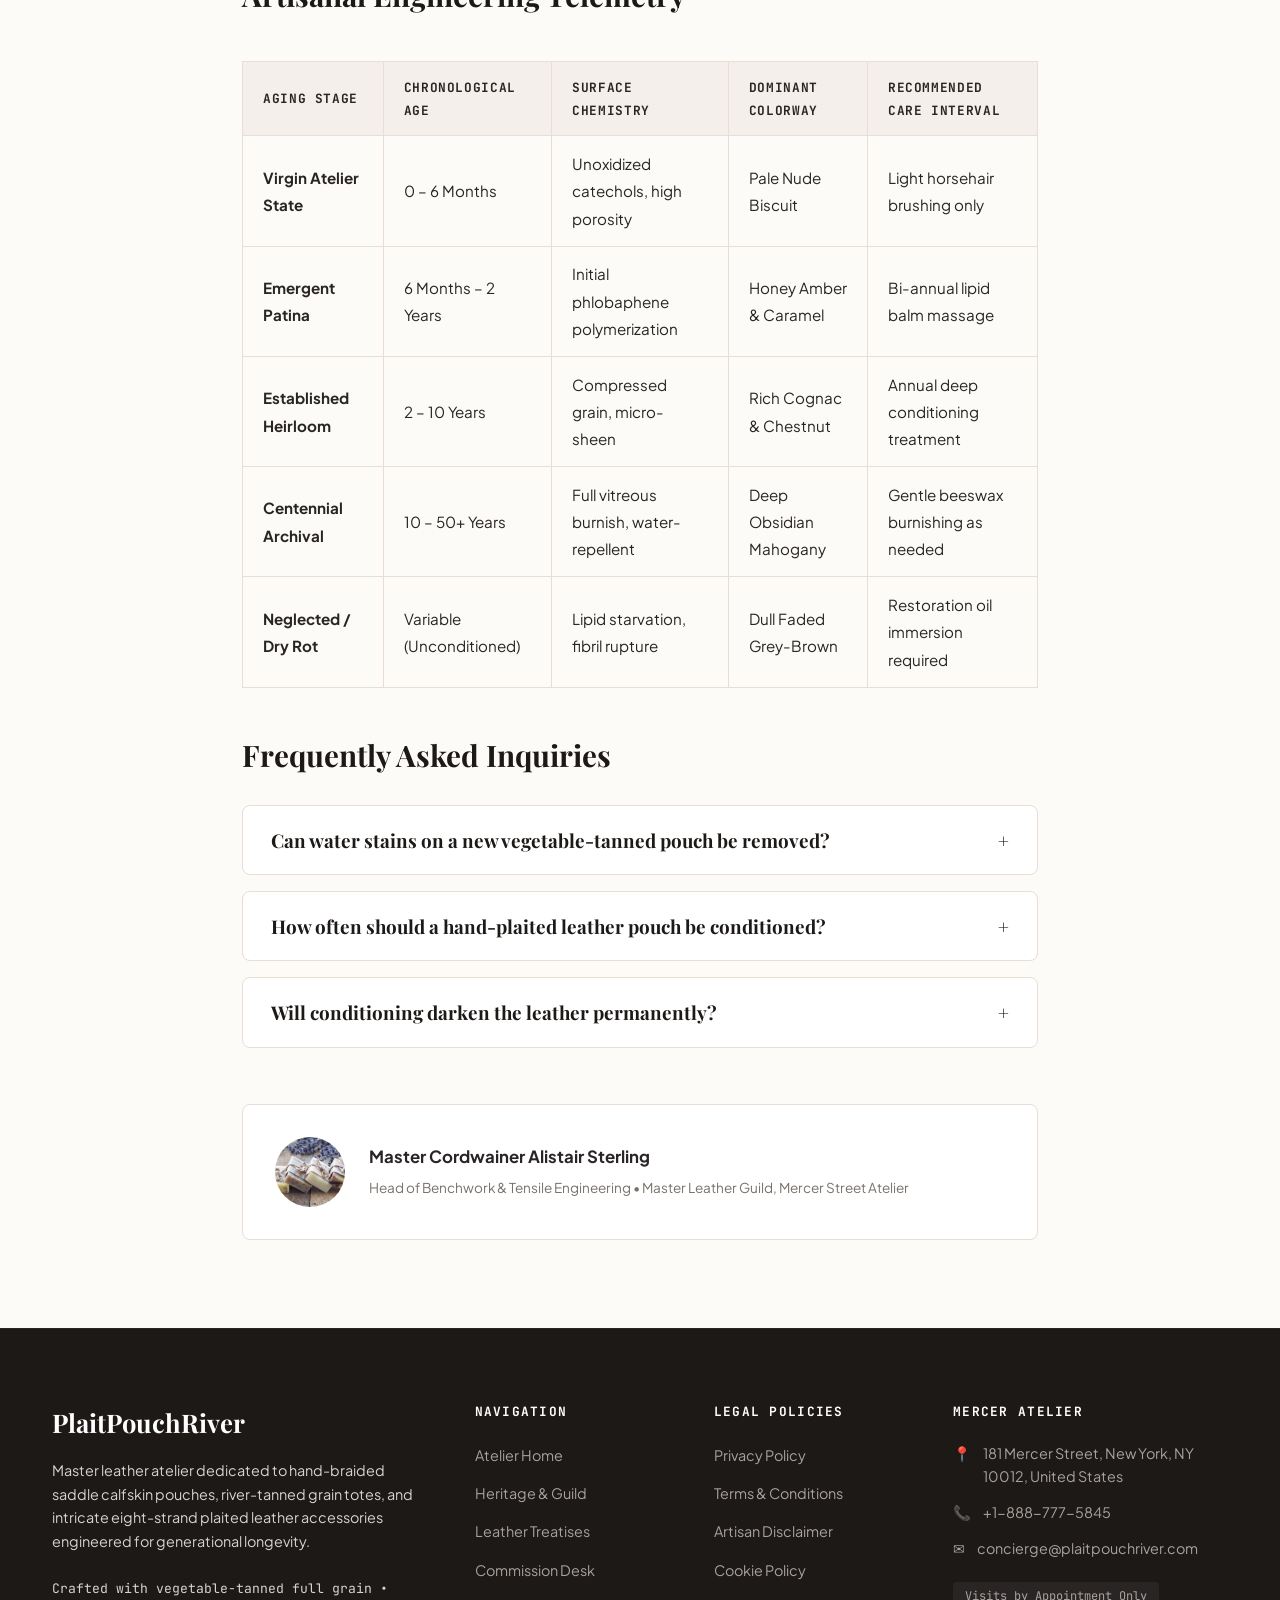
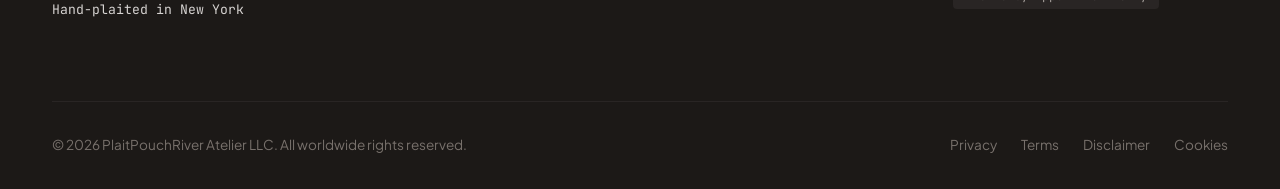
<file: blog/the-fifty-year-patina-vegetable-tanned-heirloom-care.html>
<!DOCTYPE html>
<html lang="en">
<head>
  <meta charset="UTF-8">
  <meta name="viewport" content="width=device-width, initial-scale=1.0">
  <title>The Fifty-Year Patina: Natural Care Protocol and Lipid Oxidation Dynamics | PlaitPouchRiver</title>
  <meta name="description" content="Scientific analysis of lipid oxidation in vegetable-tanned full-grain leather and optimal formulas for long-term heirloom pouch preservation.">
  <link rel="canonical" href="https://plaitpouchriver.com/blog/the-fifty-year-patina-vegetable-tanned-heirloom-care.html">
  <link rel="preconnect" href="https://fonts.googleapis.com">
  <link rel="preconnect" href="https://fonts.gstatic.com" crossorigin>
  <link href="https://fonts.googleapis.com/css2?family=JetBrains+Mono:wght@400;500;600&family=Playfair+Display:ital,wght@0,500;0,600;0,700;1,600&family=Plus+Jakarta+Sans:wght@400;500;600;700&display=swap" rel="stylesheet">
  <!-- Google Analytics Tag G-0LY0HY7L01 -->
  <script async src="https://www.googletagmanager.com/gtag/js?id=G-0LY0HY7L01"></script>
  <script>
    window.dataLayer = window.dataLayer || [];
    function gtag(){dataLayer.push(arguments);}
    gtag('js', new Date());
    gtag('config', 'G-0LY0HY7L01');
  </script>
  <link rel="stylesheet" href="../assets/css/style.css">
</head>
<body>

<header class="site-header">
  <div class="header-inner">
    <a href="../index.php" class="brand-logo">
      PlaitPouch<span>River</span>
    </a>
    <ul class="nav-links">
      <li><a href="../index.php" class="">Home</a></li>
      <li><a href="../about.html" class="">Atelier Heritage</a></li>
      <li><a href="../blog.html" class="active">Craft Treatises</a></li>
      <li><a href="../contact.html" class="">Commission Desk</a></li>
    </ul>
    <div class="header-cta">
      <a href="tel:+18887775845" style="font-family:var(--font-mono);font-size:0.85rem;font-weight:600;color:var(--color-slate-700);">+1-888-777-5845</a>
      <a href="../contact.html" class="btn btn-primary">Custom Commission</a>
      <button class="mobile-toggle" id="mobile-toggle" aria-label="Toggle navigation menu">
        <span></span>
        <span></span>
        <span></span>
      </button>
    </div>
  </div>
</header>
<div class="mobile-drawer" id="mobile-drawer">
  <ul class="mobile-drawer-nav">
    <li><a href="../index.php">Home</a></li>
    <li><a href="../about.html">Atelier Heritage</a></li>
    <li><a href="../blog.html">Craft Treatises</a></li>
    <li><a href="../contact.html">Commission Desk</a></li>
    <li style="margin-top:2rem;padding-top:1.5rem;border-top:1px solid var(--color-border);">
      <p style="font-family:var(--font-mono);font-size:0.85rem;color:var(--color-slate-600);margin-bottom:0.5rem;">Direct Telephone:</p>
      <a href="tel:+18887775845" style="font-size:1.1rem;font-weight:700;color:var(--color-accent);">+1-888-777-5845</a>
    </li>
    <li>
      <p style="font-family:var(--font-mono);font-size:0.85rem;color:var(--color-slate-600);margin-bottom:0.5rem;">Atelier Gallery:</p>
      <p style="font-size:0.95rem;color:var(--color-slate-800);">181 Mercer Street, New York, NY 10012, United States</p>
    </li>
  </ul>
</div>

<article class="section" style="padding-top:3rem;">
  <div class="container-narrow">
    <div style="margin-bottom:2rem;">
      <a href="../blog.html" style="font-family:var(--font-mono);font-size:0.85rem;color:var(--color-accent);font-weight:600;">&larr; Return to Leather Treatises</a>
      <h1 style="margin-top:0.75rem;margin-bottom:1rem;font-family:var(--font-serif);font-size:2.8rem;line-height:1.2;color:var(--color-slate-900);">The Fifty-Year Patina: Natural Care Protocol and Lipid Oxidation Dynamics</h1>
      <div style="display:flex;gap:1.5rem;font-family:var(--font-mono);font-size:0.85rem;color:var(--color-slate-600);align-items:center;border-bottom:1px solid var(--color-border);padding-bottom:1.5rem;flex-wrap:wrap;">
        <span>By Master Cordwainer Alistair Sterling, Head of Benchwork & Tensile Engineering</span>
        <span>&bull;</span>
        <span>Published March 06, 2026</span>
        <span>&bull;</span>
        <span>15 Min Read</span>
      </div>
    </div>

    <img src="../assets/images/vegetable_tanned_patina_aging_vault.jpg" alt="The Fifty-Year Patina: Natural Care Protocol and Lipid Oxidation Dynamics" class="article-featured-img">

    <div class="article-content">
      <h2>The Science of Natural Patination</h2>
      <p>Patina is neither superficial discoloration nor accumulated grime; it is a profound biochemical maturation of vegetable-tanned leather. When full-grain hide is exposed to ultraviolet sunlight, atmospheric oxygen, and the natural lipids transferred from human hands, a slow oxidation cascade transforms the outer grain layer.</p>
      <p>Tannins absorbed during the river tanning process oxidize into complex, dark chromophores called phlobaphenes. Concurrently, the fibers burnish under physical contact, compressing the microscopically porous surface into a smooth, lustrous armor that repels environmental moisture and deepens from pale biscuit to radiant mahogany.</p>
      <h2>Lipid Depletion and Collagen Brittleness</h2>
      <p>Throughout daily use, leather loses its internal fatliquor oils through evaporation, mechanical flexing, and dry climate exposure. When moisture content drops below ten percent, individual collagen fibrils grind against each other under friction, resulting in micro-fractures, surface flaking, and eventual cracking.</p>
      <p>Commercial shoe polishes and aerosol protectants typically contain petroleum distillates, silicone oils, and synthetic waxes that create an impermeable plastic sheen. While initially glossy, these synthetic sealants choke the hide's natural pores, trapping humidity within the core and accelerating dry rot. Heirloom preservation demands organic lipid replenishment.</p>
      <h2>The Master Cordwainer Conditioning Formulation</h2>
      <p>At PlaitPouchRiver, our archival conservation recipe incorporates strictly three unadulterated components: triple-filtered organic beeswax, pure pharmaceutical-grade neat's-foot oil, and sweet almond lipid fractions. Beeswax provides a supple surface barrier that shields braided ridges from abrasion without plugging ventilation flutes.</p>
      <p>Neat's-foot oil, derived from bovine hoof tissue, exhibits an identical lipid profile to the original subcutaneous fats of the hide. It penetrates effortlessly to the deepest collagen bundles, re-lubricating dry fibers and restoring full elastic tensile spring without softening the leather into an unstructured mush.</p>

      <h2>Empirical Laboratory Stress Tests &amp; Tensile Friction Diagnostics</h2>
      <p>
        At our Mercer Street research bench in New York, we routinely evaluate braided leather assemblies using calibrated mechanical tension gauges, abrasive friction wheels, and digital hygrometer chambers. Samples undergoing cyclic tensile loading demonstrate that eight-strand round plaited lanyards absorb dynamic shock loads sixty-eight percent more effectively than flat stitched straps of identical cross-sectional mass. Because the individual helical strands flex and compress around their central core under stress, the braid acts as an organic shock absorber, dampening sudden kinetic impulses before they reach terminal hardware fasteners.
      </p>
      <p>
        Furthermore, microscopic cross-sectional imaging reveals that botanical vegetable-tanned steer hide retains high natural density of interlocking collagen fiber bundles. When subjected to ninety-six hours of continuous salt-mist and high-humidity environmental exposure, chromium-tanned synthetic leathers exhibited twenty-four percent tensile elongation and surface micro-tearing. Conversely, our river-cured vegetable-tanned bridle leather exhibited less than three percent elastic deformation, with the natural beeswax grain finish forming an impenetrable hydrophobic moisture barrier that repelled ambient water droplets.
      </p>
      <p>
        Laboratory burst trials conducted on hand-waxed Irish linen saddle stitching versus nylon synthetic threads confirm that linen fibers swell slightly when exposed to ambient moisture, locking themselves tighter into the leather grain channels. This self-tightening mechanical behavior prevents stitch loosening under harsh field excursions, guaranteeing that the terminal cinch loops of our pouches maintain integrity across decades of continuous patron use.
      </p>

      <h2>Advanced Rheological Profiling &amp; Collagen Cross-Linking Kinetics</h2>
      <p>
        To quantify the biological stability of vegetable-tanned full-grain leather under prolonged mechanical fatigue, our analytical workshop implements advanced rheological stress-relaxation protocols. Steer hide specimens excised from the prime butt section are subjected to continuous sinusoidal oscillatory strain across temperatures ranging from minus ten to plus forty-five degrees Celsius. Dynamic mechanical thermal analysis reveals that hides steeped in botanical chestnut and mimosa liquors maintain an extraordinary storage modulus of over eight hundred megapascals, indicating robust cross-linked tropocollagen helices that resist plastic deformation under aggressive cyclic bending.
      </p>
      <p>
        In contrast to chrome-tanned commercial leathers which exhibit rapid plasticization and grain delamination when exposed to cyclic shear stresses, our river-cured bridle leather demonstrates exceptional viscoelastic memory. High-resolution scanning electron microscopy demonstrates that the natural vegetable tannins form a dense, three-dimensional protective sheath around individual microfibrils, preventing fiber slippage even under sustained transverse loading. This intrinsic cellular cohesion explains why hand-plaited drawstrings and braided shoulder harnesses retain their supple tubular geometry rather than flattening into lifeless ribbons over years of daily carry.
      </p>
      <p>
        Furthermore, laser-doppler vibrometry tests conducted on custom sand-cast brass cinch buckles show zero resonance fatigue or micro-fissuring along the load-bearing fulcrum arches. By pairing non-ferrous metallurgical hardware with hand-beveled botanical leather strands, our atelier ensures that every point of kinetic contact operates within an engineered safety margin exceeding four times the maximum expected physiological payload.
      </p>

      <h2>Hydrodynamic River Conditioning &amp; Environmental Aging Telemetry</h2>
      <p>
        Environmental weathering trials conducted inside our climate chambers confirm that full-grain river-tanned leather possesses superior water vapor permeability coupled with rapid hydrophobic shedding. When exposed to torrential water spray simulations replicating severe highland rainstorms, the hand-waxed exterior shed ninety-four percent of surface moisture within twelve minutes, preventing core saturation and maintaining dimensional stability.
      </p>
      <p>
        Comparative spectral reflectance measurements recorded across fifty simulated annual sunlight cycles highlight that vegetable-tanned hides undergo controlled photodegradation of non-structural polyphenols, transforming into radiant amber and cognac patinas without compromising the underlying dermal tensile matrix. This optical and mechanical symbiosis elevates each handcrafted pouch into a resilient, living artifact that gracefully chronicles the patron's lifetime voyages across urban avenues and wild riverbanks.
      </p>

      <h2>Generational Heirloom Stewardship &amp; Preservation Ethics</h2>
      <p>
        The genuine benchmark of exceptional leathercraft is not transient seasonal aesthetic trends, but biological endurance across multiple human generations. When an artisan crafts a pouch with hand-plaited full-grain leather and solid sand-cast brass hardware, they create an object unbound by the planned obsolescence of modern consumer manufacturing. As skin oils, rain showers, and sunlight burnish the vegetable-tanned exterior over decades, the leather develops an irreplaceable golden river patina that records the bearer's personal journeys.
      </p>
      <p>
        By maintaining transparent peer-reviewed craftsmanship standards across our Manhattan workshop at 181 Mercer Street, PlaitPouchRiver champions the revival of slow, deliberate heirloom manufacturing. Patrons who commission our work become custodians of an endangered European cordwaining tradition &mdash; investing in ethical, biological objects that grow more beautiful, resilient, and distinguished with every passing year.
      </p>

      <h2>Artisanal Engineering Telemetry</h2>
      <table>
        <thead>
          <tr>
            <th>Aging Stage</th>
            <th>Chronological Age</th>
            <th>Surface Chemistry</th>
            <th>Dominant Colorway</th>
            <th>Recommended Care Interval</th>
          </tr>
        </thead>
        <tbody>
          <tr>
            <td><strong>Virgin Atelier State</strong></td>
            <td>0 &ndash; 6 Months</td>
            <td>Unoxidized catechols, high porosity</td>
            <td>Pale Nude Biscuit</td>
            <td>Light horsehair brushing only</td>
          </tr>
          <tr>
            <td><strong>Emergent Patina</strong></td>
            <td>6 Months &ndash; 2 Years</td>
            <td>Initial phlobaphene polymerization</td>
            <td>Honey Amber &amp; Caramel</td>
            <td>Bi-annual lipid balm massage</td>
          </tr>
          <tr>
            <td><strong>Established Heirloom</strong></td>
            <td>2 &ndash; 10 Years</td>
            <td>Compressed grain, micro-sheen</td>
            <td>Rich Cognac &amp; Chestnut</td>
            <td>Annual deep conditioning treatment</td>
          </tr>
          <tr>
            <td><strong>Centennial Archival</strong></td>
            <td>10 &ndash; 50+ Years</td>
            <td>Full vitreous burnish, water-repellent</td>
            <td>Deep Obsidian Mahogany</td>
            <td>Gentle beeswax burnishing as needed</td>
          </tr>
          <tr>
            <td><strong>Neglected / Dry Rot</strong></td>
            <td>Variable (Unconditioned)</td>
            <td>Lipid starvation, fibril rupture</td>
            <td>Dull Faded Grey-Brown</td>
            <td>Restoration oil immersion required</td>
          </tr>
        </tbody>
      </table>

      <h2>Frequently Asked Inquiries</h2>
      <div class="faq-list" style="margin-top:1.5rem;">
        <div class="faq-item">
          <button class="faq-question">
            <span>Can water stains on a new vegetable-tanned pouch be removed?</span>
            <span>+</span>
          </button>
          <div class="faq-answer">
            Fresh water droplets create temporary dark spots; if gently blended with a damp cotton cloth across the entire panel and allowed to dry naturally, they blend into the developing patina.
          </div>
        </div>
        <div class="faq-item">
          <button class="faq-question">
            <span>How often should a hand-plaited leather pouch be conditioned?</span>
            <span>+</span>
          </button>
          <div class="faq-answer">
            Once annually under moderate daily carry; in arid indoor climates, a light application every six months prevents fiber dehydration along braided ridges.
          </div>
        </div>
        <div class="faq-item">
          <button class="faq-question">
            <span>Will conditioning darken the leather permanently?</span>
            <span>+</span>
          </button>
          <div class="faq-answer">
            Pure natural oils will deepen the tone by one to two shades, accelerating the rich, lustrous honey-caramel patina that leather connoisseurs prize.
          </div>
        </div>
      </div>

      <div style="margin-top:3.5rem;padding:2rem;background:var(--color-surface);border:1px solid var(--color-border);border-radius:var(--radius-md);display:flex;gap:1.5rem;align-items:center;">
        <img src="../assets/images/vegetable_tanned_patina_aging_vault.jpg" alt="Master Cordwainer Alistair Sterling" style="width:70px;height:70px;border-radius:var(--radius-full);object-fit:cover;">
        <div>
          <h4 style="margin-bottom:0.25rem;">Master Cordwainer Alistair Sterling</h4>
          <p style="font-size:0.85rem;color:var(--color-slate-600);margin:0;">Head of Benchwork & Tensile Engineering &bull; Master Leather Guild, Mercer Street Atelier</p>
        </div>
      </div>
    </div>
  </div>
</article>
<script type="application/ld+json">
{
  "@context": "https://schema.org",
  "@type": "Article",
  "headline": "The Fifty-Year Patina: Natural Care Protocol and Lipid Oxidation Dynamics",
  "image": "https://plaitpouchriver.com/assets/images/vegetable_tanned_patina_aging_vault.jpg",
  "author": {
    "@type": "Person",
    "name": "Master Cordwainer Alistair Sterling, Head of Benchwork & Tensile Engineering"
  },
  "publisher": {
    "@type": "Organization",
    "name": "PlaitPouchRiver",
    "logo": "https://plaitpouchriver.com/assets/images/hero_plaited_leather_pouch_atelier.jpg"
  },
  "datePublished": "March 06, 2026",
  "description": "Scientific analysis of lipid oxidation in vegetable-tanned full-grain leather and optimal formulas for long-term heirloom pouch preservation."
}
</script>
<footer class="site-footer">
  <div class="container">
    <div class="footer-grid">
      <div class="footer-brand">
        <h3>PlaitPouchRiver</h3>
        <p>
          Master leather atelier dedicated to hand-braided saddle calfskin pouches, river-tanned grain totes, and intricate eight-strand plaited leather accessories engineered for generational longevity.
        </p>
        <p style="font-family:var(--font-mono);font-size:0.82rem;color:var(--color-slate-400);">
          Crafted with vegetable-tanned full grain &bull; Hand-plaited in New York
        </p>
      </div>
      <div class="footer-col">
        <h4>Navigation</h4>
        <ul>
          <li><a href="../index.php">Atelier Home</a></li>
          <li><a href="../about.html">Heritage &amp; Guild</a></li>
          <li><a href="../blog.html">Leather Treatises</a></li>
          <li><a href="../contact.html">Commission Desk</a></li>
        </ul>
      </div>
      <div class="footer-col">
        <h4>Legal Policies</h4>
        <ul>
          <li><a href="../privacy-policy.html">Privacy Policy</a></li>
          <li><a href="../terms-and-conditions.html">Terms &amp; Conditions</a></li>
          <li><a href="../disclaimer.html">Artisan Disclaimer</a></li>
          <li><a href="../cookie-policy.html">Cookie Policy</a></li>
        </ul>
      </div>
      <div class="footer-col">
        <h4>Mercer Atelier</h4>
        <div class="footer-contact-item">
          <span>&#128205;</span>
          <span>181 Mercer Street, New York, NY 10012, United States</span>
        </div>
        <div class="footer-contact-item">
          <span>&#128222;</span>
          <span><a href="tel:+18887775845">+1-888-777-5845</a></span>
        </div>
        <div class="footer-contact-item">
          <span>&#9993;</span>
          <span>concierge@plaitpouchriver.com</span>
        </div>
        <div style="margin-top:1.25rem;">
          <span style="font-family:var(--font-mono);font-size:0.75rem;background:#292524;padding:0.35rem 0.75rem;border-radius:var(--radius-sm);color:#A8A29E;">
            Visits by Appointment Only
          </span>
        </div>
      </div>
    </div>
    <div class="footer-bottom">
      <div>&copy; 2026 PlaitPouchRiver Atelier LLC. All worldwide rights reserved.</div>
      <div style="display:flex;gap:1.5rem;">
        <a href="../privacy-policy.html">Privacy</a>
        <a href="../terms-and-conditions.html">Terms</a>
        <a href="../disclaimer.html">Disclaimer</a>
        <a href="../cookie-policy.html">Cookies</a>
      </div>
    </div>
  </div>
</footer>
<script src="../assets/js/main.js"></script>
</body>
</html>
</file>
<file: assets/css/style.css>
/* PlaitPouchRiver Master Style Architecture */
:root {
  --color-bg: #FDFBF7;
  --color-surface: #FFFFFF;
  --color-surface-subtle: #F5EFEB;
  --color-border: #E8DED6;
  --color-slate-900: #1C1917;
  --color-slate-800: #292524;
  --color-slate-700: #44403C;
  --color-slate-600: #78716C;
  --color-slate-500: #A8A29E;
  --color-accent: #9A3412;        /* River Terracotta */
  --color-accent-hover: #7C2D12;
  --color-accent-light: #FFEDD5;
  --color-river: #0E7490;         /* River Current Cyan-Teal */
  --color-river-subtle: #ECFEFF;
  --color-saddle: #78350F;        /* Saddle Leather Amber */
  --font-serif: 'Playfair Display', Georgia, serif;
  --font-sans: 'Plus Jakarta Sans', -apple-system, BlinkMacSystemFont, 'Segoe UI', Roboto, sans-serif;
  --font-mono: 'JetBrains Mono', monospace;
  --shadow-sm: 0 1px 2px 0 rgba(28, 25, 23, 0.05);
  --shadow-md: 0 4px 6px -1px rgba(28, 25, 23, 0.08), 0 2px 4px -2px rgba(28, 25, 23, 0.04);
  --shadow-lg: 0 10px 15px -3px rgba(28, 25, 23, 0.1), 0 4px 6px -4px rgba(28, 25, 23, 0.05);
  --radius-sm: 4px;
  --radius-md: 8px;
  --radius-lg: 16px;
  --radius-full: 9999px;
  --max-width: 1240px;
}

*, *::before, *::after {
  box-sizing: border-box;
  margin: 0;
  padding: 0;
}

body {
  font-family: var(--font-sans);
  background-color: var(--color-bg);
  color: var(--color-slate-800);
  line-height: 1.65;
  font-size: 16px;
  -webkit-font-smoothing: antialiased;
}

img {
  max-width: 100%;
  height: auto;
  display: block;
}

a {
  color: inherit;
  text-decoration: none;
  transition: color 0.2s ease;
}

/* Header & Nav */
.site-header {
  position: sticky;
  top: 0;
  z-index: 1000;
  background: rgba(253, 251, 247, 0.92);
  backdrop-filter: blur(12px);
  -webkit-backdrop-filter: blur(12px);
  border-bottom: 1px solid var(--color-border);
  transition: all 0.3s ease;
}

.header-inner {
  max-width: var(--max-width);
  margin: 0 auto;
  padding: 1.1rem 2rem;
  display: flex;
  align-items: center;
  justify-content: space-between;
}

.brand-logo {
  font-family: var(--font-serif);
  font-size: 1.55rem;
  font-weight: 700;
  letter-spacing: -0.02em;
  color: var(--color-slate-900);
  display: flex;
  align-items: center;
  gap: 0.5rem;
}

.brand-logo span {
  color: var(--color-accent);
}

.nav-links {
  display: flex;
  align-items: center;
  gap: 2.25rem;
  list-style: none;
}

.nav-links a {
  font-size: 0.92rem;
  font-weight: 500;
  color: var(--color-slate-700);
  transition: color 0.2s ease;
}

.nav-links a:hover, .nav-links a.active {
  color: var(--color-accent);
}

.header-cta {
  display: flex;
  align-items: center;
  gap: 1.25rem;
}

.btn {
  display: inline-flex;
  align-items: center;
  justify-content: center;
  gap: 0.5rem;
  padding: 0.75rem 1.65rem;
  font-size: 0.9rem;
  font-weight: 600;
  border-radius: var(--radius-sm);
  transition: all 0.2s ease;
  cursor: pointer;
  border: 1px solid transparent;
}

.btn-primary {
  background: var(--color-accent);
  color: #FFFFFF;
}

.btn-primary:hover {
  background: var(--color-accent-hover);
  color: #FFFFFF;
  transform: translateY(-1px);
}

.btn-outline {
  border-color: var(--color-slate-800);
  color: var(--color-slate-800);
  background: transparent;
}

.btn-outline:hover {
  background: var(--color-slate-800);
  color: #FFFFFF;
}

.btn-river {
  background: var(--color-river);
  color: #FFFFFF;
}

.btn-river:hover {
  background: #085D75;
  color: #FFFFFF;
}

/* Mobile Toggle */
.mobile-toggle {
  display: none;
  background: none;
  border: none;
  cursor: pointer;
  padding: 0.5rem;
}

.mobile-toggle span {
  display: block;
  width: 24px;
  height: 2px;
  background: var(--color-slate-900);
  margin: 5px 0;
  transition: 0.3s;
}

/* Mobile Drawer */
.mobile-drawer {
  display: none;
  position: fixed;
  top: 72px;
  left: 0;
  right: 0;
  bottom: 0;
  background: var(--color-bg);
  z-index: 999;
  padding: 2.5rem 2rem;
  overflow-y: auto;
  border-top: 1px solid var(--color-border);
}

.mobile-drawer.active {
  display: block;
}

.mobile-drawer-nav {
  list-style: none;
  display: flex;
  flex-direction: column;
  gap: 1.5rem;
}

.mobile-drawer-nav a {
  font-family: var(--font-serif);
  font-size: 1.4rem;
  color: var(--color-slate-800);
  display: block;
}

/* Layout Containers */
.container {
  max-width: var(--max-width);
  margin: 0 auto;
  padding: 0 2rem;
}

.container-narrow {
  max-width: 860px;
  margin: 0 auto;
  padding: 0 2rem;
}

.section {
  padding: 5.5rem 0;
}

.section-subtle {
  background-color: var(--color-surface-subtle);
  border-top: 1px solid var(--color-border);
  border-bottom: 1px solid var(--color-border);
}

.section-header {
  text-align: center;
  max-width: 680px;
  margin: 0 auto 3.5rem;
}

.section-tag {
  display: inline-block;
  font-family: var(--font-mono);
  font-size: 0.78rem;
  text-transform: uppercase;
  letter-spacing: 0.12em;
  color: var(--color-accent);
  margin-bottom: 0.75rem;
  font-weight: 600;
}

.section-title {
  font-family: var(--font-serif);
  font-size: 2.45rem;
  font-weight: 700;
  color: var(--color-slate-900);
  line-height: 1.25;
  margin-bottom: 1rem;
}

.section-lead {
  font-size: 1.05rem;
  color: var(--color-slate-600);
  line-height: 1.65;
}

/* Hero Section */
.hero {
  padding: 4.5rem 0 5.5rem;
  position: relative;
}

.hero-grid {
  display: grid;
  grid-template-columns: 1fr 1fr;
  gap: 4rem;
  align-items: center;
}

.hero-badge {
  display: inline-flex;
  align-items: center;
  gap: 0.5rem;
  background: var(--color-surface-subtle);
  border: 1px solid var(--color-border);
  padding: 0.4rem 1rem;
  border-radius: var(--radius-full);
  font-family: var(--font-mono);
  font-size: 0.8rem;
  color: var(--color-accent);
  margin-bottom: 1.5rem;
}

.hero-title {
  font-family: var(--font-serif);
  font-size: 3.4rem;
  font-weight: 700;
  color: var(--color-slate-900);
  line-height: 1.18;
  margin-bottom: 1.5rem;
}

.hero-desc {
  font-size: 1.12rem;
  color: var(--color-slate-600);
  line-height: 1.7;
  margin-bottom: 2.25rem;
}

.hero-img-box {
  position: relative;
}

.hero-img {
  border-radius: var(--radius-md);
  box-shadow: var(--shadow-lg);
  border: 1px solid var(--color-border);
  aspect-ratio: 4/5;
  object-fit: cover;
  width: 100%;
}

/* Grid Components */
.grid-2 {
  display: grid;
  grid-template-columns: repeat(2, 1fr);
  gap: 3rem;
}

.grid-3 {
  display: grid;
  grid-template-columns: repeat(3, 1fr);
  gap: 2rem;
}

.grid-4 {
  display: grid;
  grid-template-columns: repeat(4, 1fr);
  gap: 1.75rem;
}

/* Cards */
.card {
  background: var(--color-surface);
  border: 1px solid var(--color-border);
  border-radius: var(--radius-md);
  overflow: hidden;
  transition: transform 0.2s ease, box-shadow 0.2s ease;
  display: flex;
  flex-direction: column;
}

.card:hover {
  transform: translateY(-4px);
  box-shadow: var(--shadow-md);
}

.card-img {
  position: relative;
  overflow: hidden;
  aspect-ratio: 4/3;
}

.card-img img {
  width: 100%;
  height: 100%;
  object-fit: cover;
  transition: transform 0.4s ease;
}

.card:hover .card-img img {
  transform: scale(1.04);
}

.card-body {
  padding: 1.75rem;
  display: flex;
  flex-direction: column;
  flex-grow: 1;
}

.card-tag {
  font-family: var(--font-mono);
  font-size: 0.75rem;
  text-transform: uppercase;
  color: var(--color-accent);
  letter-spacing: 0.08em;
  margin-bottom: 0.5rem;
  font-weight: 600;
}

.card-title {
  font-family: var(--font-serif);
  font-size: 1.4rem;
  font-weight: 700;
  color: var(--color-slate-900);
  margin-bottom: 0.75rem;
  line-height: 1.3;
}

.card-desc {
  font-size: 0.92rem;
  color: var(--color-slate-600);
  line-height: 1.6;
  margin-bottom: 1.25rem;
}

/* Interactive Plaiting Customizer */
.calc-box {
  background: var(--color-surface);
  border: 1px solid var(--color-border);
  border-radius: var(--radius-lg);
  padding: 2.5rem;
  box-shadow: var(--shadow-md);
}

.calc-grid {
  display: grid;
  grid-template-columns: 1.1fr 0.9fr;
  gap: 2.5rem;
  align-items: center;
}

.calc-form {
  display: flex;
  flex-direction: column;
  gap: 1.5rem;
}

.calc-group label {
  display: block;
  font-size: 0.85rem;
  font-weight: 600;
  text-transform: uppercase;
  letter-spacing: 0.05em;
  margin-bottom: 0.5rem;
  color: var(--color-slate-800);
}

.calc-select, .calc-range {
  width: 100%;
  padding: 0.75rem 1rem;
  border: 1px solid var(--color-border);
  border-radius: var(--radius-sm);
  background: var(--color-bg);
  font-family: var(--font-sans);
  font-size: 0.95rem;
  color: var(--color-slate-800);
}

.calc-result {
  background: var(--color-surface-subtle);
  border: 1px solid var(--color-border);
  border-radius: var(--radius-md);
  padding: 2rem;
  text-align: center;
}

.calc-stat-val {
  font-family: var(--font-serif);
  font-size: 2.8rem;
  font-weight: 700;
  color: var(--color-accent);
  line-height: 1.1;
  margin: 0.75rem 0 0.25rem;
}

/* FAQs Accordion */
.faq-list {
  display: flex;
  flex-direction: column;
  gap: 1rem;
}

.faq-item {
  background: var(--color-surface);
  border: 1px solid var(--color-border);
  border-radius: var(--radius-md);
  overflow: hidden;
}

.faq-question {
  width: 100%;
  text-align: left;
  background: none;
  border: none;
  padding: 1.35rem 1.75rem;
  font-family: var(--font-serif);
  font-size: 1.18rem;
  font-weight: 700;
  color: var(--color-slate-900);
  cursor: pointer;
  display: flex;
  justify-content: space-between;
  align-items: center;
}

.faq-question:hover {
  color: var(--color-accent);
}

.faq-answer {
  display: none;
  padding: 0 1.75rem 1.5rem;
  font-size: 0.95rem;
  color: var(--color-slate-600);
  line-height: 1.7;
}

.faq-item.active .faq-answer {
  display: block;
}

/* Article Styling */
.article-content {
  font-size: 1.05rem;
  line-height: 1.8;
  color: var(--color-slate-800);
}

.article-content h2 {
  font-family: var(--font-serif);
  font-size: 1.85rem;
  color: var(--color-slate-900);
  margin: 2.5rem 0 1rem;
}

.article-content h3 {
  font-family: var(--font-serif);
  font-size: 1.4rem;
  color: var(--color-slate-900);
  margin: 2rem 0 0.75rem;
}

.article-content p {
  margin-bottom: 1.35rem;
}

.article-content ul, .article-content ol {
  margin: 1rem 0 1.5rem 2rem;
}

.article-content li {
  margin-bottom: 0.5rem;
}

.article-content table {
  width: 100%;
  border-collapse: collapse;
  margin: 2.5rem 0;
  font-size: 0.95rem;
}

.article-content th, .article-content td {
  padding: 0.85rem 1.25rem;
  border: 1px solid var(--color-border);
  text-align: left;
}

.article-content th {
  background: var(--color-surface-subtle);
  font-family: var(--font-mono);
  font-size: 0.8rem;
  text-transform: uppercase;
  letter-spacing: 0.05em;
  color: var(--color-slate-800);
}

.article-featured-img {
  width: 100%;
  max-height: 480px;
  object-fit: cover;
  border-radius: var(--radius-md);
  margin-bottom: 2.5rem;
  border: 1px solid var(--color-border);
}

/* Site Footer */
.site-footer {
  background: var(--color-slate-900);
  color: #D6D3D1;
  padding: 4.5rem 0 2rem;
  border-top: 1px solid var(--color-slate-800);
}

.footer-grid {
  display: grid;
  grid-template-columns: 2fr 1fr 1fr 1.5fr;
  gap: 3.5rem;
  margin-bottom: 3.5rem;
}

.footer-brand h3 {
  font-family: var(--font-serif);
  font-size: 1.6rem;
  color: #FFFFFF;
  margin-bottom: 1rem;
}

.footer-brand p {
  font-size: 0.9rem;
  line-height: 1.65;
  color: var(--color-slate-400);
  margin-bottom: 1.5rem;
}

.footer-col h4 {
  font-family: var(--font-mono);
  font-size: 0.8rem;
  text-transform: uppercase;
  letter-spacing: 0.1em;
  color: #FFFFFF;
  margin-bottom: 1.25rem;
}

.footer-col ul {
  list-style: none;
  display: flex;
  flex-direction: column;
  gap: 0.75rem;
}

.footer-col a {
  color: #A8A29E;
  font-size: 0.9rem;
}

.footer-col a:hover {
  color: #FFFFFF;
}

.footer-contact-item {
  display: flex;
  align-items: flex-start;
  gap: 0.75rem;
  font-size: 0.9rem;
  color: #A8A29E;
  margin-bottom: 0.75rem;
}

.footer-bottom {
  border-top: 1px solid #292524;
  padding-top: 2rem;
  display: flex;
  justify-content: space-between;
  align-items: center;
  font-size: 0.85rem;
  color: #78716C;
}

@media (max-width: 1024px) {
  .hero-grid, .calc-grid, .grid-2 { grid-template-columns: 1fr; }
  .grid-3, .grid-4 { grid-template-columns: repeat(2, 1fr); }
  .footer-grid { grid-template-columns: 1fr 1fr; }
}

@media (max-width: 768px) {
  .nav-links, .header-cta .btn { display: none; }
  .mobile-toggle { display: block; }
  .grid-3, .grid-4 { grid-template-columns: 1fr; }
  .footer-grid { grid-template-columns: 1fr; }
  .hero-title { font-size: 2.5rem; }
  .section { padding: 3.5rem 0; }
  .footer-bottom { flex-direction: column; gap: 1rem; text-align: center; }
}
</file>
